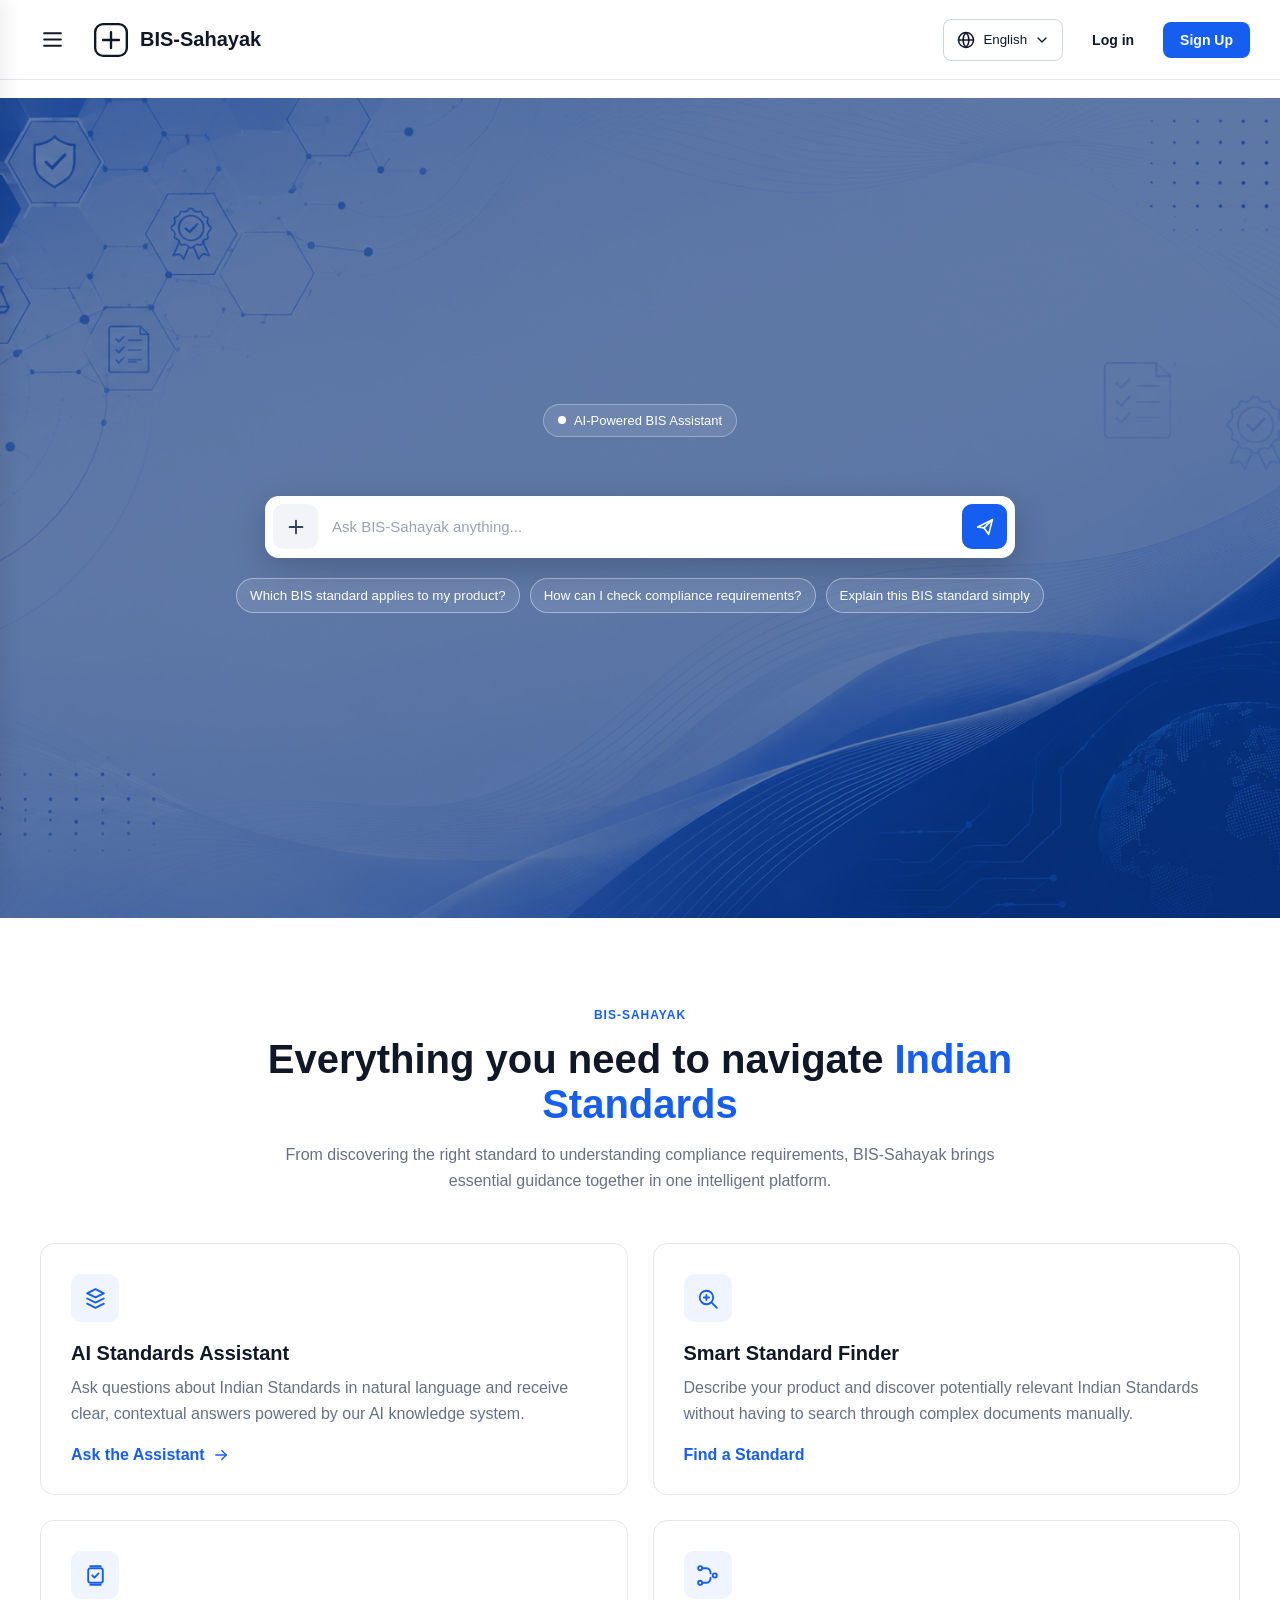
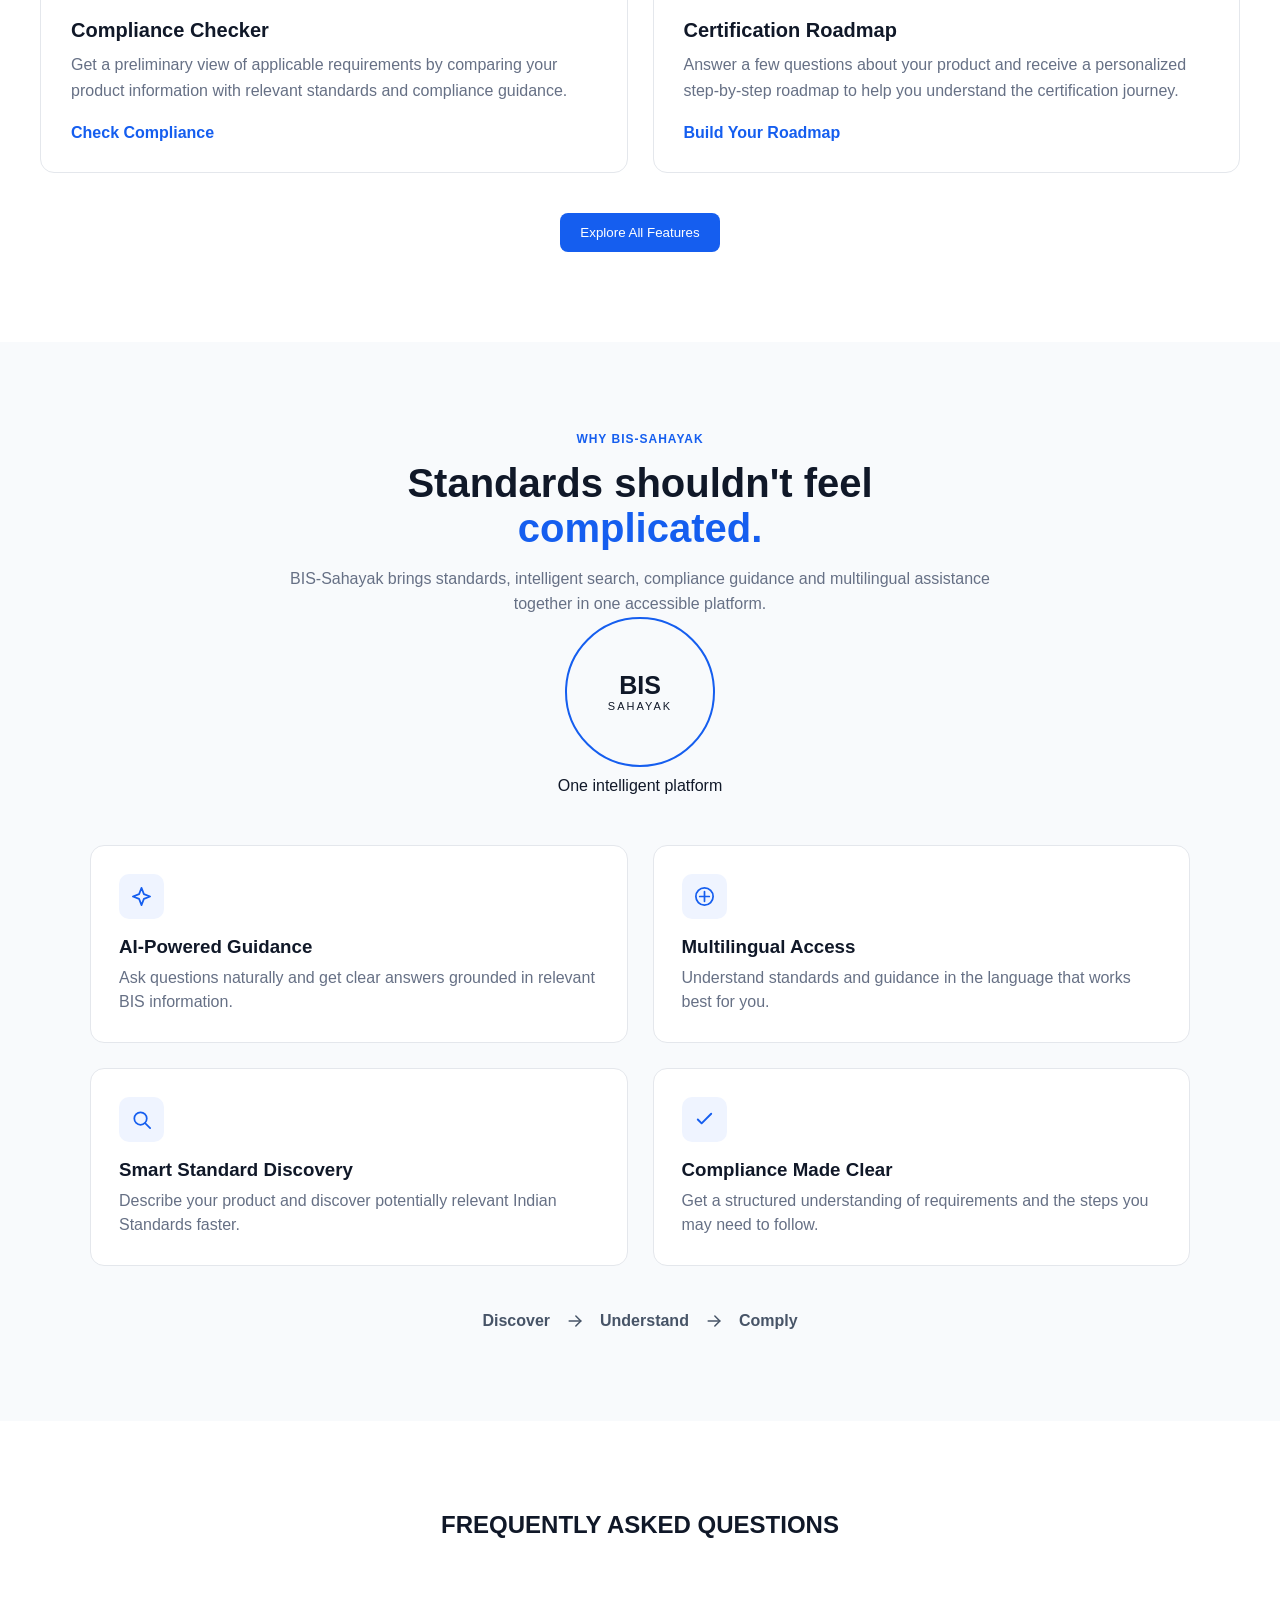
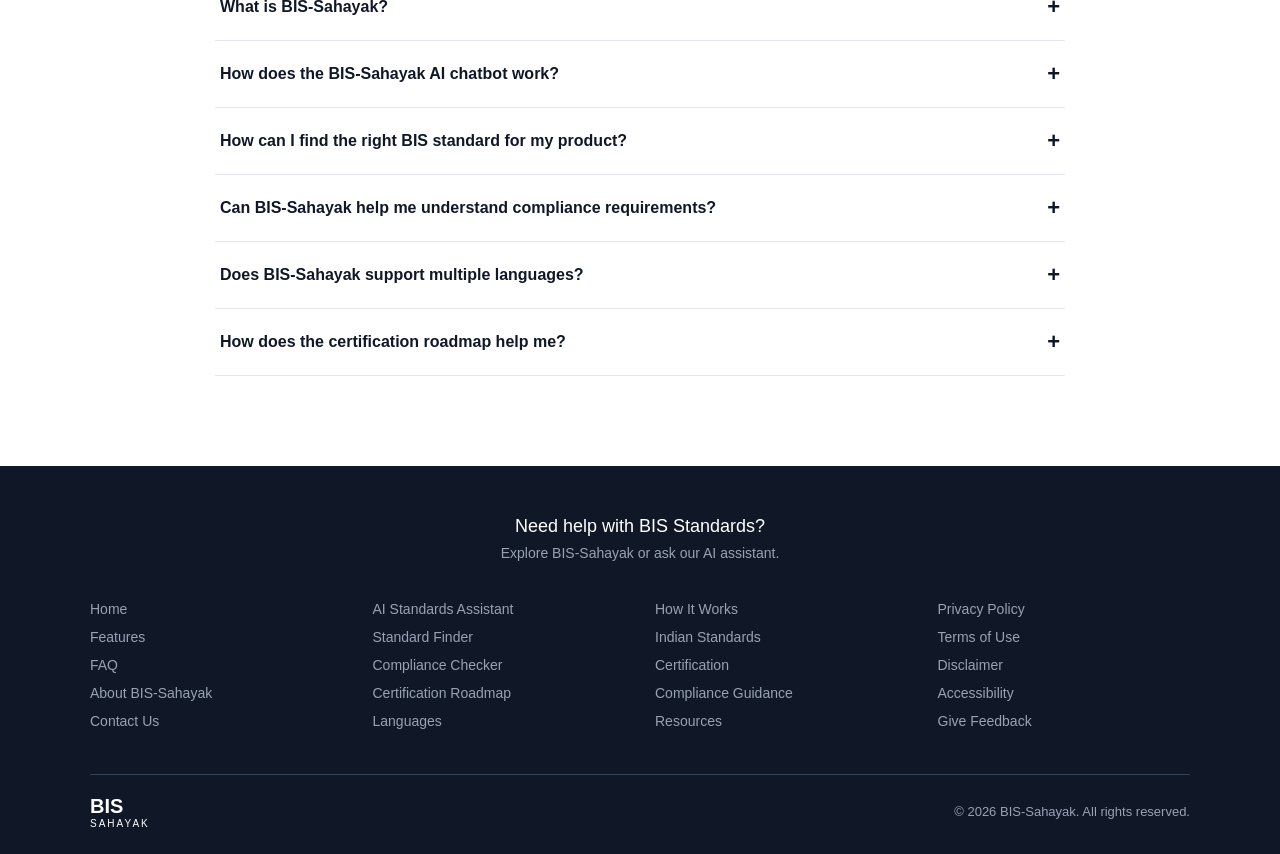
<file: index.html>
N<!DOCTYPE html>
<html lang="en">

<head>
    <meta charset="UTF-8">
    <meta name="viewport" content="width=device-width, initial-scale=1.0">

    <title>BIS-Sahayak</title>

    <link rel="stylesheet" href="style.css">
</head>

<body>

    <!-- =========================================================
         HEADER / NAVBAR
    ========================================================== -->

    <header class="nav">

        <!-- Hamburger -->
        <button class="hamburger" type="button" aria-label="Open menu" aria-controls="sidebar" aria-expanded="false">

            <svg viewBox="0 0 24 24" fill="none">

                <path d="M4 6H20" stroke="currentColor" stroke-width="2" stroke-linecap="round" />

                <path d="M4 12H20" stroke="currentColor" stroke-width="2" stroke-linecap="round" />

                <path d="M4 18H20" stroke="currentColor" stroke-width="2" stroke-linecap="round" />

            </svg>

        </button>


        <!-- Logo -->
        <a href="#hero" class="nav-logo" data-scroll="hero">

            <svg class="logo-icon" viewBox="0 0 48 48" fill="none" xmlns="http://www.w3.org/2000/svg">

                <rect x="4" y="4" width="40" height="40" rx="10" stroke="currentColor" stroke-width="3" />

                <path d="M14 24H34" stroke="currentColor" stroke-width="3" stroke-linecap="round" />

                <path d="M24 14V34" stroke="currentColor" stroke-width="3" stroke-linecap="round" />

            </svg>

            <span>BIS-Sahayak</span>

        </a>


        <!-- Right side -->
        <div class="nav-actions">

            <!-- Language -->
            <button class="language-btn" type="button">

                <svg viewBox="0 0 24 24" fill="none" xmlns="http://www.w3.org/2000/svg">

                    <circle cx="12" cy="12" r="9" stroke="currentColor" stroke-width="1.8" />

                    <path d="M3 12H21" stroke="currentColor" stroke-width="1.8" stroke-linecap="round" />

                    <path d="M12 3C14.5 5.5 15.5 8.5 15.5 12C15.5 15.5 14.5 18.5 12 21" stroke="currentColor"
                        stroke-width="1.8" />

                    <path d="M12 3C9.5 5.5 8.5 8.5 8.5 12C8.5 15.5 9.5 18.5 12 21" stroke="currentColor"
                        stroke-width="1.8" />

                </svg>

                <span class="language-text">English</span>

                <svg class="chevron" viewBox="0 0 24 24" fill="none" xmlns="http://www.w3.org/2000/svg">

                    <path d="M6 9L12 15L18 9" stroke="currentColor" stroke-width="2" stroke-linecap="round"
                        stroke-linejoin="round" />

                </svg>

            </button>


            <!-- Language menu -->
            <div class="language-menu" role="menu">

                <button class="language-option" data-language="English" type="button">
                    English
                </button>

                <button class="language-option" data-language="हिन्दी" type="button">
                    हिन्दी
                </button>

                <button class="language-option" data-language="বাংলা" type="button">
                    বাংলা
                </button>

            </div>


            <!-- Login -->
            <a href="login.html" class="login-btn">
                Log in
            </a>


            <!-- Sign Up -->
            <a href="signup.html" class="signup-btn">
                Sign Up
            </a>

        </div>

    </header>


    <!-- =========================================================
         SIDEBAR
    ========================================================== -->
    <aside class="left_border" id="sidebar" aria-label="Main navigation">

        <!-- Close button -->
        <button class="close-menu close-btn" type="button" aria-label="Close menu">

            <svg viewBox="0 0 24 24" fill="none">

                <path d="M6 6L18 18" stroke="currentColor" stroke-width="2" stroke-linecap="round" />

                <path d="M18 6L6 18" stroke="currentColor" stroke-width="2" stroke-linecap="round" />

            </svg>

        </button>


        <div class="sidebar-menu">

            <!-- HOME -->
            <a href="index.html#hero" class="menu-item active" data-scroll="hero">

                <svg viewBox="0 0 24 24" fill="none">

                    <path d="M3 10.5L12 3L21 10.5V20H14V14H10V20H3V10.5Z" stroke="currentColor" stroke-width="1.8"
                        stroke-linejoin="round" />

                </svg>

                <span>Home</span>

            </a>


            <!-- AI ASSISTANT -->
            <a href="index.html#hero" class="menu-item" data-scroll="hero">

                <svg viewBox="0 0 24 24" fill="none">

                    <path
                        d="M3 11C3 6.58 7.03 3 12 3C16.97 3 21 6.58 21 11C21 15.74 16.97 19.32 12 19.32C10.98 19.32 10 19.17 9.08 18.9L5 21L6.2 16.82C4.24 15.49 3 13.38 3 11Z"
                        stroke="currentColor" stroke-width="1.8" stroke-linecap="round" />

                </svg>

                <span>AI Assistant</span>

            </a>


            <div class="menu-heading">
                BIS SERVICES
            </div>


            <!-- STANDARD FINDER -->
            <a href="standard_finder.html" class="menu-item standard-finder-link">

                <svg viewBox="0 0 24 24" fill="none">

                    <circle cx="11" cy="11" r="7" stroke="currentColor" stroke-width="1.8" />

                    <path d="M16.5 16.5L21 21" stroke="currentColor" stroke-width="1.8" stroke-linecap="round" />

                </svg>

                <span>Standard Finder</span>

            </a>


            <!-- COMPLIANCE CHECKER -->
            <a href="compliance.html" class="menu-item compliance-link">

                <svg viewBox="0 0 24 24" fill="none">

                    <path d="M6 3H14L19 8V21H6V3Z" stroke="currentColor" stroke-width="1.8" stroke-linejoin="round" />

                    <path d="M14 3V8H19" stroke="currentColor" stroke-width="1.8" />

                    <path d="M9 13L11 15L15 11" stroke="currentColor" stroke-width="1.8" stroke-linecap="round"
                        stroke-linejoin="round" />

                </svg>

                <span>Compliance Checker</span>

            </a>


            <!-- CERTIFICATION ROADMAP -->
            <a href="roadmap.html" class="menu-item roadmap-link">

                <svg viewBox="0 0 24 24" fill="none">

                    <circle cx="5" cy="5" r="2" stroke="currentColor" stroke-width="1.8" />

                    <circle cx="19" cy="12" r="2" stroke="currentColor" stroke-width="1.8" />

                    <circle cx="5" cy="19" r="2" stroke="currentColor" stroke-width="1.8" />

                    <path d="M7 5H12L17 12" stroke="currentColor" stroke-width="1.8" />

                    <path d="M7 19H12L17 12" stroke="currentColor" stroke-width="1.8" />

                </svg>

                <span>Certification Roadmap</span>

            </a>


            <!-- BIS SERVICES -->
            <a href="index.html#features" class="menu-item" data-scroll="features">

                <svg viewBox="0 0 24 24" fill="none">

                    <path d="M4 20V9L12 4L20 9V20" stroke="currentColor" stroke-width="1.8" stroke-linejoin="round" />

                    <path d="M8 20V13H16V20" stroke="currentColor" stroke-width="1.8" />

                </svg>

                <span>BIS Services</span>

            </a>


            <div class="menu-heading">
                YOUR ACTIVITY
            </div>


            <!-- CHAT HISTORY -->
            <a href="index.html#why-bis" class="menu-item" data-scroll="why-bis">

                <svg viewBox="0 0 24 24" fill="none">

                    <path d="M4 5H20V17H8L4 21V5Z" stroke="currentColor" stroke-width="1.8" stroke-linejoin="round" />

                </svg>

                <span>Chat History</span>

            </a>


            <!-- MY REPORTS -->
            <a href="index.html#features" class="menu-item" data-scroll="features">

                <svg viewBox="0 0 24 24" fill="none">

                    <path d="M6 3H14L19 8V21H6V3Z" stroke="currentColor" stroke-width="1.8" stroke-linejoin="round" />

                    <path d="M14 3V8H19" stroke="currentColor" stroke-width="1.8" />

                </svg>

                <span>My Reports</span>

            </a>


            <!-- SAVED STANDARDS -->
            <a href="index.html#faq" class="menu-item" data-scroll="faq">

                <svg viewBox="0 0 24 24" fill="none">

                    <path
                        d="M12 3.5L14.6 8.8L20.5 9.7L16.25 13.8L17.25 19.6L12 16.8L6.75 19.6L7.75 13.8L3.5 9.7L9.4 8.8L12 3.5Z"
                        stroke="currentColor" stroke-width="1.8" stroke-linejoin="round" />

                </svg>

                <span>Saved Standards</span>

            </a>


            <div class="menu-heading">
                INFORMATION
            </div>


            <!-- ABOUT -->
            <a href="index.html" class="menu-item">

                <svg viewBox="0 0 24 24" fill="none">

                    <circle cx="12" cy="12" r="9" stroke="currentColor" stroke-width="1.8" />

                    <path d="M12 11V17" stroke="currentColor" stroke-width="1.8" stroke-linecap="round" />

                    <circle cx="12" cy="7.5" r="1" fill="currentColor" />

                </svg>

                <span>About BIS-Sahayak</span>

            </a>


            <!-- HOW IT WORKS -->
            <a href="index.html#features" class="menu-item">

                <svg viewBox="0 0 24 24" fill="none">

                    <circle cx="12" cy="12" r="9" stroke="currentColor" stroke-width="1.8" />

                    <path
                        d="M9.5 9C9.5 7.9 10.4 7 11.5 7H13C14.1 7 15 7.9 15 9C15 10.1 14.1 11 13 11H11.5C10.4 11 9.5 11.9 9.5 13C9.5 14.1 10.4 15 11.5 15H13C14.1 15 15 14.1 15 15"
                        stroke="currentColor" stroke-width="1.8" stroke-linecap="round" />

                    <path d="M12 6V18" stroke="currentColor" stroke-width="1.8" stroke-linecap="round" />

                </svg>

                <span>How It Works</span>

            </a>


            <!-- FAQ -->
            <a href="index.html#faq" class="menu-item" data-scroll="faq">

                <svg viewBox="0 0 24 24" fill="none">

                    <circle cx="12" cy="12" r="9" stroke="currentColor" stroke-width="1.8" />

                    <path
                        d="M9.5 9C9.5 7.6 10.6 6.5 12 6.5C13.4 6.5 14.5 7.6 14.5 9C14.5 10.2 13.8 10.8 12.8 11.4C11.8 12 11.5 12.6 11.5 14"
                        stroke="currentColor" stroke-width="1.8" stroke-linecap="round" />

                    <circle cx="11.5" cy="17" r="1" fill="currentColor" />

                </svg>

                <span>Help &amp; FAQ</span>

            </a>

        </div>

    </aside>

    <!-- =========================================================
         SIDEBAR OVERLAY
    ========================================================== -->

    <div class="sidebar-overlay" aria-hidden="true">
    </div>


    <main class="right_border">

        <!-- =====================================================
         HERO
    ====================================================== -->

        <section class="hero" id="hero">

            <div class="hero-overlay"></div>

            <div class="hero-content">

                <!-- AI ASSISTANT BADGE -->
                <div class="hero-badge">
                    <span class="badge-dot"></span>
                    AI-Powered BIS Assistant
                </div>


                <!-- =================================================
                 CHATBOT
            ================================================= -->

                <div class="chat-wrapper">

                    <!-- CHAT MESSAGES -->
                    <div class="chat-messages" aria-live="polite">
                    </div>


                    <!-- =================================================
                     CHAT BOX
                ================================================= -->

                    <div class="chat-box">

                        <!-- PLUS BUTTON -->

                        <button class="chat-action plus-btn" type="button" aria-label="Add attachment">

                            <svg viewBox="0 0 24 24" fill="none">

                                <path d="M12 5V19" stroke="currentColor" stroke-width="2" stroke-linecap="round" />

                                <path d="M5 12H19" stroke="currentColor" stroke-width="2" stroke-linecap="round" />

                            </svg>

                        </button>


                        <!-- MESSAGE INPUT -->

                        <input type="text" class="chat-input" placeholder="Ask BIS-Sahayak anything..."
                            autocomplete="off">


                        <!-- SEND BUTTON -->

                        <button class="send-btn" type="button" aria-label="Send">

                            <svg viewBox="0 0 24 24" fill="none">

                                <path d="M4 12L20 4L16 20L11 13L4 12Z" stroke="currentColor" stroke-width="1.8"
                                    stroke-linejoin="round" />

                                <path d="M11 13L20 4" stroke="currentColor" stroke-width="1.8" stroke-linecap="round" />

                            </svg>

                        </button>

                    </div>


                    <!-- =================================================
                     ATTACHMENT POPUP
                ================================================== -->

                    <div class="attachment-popup upload-popup">

                        <!-- IMAGE -->

                        <button class="popup-option" data-upload="image" type="button">

                            <svg viewBox="0 0 24 24" fill="none">

                                <rect x="3" y="5" width="18" height="14" rx="2" stroke="currentColor"
                                    stroke-width="1.8" />

                                <circle cx="8" cy="10" r="1.5" stroke="currentColor" stroke-width="1.8" />

                                <path d="M4 17L9 12L13 16L16 13L20 17" stroke="currentColor" stroke-width="1.8"
                                    stroke-linejoin="round" />

                            </svg>

                            <span>Upload Image</span>

                        </button>


                        <!-- DOCUMENT -->

                        <button class="popup-option" data-upload="document" type="button">

                            <svg viewBox="0 0 24 24" fill="none">

                                <path d="M6 3H14L19 8V21H6V3Z" stroke="currentColor" stroke-width="1.8"
                                    stroke-linejoin="round" />

                                <path d="M14 3V8H19" stroke="currentColor" stroke-width="1.8" />

                            </svg>

                            <span>Upload Document</span>

                        </button>


                        <!-- FILE -->

                        <button class="popup-option" data-upload="file" type="button">

                            <svg viewBox="0 0 24 24" fill="none">

                                <path d="M12 3V15" stroke="currentColor" stroke-width="1.8" stroke-linecap="round" />

                                <path d="M7 10L12 15L17 10" stroke="currentColor" stroke-width="1.8"
                                    stroke-linecap="round" stroke-linejoin="round" />

                                <path d="M5 21H19" stroke="currentColor" stroke-width="1.8" stroke-linecap="round" />

                            </svg>

                            <span>Upload File</span>

                        </button>

                    </div>


                    <!-- =================================================
                     HIDDEN FILE INPUTS
                ================================================== -->

                    <input class="file-input" id="imageUpload" type="file" accept="image/*" hidden>

                    <input class="file-input" id="documentUpload" type="file" accept=".pdf,.doc,.docx,.txt" hidden>

                    <input class="file-input" id="fileUpload" type="file" hidden>

                </div>


                <!-- =================================================
                 FOLLOW-UP QUESTIONS
            ================================================== -->

                <div class="follow-up">

                    <div class="question-list">

                        <button class="question-chip">
                            Which BIS standard applies to my product?
                        </button>

                        <button class="question-chip">
                            How can I check compliance requirements?
                        </button>

                        <button class="question-chip">
                            Explain this BIS standard simply
                        </button>

                    </div>

                </div>

            </div>

        </section>

    </main>


<!-- =====================================================
     FEATURES
====================================================== -->

<section class="features-section" id="features">

    <div class="features-container">

        <div class="features-heading">

            <span class="section-label">
                BIS-SAHAYAK
            </span>

            <h2>
                Everything you need to navigate
                <span>Indian Standards</span>
            </h2>

            <p>
                From discovering the right standard to understanding
                compliance requirements, BIS-Sahayak brings essential
                guidance together in one intelligent platform.
            </p>

        </div>


        <div class="features-grid">


            <!-- =================================================
                 CARD 1 - AI STANDARDS ASSISTANT
            ================================================== -->

            <a href="#hero"
               class="feature-card"
               data-scroll="hero">

                <div class="feature-icon">

                    <svg viewBox="0 0 24 24" fill="none">

                        <path
                            d="M12 3L4 7L12 11L20 7L12 3Z"
                            stroke="currentColor"
                            stroke-width="1.8"
                            stroke-linejoin="round" />

                        <path
                            d="M4 12L12 16L20 12"
                            stroke="currentColor"
                            stroke-width="1.8"
                            stroke-linecap="round"
                            stroke-linejoin="round" />

                        <path
                            d="M4 17L12 21L20 17"
                            stroke="currentColor"
                            stroke-width="1.8"
                            stroke-linecap="round"
                            stroke-linejoin="round" />

                    </svg>

                </div>

                <h3>
                    AI Standards Assistant
                </h3>

                <p>
                    Ask questions about Indian Standards in natural
                    language and receive clear, contextual answers
                    powered by our AI knowledge system.
                </p>

                <span class="feature-link">

                    Ask the Assistant

                    <svg viewBox="0 0 24 24" fill="none">

                        <path
                            d="M5 12H19"
                            stroke="currentColor"
                            stroke-width="1.8"
                            stroke-linecap="round" />

                        <path
                            d="M13 6L19 12L13 18"
                            stroke="currentColor"
                            stroke-width="1.8"
                            stroke-linecap="round"
                            stroke-linejoin="round" />

                    </svg>

                </span>

            </a>


            <!-- =================================================
                 CARD 2 - STANDARD FINDER
            ================================================== -->

            <a href="standard_finder.html"
               class="feature-card">

                <div class="feature-icon">

                    <svg viewBox="0 0 24 24" fill="none">

                        <circle
                            cx="11"
                            cy="11"
                            r="6.5"
                            stroke="currentColor"
                            stroke-width="1.8" />

                        <path
                            d="M16 16L21 21"
                            stroke="currentColor"
                            stroke-width="1.8"
                            stroke-linecap="round" />

                        <path
                            d="M8.5 11H13.5"
                            stroke="currentColor"
                            stroke-width="1.8"
                            stroke-linecap="round" />

                        <path
                            d="M11 8.5V13.5"
                            stroke="currentColor"
                            stroke-width="1.8"
                            stroke-linecap="round" />

                    </svg>

                </div>

                <h3>
                    Smart Standard Finder
                </h3>

                <p>
                    Describe your product and discover potentially
                    relevant Indian Standards without having to search
                    through complex documents manually.
                </p>

                <span class="feature-link">

                    Find a Standard

                </span>

            </a>


            <!-- =================================================
                 CARD 3 - COMPLIANCE CHECKER
            ================================================== -->

            <a href="compliance.html"
               class="feature-card">

                <div class="feature-icon">

                    <svg viewBox="0 0 24 24" fill="none">

                        <path
                            d="M7 3H17"
                            stroke="currentColor"
                            stroke-width="1.8"
                            stroke-linecap="round" />

                        <path
                            d="M7 21H17"
                            stroke="currentColor"
                            stroke-width="1.8"
                            stroke-linecap="round" />

                        <rect
                            x="5"
                            y="5"
                            width="14"
                            height="14"
                            rx="2"
                            stroke="currentColor"
                            stroke-width="1.8" />

                        <path
                            d="M9 12L11 14L15 10"
                            stroke="currentColor"
                            stroke-width="1.8"
                            stroke-linecap="round"
                            stroke-linejoin="round" />

                    </svg>

                </div>

                <h3>
                    Compliance Checker
                </h3>

                <p>
                    Get a preliminary view of applicable requirements
                    by comparing your product information with relevant
                    standards and compliance guidance.
                </p>

                <span class="feature-link">

                    Check Compliance

                </span>

            </a>


            <!-- =================================================
                 CARD 4 - CERTIFICATION ROADMAP
            ================================================== -->

            <a href="roadmap.html"
               class="feature-card">

                <div class="feature-icon">

                    <svg viewBox="0 0 24 24" fill="none">

                        <circle
                            cx="5"
                            cy="5"
                            r="2"
                            stroke="currentColor"
                            stroke-width="1.8" />

                        <circle
                            cx="19"
                            cy="12"
                            r="2"
                            stroke="currentColor"
                            stroke-width="1.8" />

                        <circle
                            cx="5"
                            cy="19"
                            r="2"
                            stroke="currentColor"
                            stroke-width="1.8" />

                        <path
                            d="M7 5H11C14 5 15 8 15 10"
                            stroke="currentColor"
                            stroke-width="1.8"
                            stroke-linecap="round" />

                        <path
                            d="M15 14C15 16 14 19 11 19H7"
                            stroke="currentColor"
                            stroke-width="1.8"
                            stroke-linecap="round" />

                    </svg>

                </div>

                <h3>
                    Certification Roadmap
                </h3>

                <p>
                    Answer a few questions about your product and receive
                    a personalized step-by-step roadmap to help you
                    understand the certification journey.
                </p>

                <span class="feature-link">

                    Build Your Roadmap

                </span>

            </a>

        </div>


        <button class="features-button" type="button">

            Explore All Features

        </button>

    </div>

</section>

    <!-- =====================================================
             WHY BIS-SAHAYAK
        ====================================================== -->

    <section class="why-section" id="why-bis">

        <div class="why-container">

            <div class="why-heading">

                <span class="why-label">
                    WHY BIS-SAHAYAK
                </span>

                <h2>
                    Standards shouldn't feel
                    <span>complicated.</span>
                </h2>

                <p>
                    BIS-Sahayak brings standards, intelligent search,
                    compliance guidance and multilingual assistance
                    together in one accessible platform.
                </p>

            </div>


            <div class="why-center">

                <div class="center-ring">

                    <div class="center-logo">

                        <span class="logo-bis">
                            BIS
                        </span>

                        <span class="logo-sahayak">
                            SAHAYAK
                        </span>

                    </div>

                </div>

                <span>
                    One intelligent platform
                </span>

            </div>


            <div class="why-features">

                <div class="why-card why-card-left-top">

                    <div class="why-card-icon">

                        <svg viewBox="0 0 24 24" fill="none">

                            <path d="M12 3L14.5 9.5L21 12L14.5 14.5L12 21L9.5 14.5L3 12L9.5 9.5L12 3Z"
                                stroke="currentColor" stroke-width="1.8" stroke-linejoin="round" />

                        </svg>

                    </div>

                    <h3>
                        AI-Powered Guidance
                    </h3>

                    <p>
                        Ask questions naturally and get clear answers
                        grounded in relevant BIS information.
                    </p>

                </div>


                <div class="why-card why-card-right-top">

                    <div class="why-card-icon">

                        <svg viewBox="0 0 24 24" fill="none">

                            <circle cx="12" cy="12" r="9" stroke="currentColor" stroke-width="1.8" />

                            <path d="M7 12H17" stroke="currentColor" stroke-width="1.8" stroke-linecap="round" />

                            <path d="M12 7V17" stroke="currentColor" stroke-width="1.8" stroke-linecap="round" />

                        </svg>

                    </div>

                    <h3>
                        Multilingual Access
                    </h3>

                    <p>
                        Understand standards and guidance in the language
                        that works best for you.
                    </p>

                </div>





                <div class="why-card why-card-left-bottom">

                    <div class="why-card-icon">

                        <svg viewBox="0 0 24 24" fill="none">

                            <circle cx="11" cy="11" r="6.5" stroke="currentColor" stroke-width="1.8" />

                            <path d="M16 16L21 21" stroke="currentColor" stroke-width="1.8" stroke-linecap="round" />

                        </svg>

                    </div>

                    <h3>
                        Smart Standard Discovery
                    </h3>

                    <p>
                        Describe your product and discover potentially
                        relevant Indian Standards faster.
                    </p>

                </div>


                <div class="why-card why-card-right-bottom">

                    <div class="why-card-icon">

                        <svg viewBox="0 0 24 24" fill="none">

                            <path d="M5 12L9 16L19 6" stroke="currentColor" stroke-width="2" stroke-linecap="round"
                                stroke-linejoin="round" />

                        </svg>

                    </div>

                    <h3>
                        Compliance Made Clear
                    </h3>

                    <p>
                        Get a structured understanding of requirements
                        and the steps you may need to follow.
                    </p>

                </div>

            </div>


            <div class="why-bottom">

                <span>Discover</span>

                <svg viewBox="0 0 24 24" fill="none">

                    <path d="M5 12H19" stroke="currentColor" stroke-width="1.8" stroke-linecap="round" />

                    <path d="M13 6L19 12L13 18" stroke="currentColor" stroke-width="1.8" stroke-linecap="round"
                        stroke-linejoin="round" />

                </svg>

                <span>Understand</span>

                <svg viewBox="0 0 24 24" fill="none">

                    <path d="M5 12H19" stroke="currentColor" stroke-width="1.8" stroke-linecap="round" />

                    <path d="M13 6L19 12L13 18" stroke="currentColor" stroke-width="1.8" stroke-linecap="round"
                        stroke-linejoin="round" />

                </svg>

                <span>Comply</span>

            </div>

        </div>

    </section>


    <!-- =====================================================
             FAQ
        ====================================================== -->

    <section class="faq" id="faq">

        <h2>
            FREQUENTLY ASKED QUESTIONS
        </h2>


        <div class="faqbox">

            <div class="faq-question">

                <span>
                    What is BIS-Sahayak?
                </span>

                <span class="faq-icon">
                    +
                </span>

            </div>

            <div class="faq-answer">

                BIS-Sahayak is an intelligent platform designed to help
                users discover, understand and navigate BIS standards,
                compliance requirements and certification information.

            </div>

        </div>


        <div class="faqbox">

            <div class="faq-question">

                <span>
                    How does the BIS-Sahayak AI chatbot work?
                </span>

                <span class="faq-icon">
                    +
                </span>

            </div>

            <div class="faq-answer">

                The assistant is designed to retrieve relevant BIS
                information from its knowledge base and present it
                in a clear, contextual way.

            </div>

        </div>


        <div class="faqbox">

            <div class="faq-question">

                <span>
                    How can I find the right BIS standard for my product?
                </span>

                <span class="faq-icon">
                    +
                </span>

            </div>

            <div class="faq-answer">

                Describe your product and intended use. The Standard Finder
                can guide you toward potentially relevant BIS standards.

            </div>

        </div>


        <div class="faqbox">

            <div class="faq-question">

                <span>
                    Can BIS-Sahayak help me understand compliance requirements?
                </span>

                <span class="faq-icon">
                    +
                </span>

            </div>

            <div class="faq-answer">

                Yes. The Compliance Checker is designed to organize
                applicable requirements and present the steps in
                a clearer format.

            </div>

        </div>


        <div class="faqbox">

            <div class="faq-question">

                <span>
                    Does BIS-Sahayak support multiple languages?
                </span>

                <span class="faq-icon">
                    +
                </span>

            </div>

            <div class="faq-answer">

                The interface is designed with multilingual access
                in mind, starting with English, Hindi and Bengali.

            </div>

        </div>


        <div class="faqbox">

            <div class="faq-question">

                <span>
                    How does the certification roadmap help me?
                </span>

                <span class="faq-icon">
                    +
                </span>

            </div>

            <div class="faq-answer">

                The roadmap asks relevant questions about your product
                and creates a structured view of the possible
                certification journey.

            </div>

        </div>

    </section>


    <!-- =====================================================
             FOOTER
        ====================================================== -->

    <footer>

        <div class="question">

            Need help with BIS Standards?

            <span>
                Explore BIS-Sahayak or ask our AI assistant.
            </span>

        </div>


        <div class="footer">

            <div class="footer-item">

                <a href="#hero">Home</a>
                <a href="#features">Features</a>
                <a href="#faq">FAQ</a>
                <a href="#about">About BIS-Sahayak</a>
                <a href="#contact">Contact Us</a>

            </div>


            <div class="footer-item">

                <a href="#assistant">
                    AI Standards Assistant
                </a>

                <a href="#standard-finder">
                    Standard Finder
                </a>

                <a href="#compliance">
                    Compliance Checker
                </a>

                <a href="#roadmap">
                    Certification Roadmap
                </a>

                <a href="#languages">
                    Languages
                </a>

            </div>


            <div class="footer-item">

                <a href="#how-it-works">
                    How It Works
                </a>

                <a href="#standards">
                    Indian Standards
                </a>

                <a href="#certification">
                    Certification
                </a>

                <a href="#compliance">
                    Compliance Guidance
                </a>

                <a href="#resources">
                    Resources
                </a>

            </div>


            <div class="footer-item">

                <a href="#privacy">
                    Privacy Policy
                </a>

                <a href="#terms">
                    Terms of Use
                </a>

                <a href="#disclaimer">
                    Disclaimer
                </a>

                <a href="#accessibility">
                    Accessibility
                </a>

                <a href="#feedback">
                    Give Feedback
                </a>

            </div>

        </div>


        <div class="footer-bottom">

            <div class="footer-logo">

                <strong>BIS</strong>

                <span>
                    SAHAYAK
                </span>

            </div>

            <p>
                © 2026 BIS-Sahayak. All rights reserved.
            </p>

        </div>

    </footer>

    </main>


    <!-- =========================================================
         JAVASCRIPT
    ========================================================== -->

    <script src="script.js"></script>

</body>

</html>
</file>
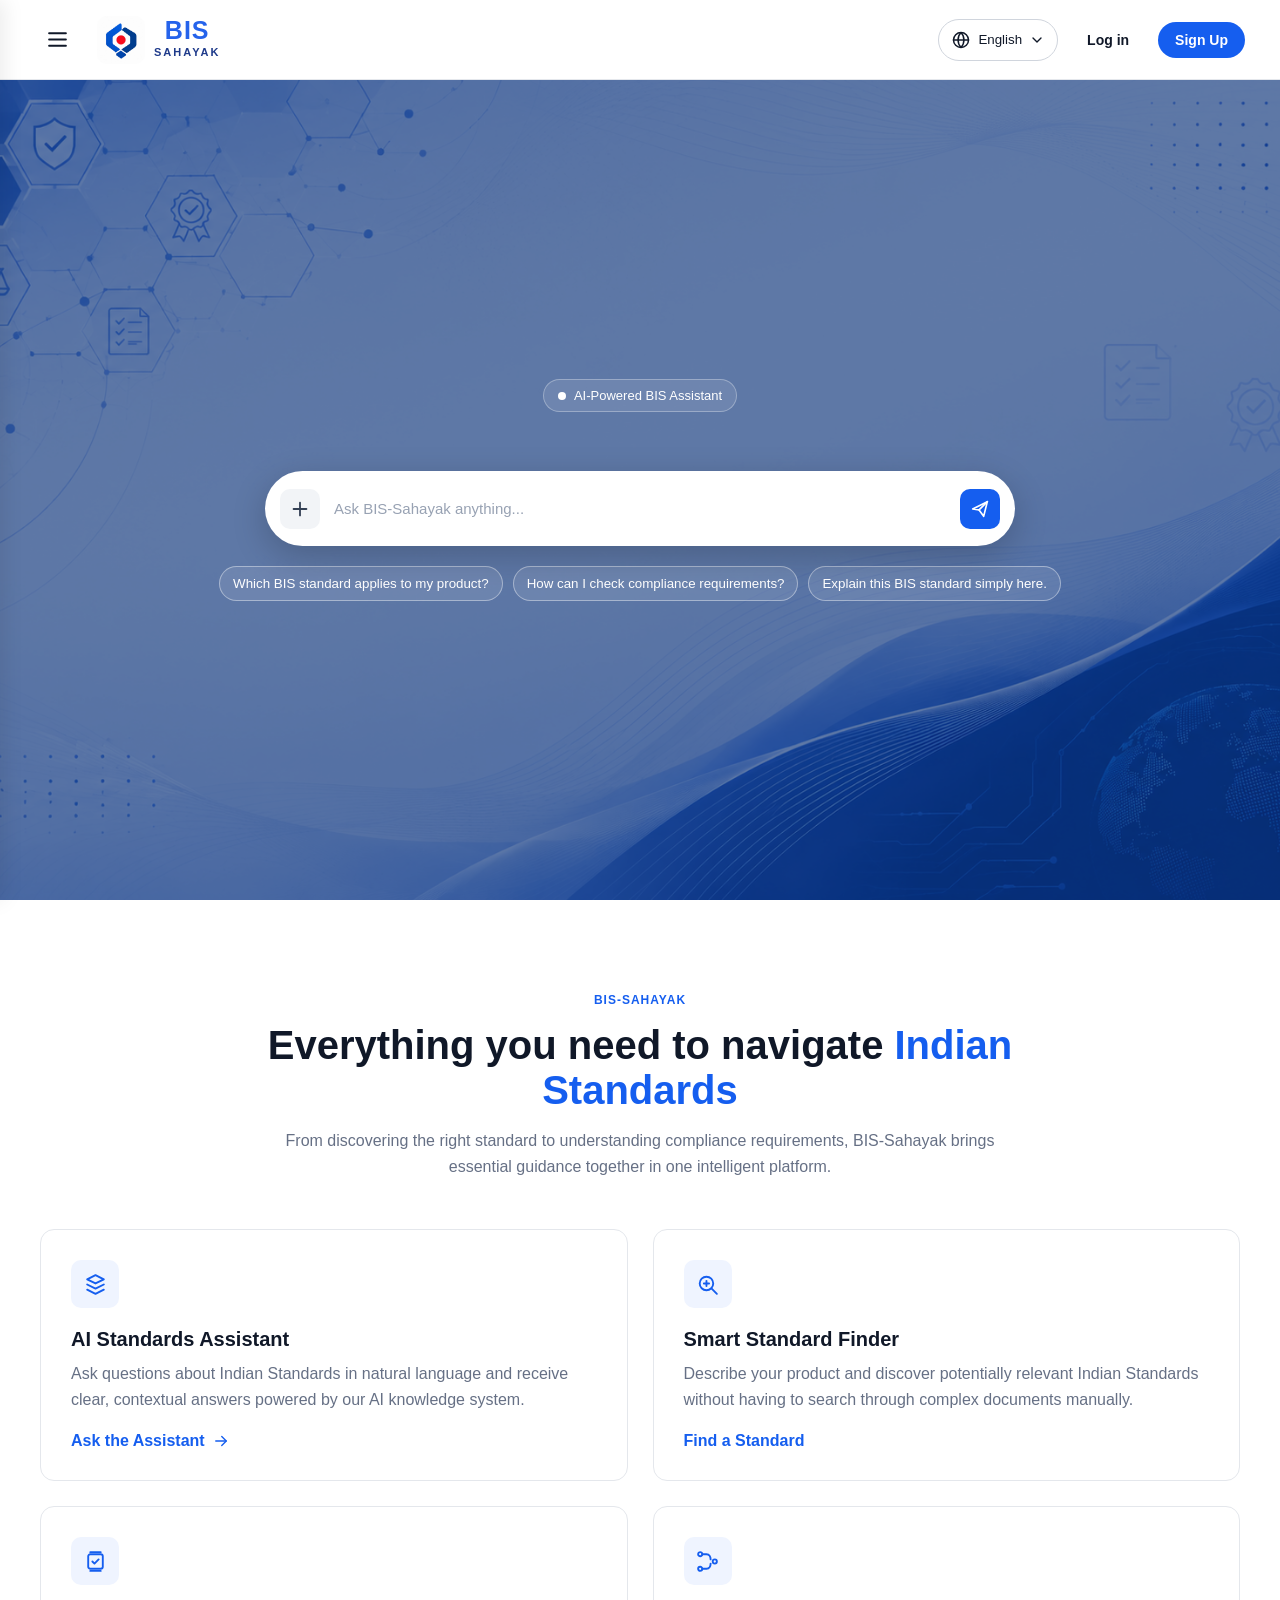
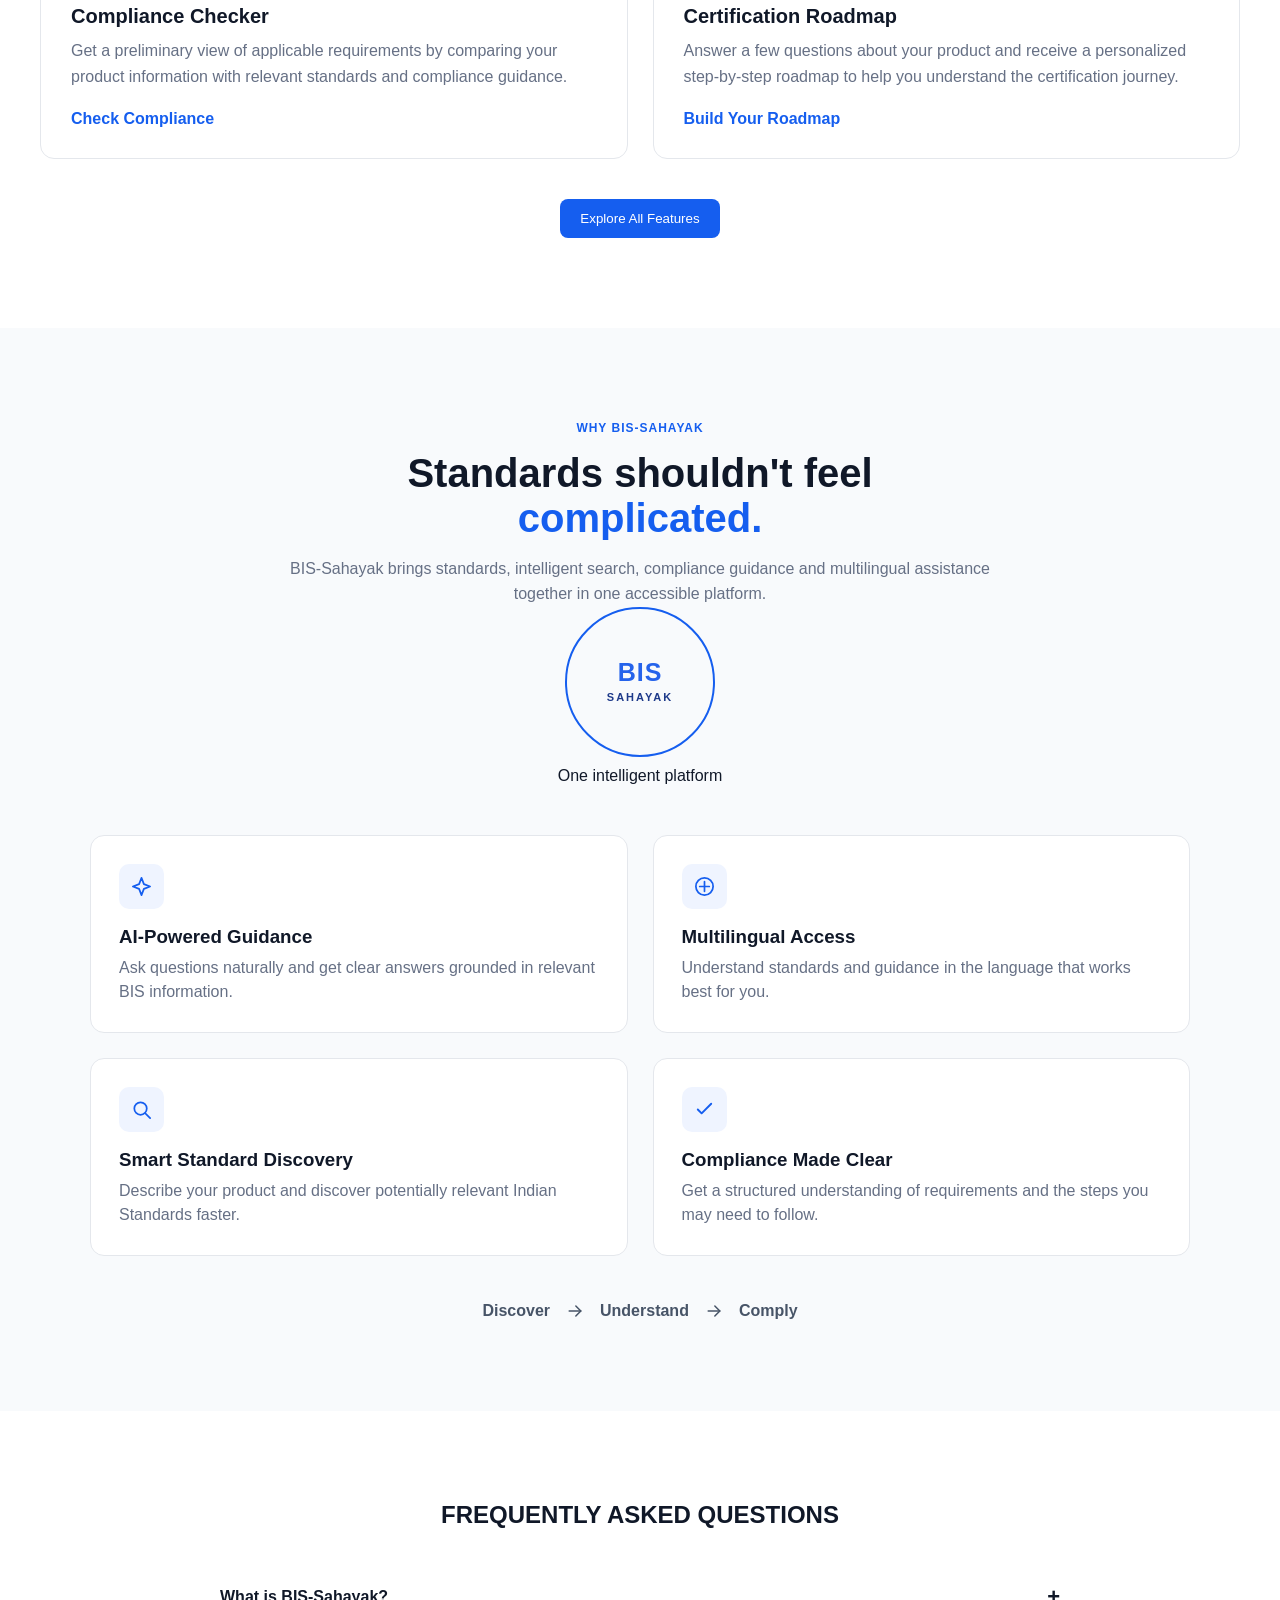
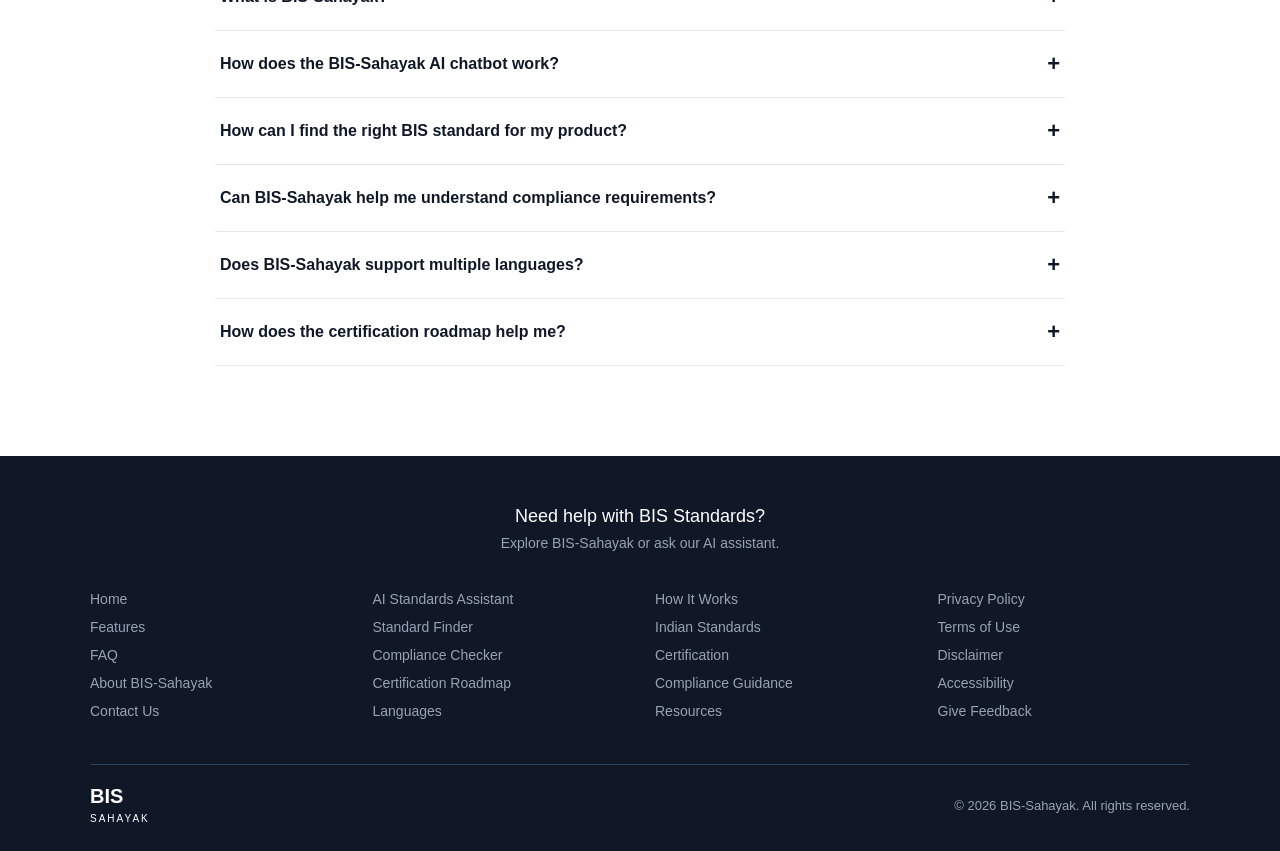
<file: Frontend/index.html>
<!DOCTYPE html>
<html lang="en">

<head>
    <meta charset="UTF-8">
    <meta name="viewport" content="width=device-width, initial-scale=1.0">

    <title>BIS-Sahayak</title>

    <link rel="stylesheet" href="style.css">
</head>

<body>

    <!-- =========================================================
         HEADER / NAVBAR
    ========================================================== -->

    <header class="nav">

        <!-- Hamburger -->
        <button class="hamburger" type="button" aria-label="Open menu" aria-controls="sidebar" aria-expanded="false">

            <svg viewBox="0 0 24 24" fill="none">

                <path d="M4 6H20" stroke="currentColor" stroke-width="2" stroke-linecap="round" />

                <path d="M4 12H20" stroke="currentColor" stroke-width="2" stroke-linecap="round" />

                <path d="M4 18H20" stroke="currentColor" stroke-width="2" stroke-linecap="round" />

            </svg>

        </button>


        <!-- Logo -->

        <img src="images/bis sahayak logo.jpeg" alt="BIS-Sahayak" class="logo-image">
     
        <a href="#hero" class="nav-logo" data-scroll="hero">

            

            <span class="logo-bis">BIS</span>
            <span class="logo-sahayak">SAHAYAK</span>

        </a>


        <!-- Right side -->
        <div class="nav-actions">

            <!-- Language -->
            <button class="language-btn" type="button">

                <svg viewBox="0 0 24 24" fill="none" xmlns="http://www.w3.org/2000/svg">

                    <circle cx="12" cy="12" r="9" stroke="currentColor" stroke-width="1.8" />

                    <path d="M3 12H21" stroke="currentColor" stroke-width="1.8" stroke-linecap="round" />

                    <path d="M12 3C14.5 5.5 15.5 8.5 15.5 12C15.5 15.5 14.5 18.5 12 21" stroke="currentColor"
                        stroke-width="1.8" />

                    <path d="M12 3C9.5 5.5 8.5 8.5 8.5 12C8.5 15.5 9.5 18.5 12 21" stroke="currentColor"
                        stroke-width="1.8" />

                </svg>

                <span class="language-text">English</span>

                <svg class="chevron" viewBox="0 0 24 24" fill="none" xmlns="http://www.w3.org/2000/svg">

                    <path d="M6 9L12 15L18 9" stroke="currentColor" stroke-width="2" stroke-linecap="round"
                        stroke-linejoin="round" />

                </svg>

            </button>


            <!-- Language menu -->
            <div class="language-menu" role="menu">

                <button class="language-option" data-language="English" type="button">
                    English
                </button>

                <button class="language-option" data-language="हिन्दी" type="button">
                    हिन्दी
                </button>

                <button class="language-option" data-language="বাংলা" type="button">
                    বাংলা
                </button>

            </div>


            <!-- Login -->
            <a href="login.html" class="login-btn">
                Log in
            </a>


            <!-- Sign Up -->
            <a href="signup.html" class="signup-btn">
                Sign Up
            </a>

        </div>

    </header>


    <!-- =========================================================
         SIDEBAR
    ========================================================== -->
    <aside class="left_border" id="sidebar" aria-label="Main navigation">

          <div class="sidebar-header">

            <a href="index.html" class="sidebar-logo">

                <span class="logo-mark">
                    BIS
                </span>

                <span class="logo-text">
                    SAHAYAK
                </span>

            </a>

            <!-- Close button -->
            <button class="close-menu close-btn" type="button" aria-label="Close menu">

                <svg viewBox="0 0 24 24" fill="none">

                    <path d="M6 6L18 18" stroke="currentColor" stroke-width="2" stroke-linecap="round" />

                    <path d="M18 6L6 18" stroke="currentColor" stroke-width="2" stroke-linecap="round" />

                </svg>

            </button>
        </div>



        <div class="sidebar-menu">

            <!-- HOME -->
            <a href="index.html#hero" class="menu-item active" data-scroll="hero">

                <svg viewBox="0 0 24 24" fill="none">

                    <path d="M3 10.5L12 3L21 10.5V20H14V14H10V20H3V10.5Z" stroke="currentColor" stroke-width="1.8"
                        stroke-linejoin="round" />

                </svg>

                <span>Home</span>

            </a>


            <!-- AI ASSISTANT -->
            <a href="index.html#hero" class="menu-item" data-scroll="hero">

                <svg viewBox="0 0 24 24" fill="none">

                    <path
                        d="M3 11C3 6.58 7.03 3 12 3C16.97 3 21 6.58 21 11C21 15.74 16.97 19.32 12 19.32C10.98 19.32 10 19.17 9.08 18.9L5 21L6.2 16.82C4.24 15.49 3 13.38 3 11Z"
                        stroke="currentColor" stroke-width="1.8" stroke-linecap="round" />

                </svg>

                <span>AI Assistant</span>

            </a>


            <div class="menu-heading">
                BIS SERVICES
            </div>


            <!-- STANDARD FINDER -->
            <a href="standard_finder.html" class="menu-item standard-finder-link">

                <svg viewBox="0 0 24 24" fill="none">

                    <circle cx="11" cy="11" r="7" stroke="currentColor" stroke-width="1.8" />

                    <path d="M16.5 16.5L21 21" stroke="currentColor" stroke-width="1.8" stroke-linecap="round" />

                </svg>

                <span>Standard Finder</span>

            </a>


            <!-- COMPLIANCE CHECKER -->
            <a href="compliance.html" class="menu-item compliance-link">

                <svg viewBox="0 0 24 24" fill="none">

                    <path d="M6 3H14L19 8V21H6V3Z" stroke="currentColor" stroke-width="1.8" stroke-linejoin="round" />

                    <path d="M14 3V8H19" stroke="currentColor" stroke-width="1.8" />

                    <path d="M9 13L11 15L15 11" stroke="currentColor" stroke-width="1.8" stroke-linecap="round"
                        stroke-linejoin="round" />

                </svg>

                <span>Compliance Checker</span>

            </a>


            <!-- CERTIFICATION ROADMAP -->
            <a href="roadmap.html" class="menu-item roadmap-link">

                <svg viewBox="0 0 24 24" fill="none">

                    <circle cx="5" cy="5" r="2" stroke="currentColor" stroke-width="1.8" />

                    <circle cx="19" cy="12" r="2" stroke="currentColor" stroke-width="1.8" />

                    <circle cx="5" cy="19" r="2" stroke="currentColor" stroke-width="1.8" />

                    <path d="M7 5H12L17 12" stroke="currentColor" stroke-width="1.8" />

                    <path d="M7 19H12L17 12" stroke="currentColor" stroke-width="1.8" />

                </svg>

                <span>Certification Roadmap</span>

            </a>


            <!-- LABORATORY -->
            <a href="laboratory.html" class="menu-item laboratory-link">

                <svg xmlns="http://www.w3.org/2000/svg" viewBox="0 0 24 24" width="24" height="24" color="currentColor"
                    fill="none" stroke="currentColor" stroke-width="1.5" stroke-linecap="round" stroke-linejoin="round">
                    <path d="M8 2H16"></path>
                    <path
                        d="M16.2187 13.0044L15.9921 13.6151C15.5219 14.65 14.1115 15.7439 11.7609 14.3182C10.2471 13.4001 8.93663 12.6631 7.9997 13.16L7.21891 13.5412">
                    </path>
                    <path
                        d="M14.5323 2V8.56602C14.5323 9.27829 14.5323 9.63442 14.6304 9.97222C14.7285 10.31 14.9197 10.612 15.3021 11.216L17.2861 14.35C19.4275 17.7326 20.4982 19.4238 19.7751 20.7119C19.0519 22 17.0317 22 12.9914 22H11.0086C6.96825 22 4.94807 22 4.22495 20.7119C3.50182 19.4238 4.57251 17.7326 6.71389 14.35L8.69792 11.216C9.08029 10.612 9.27148 10.31 9.36961 9.97222C9.46773 9.63442 9.46773 9.27829 9.46773 8.56602V2">
                    </path>
                    <path
                        d="M15.125 19H15M15.25 19C15.25 19.1381 15.1381 19.25 15 19.25C14.8619 19.25 14.75 19.1381 14.75 19C14.75 18.8619 14.8619 18.75 15 18.75C15.1381 18.75 15.25 18.8619 15.25 19Z">
                    </path>
                    <path
                        d="M10.125 17H10M10.25 17C10.25 17.1381 10.1381 17.25 10 17.25C9.86193 17.25 9.75 17.1381 9.75 17C9.75 16.8619 9.86193 16.75 10 16.75C10.1381 16.75 10.25 16.8619 10.25 17Z">
                    </path>
                </svg>

                <span>Laboratory</span>

            </a>


            <!-- BIS SERVICES -->
            <a href="index.html#features" class="menu-item" data-scroll="features">

                <svg viewBox="0 0 24 24" fill="none">

                    <path d="M4 20V9L12 4L20 9V20" stroke="currentColor" stroke-width="1.8" stroke-linejoin="round" />

                    <path d="M8 20V13H16V20" stroke="currentColor" stroke-width="1.8" />

                </svg>

                <span>BIS Services</span>

            </a>


            <div class="menu-heading">
                YOUR ACTIVITY
            </div>


            <!-- CHAT HISTORY -->
            <a href="index.html#why-bis" class="menu-item" data-scroll="why-bis">

                <svg viewBox="0 0 24 24" fill="none">

                    <path d="M4 5H20V17H8L4 21V5Z" stroke="currentColor" stroke-width="1.8" stroke-linejoin="round" />

                </svg>

                <span>Chat History</span>

            </a>


            <!-- MY REPORTS -->
            <a href="index.html#features" class="menu-item" data-scroll="features">

                <svg viewBox="0 0 24 24" fill="none">

                    <path d="M6 3H14L19 8V21H6V3Z" stroke="currentColor" stroke-width="1.8" stroke-linejoin="round" />

                    <path d="M14 3V8H19" stroke="currentColor" stroke-width="1.8" />

                </svg>

                <span>My Reports</span>

            </a>


            <!-- SAVED STANDARDS -->
            <a href="index.html#faq" class="menu-item" data-scroll="faq">

                <svg viewBox="0 0 24 24" fill="none">

                    <path
                        d="M12 3.5L14.6 8.8L20.5 9.7L16.25 13.8L17.25 19.6L12 16.8L6.75 19.6L7.75 13.8L3.5 9.7L9.4 8.8L12 3.5Z"
                        stroke="currentColor" stroke-width="1.8" stroke-linejoin="round" />

                </svg>

                <span>Saved Standards</span>

            </a>


            <div class="menu-heading">
                INFORMATION
            </div>


            <!-- ABOUT -->
            <a href="index.html" class="menu-item">

                <svg viewBox="0 0 24 24" fill="none">

                    <circle cx="12" cy="12" r="9" stroke="currentColor" stroke-width="1.8" />

                    <path d="M12 11V17" stroke="currentColor" stroke-width="1.8" stroke-linecap="round" />

                    <circle cx="12" cy="7.5" r="1" fill="currentColor" />

                </svg>

                <span>About BIS-Sahayak</span>

            </a>


            <!-- HOW IT WORKS -->
            <a href="index.html#features" class="menu-item">

                <svg viewBox="0 0 24 24" fill="none">

                    <circle cx="12" cy="12" r="9" stroke="currentColor" stroke-width="1.8" />

                    <path
                        d="M9.5 9C9.5 7.9 10.4 7 11.5 7H13C14.1 7 15 7.9 15 9C15 10.1 14.1 11 13 11H11.5C10.4 11 9.5 11.9 9.5 13C9.5 14.1 10.4 15 11.5 15H13C14.1 15 15 14.1 15 15"
                        stroke="currentColor" stroke-width="1.8" stroke-linecap="round" />

                    <path d="M12 6V18" stroke="currentColor" stroke-width="1.8" stroke-linecap="round" />

                </svg>

                <span>How It Works</span>

            </a>


            <!-- FAQ -->
            <a href="index.html#faq" class="menu-item" data-scroll="faq">

                <svg viewBox="0 0 24 24" fill="none">

                    <circle cx="12" cy="12" r="9" stroke="currentColor" stroke-width="1.8" />

                    <path
                        d="M9.5 9C9.5 7.6 10.6 6.5 12 6.5C13.4 6.5 14.5 7.6 14.5 9C14.5 10.2 13.8 10.8 12.8 11.4C11.8 12 11.5 12.6 11.5 14"
                        stroke="currentColor" stroke-width="1.8" stroke-linecap="round" />

                    <circle cx="11.5" cy="17" r="1" fill="currentColor" />

                </svg>

                <span>Help &amp; FAQ</span>

            </a>

        </div>

    </aside>

    <!-- =========================================================
         SIDEBAR OVERLAY
    ========================================================== -->

    <div class="sidebar-overlay" aria-hidden="true">
    </div>


    <main class="right_border">

        <!-- =====================================================
         HERO
    ====================================================== -->

        <section class="hero" id="hero">

            <div class="hero-overlay"></div>

            <div class="hero-content">

                <!-- AI ASSISTANT BADGE -->
                <div class="hero-badge">
                    <span class="badge-dot"></span>
                    AI-Powered BIS Assistant
                </div>


                <!-- =================================================
                 CHATBOT
            ================================================= -->

                <div class="chat-wrapper">

                    <!-- CHAT MESSAGES -->
                    <div class="chat-messages" aria-live="polite">
                    </div>


                    <!-- =================================================
                     CHAT BOX
                ================================================= -->

                    <div class="chat-box">

                        <!-- PLUS BUTTON -->

                        <button class="chat-action plus-btn" type="button" aria-label="Add attachment">

                            <svg viewBox="0 0 24 24" fill="none">

                                <path d="M12 5V19" stroke="currentColor" stroke-width="2" stroke-linecap="round" />

                                <path d="M5 12H19" stroke="currentColor" stroke-width="2" stroke-linecap="round" />

                            </svg>

                        </button>


                        <!-- MESSAGE INPUT -->

                        <input type="text" class="chat-input" placeholder="Ask BIS-Sahayak anything..."
                            autocomplete="off">


                        <!-- SEND BUTTON -->

                        <button class="send-btn" type="button" aria-label="Send">

                            <svg viewBox="0 0 24 24" fill="none">

                                <path d="M4 12L20 4L16 20L11 13L4 12Z" stroke="currentColor" stroke-width="1.8"
                                    stroke-linejoin="round" />

                                <path d="M11 13L20 4" stroke="currentColor" stroke-width="1.8" stroke-linecap="round" />

                            </svg>

                        </button>

                    </div>


                    <!-- =================================================
                     ATTACHMENT POPUP
                ================================================== -->

                    <div class="attachment-popup upload-popup">

                        <!-- IMAGE -->

                        <button class="popup-option" data-upload="image" type="button">

                            <svg viewBox="0 0 24 24" fill="none">

                                <rect x="3" y="5" width="18" height="14" rx="2" stroke="currentColor"
                                    stroke-width="1.8" />

                                <circle cx="8" cy="10" r="1.5" stroke="currentColor" stroke-width="1.8" />

                                <path d="M4 17L9 12L13 16L16 13L20 17" stroke="currentColor" stroke-width="1.8"
                                    stroke-linejoin="round" />

                            </svg>

                            <span>Upload Image</span>

                        </button>


                        <!-- DOCUMENT -->

                        <button class="popup-option" data-upload="document" type="button">

                            <svg viewBox="0 0 24 24" fill="none">

                                <path d="M6 3H14L19 8V21H6V3Z" stroke="currentColor" stroke-width="1.8"
                                    stroke-linejoin="round" />

                                <path d="M14 3V8H19" stroke="currentColor" stroke-width="1.8" />

                            </svg>

                            <span>Upload Document</span>

                        </button>


                        <!-- FILE -->

                        <button class="popup-option" data-upload="file" type="button">

                            <svg viewBox="0 0 24 24" fill="none">

                                <path d="M12 3V15" stroke="currentColor" stroke-width="1.8" stroke-linecap="round" />

                                <path d="M7 10L12 15L17 10" stroke="currentColor" stroke-width="1.8"
                                    stroke-linecap="round" stroke-linejoin="round" />

                                <path d="M5 21H19" stroke="currentColor" stroke-width="1.8" stroke-linecap="round" />

                            </svg>

                            <span>Upload File</span>

                        </button>

                    </div>


                    <!-- =================================================
                     HIDDEN FILE INPUTS
                ================================================== -->

                    <input class="file-input" id="imageUpload" type="file" accept="image/*" hidden>

                    <input class="file-input" id="documentUpload" type="file" accept=".pdf,.doc,.docx,.txt" hidden>

                    <input class="file-input" id="fileUpload" type="file" hidden>

                </div>


                <!-- =================================================
                 FOLLOW-UP QUESTIONS
            ================================================== -->

                <div class="follow-up">

                    <div class="question-list">

                        <button class="question-chip">
                            Which BIS standard applies to my product?
                        </button>

                        <button class="question-chip">
                            How can I check compliance requirements?
                        </button>

                        <button class="question-chip">
                            Explain this BIS standard simply here.
                        </button>

                    </div>

                </div>

            </div>

        </section>

    </main>


    <!-- =====================================================
     FEATURES
====================================================== -->

    <section class="features-section" id="features">

        <div class="features-container">

            <div class="features-heading">

                <span class="section-label">
                    BIS-SAHAYAK
                </span>

                <h2>
                    Everything you need to navigate
                    <span>Indian Standards</span>
                </h2>

                <p>
                    From discovering the right standard to understanding
                    compliance requirements, BIS-Sahayak brings essential
                    guidance together in one intelligent platform.
                </p>

            </div>


            <div class="features-grid">


                <!-- =================================================
                 CARD 1 - AI STANDARDS ASSISTANT
            ================================================== -->

                <a href="#hero" class="feature-card" data-scroll="hero">

                    <div class="feature-icon">

                        <svg viewBox="0 0 24 24" fill="none">

                            <path d="M12 3L4 7L12 11L20 7L12 3Z" stroke="currentColor" stroke-width="1.8"
                                stroke-linejoin="round" />

                            <path d="M4 12L12 16L20 12" stroke="currentColor" stroke-width="1.8" stroke-linecap="round"
                                stroke-linejoin="round" />

                            <path d="M4 17L12 21L20 17" stroke="currentColor" stroke-width="1.8" stroke-linecap="round"
                                stroke-linejoin="round" />

                        </svg>

                    </div>

                    <h3>
                        AI Standards Assistant
                    </h3>

                    <p>
                        Ask questions about Indian Standards in natural
                        language and receive clear, contextual answers
                        powered by our AI knowledge system.
                    </p>

                    <span class="feature-link">

                        Ask the Assistant

                        <svg viewBox="0 0 24 24" fill="none">

                            <path d="M5 12H19" stroke="currentColor" stroke-width="1.8" stroke-linecap="round" />

                            <path d="M13 6L19 12L13 18" stroke="currentColor" stroke-width="1.8" stroke-linecap="round"
                                stroke-linejoin="round" />

                        </svg>

                    </span>

                </a>


                <!-- =================================================
                 CARD 2 - STANDARD FINDER
            ================================================== -->

                <a href="standard_finder.html" class="feature-card">

                    <div class="feature-icon">

                        <svg viewBox="0 0 24 24" fill="none">

                            <circle cx="11" cy="11" r="6.5" stroke="currentColor" stroke-width="1.8" />

                            <path d="M16 16L21 21" stroke="currentColor" stroke-width="1.8" stroke-linecap="round" />

                            <path d="M8.5 11H13.5" stroke="currentColor" stroke-width="1.8" stroke-linecap="round" />

                            <path d="M11 8.5V13.5" stroke="currentColor" stroke-width="1.8" stroke-linecap="round" />

                        </svg>

                    </div>

                    <h3>
                        Smart Standard Finder
                    </h3>

                    <p>
                        Describe your product and discover potentially
                        relevant Indian Standards without having to search
                        through complex documents manually.
                    </p>

                    <span class="feature-link">

                        Find a Standard

                    </span>

                </a>


                <!-- =================================================
                 CARD 3 - COMPLIANCE CHECKER
            ================================================== -->

                <a href="compliance.html" class="feature-card">

                    <div class="feature-icon">

                        <svg viewBox="0 0 24 24" fill="none">

                            <path d="M7 3H17" stroke="currentColor" stroke-width="1.8" stroke-linecap="round" />

                            <path d="M7 21H17" stroke="currentColor" stroke-width="1.8" stroke-linecap="round" />

                            <rect x="5" y="5" width="14" height="14" rx="2" stroke="currentColor" stroke-width="1.8" />

                            <path d="M9 12L11 14L15 10" stroke="currentColor" stroke-width="1.8" stroke-linecap="round"
                                stroke-linejoin="round" />

                        </svg>

                    </div>

                    <h3>
                        Compliance Checker
                    </h3>

                    <p>
                        Get a preliminary view of applicable requirements
                        by comparing your product information with relevant
                        standards and compliance guidance.
                    </p>

                    <span class="feature-link">

                        Check Compliance

                    </span>

                </a>


                <!-- =================================================
                 CARD 4 - CERTIFICATION ROADMAP
            ================================================== -->

                <a href="roadmap.html" class="feature-card">

                    <div class="feature-icon">

                        <svg viewBox="0 0 24 24" fill="none">

                            <circle cx="5" cy="5" r="2" stroke="currentColor" stroke-width="1.8" />

                            <circle cx="19" cy="12" r="2" stroke="currentColor" stroke-width="1.8" />

                            <circle cx="5" cy="19" r="2" stroke="currentColor" stroke-width="1.8" />

                            <path d="M7 5H11C14 5 15 8 15 10" stroke="currentColor" stroke-width="1.8"
                                stroke-linecap="round" />

                            <path d="M15 14C15 16 14 19 11 19H7" stroke="currentColor" stroke-width="1.8"
                                stroke-linecap="round" />

                        </svg>

                    </div>

                    <h3>
                        Certification Roadmap
                    </h3>

                    <p>
                        Answer a few questions about your product and receive
                        a personalized step-by-step roadmap to help you
                        understand the certification journey.
                    </p>

                    <span class="feature-link">

                        Build Your Roadmap

                    </span>

                </a>

            </div>


            <button class="features-button" type="button">

                Explore All Features

            </button>

        </div>

    </section>

    <!-- =====================================================
             WHY BIS-SAHAYAK
        ====================================================== -->

    <section class="why-section" id="why-bis">

        <div class="why-container">

            <div class="why-heading">

                <span class="why-label">
                    WHY BIS-SAHAYAK
                </span>

                <h2>
                    Standards shouldn't feel
                    <span>complicated.</span>
                </h2>

                <p>
                    BIS-Sahayak brings standards, intelligent search,
                    compliance guidance and multilingual assistance
                    together in one accessible platform.
                </p>

            </div>


            <div class="why-center">

                <div class="center-ring">

                    <div class="center-logo">

                        <span class="logo-bis">
                            BIS
                        </span>

                        <span class="logo-sahayak">
                            SAHAYAK
                        </span>

                    </div>

                </div>

                <span>
                    One intelligent platform
                </span>

            </div>


            <div class="why-features">

                <div class="why-card why-card-left-top">

                    <div class="why-card-icon">

                        <svg viewBox="0 0 24 24" fill="none">

                            <path d="M12 3L14.5 9.5L21 12L14.5 14.5L12 21L9.5 14.5L3 12L9.5 9.5L12 3Z"
                                stroke="currentColor" stroke-width="1.8" stroke-linejoin="round" />

                        </svg>

                    </div>

                    <h3>
                        AI-Powered Guidance
                    </h3>

                    <p>
                        Ask questions naturally and get clear answers
                        grounded in relevant BIS information.
                    </p>

                </div>


                <div class="why-card why-card-right-top">

                    <div class="why-card-icon">

                        <svg viewBox="0 0 24 24" fill="none">

                            <circle cx="12" cy="12" r="9" stroke="currentColor" stroke-width="1.8" />

                            <path d="M7 12H17" stroke="currentColor" stroke-width="1.8" stroke-linecap="round" />

                            <path d="M12 7V17" stroke="currentColor" stroke-width="1.8" stroke-linecap="round" />

                        </svg>

                    </div>

                    <h3>
                        Multilingual Access
                    </h3>

                    <p>
                        Understand standards and guidance in the language
                        that works best for you.
                    </p>

                </div>





                <div class="why-card why-card-left-bottom">

                    <div class="why-card-icon">

                        <svg viewBox="0 0 24 24" fill="none">

                            <circle cx="11" cy="11" r="6.5" stroke="currentColor" stroke-width="1.8" />

                            <path d="M16 16L21 21" stroke="currentColor" stroke-width="1.8" stroke-linecap="round" />

                        </svg>

                    </div>

                    <h3>
                        Smart Standard Discovery
                    </h3>

                    <p>
                        Describe your product and discover potentially
                        relevant Indian Standards faster.
                    </p>

                </div>


                <div class="why-card why-card-right-bottom">

                    <div class="why-card-icon">

                        <svg viewBox="0 0 24 24" fill="none">

                            <path d="M5 12L9 16L19 6" stroke="currentColor" stroke-width="2" stroke-linecap="round"
                                stroke-linejoin="round" />

                        </svg>

                    </div>

                    <h3>
                        Compliance Made Clear
                    </h3>

                    <p>
                        Get a structured understanding of requirements
                        and the steps you may need to follow.
                    </p>

                </div>

            </div>


            <div class="why-bottom">

                <span>Discover</span>

                <svg viewBox="0 0 24 24" fill="none">

                    <path d="M5 12H19" stroke="currentColor" stroke-width="1.8" stroke-linecap="round" />

                    <path d="M13 6L19 12L13 18" stroke="currentColor" stroke-width="1.8" stroke-linecap="round"
                        stroke-linejoin="round" />

                </svg>

                <span>Understand</span>

                <svg viewBox="0 0 24 24" fill="none">

                    <path d="M5 12H19" stroke="currentColor" stroke-width="1.8" stroke-linecap="round" />

                    <path d="M13 6L19 12L13 18" stroke="currentColor" stroke-width="1.8" stroke-linecap="round"
                        stroke-linejoin="round" />

                </svg>

                <span>Comply</span>

            </div>

        </div>

    </section>


    <!-- =====================================================
             FAQ
        ====================================================== -->

    <section class="faq" id="faq">

        <h2>
            FREQUENTLY ASKED QUESTIONS
        </h2>


        <div class="faqbox">

            <div class="faq-question">

                <span>
                    What is BIS-Sahayak?
                </span>

                <span class="faq-icon">
                    +
                </span>

            </div>

            <div class="faq-answer">

                BIS-Sahayak is an intelligent platform designed to help
                users discover, understand and navigate BIS standards,
                compliance requirements and certification information.

            </div>

        </div>


        <div class="faqbox">

            <div class="faq-question">

                <span>
                    How does the BIS-Sahayak AI chatbot work?
                </span>

                <span class="faq-icon">
                    +
                </span>

            </div>

            <div class="faq-answer">

                The assistant is designed to retrieve relevant BIS
                information from its knowledge base and present it
                in a clear, contextual way.

            </div>

        </div>


        <div class="faqbox">

            <div class="faq-question">

                <span>
                    How can I find the right BIS standard for my product?
                </span>

                <span class="faq-icon">
                    +
                </span>

            </div>

            <div class="faq-answer">

                Describe your product and intended use. The Standard Finder
                can guide you toward potentially relevant BIS standards.

            </div>

        </div>


        <div class="faqbox">

            <div class="faq-question">

                <span>
                    Can BIS-Sahayak help me understand compliance requirements?
                </span>

                <span class="faq-icon">
                    +
                </span>

            </div>

            <div class="faq-answer">

                Yes. The Compliance Checker is designed to organize
                applicable requirements and present the steps in
                a clearer format.

            </div>

        </div>


        <div class="faqbox">

            <div class="faq-question">

                <span>
                    Does BIS-Sahayak support multiple languages?
                </span>

                <span class="faq-icon">
                    +
                </span>

            </div>

            <div class="faq-answer">

                The interface is designed with multilingual access
                in mind, starting with English, Hindi and Bengali.

            </div>

        </div>


        <div class="faqbox">

            <div class="faq-question">

                <span>
                    How does the certification roadmap help me?
                </span>

                <span class="faq-icon">
                    +
                </span>

            </div>

            <div class="faq-answer">

                The roadmap asks relevant questions about your product
                and creates a structured view of the possible
                certification journey.

            </div>

        </div>

    </section>


    <!-- =====================================================
             FOOTER
        ====================================================== -->

    <footer>

        <div class="question">

            Need help with BIS Standards?

            <span>
                Explore BIS-Sahayak or ask our AI assistant.
            </span>

        </div>


        <div class="footer">

            <div class="footer-item">

                <a href="#hero">Home</a>
                <a href="#features">Features</a>
                <a href="#faq">FAQ</a>
                <a href="#about">About BIS-Sahayak</a>
                <a href="#contact">Contact Us</a>

            </div>


            <div class="footer-item">

                <a href="#assistant">
                    AI Standards Assistant
                </a>

                <a href="#standard-finder">
                    Standard Finder
                </a>

                <a href="#compliance">
                    Compliance Checker
                </a>

                <a href="#roadmap">
                    Certification Roadmap
                </a>

                <a href="#languages">
                    Languages
                </a>

            </div>


            <div class="footer-item">

                <a href="#how-it-works">
                    How It Works
                </a>

                <a href="#standards">
                    Indian Standards
                </a>

                <a href="#certification">
                    Certification
                </a>

                <a href="#compliance">
                    Compliance Guidance
                </a>

                <a href="#resources">
                    Resources
                </a>

            </div>


            <div class="footer-item">

                <a href="#privacy">
                    Privacy Policy
                </a>

                <a href="#terms">
                    Terms of Use
                </a>

                <a href="#disclaimer">
                    Disclaimer
                </a>

                <a href="#accessibility">
                    Accessibility
                </a>

                <a href="#feedback">
                    Give Feedback
                </a>

            </div>

        </div>


        <div class="footer-bottom">

            <div class="footer-logo">

                <strong>BIS</strong>

                <span>
                    SAHAYAK
                </span>

            </div>

            <p>
                © 2026 BIS-Sahayak. All rights reserved.
            </p>

        </div>

    </footer>

    </main>


    <!-- =========================================================
         JAVASCRIPT
    ========================================================== -->
<script src="api.js"></script>
    <script src="script.js"></script>

</body>

</html>
</file>
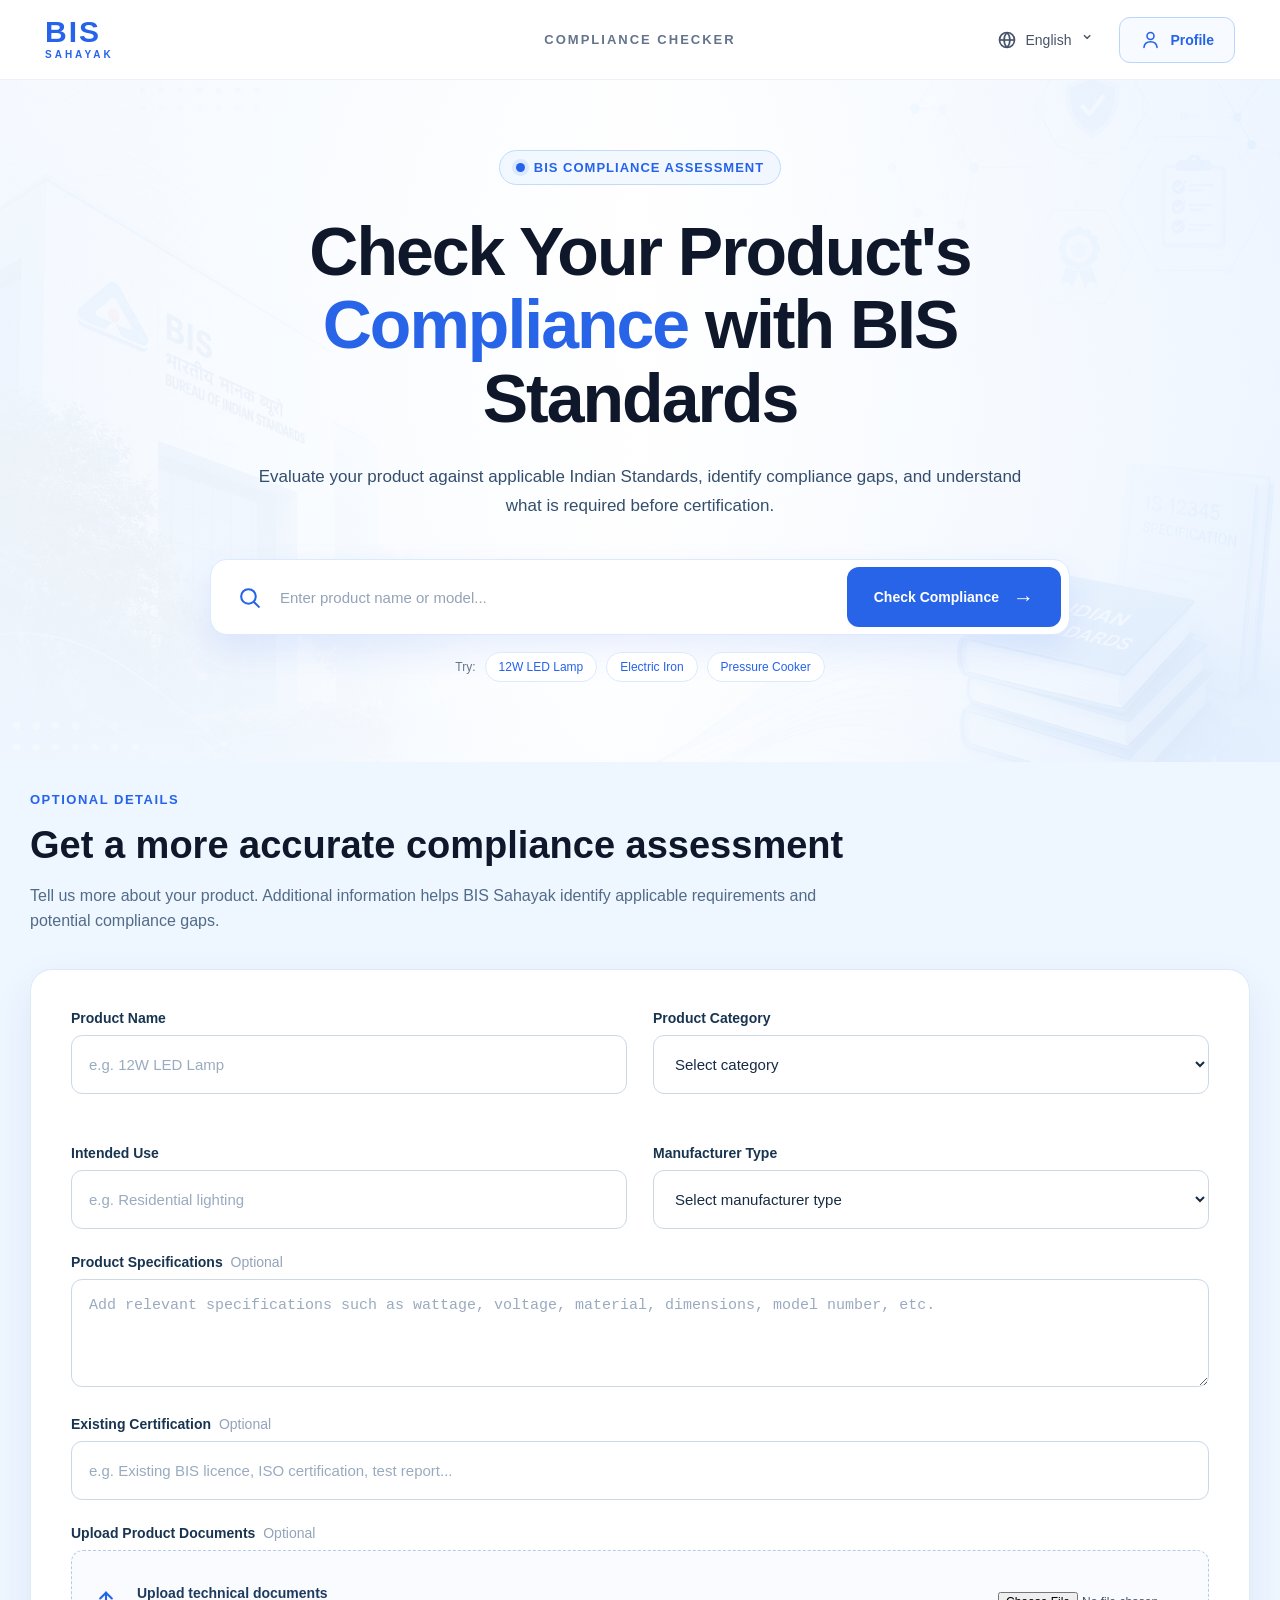
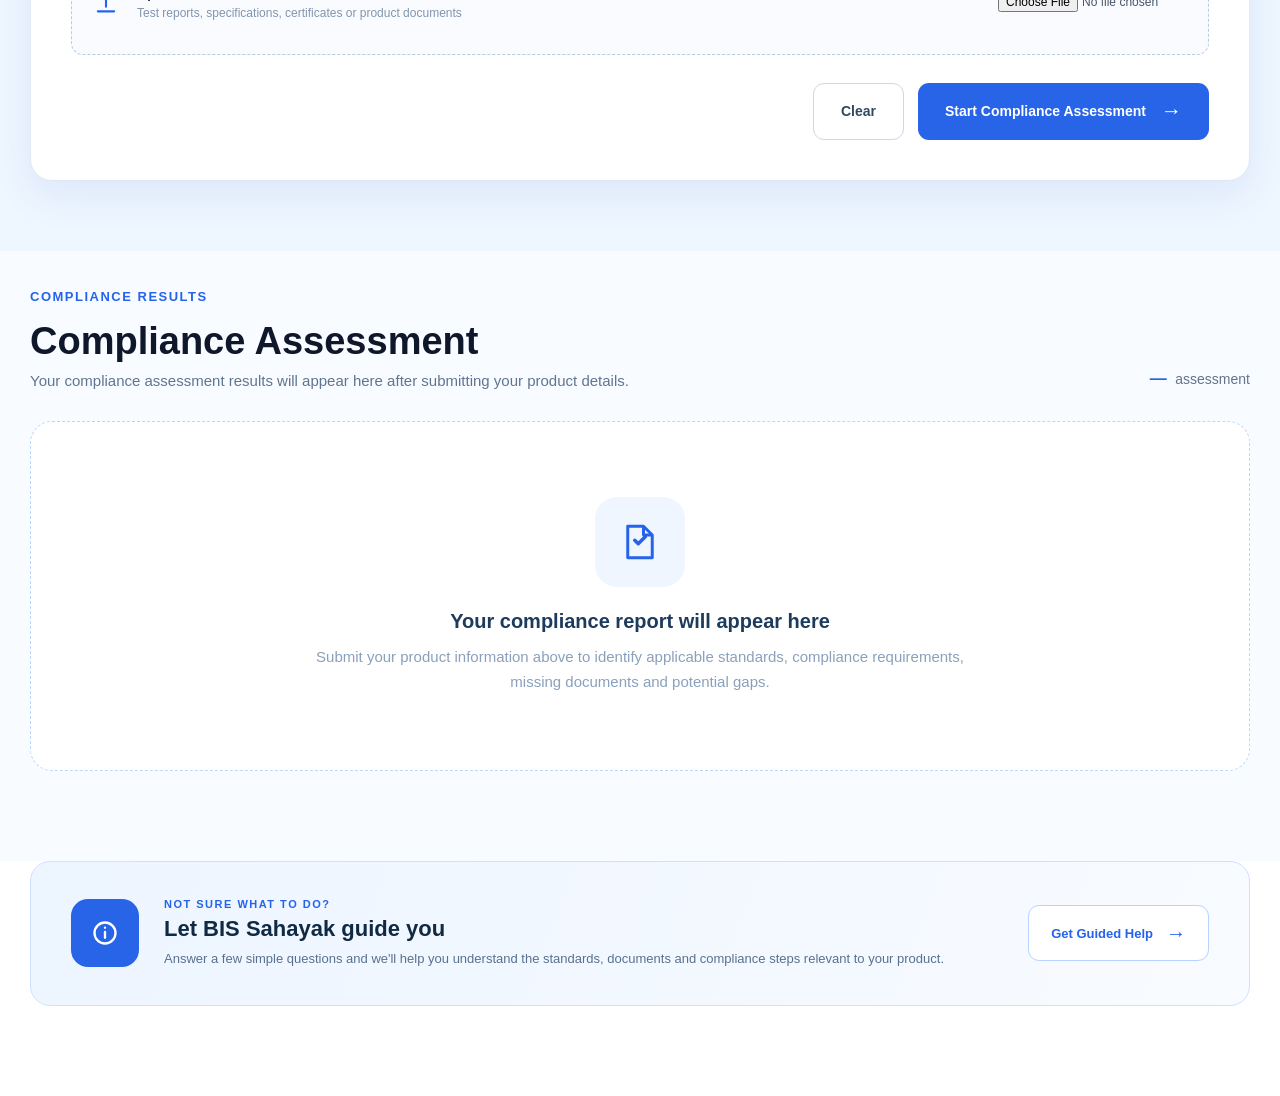
<file: compliance.html>
<!DOCTYPE html>
<html lang="en">

<head>
    <meta charset="UTF-8">
    <meta name="viewport" content="width=device-width, initial-scale=1.0">

    <title>Compliance Checker | BIS Sahayak</title>

    <link rel="stylesheet" href="compliance.css">
</head>

<body>

    <!--  HEADER  -->

    <header class="header">

        <!-- BIS Logo -->
        <div class="brand">
            <div class="bis-logo">BIS</div>
            <div class="sahayak">SAHAYAK</div>
        </div>


        <!-- Page Title -->
        <div class="header-title">
            COMPLIANCE CHECKER
        </div>


        <!-- Header Actions -->
        <div class="header-actions">

            <div class="language">
                <svg width="20" height="20" viewBox="0 0 24 24" fill="none" xmlns="http://www.w3.org/2000/svg">

                    <circle cx="12" cy="12" r="9" stroke="currentColor" stroke-width="2" />

                    <path d="M3 12H21" stroke="currentColor" stroke-width="2" />

                    <path d="M12 3C14.5 5.5 15.5 8.5 15.5 12C15.5 15.5 14.5 18.5 12 21" stroke="currentColor"
                        stroke-width="2" />

                    <path d="M12 3C9.5 5.5 8.5 8.5 8.5 12C8.5 15.5 9.5 18.5 12 21" stroke="currentColor"
                        stroke-width="2" />

                </svg>

                <span>English</span>

                <span class="arrow">⌄</span>

            </div>


            <!-- Profile -->
            <button class="profile-btn">

                <svg width="21" height="21" viewBox="0 0 24 24" fill="none" xmlns="http://www.w3.org/2000/svg">

                    <circle cx="12" cy="8" r="4" stroke="currentColor" stroke-width="1.8" />

                    <path d="M4.5 21C5 16.8 7.5 14.5 12 14.5C16.5 14.5 19 16.8 19.5 21" stroke="currentColor"
                        stroke-width="1.8" stroke-linecap="round" />

                </svg>

                <span>Profile</span>

            </button>

        </div>

    </header>


    <!--  HERO -->

    <section class="hero">

        <div class="hero-overlay"></div>

        <div class="hero-content">

            <div class="hero-badge">

                <span class="badge-dot"></span>

                BIS COMPLIANCE ASSESSMENT

            </div>


            <h1>
                Check Your Product's
                <span>Compliance</span>
                with BIS Standards
            </h1>


            <p>
                Evaluate your product against applicable Indian Standards,
                identify compliance gaps, and understand what is required
                before certification.
            </p>


            <!-- Main Search / Product Input -->

            <div class="compliance-search">

                <svg width="25" height="25" viewBox="0 0 24 24" fill="none" xmlns="http://www.w3.org/2000/svg">

                    <circle cx="11" cy="11" r="7" stroke="#2563EB" stroke-width="2" />

                    <path d="M16.5 16.5L21 21" stroke="#2563EB" stroke-width="2" stroke-linecap="round" />

                </svg>


                <input type="text" placeholder="Enter product name or model...">


                <button>
                    Check Compliance
                    <span>→</span>
                </button>

            </div>


            <div class="try-section">

                <span>Try:</span>

                <button>12W LED Lamp</button>
                <button>Electric Iron</button>
                <button>Pressure Cooker</button>

            </div>

        </div>

    </section>


    <!-- OPTIONAL DETAILS  -->

    <section class="details-section">

        <div class="section-container">

            <div class="section-label">
                OPTIONAL DETAILS
            </div>

            <h2>
                Get a more accurate compliance assessment
            </h2>

            <p class="section-description">
                Tell us more about your product. Additional information
                helps BIS Sahayak identify applicable requirements and
                potential compliance gaps.
            </p>


            <!-- Form Card -->

            <div class="details-card">

                <div class="form-grid">

                    <!-- Product Name -->

                    <div class="form-field">

                        <label>
                            Product Name
                        </label>

                        <input type="text" placeholder="e.g. 12W LED Lamp">

                    </div>


                    <!-- Product Category -->

                    <div class="form-field">

                        <label>
                            Product Category
                        </label>

                        <select>

                            <option>
                                Select category
                            </option>

                            <option>
                                Electrical & Electronics
                            </option>

                            <option>
                                Food Products
                            </option>

                            <option>
                                Building Materials
                            </option>

                            <option>
                                Medical Equipment
                            </option>

                            <option>
                                Chemicals
                            </option>

                            <option>
                                Other
                            </option>

                        </select>

                    </div>


                    <!-- Intended Use -->

                    <div class="form-field">

                        <label>
                            Intended Use
                        </label>

                        <input type="text" placeholder="e.g. Residential lighting">

                    </div>


                    <!-- Manufacturer -->

                    <div class="form-field">

                        <label>
                            Manufacturer Type
                        </label>

                        <select>

                            <option>
                                Select manufacturer type
                            </option>

                            <option>
                                Indian Manufacturer
                            </option>

                            <option>
                                Foreign Manufacturer
                            </option>

                            <option>
                                Importer
                            </option>

                        </select>

                    </div>

                </div>


                <!-- Specifications -->

                <div class="form-field specification-field">

                    <label>
                        Product Specifications
                        <span>Optional</span>
                    </label>

                    <textarea
                        placeholder="Add relevant specifications such as wattage, voltage, material, dimensions, model number, etc."></textarea>

                </div>


                <!-- Existing Certification -->

                <div class="form-field">

                    <label>
                        Existing Certification
                        <span>Optional</span>
                    </label>

                    <input type="text" placeholder="e.g. Existing BIS licence, ISO certification, test report...">

                </div>


                <!-- Document Upload -->

                <div class="upload-section">

                    <label>
                        Upload Product Documents
                        <span>Optional</span>
                    </label>


                    <div class="upload-box">

                        <svg width="28" height="28" viewBox="0 0 24 24" fill="none" xmlns="http://www.w3.org/2000/svg">

                            <path d="M12 16V4" stroke="#2563EB" stroke-width="1.8" stroke-linecap="round" />

                            <path d="M7 9L12 4L17 9" stroke="#2563EB" stroke-width="1.8" stroke-linecap="round"
                                stroke-linejoin="round" />

                            <path d="M5 20H19" stroke="#2563EB" stroke-width="1.8" stroke-linecap="round" />

                        </svg>


                        <div>

                            <strong>
                                Upload technical documents
                            </strong>

                            <p>
                                Test reports, specifications, certificates or product documents
                            </p>

                        </div>


                        <input type="file" accept=".pdf,.doc,.docx">

                    </div>

                </div>


                <!-- Buttons -->

                <div class="form-actions">

                    <button class="clear-btn">
                        Clear
                    </button>

                    <button type="button" class="assessment-btn" id="assessmentBtn">
                        Start Compliance Assessment
                        <span>→</span>
                    </button>

                </div>

            </div>

        </div>

    </section>


    <!-- RESULTS -->

    <section class="results-section">

        <div class="section-container">

            <div class="section-label">
                COMPLIANCE RESULTS
            </div>


            <div class="results-heading">

                <div>

                    <h2>
                        Compliance Assessment
                    </h2>

                    <p>
                        Your compliance assessment results will appear here
                        after submitting your product details.
                    </p>

                </div>


                <div class="result-count">
                    <strong>—</strong>
                    <span>assessment</span>
                </div>

            </div>


            <!-- Empty Result Card -->

            <div class="empty-results">

                <div class="empty-icon">

                    <svg width="42" height="42" viewBox="0 0 24 24" fill="none" xmlns="http://www.w3.org/2000/svg">

                        <path d="M9 11L11 13L15 9" stroke="#2563EB" stroke-width="2" stroke-linecap="round"
                            stroke-linejoin="round" />

                        <path d="M5 3H14L19 8V21H5V3Z" stroke="#2563EB" stroke-width="1.7" stroke-linejoin="round" />

                        <path d="M14 3V8H19" stroke="#2563EB" stroke-width="1.7" stroke-linejoin="round" />

                    </svg>

                </div>


                <h3>
                    Your compliance report will appear here
                </h3>

                <p>
                    Submit your product information above to identify
                    applicable standards, compliance requirements,
                    missing documents and potential gaps.
                </p>

            </div>

        </div>

    </section>


    <!--  GUIDANCE -->

    <section class="guidance-section">

        <div class="section-container">

            <div class="guidance-card">

                <div class="guidance-icon">

                    <svg width="28" height="28" viewBox="0 0 24 24" fill="none" xmlns="http://www.w3.org/2000/svg">

                        <circle cx="12" cy="12" r="9" stroke="white" stroke-width="2" />

                        <path d="M12 11V16" stroke="white" stroke-width="2" stroke-linecap="round" />

                        <circle cx="12" cy="7.5" r="1" fill="white" />

                    </svg>

                </div>


                <div class="guidance-text">

                    <div class="section-label">
                        NOT SURE WHAT TO DO?
                    </div>

                    <h3>
                        Let BIS Sahayak guide you
                    </h3>

                    <p>
                        Answer a few simple questions and we'll help you
                        understand the standards, documents and compliance
                        steps relevant to your product.
                    </p>

                </div>


                <button class="guided-btn">
                    Get Guided Help
                    <span>→</span>
                </button>

            </div>

        </div>

    </section>

    <script src="compliance.js"></script>


</body>

</html>
</file>
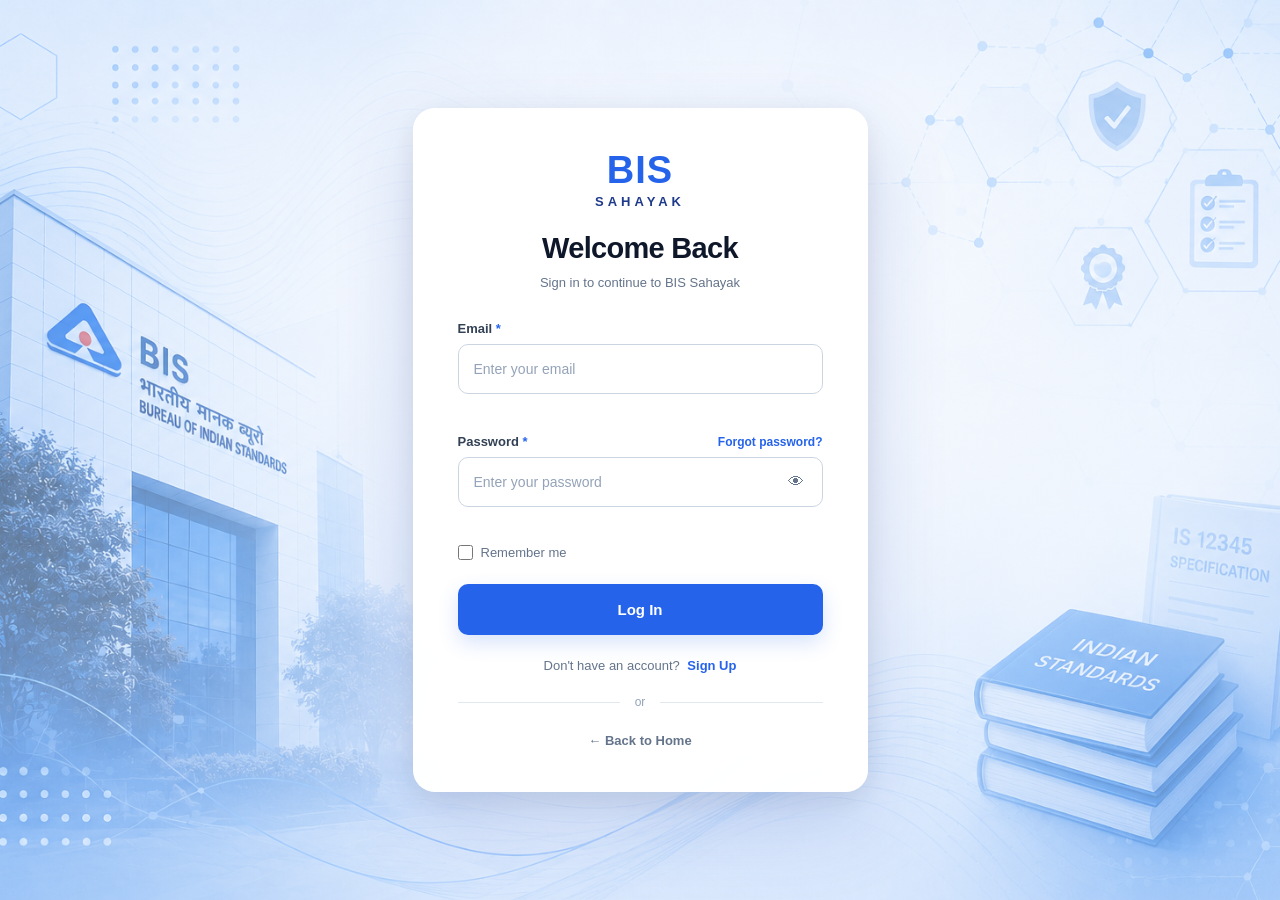
<file: login.html>
<!DOCTYPE html>
<html lang="en">

<head>
    <meta charset="UTF-8">
    <meta name="viewport" content="width=device-width, initial-scale=1.0">

    <title>Login | BIS Sahayak</title>

    <link rel="stylesheet" href="auth.css">
</head>

<body>

    <div class="auth-container">

        <div class="auth-box">

            <!-- BRAND -->
            <div class="brand">

                <div class="brand-bis">
                    BIS
                </div>

                <div class="brand-sahayak">
                    SAHAYAK
                </div>

            </div>


            <!-- HEADING -->

            <div class="auth-heading">

                <h1>Welcome Back</h1>

                <p>
                    Sign in to continue to BIS Sahayak
                </p>

            </div>


            <!-- LOGIN FORM -->

            <form id="loginForm">


                <!-- EMAIL -->

                <div class="input-group">

                    <label for="loginEmail">
                        Email <span>*</span>
                    </label>

                    <input type="email" id="loginEmail" placeholder="Enter your email" autocomplete="email" required>

                    <small id="loginEmailError" class="error">
                    </small>

                </div>


                <!-- PASSWORD -->

                <div class="input-group">

                    <div class="password-label">

                        <label for="loginPassword">
                            Password <span>*</span>
                        </label>

                        <a href="#" class="forgot-password">
                            Forgot password?
                        </a>

                    </div>


                    <div class="password-box">

                        <input type="password" id="loginPassword" placeholder="Enter your password"
                            autocomplete="current-password" required>

                        <button type="button" class="eye-btn" id="loginEye" aria-label="Show password">
                            👁
                        </button>

                    </div>


                    <small id="loginPasswordError" class="error">
                    </small>

                </div>


                <!-- REMEMBER -->

                <div class="remember-row">

                    <label class="remember">

                        <input type="checkbox" id="rememberMe">

                        <span>Remember me</span>

                    </label>

                </div>


                <!-- LOGIN BUTTON -->

                <button type="submit" class="main-btn">

                    Log In

                </button>

            </form>


            <!-- SIGN UP -->

            <p class="bottom-text">

                Don't have an account?

                <a href="signup.html">
                    Sign Up
                </a>

            </p>


            <!-- DIVIDER -->

            <div class="divider">

                <span>or</span>

            </div>


            <!-- HOME -->

            <p class="home-link">

                <a href="index.html">
                    ← Back to Home
                </a>

            </p>

        </div>

    </div>


    <script src="auth.js"></script>

</body>

</html>
</file>
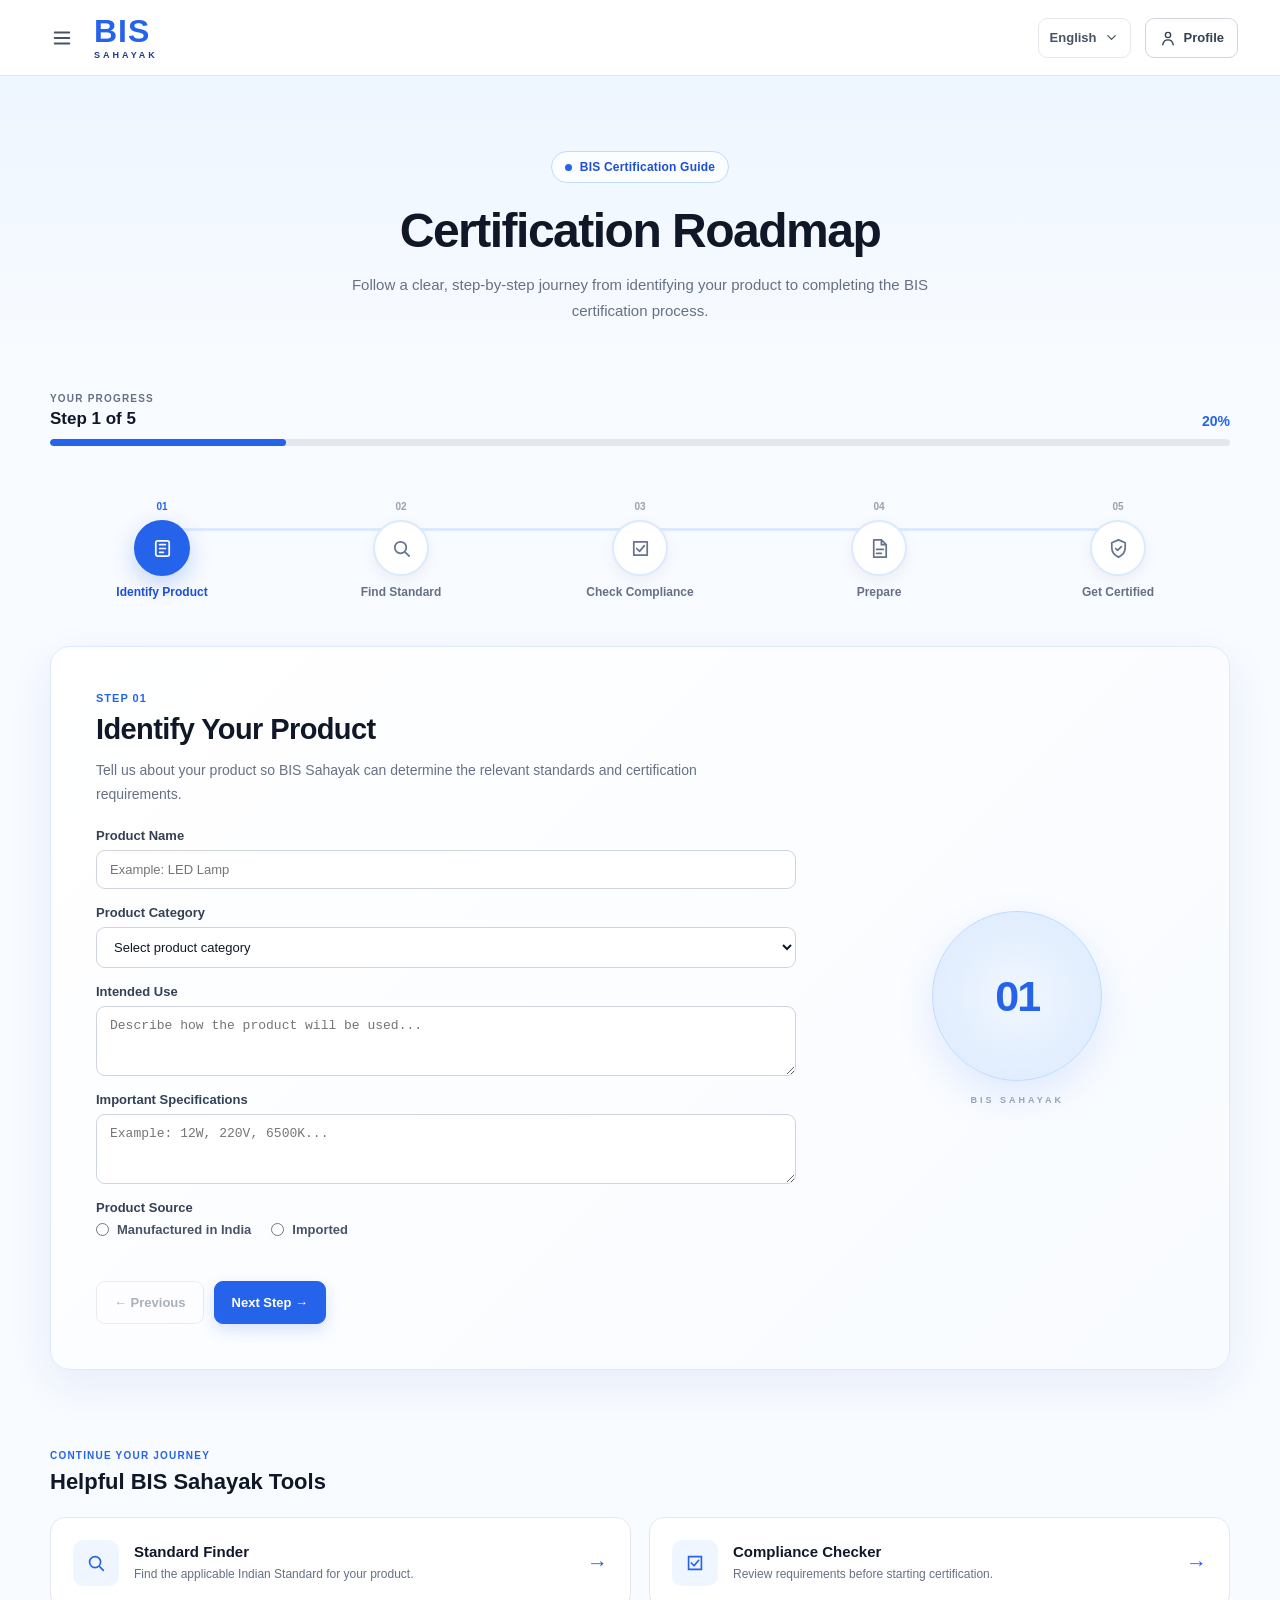
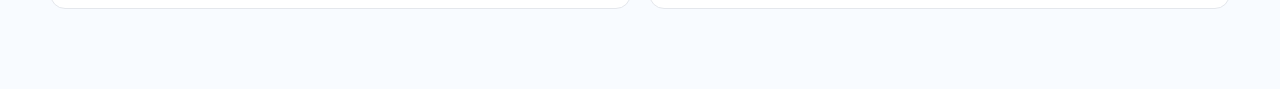
<file: roadmap.html>
<!DOCTYPE html>
<html lang="en">

<head>

    <meta charset="UTF-8">

    <meta name="viewport" content="width=device-width, initial-scale=1.0">

    <title>Certification Roadmap | BIS Sahayak</title>

    <link rel="stylesheet" href="roadmap.css">

</head>


<body>


    <!-- =====================================================
         PAGE
    ====================================================== -->

    <div class="page-container">


        <!-- =================================================
             SIDEBAR
        ================================================== -->

        <aside class="sidebar" id="sidebar">

            <div class="sidebar-header">

                <a href="index.html" class="sidebar-logo">

                    <span class="logo-mark">
                        BIS
                    </span>

                    <span class="logo-text">
                        SAHAYAK
                    </span>

                </a>


                <button class="close-menu" id="closeMenu" type="button" aria-label="Close menu">

                    <svg viewBox="0 0 24 24" fill="none">

                        <path d="M6 6L18 18" stroke="currentColor" stroke-width="2" stroke-linecap="round" />

                        <path d="M18 6L6 18" stroke="currentColor" stroke-width="2" stroke-linecap="round" />

                    </svg>

                </button>

            </div>


            <!-- SIDEBAR NAVIGATION -->

            <nav class="sidebar-nav">

                <a href="index.html">
                    Home
                </a>

                <a href="standard_finder.html">
                    Standard Finder
                </a>

                <a href="compliance.html">
                    Compliance Checker
                </a>

                <a href="roadmap.html" class="active">
                    Certification Roadmap
                </a>

            </nav>


            <!-- SIDEBAR FOOTER -->

            <div class="sidebar-footer">

                <a href="index.html">
                    ← Back to Home
                </a>

            </div>

        </aside>


        <!-- SIDEBAR OVERLAY -->

        <div class="sidebar-overlay" id="sidebarOverlay"></div>


        <!-- =================================================
             MAIN CONTENT
        ================================================== -->

        <main class="main-content">


            <!-- =================================================
                 NAVBAR
            ================================================== -->

            <header class="navbar">


                <div class="nav-left">

                    <button class="hamburger" id="hamburger" type="button" aria-label="Open menu">

                        <svg viewBox="0 0 24 24" fill="none">

                            <path d="M4 6H20" stroke="currentColor" stroke-width="2" stroke-linecap="round" />

                            <path d="M4 12H20" stroke="currentColor" stroke-width="2" stroke-linecap="round" />

                            <path d="M4 18H20" stroke="currentColor" stroke-width="2" stroke-linecap="round" />

                        </svg>

                    </button>


                    <a href="index.html" class="nav-logo">

                        <span class="nav-logo-mark">
                            BIS
                        </span>

                        <span class="nav-logo-text">
                            SAHAYAK
                        </span>

                    </a>

                </div>


                <div class="nav-actions">

                    <div class="language-wrapper">

                        <button class="language-btn" id="languageBtn" type="button">

                            <span>English</span>

                            <svg viewBox="0 0 24 24" fill="none">

                                <path d="M6 9L12 15L18 9" stroke="currentColor" stroke-width="2" stroke-linecap="round"
                                    stroke-linejoin="round" />

                            </svg>

                        </button>


                        <div class="language-menu" id="languageMenu">

                            <button type="button" data-language="English">
                                English
                            </button>

                            <button type="button" data-language="हिन्दी">
                                हिन्दी
                            </button>

                            <button type="button" data-language="বাংলা">
                                বাংলা
                            </button>

                        </div>

                    </div>


                    <a href="profile.html" class="profile-btn">

                        <svg viewBox="0 0 24 24" fill="none">

                            <circle cx="12" cy="8" r="3.5" stroke="currentColor" stroke-width="1.8" />

                            <path d="M5 21C5.8 16.8 8.1 14.5 12 14.5C15.9 14.5 18.2 16.8 19 21" stroke="currentColor"
                                stroke-width="1.8" stroke-linecap="round" />

                        </svg>

                        <span>Profile</span>

                    </a>

                </div>

            </header>


            <!-- =================================================
                 ROADMAP HERO
            ================================================== -->

            <section class="roadmap-hero">


                <div class="hero-badge">

                    <span class="badge-dot"></span>

                    BIS Certification Guide

                </div>


                <h1>
                    Certification Roadmap
                </h1>


                <p>
                    Follow a clear, step-by-step journey from
                    identifying your product to completing the
                    BIS certification process.
                </p>

            </section>


            <!-- =================================================
                 PROGRESS
            ================================================== -->

            <section class="roadmap-section">


                <div class="progress-header">

                    <div>

                        <span class="progress-label">
                            YOUR PROGRESS
                        </span>

                        <h2 id="progressTitle">
                            Step 1 of 5
                        </h2>

                    </div>


                    <span class="progress-percent" id="progressPercent">
                        20%
                    </span>

                </div>


                <div class="progress-bar">

                    <div class="progress-fill" id="progressFill"></div>

                </div>


                <!-- =================================================
                     ROADMAP STEPS
                ================================================== -->

                <div class="roadmap">

                    <div class="roadmap-line">

                        <div class="roadmap-line-fill" id="roadmapLineFill"></div>

                    </div>


                    <!-- STEP 1 -->

                    <button class="roadmap-step active" data-step="1" type="button">

                        <span class="step-number">
                            01
                        </span>

                        <span class="step-icon">

                            <svg viewBox="0 0 24 24" fill="none">

                                <rect x="5" y="4" width="14" height="16" rx="2" stroke="currentColor"
                                    stroke-width="1.8" />

                                <path d="M9 8H15" stroke="currentColor" stroke-width="1.8" stroke-linecap="round" />

                                <path d="M9 12H15" stroke="currentColor" stroke-width="1.8" stroke-linecap="round" />

                                <path d="M9 16H13" stroke="currentColor" stroke-width="1.8" stroke-linecap="round" />

                            </svg>

                        </span>

                        <span class="step-title">
                            Identify Product
                        </span>

                    </button>


                    <!-- STEP 2 -->

                    <button class="roadmap-step" data-step="2" type="button">

                        <span class="step-number">
                            02
                        </span>

                        <span class="step-icon">

                            <svg viewBox="0 0 24 24" fill="none">

                                <circle cx="11" cy="11" r="6" stroke="currentColor" stroke-width="1.8" />

                                <path d="M16 16L20 20" stroke="currentColor" stroke-width="1.8"
                                    stroke-linecap="round" />

                            </svg>

                        </span>

                        <span class="step-title">
                            Find Standard
                        </span>

                    </button>


                    <!-- STEP 3 -->

                    <button class="roadmap-step" data-step="3" type="button">

                        <span class="step-number">
                            03
                        </span>

                        <span class="step-icon">

                            <svg viewBox="0 0 24 24" fill="none">

                                <path d="M5 5H19V19H5V5Z" stroke="currentColor" stroke-width="1.8"
                                    stroke-linejoin="round" />

                                <path d="M8 12L11 15L16 9" stroke="currentColor" stroke-width="1.8"
                                    stroke-linecap="round" stroke-linejoin="round" />

                            </svg>

                        </span>

                        <span class="step-title">
                            Check Compliance
                        </span>

                    </button>


                    <!-- STEP 4 -->

                    <button class="roadmap-step" data-step="4" type="button">

                        <span class="step-number">
                            04
                        </span>

                        <span class="step-icon">

                            <svg viewBox="0 0 24 24" fill="none">

                                <path d="M6 3H14L19 8V21H6V3Z" stroke="currentColor" stroke-width="1.8"
                                    stroke-linejoin="round" />

                                <path d="M14 3V8H19" stroke="currentColor" stroke-width="1.8" />

                                <path d="M9 13H16" stroke="currentColor" stroke-width="1.8" stroke-linecap="round" />

                                <path d="M9 17H14" stroke="currentColor" stroke-width="1.8" stroke-linecap="round" />

                            </svg>

                        </span>

                        <span class="step-title">
                            Prepare
                        </span>

                    </button>


                    <!-- STEP 5 -->

                    <button class="roadmap-step" data-step="5" type="button">

                        <span class="step-number">
                            05
                        </span>

                        <span class="step-icon">

                            <svg viewBox="0 0 24 24" fill="none">

                                <path d="M12 3L19 6V11C19 15.5 16.2 19 12 21C7.8 19 5 15.5 5 11V6L12 3Z"
                                    stroke="currentColor" stroke-width="1.8" stroke-linejoin="round" />

                                <path d="M9 12L11 14L15 10" stroke="currentColor" stroke-width="1.8"
                                    stroke-linecap="round" stroke-linejoin="round" />

                            </svg>

                        </span>

                        <span class="step-title">
                            Get Certified
                        </span>

                    </button>

                </div>


                <!-- =================================================
                     STEP CONTENT
                ================================================== -->
                <div class="step-content-card">

                    <div class="step-content-left">

                        <span class="content-step" id="contentStep">
                            STEP 01
                        </span>

                        <h2 id="contentTitle">
                            Identify Your Product
                        </h2>

                        <p id="contentDescription">
                            Tell us about your product so BIS Sahayak can determine
                            the relevant standards and certification requirements.
                        </p>


                        <!-- ================================
             STEP 1 QUESTIONS
        ================================= -->

                        <div class="roadmap-form" id="roadmapForm">

                            <div class="form-group">

                                <label for="productName">
                                    Product Name
                                </label>

                                <input type="text" id="productName" placeholder="Example: LED Lamp">

                            </div>


                            <div class="form-group">

                                <label for="productCategory">
                                    Product Category
                                </label>

                                <select id="productCategory">

                                    <option value="">
                                        Select product category
                                    </option>

                                    <option value="Electrical">
                                        Electrical
                                    </option>

                                    <option value="Electronics">
                                        Electronics
                                    </option>

                                    <option value="Construction">
                                        Construction
                                    </option>

                                    <option value="Mechanical">
                                        Mechanical
                                    </option>

                                    <option value="Food">
                                        Food
                                    </option>

                                    <option value="Other">
                                        Other
                                    </option>

                                </select>

                            </div>


                            <div class="form-group">

                                <label for="intendedUse">
                                    Intended Use
                                </label>

                                <textarea id="intendedUse"
                                    placeholder="Describe how the product will be used..."></textarea>

                            </div>


                            <div class="form-group">

                                <label for="specifications">
                                    Important Specifications
                                </label>

                                <textarea id="specifications" placeholder="Example: 12W, 220V, 6500K..."></textarea>

                            </div>


                            <div class="form-group">

                                <label>
                                    Product Source
                                </label>

                                <div class="radio-group">

                                    <label>
                                        <input type="radio" name="productSource" value="Manufactured in India">
                                        Manufactured in India
                                    </label>


                                    <label>
                                        <input type="radio" name="productSource" value="Imported">
                                        Imported
                                    </label>

                                </div>

                            </div>

                        </div>


                        <!-- ================================
             STEP 2 QUESTIONS
        ================================= -->

                        <div class="roadmap-form" id="standardForm" style="display:none;">

                            <div class="form-group">

                                <label for="standardInput">
                                    Do you already know the applicable BIS Standard?
                                </label>

                                <select id="standardInput">

                                    <option value="">
                                        Select an option
                                    </option>

                                    <option value="yes">
                                        Yes
                                    </option>

                                    <option value="no">
                                        No
                                    </option>

                                </select>

                            </div>


                            <div class="form-group" id="standardNumberGroup" style="display:none;">

                                <label for="standardNumber">
                                    BIS Standard Number
                                </label>

                                <input type="text" id="standardNumber" placeholder="Example: IS 16102">

                            </div>

                        </div>


                        <!-- ================================
             STEP 3 QUESTIONS
        ================================= -->

                        <div class="roadmap-form" id="complianceForm" style="display:none;">

                            <div class="form-group">

                                <label>
                                    Does your product meet the applicable technical
                                    requirements?
                                </label>

                                <select id="technicalCompliance">

                                    <option value="">
                                        Select an option
                                    </option>

                                    <option value="yes">
                                        Yes
                                    </option>

                                    <option value="no">
                                        No
                                    </option>

                                    <option value="unknown">
                                        Not Sure
                                    </option>

                                </select>

                            </div>


                            <div class="form-group">

                                <label>
                                    Do you have the required test reports?
                                </label>

                                <select id="testReports">

                                    <option value="">
                                        Select an option
                                    </option>

                                    <option value="yes">
                                        Yes
                                    </option>

                                    <option value="no">
                                        No
                                    </option>

                                    <option value="unknown">
                                        Not Sure
                                    </option>

                                </select>

                            </div>

                        </div>


                        <!-- ================================
             STEP 4
        ================================= -->

                        <div class="roadmap-form" id="prepareForm" style="display:none;">

                            <div class="form-group">

                                <label>
                                    Preparation Checklist
                                </label>

                                <label class="checkbox-item">

                                    <input type="checkbox" value="Product specifications">

                                    Product specifications

                                </label>


                                <label class="checkbox-item">

                                    <input type="checkbox" value="Test reports">

                                    Test reports

                                </label>


                                <label class="checkbox-item">

                                    <input type="checkbox" value="Manufacturing documents">

                                    Manufacturing documents

                                </label>


                                <label class="checkbox-item">

                                    <input type="checkbox" value="Business documents">

                                    Business documents

                                </label>

                            </div>

                        </div>


                        <!-- ================================
             STEP 5 RESULT
        ================================= -->

                        <div class="roadmap-result" id="roadmapResult" style="display:none;">

                            <h3>
                                Your Certification Journey
                            </h3>

                            <p id="resultText">
                                Your roadmap is being prepared.
                            </p>

                        </div>


                        <!-- ACTION BUTTONS -->

                        <div class="content-actions">

                            <button class="secondary-btn" id="previousBtn" type="button">
                                ← Previous
                            </button>


                            <button class="primary-btn" id="nextBtn" type="button">
                                Next Step →
                            </button>

                        </div>

                    </div>


                    <!-- RIGHT SIDE VISUAL -->

                    <div class="step-visual">

                        <div class="visual-circle">

                            <span id="visualNumber">
                                01
                            </span>

                        </div>

                        <span class="visual-label">
                            BIS SAHAYAK
                        </span>

                    </div>

                </div>

                <!-- =================================================
     FINAL CERTIFICATION SUMMARY
================================================== -->

                <section class="final-summary" id="finalSummary">

                    <div class="summary-header">

                        <div class="summary-success-icon">

                            <svg viewBox="0 0 24 24" fill="none">
                                <path d="M5 12.5L9.5 17L19 7" stroke="currentColor" stroke-width="2"
                                    stroke-linecap="round" stroke-linejoin="round" />
                            </svg>

                        </div>

                        <span class="summary-label">
                            ASSESSMENT COMPLETE
                        </span>

                        <h2>
                            Your Certification Journey is Ready
                        </h2>

                        <p>
                            We have organized the information from your assessment
                            into a preliminary certification roadmap.
                        </p>

                    </div>


                    <!-- PRODUCT SUMMARY -->

                    <div class="summary-grid">

                        <div class="summary-box">

                            <span class="summary-box-label">
                                PRODUCT
                            </span>

                            <h3 id="summaryProduct">
                                LED Lamp
                            </h3>

                        </div>


                        <div class="summary-box">

                            <span class="summary-box-label">
                                CATEGORY
                            </span>

                            <h3 id="summaryCategory">
                                Electrical
                            </h3>

                        </div>


                        <div class="summary-box">

                            <span class="summary-box-label">
                                APPLICABLE STANDARD
                            </span>

                            <h3 id="summaryStandard">
                                To be determined
                            </h3>

                        </div>


                        <div class="summary-box">

                            <span class="summary-box-label">
                                PRELIMINARY STATUS
                            </span>

                            <h3 class="status-text">
                                Assessment Complete
                            </h3>

                        </div>

                    </div>


                    <!-- CERTIFICATION JOURNEY -->

                    <div class="journey-summary">

                        <div class="journey-heading">

                            <span>
                                YOUR CERTIFICATION JOURNEY
                            </span>

                            <h3>
                                Recommended Next Actions
                            </h3>

                        </div>


                        <div class="journey-items">


                            <div class="journey-item">

                                <div class="journey-check">
                                    ✓
                                </div>

                                <div>

                                    <h4>
                                        Product Identified
                                    </h4>

                                    <p>
                                        Product category, intended use and
                                        specifications have been recorded.
                                    </p>

                                </div>

                            </div>


                            <div class="journey-item">

                                <div class="journey-check">
                                    ✓
                                </div>

                                <div>

                                    <h4>
                                        Applicable Standard
                                    </h4>

                                    <p>
                                        Use Standard Finder to identify the
                                        potentially applicable Indian Standard.
                                    </p>

                                </div>

                            </div>


                            <div class="journey-item">

                                <div class="journey-check">
                                    ✓
                                </div>

                                <div>

                                    <h4>
                                        Compliance Review
                                    </h4>

                                    <p>
                                        Review applicable technical and
                                        compliance requirements.
                                    </p>

                                </div>

                            </div>


                            <div class="journey-item">

                                <div class="journey-check">
                                    ✓
                                </div>

                                <div>

                                    <h4>
                                        Prepare Documentation
                                    </h4>

                                    <p>
                                        Prepare the documents, testing information
                                        and other requirements identified during assessment.
                                    </p>

                                </div>

                            </div>


                            <div class="journey-item">

                                <div class="journey-check">
                                    ✓
                                </div>

                                <div>

                                    <h4>
                                        Proceed with Certification
                                    </h4>

                                    <p>
                                        Follow the applicable BIS certification
                                        process based on your product and requirements.
                                    </p>

                                </div>

                            </div>

                        </div>

                    </div>


                    <!-- IMPORTANT NOTE -->

                    <div class="summary-note">

                        <div class="note-icon">

                            <svg viewBox="0 0 24 24" fill="none">

                                <circle cx="12" cy="12" r="9" stroke="currentColor" stroke-width="1.8" />

                                <path d="M12 10V16" stroke="currentColor" stroke-width="1.8" stroke-linecap="round" />

                                <circle cx="12" cy="7" r="1" fill="currentColor" />

                            </svg>

                        </div>

                        <p>
                            This is a preliminary guidance result based on the
                            information provided during the assessment. It does not
                            constitute official BIS certification or approval.
                        </p>

                    </div>


                    <!-- SUMMARY ACTIONS -->

                    <div class="summary-actions">

                        <button class="secondary-btn" id="newAssessmentBtn" type="button">
                            Start New Assessment
                        </button>


                        <button class="primary-btn" id="summaryHomeBtn" type="button">
                            Back to Home →
                        </button>

                    </div>

                </section>

                <!-- =================================================
                     FEATURE LINKS
                ================================================== -->

                <div class="related-tools">


                    <div class="related-heading">

                        <span>
                            CONTINUE YOUR JOURNEY
                        </span>

                        <h2>
                            Helpful BIS Sahayak Tools
                        </h2>

                    </div>


                    <div class="tool-grid">


                        <a href="standard-finder.html" class="tool-card">

                            <div class="tool-icon">

                                <svg viewBox="0 0 24 24" fill="none">

                                    <circle cx="11" cy="11" r="6" stroke="currentColor" stroke-width="1.8" />

                                    <path d="M16 16L20 20" stroke="currentColor" stroke-width="1.8"
                                        stroke-linecap="round" />

                                </svg>

                            </div>


                            <div>

                                <h3>
                                    Standard Finder
                                </h3>

                                <p>
                                    Find the applicable Indian
                                    Standard for your product.
                                </p>

                            </div>


                            <span class="tool-arrow">
                                →
                            </span>

                        </a>


                        <a href="compliance-checker.html" class="tool-card">

                            <div class="tool-icon">

                                <svg viewBox="0 0 24 24" fill="none">

                                    <path d="M5 5H19V19H5V5Z" stroke="currentColor" stroke-width="1.8" />

                                    <path d="M8 12L11 15L16 9" stroke="currentColor" stroke-width="1.8"
                                        stroke-linecap="round" stroke-linejoin="round" />

                                </svg>

                            </div>


                            <div>

                                <h3>
                                    Compliance Checker
                                </h3>

                                <p>
                                    Review requirements before
                                    starting certification.
                                </p>

                            </div>


                            <span class="tool-arrow">
                                →
                            </span>

                        </a>

                    </div>

                </div>

            </section>

        </main>

    </div>


    <script src="roadmap.js"></script>

</body>

</html>
</file>
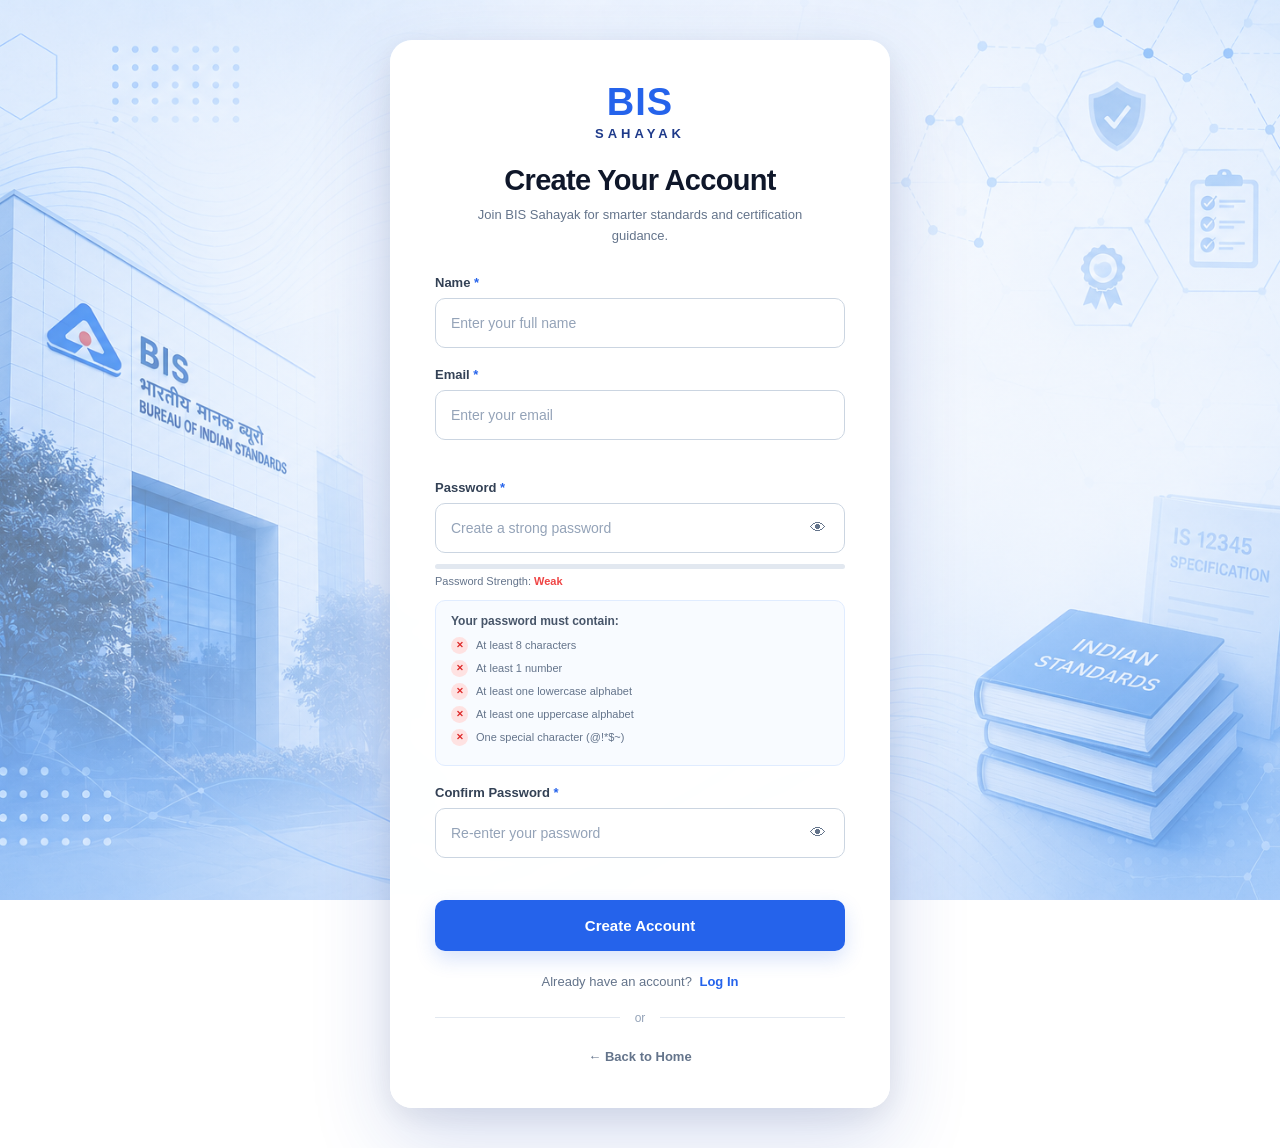
<file: signup.html>
<!DOCTYPE html>
<html lang="en">

<head>
    <meta charset="UTF-8">
    <meta name="viewport" content="width=device-width, initial-scale=1.0">

    <title>Create Account | BIS Sahayak</title>

    <link rel="stylesheet" href="auth.css">
</head>

<body>

    <div class="auth-container">

        <div class="auth-box signup-box">


            <!-- BRAND -->

            <div class="brand">

                <div class="brand-bis">
                    BIS
                </div>

                <div class="brand-sahayak">
                    SAHAYAK
                </div>

            </div>


            <!-- HEADING -->

            <div class="auth-heading">

                <h1>Create Your Account</h1>

                <p>
                    Join BIS Sahayak for smarter standards and
                    certification guidance.
                </p>

            </div>


            <!-- SIGNUP FORM -->

            <form id="signupForm">


                <!-- NAME -->

                <div class="input-group">

                    <label for="name">
                        Name <span>*</span>
                    </label>

                    <input type="text" id="name" placeholder="Enter your full name" autocomplete="name" required>

                </div>


                <!-- EMAIL -->

                <div class="input-group">

                    <label for="signupEmail">
                        Email <span>*</span>
                    </label>

                    <input type="email" id="signupEmail" placeholder="Enter your email" autocomplete="email" required>

                    <small id="signupEmailError" class="error">
                    </small>

                </div>


                <!-- PASSWORD -->

                <div class="input-group">

                    <label for="signupPassword">
                        Password <span>*</span>
                    </label>


                    <div class="password-box">

                        <input type="password" id="signupPassword" placeholder="Create a strong password"
                            autocomplete="new-password" required>

                        <button type="button" class="eye-btn" id="signupEye" aria-label="Show password">
                            👁
                        </button>

                    </div>


                    <!-- PASSWORD STRENGTH -->

                    <div class="strength-container">

                        <div class="strength-bar">
                            <div id="strengthBar"></div>
                        </div>

                        <p>
                            Password Strength:
                            <span id="strengthText">
                                Weak
                            </span>
                        </p>

                    </div>


                    <!-- PASSWORD REQUIREMENTS -->

                    <div class="requirements">

                        <p>
                            Your password must contain:
                        </p>


                        <div id="length" class="requirement">

                            <span>✕</span>

                            At least 8 characters

                        </div>


                        <div id="number" class="requirement">

                            <span>✕</span>

                            At least 1 number

                        </div>


                        <div id="lowercase" class="requirement">

                            <span>✕</span>

                            At least one lowercase alphabet

                        </div>


                        <div id="uppercase" class="requirement">

                            <span>✕</span>

                            At least one uppercase alphabet

                        </div>


                        <div id="special" class="requirement">

                            <span>✕</span>

                            One special character (@!*$~)

                        </div>

                    </div>

                </div>


                <!-- CONFIRM PASSWORD -->

                <div class="input-group">

                    <label for="confirmPassword">
                        Confirm Password <span>*</span>
                    </label>


                    <div class="password-box">

                        <input type="password" id="confirmPassword" placeholder="Re-enter your password"
                            autocomplete="new-password" required>

                        <button type="button" class="eye-btn" id="confirmEye" aria-label="Show password">
                            👁
                        </button>

                    </div>


                    <small id="confirmError" class="error">
                    </small>

                </div>


                <!-- CREATE ACCOUNT -->

                <button type="submit" class="main-btn">

                    Create Account

                </button>

            </form>


            <!-- LOGIN -->

            <p class="bottom-text">

                Already have an account?

                <a href="login.html">
                    Log In
                </a>

            </p>


            <!-- DIVIDER -->

            <div class="divider">

                <span>or</span>

            </div>


            <!-- HOME -->

            <p class="home-link">

                <a href="index.html">
                    ← Back to Home
                </a>

            </p>

        </div>

    </div>


    <script src="auth.js"></script>

</body>

</html>
</file>
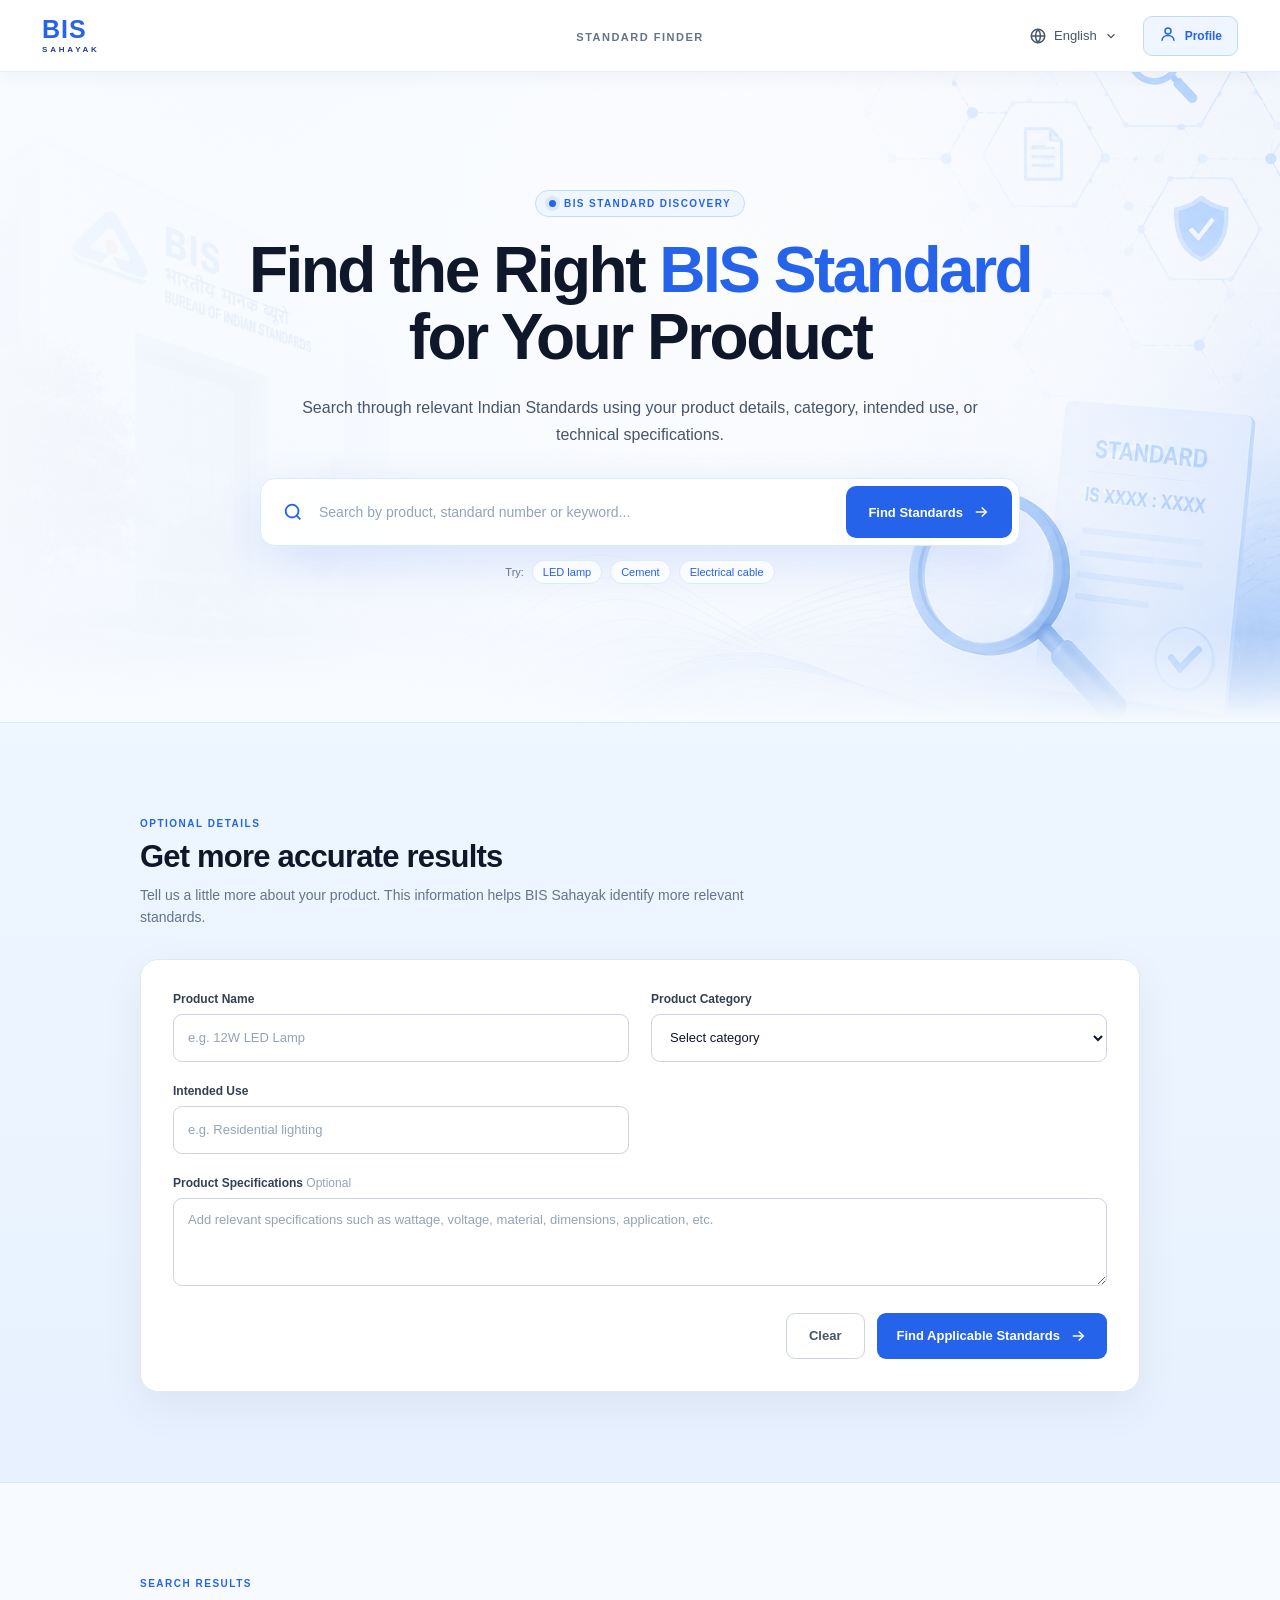
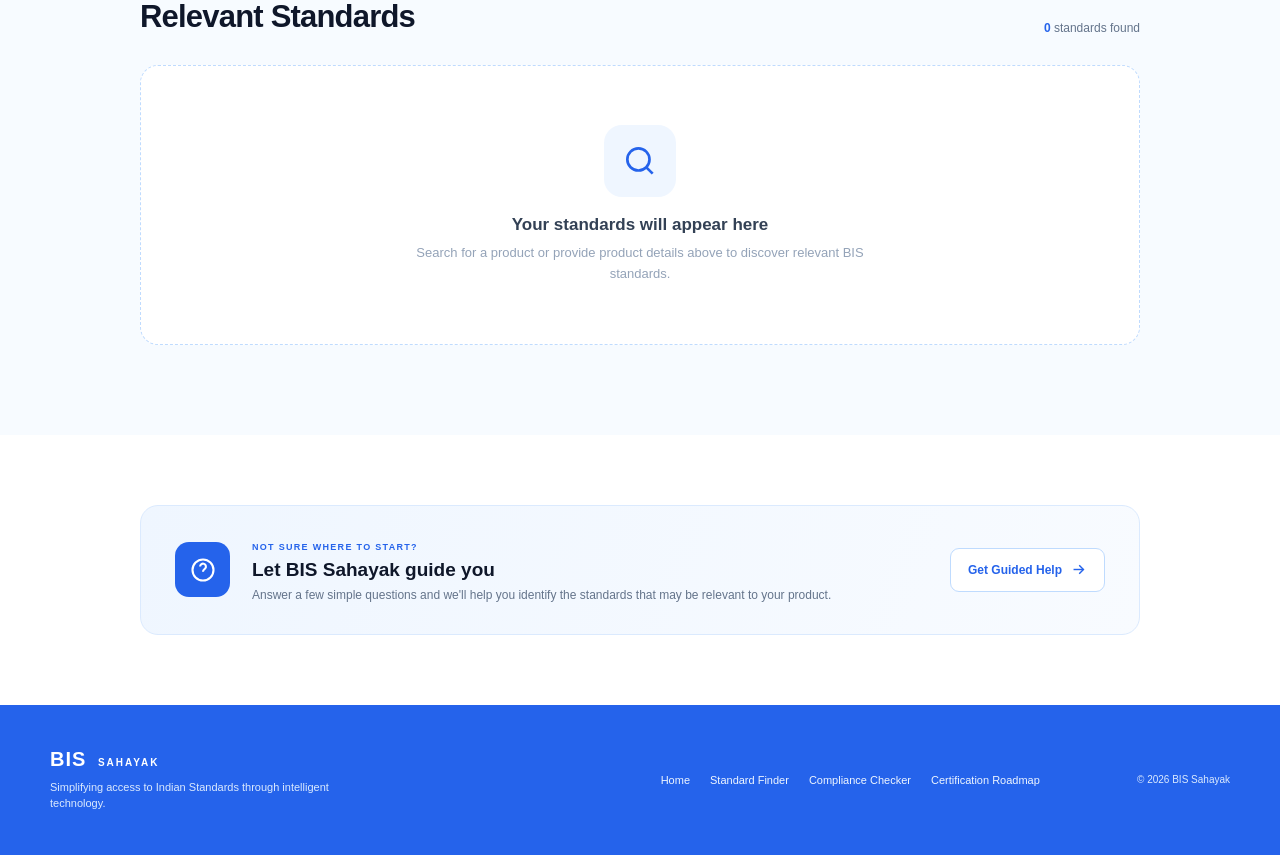
<file: standard_finder.html>
<!DOCTYPE html>
<html lang="en">

<head>
    <meta charset="UTF-8">
    <meta name="viewport" content="width=device-width, initial-scale=1.0">

    <title>Standard Finder | BIS Sahayak</title>

    <link rel="stylesheet" href="standard_finder.css">
</head>

<body>

    <!-- =========================================
         PAGE
    ========================================== -->

    <div class="standard-page">


        <!-- =====================================
             NAVBAR
        ====================================== -->

        <nav class="navbar">

            <div class="nav-left">

                <a href="../../index.html" class="logo">
                    <span class="logo-bis">BIS</span>
                    <span class="logo-sahayak">SAHAYAK</span>
                </a>

            </div>


            <div class="nav-center">

                <span class="page-label">
                    STANDARD FINDER
                </span>

            </div>


            <div class="nav-right">

                <button class="language-btn">
                    <svg width="18" height="18" viewBox="0 0 24 24" fill="none" stroke="currentColor" stroke-width="2">
                        <circle cx="12" cy="12" r="9"></circle>
                        <line x1="3" y1="12" x2="21" y2="12"></line>
                        <path d="M12 3a14 14 0 0 1 0 18"></path>
                        <path d="M12 3a14 14 0 0 0 0 18"></path>
                    </svg>

                    <span>English</span>

                    <svg width="14" height="14" viewBox="0 0 24 24" fill="none" stroke="currentColor" stroke-width="2">
                        <path d="m6 9 6 6 6-6"></path>
                    </svg>

                </button>

                <a href="#" class="profile-btn">

                    <span class="profile-icon">
                        <svg width="18" height="18" viewBox="0 0 24 24" fill="none" stroke="currentColor"
                            stroke-width="2">
                            <circle cx="12" cy="8" r="4"></circle>
                            <path d="M4 21c0-4.4 3.6-7 8-7s8 2.6 8 7"></path>
                        </svg>
                    </span>

                    <span>Profile</span>

                </a>

            </div>

        </nav>



        <!-- =====================================
             MAIN CONTENT
        ====================================== -->

        <main class="main-content">


            <!-- =================================
                 HERO
            ================================== -->

            <section class="finder-hero">

                <div class="hero-content">

                    <div class="eyebrow">

                        <span class="eyebrow-dot"></span>

                        BIS STANDARD DISCOVERY

                    </div>


                    <h1>
                        Find the Right
                        <span>BIS Standard</span>
                        for Your Product
                    </h1>


                    <p class="hero-description">

                        Search through relevant Indian Standards using
                        your product details, category, intended use,
                        or technical specifications.

                    </p>


                    <!-- SEARCH -->

                    <div class="search-wrapper">

                        <svg class="search-icon" width="22" height="22" viewBox="0 0 24 24" fill="none"
                            stroke="currentColor" stroke-width="2">
                            <circle cx="11" cy="11" r="7"></circle>
                            <path d="m20 20-4-4"></path>
                        </svg>


                        <input type="text" id="standardSearch"
                            placeholder="Search by product, standard number or keyword...">


                        <button class="search-btn">

                            Find Standards

                            <svg width="18" height="18" viewBox="0 0 24 24" fill="none" stroke="currentColor"
                                stroke-width="2">
                                <path d="M5 12h14"></path>
                                <path d="m13 6 6 6-6 6"></path>
                            </svg>

                        </button>

                    </div>


                    <div class="search-hint">

                        <span>Try:</span>

                        <button>LED lamp</button>
                        <button>Cement</button>
                        <button>Electrical cable</button>

                    </div>

                </div>

            </section>



            <!-- =================================
                 PRODUCT DETAILS
            ================================== -->

            <section class="details-section">

                <div class="section-heading">

                    <div>

                        <span class="section-tag">
                            OPTIONAL DETAILS
                        </span>

                        <h2>
                            Get more accurate results
                        </h2>

                        <p>
                            Tell us a little more about your product.
                            This information helps BIS Sahayak identify
                            more relevant standards.
                        </p>

                    </div>

                </div>


                <div class="details-card">


                    <!-- PRODUCT -->

                    <div class="form-group">

                        <label for="productName">
                            Product Name
                        </label>

                        <input type="text" id="productName" placeholder="e.g. 12W LED Lamp">

                    </div>


                    <!-- CATEGORY -->

                    <div class="form-group">

                        <label for="productCategory">
                            Product Category
                        </label>

                        <select id="productCategory">

                            <option value="">
                                Select category
                            </option>

                            <option>
                                Electrical Products
                            </option>

                            <option>
                                Electronics
                            </option>

                            <option>
                                Construction Materials
                            </option>

                            <option>
                                Food & Agriculture
                            </option>

                            <option>
                                Mechanical Products
                            </option>

                            <option>
                                Chemicals
                            </option>

                            <option>
                                Textiles
                            </option>

                            <option>
                                Other
                            </option>

                        </select>

                    </div>


                    <!-- INTENDED USE -->

                    <div class="form-group">

                        <label for="intendedUse">
                            Intended Use
                        </label>

                        <input type="text" id="intendedUse" placeholder="e.g. Residential lighting">

                    </div>


                    <!-- SPECIFICATION -->

                    <div class="form-group full-width">

                        <label for="specification">
                            Product Specifications
                            <span>Optional</span>
                        </label>

                        <textarea id="specification" rows="4"
                            placeholder="Add relevant specifications such as wattage, voltage, material, dimensions, application, etc."></textarea>

                    </div>


                    <div class="form-actions">

                        <button class="clear-btn">
                            Clear
                        </button>

                        <button class="find-btn">

                            Find Applicable Standards

                            <svg width="18" height="18" viewBox="0 0 24 24" fill="none" stroke="currentColor"
                                stroke-width="2">
                                <path d="M5 12h14"></path>
                                <path d="m13 6 6 6-6 6"></path>
                            </svg>

                        </button>

                    </div>

                </div>

            </section>



            <!-- =================================
                 RESULTS
            ================================== -->

            <section class="results-section">

                <div class="results-header">

                    <div>

                        <span class="section-tag">
                            SEARCH RESULTS
                        </span>

                        <h2>
                            Relevant Standards
                        </h2>

                    </div>


                    <div class="result-info">

                        <span class="result-count">
                            0
                        </span>

                        standards found

                    </div>

                </div>


                <!-- EMPTY STATE -->

                <div class="empty-state">

                    <div class="empty-icon">

                        <svg width="38" height="38" viewBox="0 0 24 24" fill="none" stroke="currentColor"
                            stroke-width="1.7">
                            <circle cx="11" cy="11" r="7"></circle>
                            <path d="m20 20-4-4"></path>
                        </svg>

                    </div>


                    <h3>
                        Your standards will appear here
                    </h3>

                    <p>
                        Search for a product or provide product
                        details above to discover relevant BIS standards.
                    </p>

                </div>


                <!--
                =================================
                FUTURE RESULT CARD
                =================================

                <div class="standard-card">

                    <div class="standard-top">

                        <span class="standard-number">
                            IS XXXX : XXXX
                        </span>

                        <span class="relevance high">
                            HIGH RELEVANCE
                        </span>

                    </div>

                    <h3>
                        Standard Name
                    </h3>

                    <p>
                        Description of the standard and why it
                        may apply to the searched product.
                    </p>

                    <div class="standard-meta">

                        <span>
                            Electrical Products
                        </span>

                        <span>
                            Indian Standard
                        </span>

                    </div>

                    <div class="standard-actions">

                        <button>
                            View Details
                        </button>

                        <button>
                            Ask BIS Sahayak
                        </button>

                    </div>

                </div>
                -->

            </section>



            <!-- =================================
                 HELP SECTION
            ================================== -->

            <section class="help-section">

                <div class="help-card">

                    <div class="help-icon">

                        <svg width="28" height="28" viewBox="0 0 24 24" fill="none" stroke="currentColor"
                            stroke-width="1.8">
                            <circle cx="12" cy="12" r="9"></circle>
                            <path d="M9.5 9a2.5 2.5 0 1 1 4.3 1.8c-.9.9-1.8 1.2-1.8 2.7"></path>
                            <path d="M12 17h.01"></path>
                        </svg>

                    </div>


                    <div class="help-content">

                        <span>
                            NOT SURE WHERE TO START?
                        </span>

                        <h3>
                            Let BIS Sahayak guide you
                        </h3>

                        <p>
                            Answer a few simple questions and we'll
                            help you identify the standards that may
                            be relevant to your product.
                        </p>

                    </div>


                    <button class="guide-btn">

                        Get Guided Help

                        <svg width="17" height="17" viewBox="0 0 24 24" fill="none" stroke="currentColor"
                            stroke-width="2">
                            <path d="M5 12h14"></path>
                            <path d="m13 6 6 6-6 6"></path>
                        </svg>

                    </button>

                </div>

            </section>

        </main>



        <!-- =====================================
             FOOTER
        ====================================== -->

        <footer class="footer">

            <div class="footer-brand">

                <div class="footer-logo">
                    BIS <span>SAHAYAK</span>
                </div>

                <p>
                    Simplifying access to Indian Standards
                    through intelligent technology.
                </p>

            </div>


            <div class="footer-links">

                <a href="../../index.html">
                    Home
                </a>

                <a href="#">
                    Standard Finder
                </a>

                <a href="#">
                    Compliance Checker
                </a>

                <a href="#">
                    Certification Roadmap
                </a>

            </div>


            <div class="footer-copy">

                © 2026 BIS Sahayak

            </div>

        </footer>

    </div>


    <script src="standard_finder.js"></script>

</body>

</html>
</file>
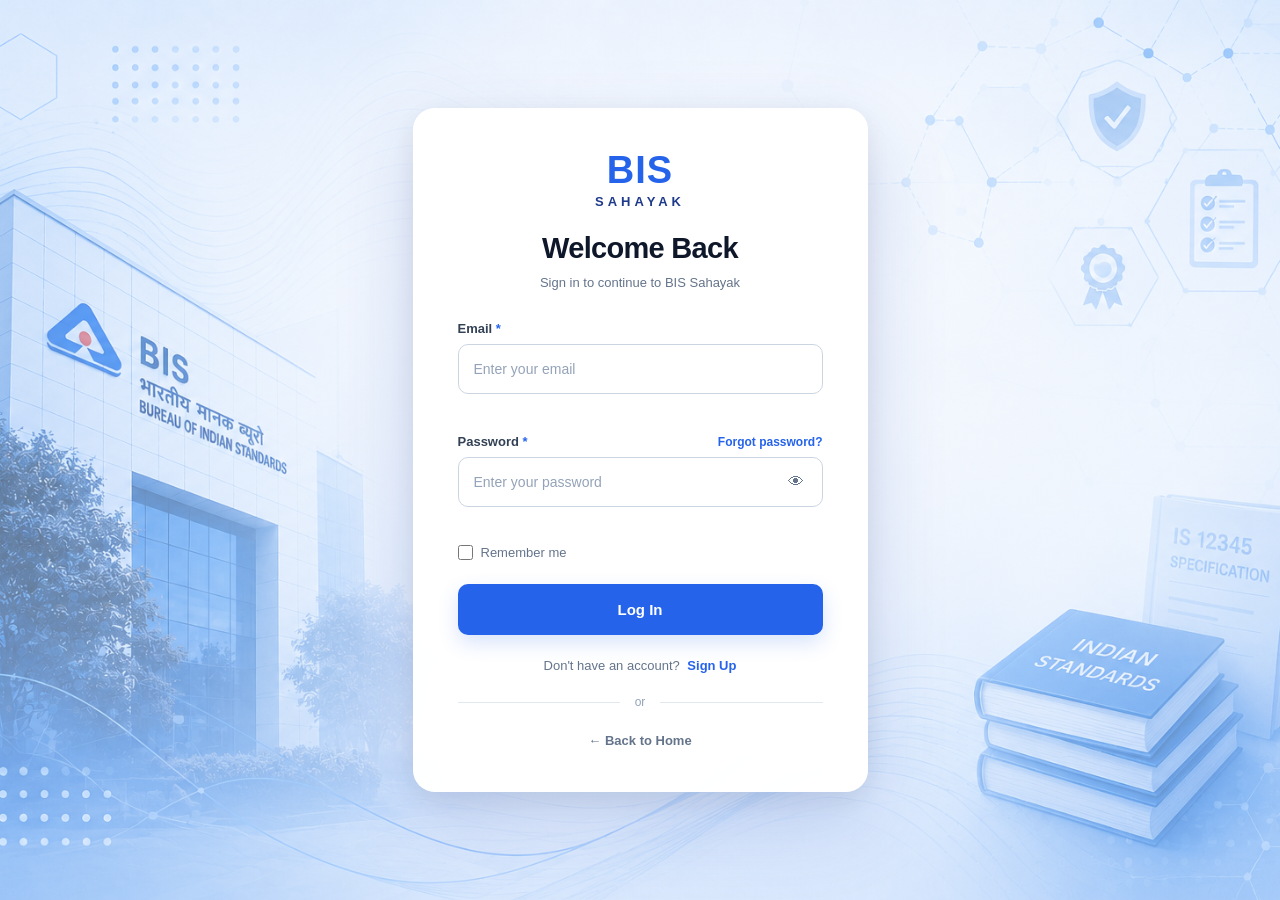
<file: Frontend/compliance.html>
<!DOCTYPE html>
<html lang="en">

<head>
    <meta charset="UTF-8">
    <meta name="viewport" content="width=device-width, initial-scale=1.0">

    <title>Compliance Checker | BIS Sahayak</title>

    <link rel="stylesheet" href="compliance.css">
</head>

<body>

    <!--  HEADER  -->

    <header class="header">

        <!-- BIS Logo -->
        <div class="brand">
            <div class="bis-logo">BIS</div>
            <div class="sahayak">SAHAYAK</div>
        </div>


        <!-- Page Title -->
        <div class="header-title">
            COMPLIANCE CHECKER
        </div>


        <!-- Header Actions -->
        <div class="header-actions">

            <div class="language">
                <svg width="20" height="20" viewBox="0 0 24 24" fill="none" xmlns="http://www.w3.org/2000/svg">

                    <circle cx="12" cy="12" r="9" stroke="currentColor" stroke-width="2" />

                    <path d="M3 12H21" stroke="currentColor" stroke-width="2" />

                    <path d="M12 3C14.5 5.5 15.5 8.5 15.5 12C15.5 15.5 14.5 18.5 12 21" stroke="currentColor"
                        stroke-width="2" />

                    <path d="M12 3C9.5 5.5 8.5 8.5 8.5 12C8.5 15.5 9.5 18.5 12 21" stroke="currentColor"
                        stroke-width="2" />

                </svg>

                <span>English</span>

                <span class="arrow">⌄</span>

            </div>


            <!-- Profile -->
            <button class="profile-btn">

                <svg width="21" height="21" viewBox="0 0 24 24" fill="none" xmlns="http://www.w3.org/2000/svg">

                    <circle cx="12" cy="8" r="4" stroke="currentColor" stroke-width="1.8" />

                    <path d="M4.5 21C5 16.8 7.5 14.5 12 14.5C16.5 14.5 19 16.8 19.5 21" stroke="currentColor"
                        stroke-width="1.8" stroke-linecap="round" />

                </svg>

                <span>Profile</span>

            </button>

        </div>

    </header>


    <!--  HERO -->

    <section class="hero">

        <div class="hero-overlay"></div>

        <div class="hero-content">

            <div class="hero-badge">

                <span class="badge-dot"></span>

                BIS COMPLIANCE ASSESSMENT

            </div>


            <h1>
                Check Your Product's
                <span>Compliance</span>
                with BIS Standards
            </h1>


            <p>
                Evaluate your product against applicable Indian Standards,
                identify compliance gaps, and understand what is required
                before certification.
            </p>


            <!-- Main Search / Product Input -->

            <div class="compliance-search">

                <svg width="25" height="25" viewBox="0 0 24 24" fill="none" xmlns="http://www.w3.org/2000/svg">

                    <circle cx="11" cy="11" r="7" stroke="#2563EB" stroke-width="2" />

                    <path d="M16.5 16.5L21 21" stroke="#2563EB" stroke-width="2" stroke-linecap="round" />

                </svg>


                <input type="text" placeholder="Enter product name or model...">


                <button>
                    Check Compliance
                    <span>→</span>
                </button>

            </div>


            <div class="try-section">

                <span>Try:</span>

                <button>12W LED Lamp</button>
                <button>Electric Iron</button>
                <button>Pressure Cooker</button>

            </div>

        </div>

    </section>


    <!-- OPTIONAL DETAILS  -->

    <section class="details-section">

        <div class="section-container">

            <div class="section-label">
                OPTIONAL DETAILS
            </div>

            <h2>
                Get a more accurate compliance assessment
            </h2>

            <p class="section-description">
                Tell us more about your product. Additional information
                helps BIS Sahayak identify applicable requirements and
                potential compliance gaps.
            </p>


            <!-- Form Card -->

            <div class="details-card">

                <div class="form-grid">

                    <!-- Product Name -->

                    <div class="form-field">

                        <label>
                            Product Name
                        </label>

                        <input type="text" placeholder="e.g. 12W LED Lamp">

                    </div>


                    <!-- Product Category -->

                    <div class="form-field">

                        <label>
                            Product Category
                        </label>

                        <select>

                            <option>
                                Select category
                            </option>

                            <option>
                                Electrical & Electronics
                            </option>

                            <option>
                                Food Products
                            </option>

                            <option>
                                Building Materials
                            </option>

                            <option>
                                Medical Equipment
                            </option>

                            <option>
                                Chemicals
                            </option>

                            <option>
                                Other
                            </option>

                        </select>

                    </div>


                    <!-- Intended Use -->

                    <div class="form-field">

                        <label>
                            Intended Use
                        </label>

                        <input type="text" placeholder="e.g. Residential lighting">

                    </div>


                    <!-- Manufacturer -->

                    <div class="form-field">

                        <label>
                            Manufacturer Type
                        </label>

                        <select>

                            <option>
                                Select manufacturer type
                            </option>

                            <option>
                                Indian Manufacturer
                            </option>

                            <option>
                                Foreign Manufacturer
                            </option>

                            <option>
                                Importer
                            </option>

                        </select>

                    </div>

                </div>


                <!-- Specifications -->

                <div class="form-field specification-field">

                    <label>
                        Product Specifications
                        <span>Optional</span>
                    </label>

                    <textarea
                        placeholder="Add relevant specifications such as wattage, voltage, material, dimensions, model number, etc."></textarea>

                </div>


                <!-- Existing Certification -->

                <div class="form-field">

                    <label>
                        Existing Certification
                        <span>Optional</span>
                    </label>

                    <input type="text" placeholder="e.g. Existing BIS licence, ISO certification, test report...">

                </div>


                <!-- Document Upload -->

                <div class="upload-section">

                    <label>
                        Upload Product Documents
                        <span>Optional</span>
                    </label>


                    <div class="upload-box">

                        <svg width="28" height="28" viewBox="0 0 24 24" fill="none" xmlns="http://www.w3.org/2000/svg">

                            <path d="M12 16V4" stroke="#2563EB" stroke-width="1.8" stroke-linecap="round" />

                            <path d="M7 9L12 4L17 9" stroke="#2563EB" stroke-width="1.8" stroke-linecap="round"
                                stroke-linejoin="round" />

                            <path d="M5 20H19" stroke="#2563EB" stroke-width="1.8" stroke-linecap="round" />

                        </svg>


                        <div>

                            <strong>
                                Upload technical documents
                            </strong>

                            <p>
                                Test reports, specifications, certificates or product documents
                            </p>

                        </div>


                        <input type="file" accept=".pdf,.doc,.docx">

                    </div>

                </div>


                <!-- Buttons -->

                <div class="form-actions">

                    <button class="clear-btn">
                        Clear
                    </button>

                    <button type="button" class="assessment-btn" id="assessmentBtn">
                        Start Compliance Assessment
                        <span>→</span>
                    </button>

                </div>

            </div>

        </div>

    </section>


    <!-- RESULTS -->

    <section class="results-section">

        <div class="section-container">

            <div class="section-label">
                COMPLIANCE RESULTS
            </div>


            <div class="results-heading">

                <div>

                    <h2>
                        Compliance Assessment
                    </h2>

                    <p>
                        Your compliance assessment results will appear here
                        after submitting your product details.
                    </p>

                </div>


                <div class="result-count">
                    <strong>—</strong>
                    <span>assessment</span>
                </div>

            </div>


            <!-- Empty Result Card -->

            <div class="empty-results">

                <div class="empty-icon">

                    <svg width="42" height="42" viewBox="0 0 24 24" fill="none" xmlns="http://www.w3.org/2000/svg">

                        <path d="M9 11L11 13L15 9" stroke="#2563EB" stroke-width="2" stroke-linecap="round"
                            stroke-linejoin="round" />

                        <path d="M5 3H14L19 8V21H5V3Z" stroke="#2563EB" stroke-width="1.7" stroke-linejoin="round" />

                        <path d="M14 3V8H19" stroke="#2563EB" stroke-width="1.7" stroke-linejoin="round" />

                    </svg>

                </div>


                <h3>
                    Your compliance report will appear here
                </h3>

                <p>
                    Submit your product information above to identify
                    applicable standards, compliance requirements,
                    missing documents and potential gaps.
                </p>

            </div>

        </div>

    </section>


    <!--  GUIDANCE -->

    <section class="guidance-section">

        <div class="section-container">

            <div class="guidance-card">

                <div class="guidance-icon">

                    <svg width="28" height="28" viewBox="0 0 24 24" fill="none" xmlns="http://www.w3.org/2000/svg">

                        <circle cx="12" cy="12" r="9" stroke="white" stroke-width="2" />

                        <path d="M12 11V16" stroke="white" stroke-width="2" stroke-linecap="round" />

                        <circle cx="12" cy="7.5" r="1" fill="white" />

                    </svg>

                </div>


                <div class="guidance-text">

                    <div class="section-label">
                        NOT SURE WHAT TO DO?
                    </div>

                    <h3>
                        Let BIS Sahayak guide you
                    </h3>

                    <p>
                        Answer a few simple questions and we'll help you
                        understand the standards, documents and compliance
                        steps relevant to your product.
                    </p>

                </div>


                <button class="guided-btn">
                    Get Guided Help
                    <span>→</span>
                </button>

            </div>

        </div>

    </section>
    <script src="api.js"></script>
    <script src="compliance.js"></script>


</body>

</html>
</file>
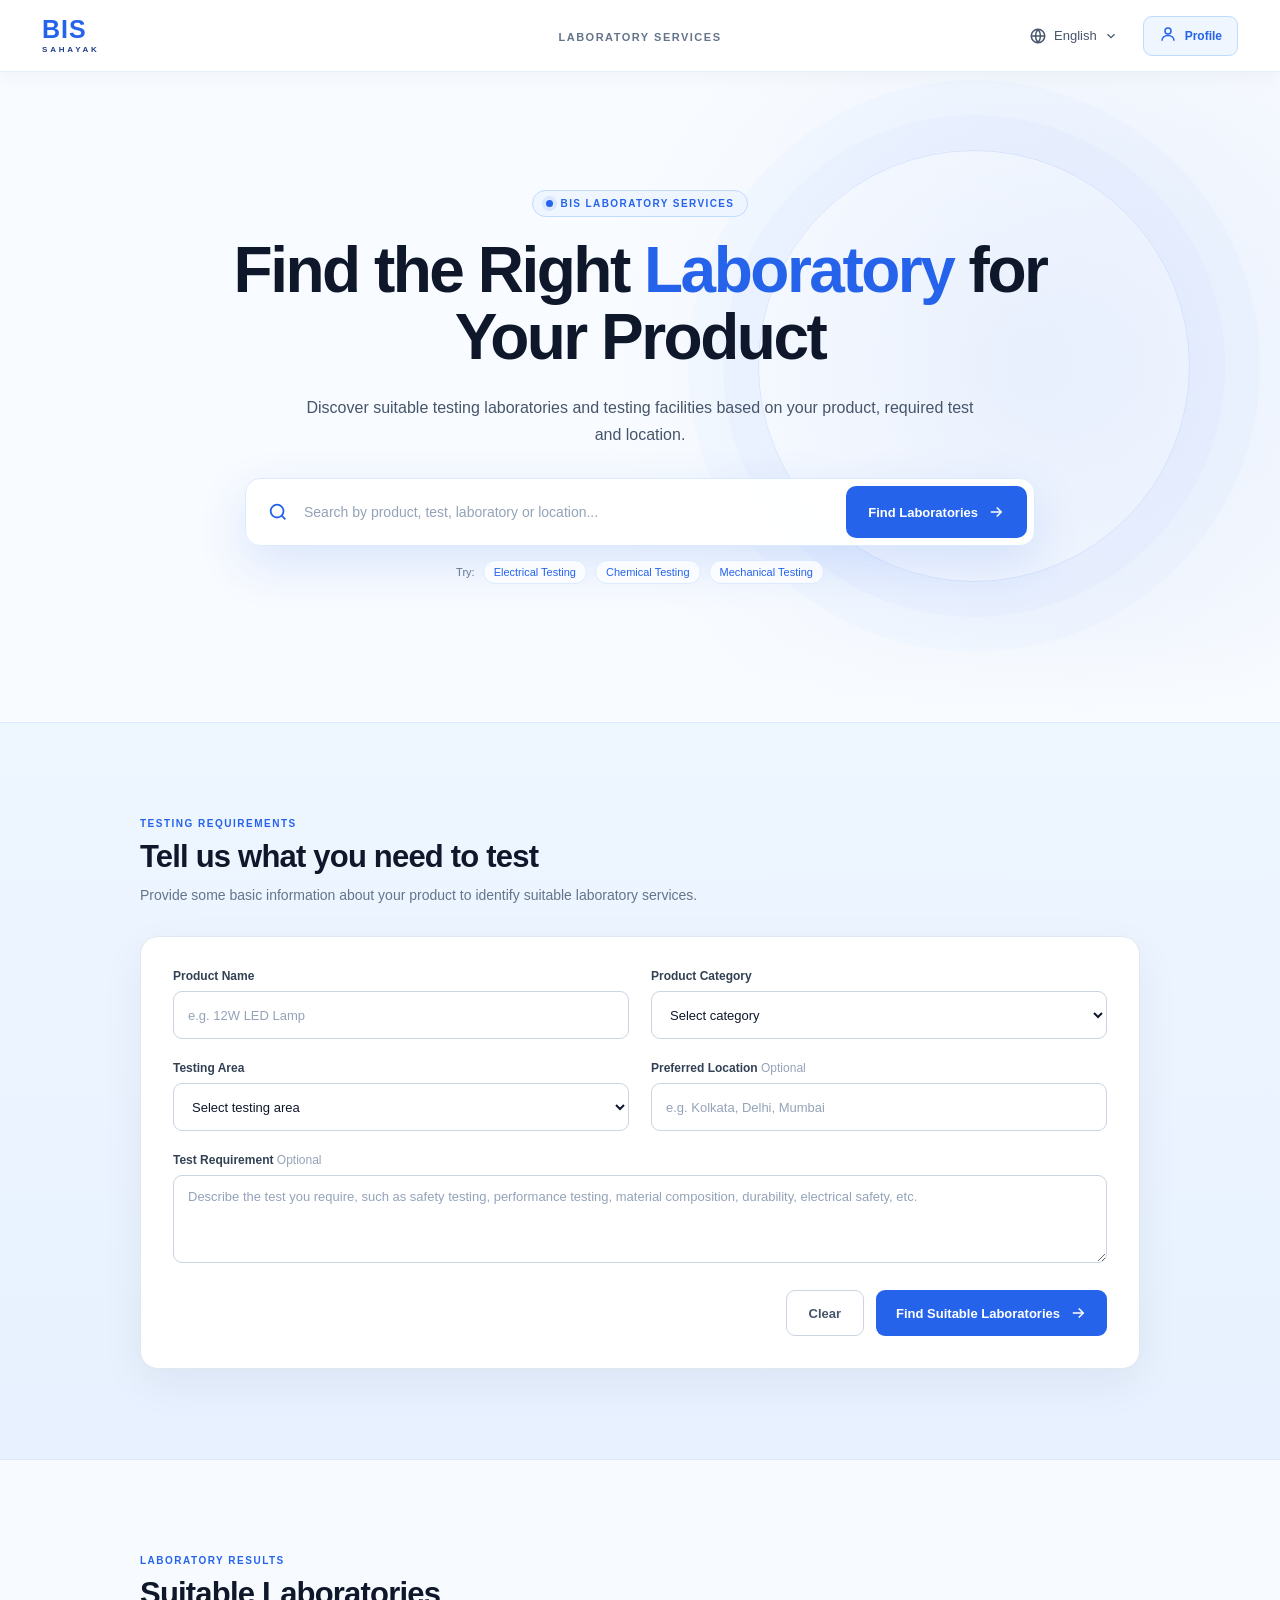
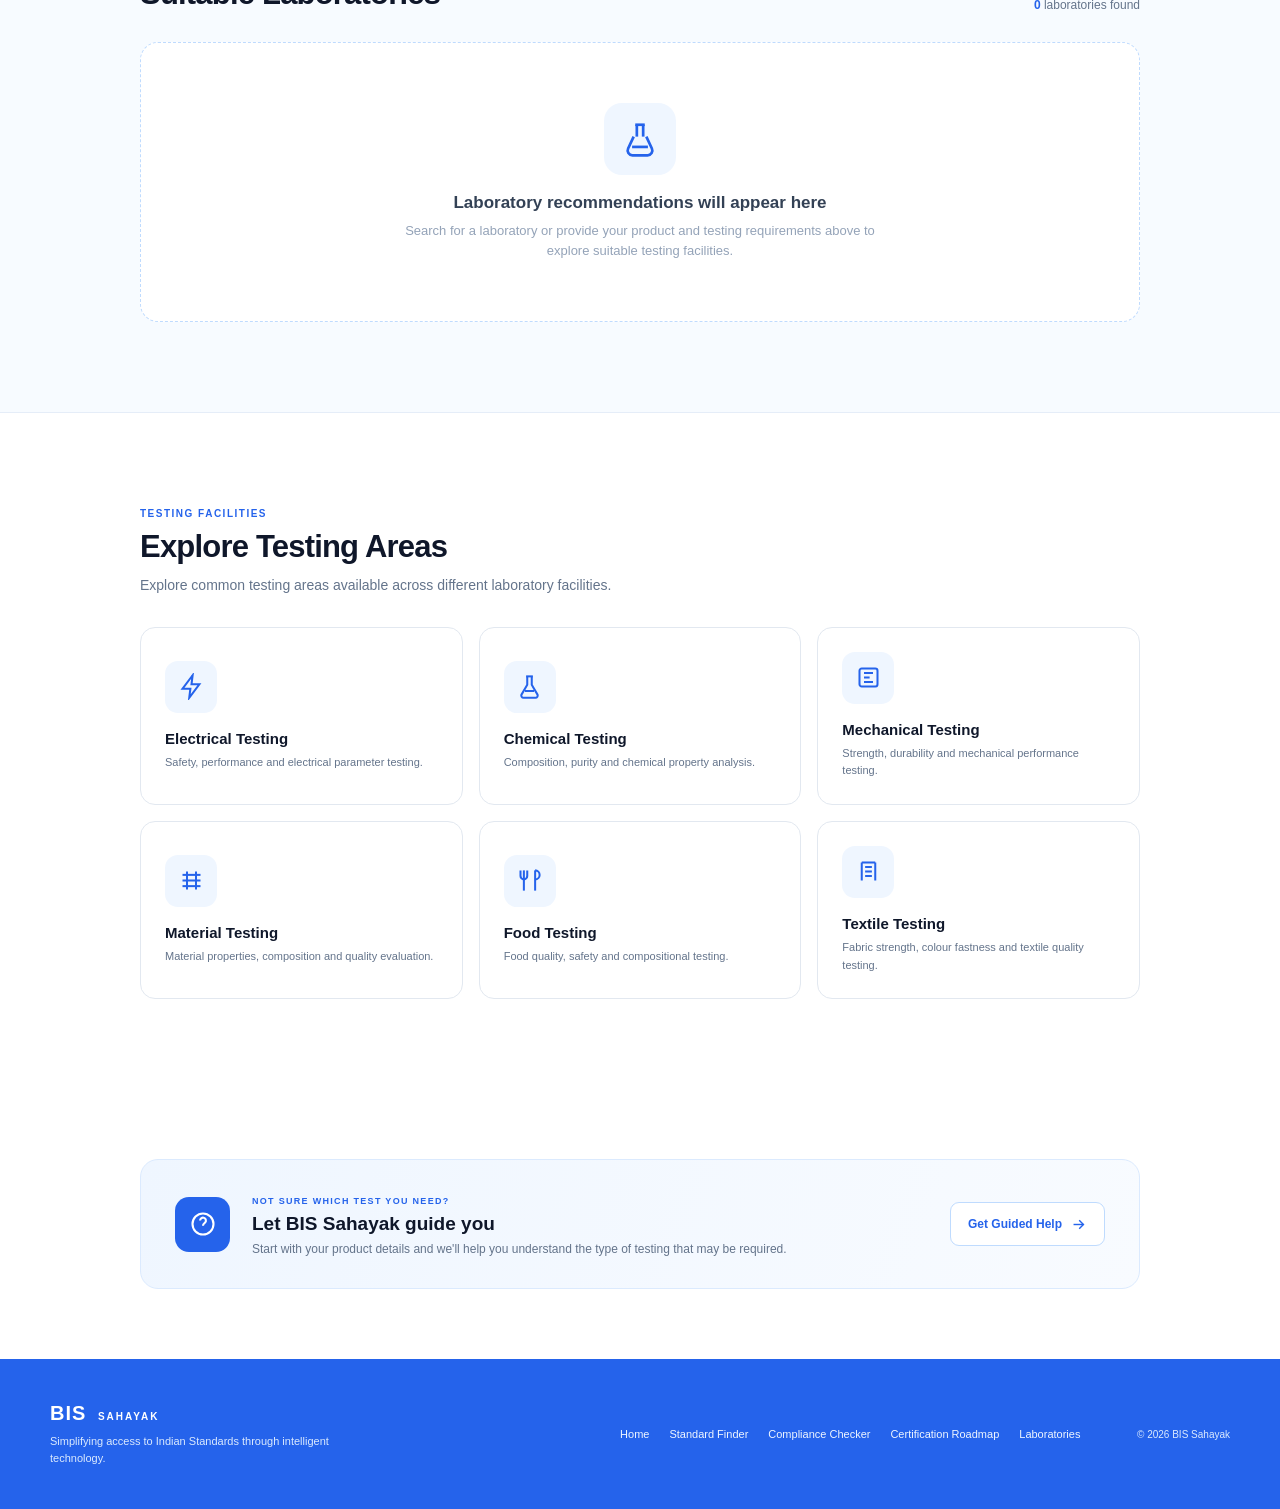
<file: Frontend/laboratory.html>
<!DOCTYPE html>
<html lang="en">

<head>
    <meta charset="UTF-8">
    <meta name="viewport" content="width=device-width, initial-scale=1.0">

    <title>Laboratory Services | BIS Sahayak</title>

    <link rel="stylesheet" href="laboratory.css">
</head>

<body>

    <!-- =========================================
         PAGE
    ========================================== -->

    <div class="laboratory-page">


        <!-- =====================================
             NAVBAR
        ====================================== -->

        <nav class="navbar">

            <div class="nav-left">

                <a href="../../index.html" class="logo">
                    <span class="logo-bis">BIS</span>
                    <span class="logo-sahayak">SAHAYAK</span>
                </a>

            </div>


            <div class="nav-center">

                <span class="page-label">
                    LABORATORY SERVICES
                </span>

            </div>


            <div class="nav-right">

                <button class="language-btn">

                    <svg width="18" height="18" viewBox="0 0 24 24"
                        fill="none" stroke="currentColor" stroke-width="2">

                        <circle cx="12" cy="12" r="9"></circle>

                        <line x1="3" y1="12" x2="21" y2="12"></line>

                        <path d="M12 3a14 14 0 0 1 0 18"></path>

                        <path d="M12 3a14 14 0 0 0 0 18"></path>

                    </svg>

                    <span>English</span>

                    <svg width="14" height="14" viewBox="0 0 24 24"
                        fill="none" stroke="currentColor" stroke-width="2">

                        <path d="m6 9 6 6 6-6"></path>

                    </svg>

                </button>


                <a href="#" class="profile-btn">

                    <span class="profile-icon">

                        <svg width="18" height="18" viewBox="0 0 24 24"
                            fill="none" stroke="currentColor" stroke-width="2">

                            <circle cx="12" cy="8" r="4"></circle>

                            <path d="M4 21c0-4.4 3.6-7 8-7s8 2.6 8 7"></path>

                        </svg>

                    </span>

                    <span>Profile</span>

                </a>

            </div>

        </nav>



        <!-- =====================================
             MAIN
        ====================================== -->

        <main class="main-content">


            <!-- =================================
                 HERO
            ================================== -->

            <section class="laboratory-hero">

                <div class="hero-content">

                    <div class="eyebrow">

                        <span class="eyebrow-dot"></span>

                        BIS LABORATORY SERVICES

                    </div>


                    <h1>

                        Find the Right
                        <span>Laboratory</span>
                        for Your Product

                    </h1>


                    <p class="hero-description">

                        Discover suitable testing laboratories and
                        testing facilities based on your product,
                        required test and location.

                    </p>


                    <!-- SEARCH -->

                    <div class="search-wrapper">

                        <svg class="search-icon"
                            width="22"
                            height="22"
                            viewBox="0 0 24 24"
                            fill="none"
                            stroke="currentColor"
                            stroke-width="2">

                            <circle cx="11" cy="11" r="7"></circle>

                            <path d="m20 20-4-4"></path>

                        </svg>


                        <input
                            type="text"
                            id="laboratorySearch"
                            placeholder="Search by product, test, laboratory or location..."
                        >


                        <button class="search-btn" id="searchButton">

                            Find Laboratories

                            <svg
                                width="18"
                                height="18"
                                viewBox="0 0 24 24"
                                fill="none"
                                stroke="currentColor"
                                stroke-width="2">

                                <path d="M5 12h14"></path>

                                <path d="m13 6 6 6-6 6"></path>

                            </svg>

                        </button>

                    </div>


                    <div class="search-hint">

                        <span>Try:</span>

                        <button data-search="Electrical Testing">
                            Electrical Testing
                        </button>

                        <button data-search="Chemical Testing">
                            Chemical Testing
                        </button>

                        <button data-search="Mechanical Testing">
                            Mechanical Testing
                        </button>

                    </div>

                </div>

            </section>



            <!-- =================================
                 TESTING DETAILS
            ================================== -->

            <section class="details-section">

                <div class="section-heading">

                    <div>

                        <span class="section-tag">
                            TESTING REQUIREMENTS
                        </span>

                        <h2>
                            Tell us what you need to test
                        </h2>

                        <p>
                            Provide some basic information about your
                            product to identify suitable laboratory
                            services.
                        </p>

                    </div>

                </div>


                <div class="details-card">


                    <!-- PRODUCT -->

                    <div class="form-group">

                        <label for="productName">
                            Product Name
                        </label>

                        <input
                            type="text"
                            id="productName"
                            placeholder="e.g. 12W LED Lamp"
                        >

                    </div>


                    <!-- CATEGORY -->

                    <div class="form-group">

                        <label for="productCategory">
                            Product Category
                        </label>

                        <select id="productCategory">

                            <option value="">
                                Select category
                            </option>

                            <option>
                                Electrical Products
                            </option>

                            <option>
                                Electronics
                            </option>

                            <option>
                                Construction Materials
                            </option>

                            <option>
                                Food & Agriculture
                            </option>

                            <option>
                                Chemicals
                            </option>

                            <option>
                                Mechanical Products
                            </option>

                            <option>
                                Textiles
                            </option>

                            <option>
                                Other
                            </option>

                        </select>

                    </div>


                    <!-- TESTING AREA -->

                    <div class="form-group">

                        <label for="testingArea">
                            Testing Area
                        </label>

                        <select id="testingArea">

                            <option value="">
                                Select testing area
                            </option>

                            <option>
                                Electrical Testing
                            </option>

                            <option>
                                Electronic Testing
                            </option>

                            <option>
                                Chemical Testing
                            </option>

                            <option>
                                Mechanical Testing
                            </option>

                            <option>
                                Material Testing
                            </option>

                            <option>
                                Environmental Testing
                            </option>

                            <option>
                                Food Testing
                            </option>

                            <option>
                                Textile Testing
                            </option>

                        </select>

                    </div>


                    <!-- LOCATION -->

                    <div class="form-group">

                        <label for="location">
                            Preferred Location
                            <span>Optional</span>
                        </label>

                        <input
                            type="text"
                            id="location"
                            placeholder="e.g. Kolkata, Delhi, Mumbai"
                        >

                    </div>


                    <!-- TEST DESCRIPTION -->

                    <div class="form-group full-width">

                        <label for="testRequirement">
                            Test Requirement
                            <span>Optional</span>
                        </label>

                        <textarea
                            id="testRequirement"
                            rows="4"
                            placeholder="Describe the test you require, such as safety testing, performance testing, material composition, durability, electrical safety, etc."
                        ></textarea>

                    </div>


                    <!-- ACTIONS -->

                    <div class="form-actions">

                        <button
                            class="clear-btn"
                            id="clearButton">

                            Clear

                        </button>


                        <button
                            class="find-btn"
                            id="findButton">

                            Find Suitable Laboratories

                            <svg
                                width="18"
                                height="18"
                                viewBox="0 0 24 24"
                                fill="none"
                                stroke="currentColor"
                                stroke-width="2">

                                <path d="M5 12h14"></path>

                                <path d="m13 6 6 6-6 6"></path>

                            </svg>

                        </button>

                    </div>

                </div>

            </section>



            <!-- =================================
                 RESULTS
            ================================== -->

            <section class="results-section">

                <div class="results-header">

                    <div>

                        <span class="section-tag">
                            LABORATORY RESULTS
                        </span>

                        <h2>
                            Suitable Laboratories
                        </h2>

                    </div>


                    <div class="result-info">

                        <span
                            class="result-count"
                            id="resultCount">

                            0

                        </span>

                        laboratories found

                    </div>

                </div>


                <!-- EMPTY STATE -->

                <div
                    class="empty-state"
                    id="emptyState">

                    <div class="empty-icon">

                        <svg
                            width="38"
                            height="38"
                            viewBox="0 0 24 24"
                            fill="none"
                            stroke="currentColor"
                            stroke-width="1.7">

                            <path d="M9 3h6"></path>

                            <path d="M10 3v7.5"></path>

                            <path d="M14 3v7.5"></path>

                            <path d="M8 10.5 4.5 18a3 3 0 0 0 2.7 4.3h9.6a3 3 0 0 0 2.7-4.3L16 10.5"></path>

                            <path d="M7 17h10"></path>

                        </svg>

                    </div>


                    <h3>
                        Laboratory recommendations will appear here
                    </h3>


                    <p>
                        Search for a laboratory or provide your
                        product and testing requirements above to
                        explore suitable testing facilities.
                    </p>

                </div>


                <!-- =================================
                     DEMO RESULTS
                ================================== -->

                <div
                    class="results-container"
                    id="resultsContainer">

                </div>

            </section>



            <!-- =================================
                 TESTING AREAS
            ================================== -->

            <section class="testing-section">

                <div class="section-heading">

                    <span class="section-tag">
                        TESTING FACILITIES
                    </span>

                    <h2>
                        Explore Testing Areas
                    </h2>

                    <p>
                        Explore common testing areas available
                        across different laboratory facilities.
                    </p>

                </div>


                <div class="testing-grid">


                    <button
                        class="testing-card"
                        data-search="Electrical Testing">

                        <div class="testing-icon">

                            <svg
                                width="27"
                                height="27"
                                viewBox="0 0 24 24"
                                fill="none"
                                stroke="currentColor"
                                stroke-width="1.8">

                                <path d="M13 2 4 14h7l-1 8 9-12h-7z"></path>

                            </svg>

                        </div>

                        <h3>
                            Electrical Testing
                        </h3>

                        <p>
                            Safety, performance and electrical
                            parameter testing.
                        </p>

                    </button>



                    <button
                        class="testing-card"
                        data-search="Chemical Testing">

                        <div class="testing-icon">

                            <svg
                                width="27"
                                height="27"
                                viewBox="0 0 24 24"
                                fill="none"
                                stroke="currentColor"
                                stroke-width="1.8">

                                <path d="M9 3h6"></path>

                                <path d="M10 3v7.5L5 19a2 2 0 0 0 1.8 3h10.4A2 2 0 0 0 19 19l-5-8.5V3"></path>

                                <path d="M8 16h8"></path>

                            </svg>

                        </div>

                        <h3>
                            Chemical Testing
                        </h3>

                        <p>
                            Composition, purity and chemical
                            property analysis.
                        </p>

                    </button>



                    <button
                        class="testing-card"
                        data-search="Mechanical Testing">

                        <div class="testing-icon">

                            <svg
                                width="27"
                                height="27"
                                viewBox="0 0 24 24"
                                fill="none"
                                stroke="currentColor"
                                stroke-width="1.8">

                                <rect x="4" y="4" width="16" height="16" rx="2"></rect>

                                <path d="M8 8h8"></path>

                                <path d="M8 12h5"></path>

                                <path d="M8 16h8"></path>

                            </svg>

                        </div>

                        <h3>
                            Mechanical Testing
                        </h3>

                        <p>
                            Strength, durability and mechanical
                            performance testing.
                        </p>

                    </button>



                    <button
                        class="testing-card"
                        data-search="Material Testing">

                        <div class="testing-icon">

                            <svg
                                width="27"
                                height="27"
                                viewBox="0 0 24 24"
                                fill="none"
                                stroke="currentColor"
                                stroke-width="1.8">

                                <path d="M4 7h16"></path>

                                <path d="M4 12h16"></path>

                                <path d="M4 17h16"></path>

                                <path d="M8 4v16"></path>

                                <path d="M16 4v16"></path>

                            </svg>

                        </div>

                        <h3>
                            Material Testing
                        </h3>

                        <p>
                            Material properties, composition and
                            quality evaluation.
                        </p>

                    </button>



                    <button
                        class="testing-card"
                        data-search="Food Testing">

                        <div class="testing-icon">

                            <svg
                                width="27"
                                height="27"
                                viewBox="0 0 24 24"
                                fill="none"
                                stroke="currentColor"
                                stroke-width="1.8">

                                <path d="M7 3v8"></path>

                                <path d="M4 3v5a3 3 0 0 0 6 0V3"></path>

                                <path d="M7 11v10"></path>

                                <path d="M17 3v18"></path>

                                <path d="M17 3a4 4 0 0 1 0 8"></path>

                            </svg>

                        </div>

                        <h3>
                            Food Testing
                        </h3>

                        <p>
                            Food quality, safety and compositional
                            testing.
                        </p>

                    </button>



                    <button
                        class="testing-card"
                        data-search="Textile Testing">

                        <div class="testing-icon">

                            <svg
                                width="27"
                                height="27"
                                viewBox="0 0 24 24"
                                fill="none"
                                stroke="currentColor"
                                stroke-width="1.8">

                                <path d="M6 4h12"></path>

                                <path d="M6 4v16"></path>

                                <path d="M18 4v16"></path>

                                <path d="M9 8h6"></path>

                                <path d="M9 12h6"></path>

                                <path d="M9 16h6"></path>

                            </svg>

                        </div>

                        <h3>
                            Textile Testing
                        </h3>

                        <p>
                            Fabric strength, colour fastness and
                            textile quality testing.
                        </p>

                    </button>

                </div>

            </section>



            <!-- =================================
                 HELP SECTION
            ================================== -->

            <section class="help-section">

                <div class="help-card">

                    <div class="help-icon">

                        <svg
                            width="28"
                            height="28"
                            viewBox="0 0 24 24"
                            fill="none"
                            stroke="currentColor"
                            stroke-width="1.8">

                            <circle cx="12" cy="12" r="9"></circle>

                            <path d="M9.5 9a2.5 2.5 0 1 1 4.3 1.8c-.9.9-1.8 1.2-1.8 2.7"></path>

                            <path d="M12 17h.01"></path>

                        </svg>

                    </div>


                    <div class="help-content">

                        <span>
                            NOT SURE WHICH TEST YOU NEED?
                        </span>

                        <h3>
                            Let BIS Sahayak guide you
                        </h3>

                        <p>
                            Start with your product details and
                            we'll help you understand the type of
                            testing that may be required.
                        </p>

                    </div>


                    <button
                        class="guide-btn"
                        id="guideButton">

                        Get Guided Help

                        <svg
                            width="17"
                            height="17"
                            viewBox="0 0 24 24"
                            fill="none"
                            stroke="currentColor"
                            stroke-width="2">

                            <path d="M5 12h14"></path>

                            <path d="m13 6 6 6-6 6"></path>

                        </svg>

                    </button>

                </div>

            </section>

        </main>



        <!-- =====================================
             FOOTER
        ====================================== -->

        <footer class="footer">

            <div class="footer-brand">

                <div class="footer-logo">

                    BIS <span>SAHAYAK</span>

                </div>

                <p>
                    Simplifying access to Indian Standards
                    through intelligent technology.
                </p>

            </div>


            <div class="footer-links">

                <a href="../../index.html">
                    Home
                </a>

                <a href="#">
                    Standard Finder
                </a>

                <a href="#">
                    Compliance Checker
                </a>

                <a href="#">
                    Certification Roadmap
                </a>

                <a href="#">
                    Laboratories
                </a>

            </div>


            <div class="footer-copy">

                © 2026 BIS Sahayak

            </div>

        </footer>

    </div>


    <script src="laboratory.js"></script>

</body>

</html>
</file>
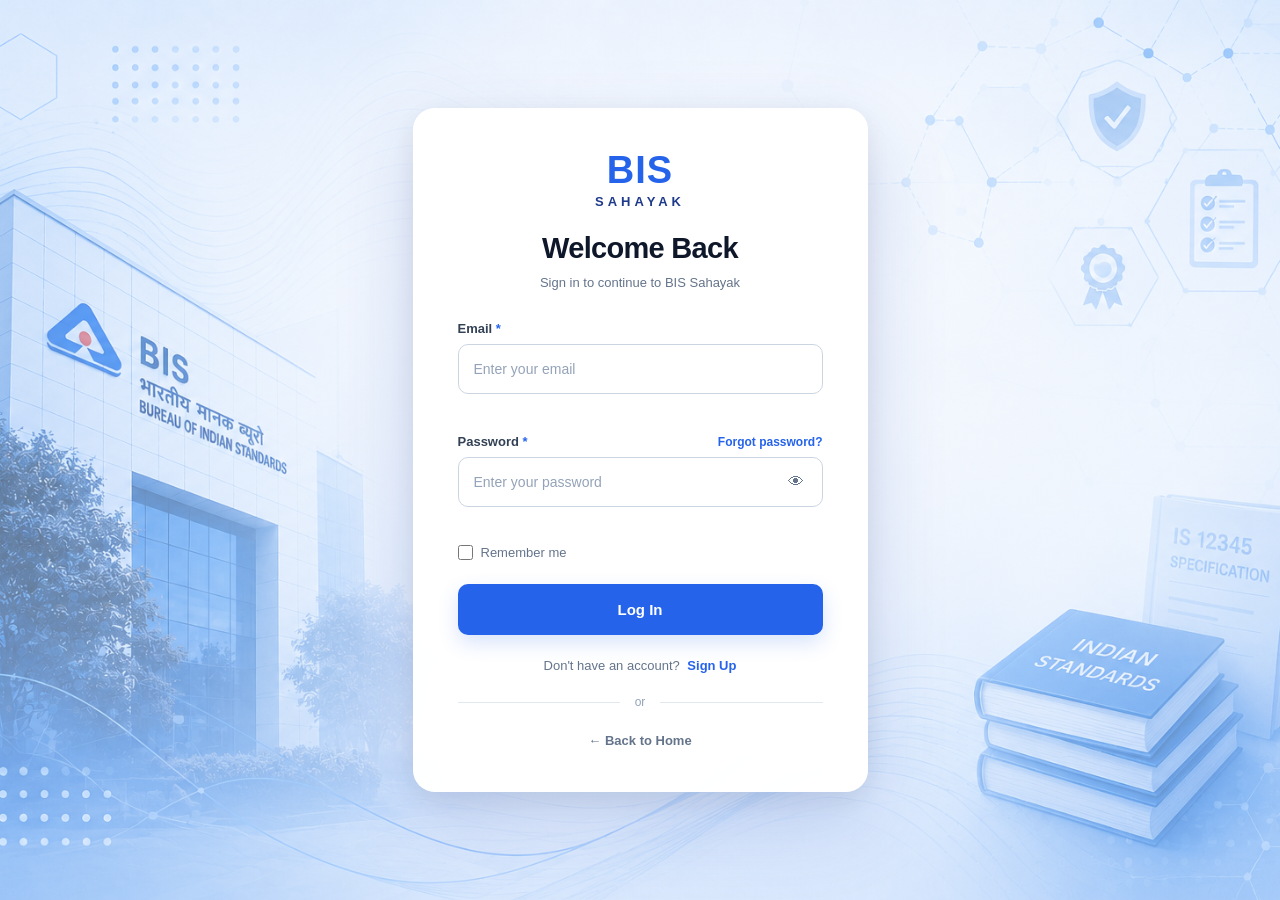
<file: Frontend/login.html>
<!DOCTYPE html>
<html lang="en">

<head>
    <meta charset="UTF-8">
    <meta name="viewport" content="width=device-width, initial-scale=1.0">

    <title>Login | BIS Sahayak</title>

    <link rel="stylesheet" href="auth.css">
</head>

<body>

    <div class="auth-container">

        <div class="auth-box">

            <!-- BRAND -->
            <div class="brand">

                <div class="brand-bis">
                    BIS
                </div>

                <div class="brand-sahayak">
                    SAHAYAK
                </div>

            </div>


            <!-- HEADING -->

            <div class="auth-heading">

                <h1>Welcome Back</h1>

                <p>
                    Sign in to continue to BIS Sahayak
                </p>

            </div>


            <!-- LOGIN FORM -->

            <form id="loginForm">


                <!-- EMAIL -->

                <div class="input-group">

                    <label for="loginEmail">
                        Email <span>*</span>
                    </label>

                    <input type="email" id="loginEmail" placeholder="Enter your email" autocomplete="email" required>

                    <small id="loginEmailError" class="error">
                    </small>

                </div>


                <!-- PASSWORD -->

                <div class="input-group">

                    <div class="password-label">

                        <label for="loginPassword">
                            Password <span>*</span>
                        </label>

                        <a href="#" class="forgot-password">
                            Forgot password?
                        </a>

                    </div>


                    <div class="password-box">

                        <input type="password" id="loginPassword" placeholder="Enter your password"
                            autocomplete="current-password" required>

                        <button type="button" class="eye-btn" id="loginEye" aria-label="Show password">
                            👁
                        </button>

                    </div>


                    <small id="loginPasswordError" class="error">
                    </small>

                </div>


                <!-- REMEMBER -->

                <div class="remember-row">

                    <label class="remember">

                        <input type="checkbox" id="rememberMe">

                        <span>Remember me</span>

                    </label>

                </div>


                <!-- LOGIN BUTTON -->

                <button type="submit" class="main-btn">

                    Log In

                </button>

            </form>


            <!-- SIGN UP -->

            <p class="bottom-text">

                Don't have an account?

                <a href="signup.html">
                    Sign Up
                </a>

            </p>


            <!-- DIVIDER -->

            <div class="divider">

                <span>or</span>

            </div>


            <!-- HOME -->

            <p class="home-link">

                <a href="index.html">
                    ← Back to Home
                </a>

            </p>

        </div>

    </div>

<script src="api.js"></script>
    <script src="auth.js"></script>

</body>

</html>
</file>
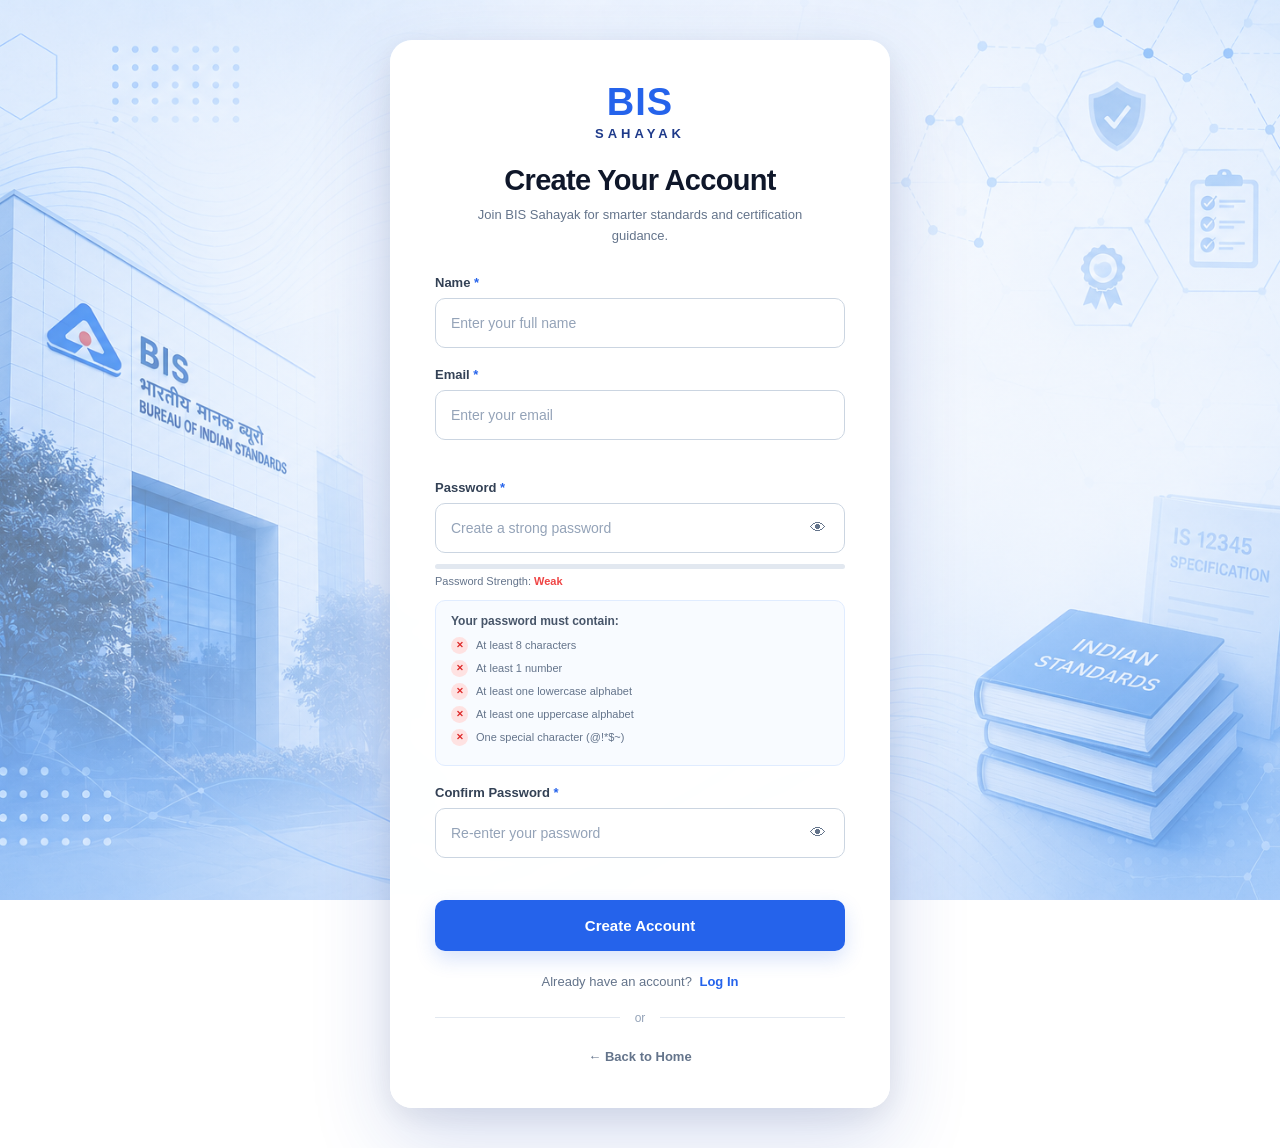
<file: Frontend/signup.html>
<!DOCTYPE html>
<html lang="en">

<head>
    <meta charset="UTF-8">
    <meta name="viewport" content="width=device-width, initial-scale=1.0">

    <title>Create Account | BIS Sahayak</title>

    <link rel="stylesheet" href="auth.css">
</head>

<body>

    <div class="auth-container">

        <div class="auth-box signup-box">


            <!-- BRAND -->

            <div class="brand">

                <div class="brand-bis">
                    BIS
                </div>

                <div class="brand-sahayak">
                    SAHAYAK
                </div>

            </div>


            <!-- HEADING -->

            <div class="auth-heading">

                <h1>Create Your Account</h1>

                <p>
                    Join BIS Sahayak for smarter standards and
                    certification guidance.
                </p>

            </div>


            <!-- SIGNUP FORM -->

            <form id="signupForm">


                <!-- NAME -->

                <div class="input-group">

                    <label for="name">
                        Name <span>*</span>
                    </label>

                    <input type="text" id="name" placeholder="Enter your full name" autocomplete="name" required>

                </div>


                <!-- EMAIL -->

                <div class="input-group">

                    <label for="signupEmail">
                        Email <span>*</span>
                    </label>

                    <input type="email" id="signupEmail" placeholder="Enter your email" autocomplete="email" required>

                    <small id="signupEmailError" class="error">
                    </small>

                </div>


                <!-- PASSWORD -->

                <div class="input-group">

                    <label for="signupPassword">
                        Password <span>*</span>
                    </label>


                    <div class="password-box">

                        <input type="password" id="signupPassword" placeholder="Create a strong password"
                            autocomplete="new-password" required>

                        <button type="button" class="eye-btn" id="signupEye" aria-label="Show password">
                            👁
                        </button>

                    </div>


                    <!-- PASSWORD STRENGTH -->

                    <div class="strength-container">

                        <div class="strength-bar">
                            <div id="strengthBar"></div>
                        </div>

                        <p>
                            Password Strength:
                            <span id="strengthText">
                                Weak
                            </span>
                        </p>

                    </div>


                    <!-- PASSWORD REQUIREMENTS -->

                    <div class="requirements">

                        <p>
                            Your password must contain:
                        </p>


                        <div id="length" class="requirement">

                            <span>✕</span>

                            At least 8 characters

                        </div>


                        <div id="number" class="requirement">

                            <span>✕</span>

                            At least 1 number

                        </div>


                        <div id="lowercase" class="requirement">

                            <span>✕</span>

                            At least one lowercase alphabet

                        </div>


                        <div id="uppercase" class="requirement">

                            <span>✕</span>

                            At least one uppercase alphabet

                        </div>


                        <div id="special" class="requirement">

                            <span>✕</span>

                            One special character (@!*$~)

                        </div>

                    </div>

                </div>


                <!-- CONFIRM PASSWORD -->

                <div class="input-group">

                    <label for="confirmPassword">
                        Confirm Password <span>*</span>
                    </label>


                    <div class="password-box">

                        <input type="password" id="confirmPassword" placeholder="Re-enter your password"
                            autocomplete="new-password" required>

                        <button type="button" class="eye-btn" id="confirmEye" aria-label="Show password">
                            👁
                        </button>

                    </div>


                    <small id="confirmError" class="error">
                    </small>

                </div>


                <!-- CREATE ACCOUNT -->

                <button type="submit" class="main-btn">

                    Create Account

                </button>

            </form>


            <!-- LOGIN -->

            <p class="bottom-text">

                Already have an account?

                <a href="login.html">
                    Log In
                </a>

            </p>


            <!-- DIVIDER -->

            <div class="divider">

                <span>or</span>

            </div>


            <!-- HOME -->

            <p class="home-link">

                <a href="index.html">
                    ← Back to Home
                </a>

            </p>

        </div>

    </div>

<script src="api.js"></script>
    <script src="auth.js"></script>

</body>

</html>
</file>
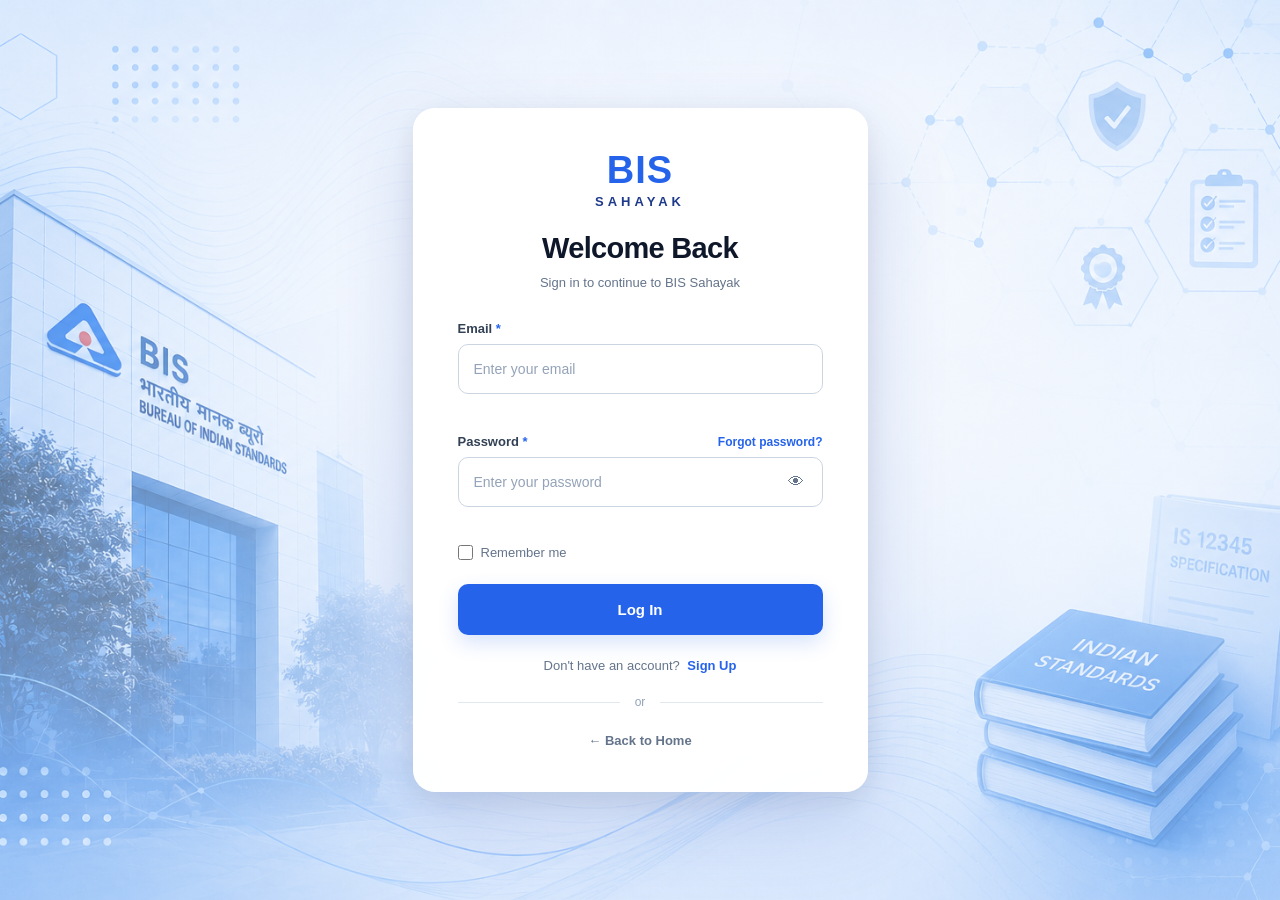
<file: Frontend/standard_finder.html>
<!DOCTYPE html>
<html lang="en">

<head>
    <meta charset="UTF-8">
    <meta name="viewport" content="width=device-width, initial-scale=1.0">

    <title>Standard Finder | BIS Sahayak</title>

    <link rel="stylesheet" href="standard_finder.css">
</head>

<body>

    <!-- =========================================
         PAGE
    ========================================== -->

    <div class="standard-page">


        <!-- =====================================
             NAVBAR
        ====================================== -->

        <nav class="navbar">

            <div class="nav-left">

                <a href="../../index.html" class="logo">
                    <span class="logo-bis">BIS</span>
                    <span class="logo-sahayak">SAHAYAK</span>
                </a>

            </div>


            <div class="nav-center">

                <span class="page-label">
                    STANDARD FINDER
                </span>

            </div>


            <div class="nav-right">

                <button class="language-btn">
                    <svg width="18" height="18" viewBox="0 0 24 24" fill="none" stroke="currentColor" stroke-width="2">
                        <circle cx="12" cy="12" r="9"></circle>
                        <line x1="3" y1="12" x2="21" y2="12"></line>
                        <path d="M12 3a14 14 0 0 1 0 18"></path>
                        <path d="M12 3a14 14 0 0 0 0 18"></path>
                    </svg>

                    <span>English</span>

                    <svg width="14" height="14" viewBox="0 0 24 24" fill="none" stroke="currentColor" stroke-width="2">
                        <path d="m6 9 6 6 6-6"></path>
                    </svg>

                </button>

                <a href="#" class="profile-btn">

                    <span class="profile-icon">
                        <svg width="18" height="18" viewBox="0 0 24 24" fill="none" stroke="currentColor"
                            stroke-width="2">
                            <circle cx="12" cy="8" r="4"></circle>
                            <path d="M4 21c0-4.4 3.6-7 8-7s8 2.6 8 7"></path>
                        </svg>
                    </span>

                    <span>Profile</span>

                </a>

            </div>

        </nav>



        <!-- =====================================
             MAIN CONTENT
        ====================================== -->

        <main class="main-content">


            <!-- =================================
                 HERO
            ================================== -->

            <section class="finder-hero">

                <div class="hero-content">

                    <div class="eyebrow">

                        <span class="eyebrow-dot"></span>

                        BIS STANDARD DISCOVERY

                    </div>


                    <h1>
                        Find the Right
                        <span>BIS Standard</span>
                        for Your Product
                    </h1>


                    <p class="hero-description">

                        Search through relevant Indian Standards using
                        your product details, category, intended use,
                        or technical specifications.

                    </p>


                    <!-- SEARCH -->

                    <div class="search-wrapper">

                        <svg class="search-icon" width="22" height="22" viewBox="0 0 24 24" fill="none"
                            stroke="currentColor" stroke-width="2">
                            <circle cx="11" cy="11" r="7"></circle>
                            <path d="m20 20-4-4"></path>
                        </svg>


                        <input type="text" id="standardSearch"
                            placeholder="Search by product, standard number or keyword...">


                        <button class="search-btn">

                            Find Standards

                            <svg width="18" height="18" viewBox="0 0 24 24" fill="none" stroke="currentColor"
                                stroke-width="2">
                                <path d="M5 12h14"></path>
                                <path d="m13 6 6 6-6 6"></path>
                            </svg>

                        </button>

                    </div>


                    <div class="search-hint">

                        <span>Try:</span>

                        <button>LED lamp</button>
                        <button>Cement</button>
                        <button>Electrical cable</button>

                    </div>

                </div>

            </section>



            <!-- =================================
                 PRODUCT DETAILS
            ================================== -->

            <section class="details-section">

                <div class="section-heading">

                    <div>

                        <span class="section-tag">
                            OPTIONAL DETAILS
                        </span>

                        <h2>
                            Get more accurate results
                        </h2>

                        <p>
                            Tell us a little more about your product.
                            This information helps BIS Sahayak identify
                            more relevant standards.
                        </p>

                    </div>

                </div>


                <div class="details-card">


                    <!-- PRODUCT -->

                    <div class="form-group">

                        <label for="productName">
                            Product Name
                        </label>

                        <input type="text" id="productName" placeholder="e.g. 12W LED Lamp">

                    </div>


                    <!-- CATEGORY -->

                    <div class="form-group">

                        <label for="productCategory">
                            Product Category
                        </label>

                        <select id="productCategory">

                            <option value="">
                                Select category
                            </option>

                            <option>
                                Electrical Products
                            </option>

                            <option>
                                Electronics
                            </option>

                            <option>
                                Construction Materials
                            </option>

                            <option>
                                Food & Agriculture
                            </option>

                            <option>
                                Mechanical Products
                            </option>

                            <option>
                                Chemicals
                            </option>

                            <option>
                                Textiles
                            </option>

                            <option>
                                Other
                            </option>

                        </select>

                    </div>


                    <!-- INTENDED USE -->

                    <div class="form-group">

                        <label for="intendedUse">
                            Intended Use
                        </label>

                        <input type="text" id="intendedUse" placeholder="e.g. Residential lighting">

                    </div>


                    <!-- SPECIFICATION -->

                    <div class="form-group full-width">

                        <label for="specification">
                            Product Specifications
                            <span>Optional</span>
                        </label>

                        <textarea id="specification" rows="4"
                            placeholder="Add relevant specifications such as wattage, voltage, material, dimensions, application, etc."></textarea>

                    </div>


                    <div class="form-actions">

                        <button class="clear-btn">
                            Clear
                        </button>

                        <button class="find-btn">

                            Find Applicable Standards

                            <svg width="18" height="18" viewBox="0 0 24 24" fill="none" stroke="currentColor"
                                stroke-width="2">
                                <path d="M5 12h14"></path>
                                <path d="m13 6 6 6-6 6"></path>
                            </svg>

                        </button>

                    </div>

                </div>

            </section>



            <!-- =================================
                 RESULTS
            ================================== -->

            <section class="results-section">

                <div class="results-header">

                    <div>

                        <span class="section-tag">
                            SEARCH RESULTS
                        </span>

                        <h2>
                            Relevant Standards
                        </h2>

                    </div>


                    <div class="result-info">

                        <span class="result-count">
                            0
                        </span>

                        standards found

                    </div>

                </div>


                <!-- EMPTY STATE -->

                <div class="empty-state">

                    <div class="empty-icon">

                        <svg width="38" height="38" viewBox="0 0 24 24" fill="none" stroke="currentColor"
                            stroke-width="1.7">
                            <circle cx="11" cy="11" r="7"></circle>
                            <path d="m20 20-4-4"></path>
                        </svg>

                    </div>


                    <h3>
                        Your standards will appear here
                    </h3>

                    <p>
                        Search for a product or provide product
                        details above to discover relevant BIS standards.
                    </p>

                </div>


                <!--
                =================================
                FUTURE RESULT CARD
                =================================

                <div class="standard-card">

                    <div class="standard-top">

                        <span class="standard-number">
                            IS XXXX : XXXX
                        </span>

                        <span class="relevance high">
                            HIGH RELEVANCE
                        </span>

                    </div>

                    <h3>
                        Standard Name
                    </h3>

                    <p>
                        Description of the standard and why it
                        may apply to the searched product.
                    </p>

                    <div class="standard-meta">

                        <span>
                            Electrical Products
                        </span>

                        <span>
                            Indian Standard
                        </span>

                    </div>

                    <div class="standard-actions">

                        <button>
                            View Details
                        </button>

                        <button>
                            Ask BIS Sahayak
                        </button>

                    </div>

                </div>
                -->

            </section>



            <!-- =================================
                 HELP SECTION
            ================================== -->

            <section class="help-section">

                <div class="help-card">

                    <div class="help-icon">

                        <svg width="28" height="28" viewBox="0 0 24 24" fill="none" stroke="currentColor"
                            stroke-width="1.8">
                            <circle cx="12" cy="12" r="9"></circle>
                            <path d="M9.5 9a2.5 2.5 0 1 1 4.3 1.8c-.9.9-1.8 1.2-1.8 2.7"></path>
                            <path d="M12 17h.01"></path>
                        </svg>

                    </div>


                    <div class="help-content">

                        <span>
                            NOT SURE WHERE TO START?
                        </span>

                        <h3>
                            Let BIS Sahayak guide you
                        </h3>

                        <p>
                            Answer a few simple questions and we'll
                            help you identify the standards that may
                            be relevant to your product.
                        </p>

                    </div>


                    <button class="guide-btn">

                        Get Guided Help

                        <svg width="17" height="17" viewBox="0 0 24 24" fill="none" stroke="currentColor"
                            stroke-width="2">
                            <path d="M5 12h14"></path>
                            <path d="m13 6 6 6-6 6"></path>
                        </svg>

                    </button>

                </div>

            </section>

        </main>



        <!-- =====================================
             FOOTER
        ====================================== -->

        <footer class="footer">

            <div class="footer-brand">

                <div class="footer-logo">
                    BIS <span>SAHAYAK</span>
                </div>

                <p>
                    Simplifying access to Indian Standards
                    through intelligent technology.
                </p>

            </div>


            <div class="footer-links">

                <a href="../../index.html">
                    Home
                </a>

                <a href="#">
                    Standard Finder
                </a>

                <a href="#">
                    Compliance Checker
                </a>

                <a href="#">
                    Certification Roadmap
                </a>

            </div>


            <div class="footer-copy">

                © 2026 BIS Sahayak

            </div>

        </footer>

    </div>
    <script src="api.js"></script>
    <script src="standard_finder.js"></script>

</body>

</html>
</file>
<file: style.css>
/* ============================================================
   RESET
============================================================ */

* {
    margin: 0;
    padding: 0;
    box-sizing: border-box;
}

html {
    scroll-behavior: smooth;
}

body {
    font-family: Arial, Helvetica, sans-serif;
    color: #101828;
    background: #ffffff;
}


/* ============================================================
   NAVBAR
============================================================ */

.nav {
    height: 80px;
    width: 100%;
    background: #ffffff;
    display: flex;
    align-items: center;
    padding: 0 30px;
    position: fixed;
    top: 0;
    left: 0;
    z-index: 1000;
    border-bottom: 1px solid #e4e7ec;
}


/* ============================================================
   HAMBURGER
============================================================ */

.hamburger {
    width: 44px;
    height: 44px;
    border: none;
    background: transparent;
    cursor: pointer;

    display: flex;
    align-items: center;
    justify-content: center;

    margin-right: 18px;
    color: #101828;
}

.hamburger svg {
    width: 25px;
    height: 25px;
}

.hamburger:hover {
    background: #f2f4f7;
    border-radius: 8px;
}


/* ============================================================
   LOGO
============================================================ */

.nav-logo {
    display: flex;
    align-items: center;
    gap: 10px;

    text-decoration: none;
    color: #101828;

    font-size: 20px;
    font-weight: 700;
}

.logo-icon {
    width: 38px;
    height: 38px;
}


/* ============================================================
   NAV ACTIONS
============================================================ */

.nav-actions {
    margin-left: auto;

    display: flex;
    align-items: center;
    gap: 12px;

    position: relative;
}


/* ============================================================
   LANGUAGE
============================================================ */

.language-btn {
    height: 42px;
    padding: 0 12px;

    border: 1px solid #d0d5dd;
    border-radius: 8px;

    background: #ffffff;
    color: #101828;

    display: flex;
    align-items: center;
    gap: 7px;

    cursor: pointer;
}

.language-btn svg {
    width: 20px;
    height: 20px;
}

.language-btn .chevron {
    width: 16px;
    height: 16px;
}

.language-menu {
    position: absolute;

    top: 50px;
    right: 120px;

    width: 130px;

    background: #ffffff;
    border: 1px solid #e4e7ec;
    border-radius: 8px;

    box-shadow: 0 8px 25px rgba(0, 0, 0, 0.12);

    padding: 6px;

    display: none;

    z-index: 1100;
}

.language-menu.open {
    display: block;
}

.language-option {
    width: 100%;

    border: none;
    background: transparent;

    padding: 9px 10px;

    text-align: left;

    border-radius: 6px;

    cursor: pointer;
}

.language-option:hover {
    background: #f2f4f7;
}


/* ============================================================
   LOGIN / SIGNUP
============================================================ */

.login-btn,
.signup-btn {
    text-decoration: none;

    padding: 10px 17px;

    border-radius: 8px;

    font-size: 14px;
    font-weight: 600;
}

.login-btn {
    color: #101828;
}

.login-btn:hover {
    background: #f2f4f7;
}

.signup-btn {
    background: #155eef;
    color: #ffffff;
}

.signup-btn:hover {
    background: #004eeb;
}


/* ============================================================
   SIDEBAR
============================================================ */

.left_border {
    position: fixed;

    top: 0;
    left: 0;

    width: 300px;
    height: 100vh;

    background: #ffffff;

    border-right: 1px solid #e4e7ec;

    z-index: 2000;

    /* IMPORTANT */
    transform: translateX(-100%);

    transition: transform 0.3s ease;

    overflow-y: auto;

    box-shadow: 4px 0 20px rgba(0, 0, 0, 0.08);
}


/* ============================================================
   SIDEBAR OPEN
============================================================ */

.left_border.sidebar-open {
    transform: translateX(0);
}


/* ============================================================
   CLOSE BUTTON
============================================================ */

.close-menu {
    position: absolute;

    top: 18px;
    right: 18px;

    width: 40px;
    height: 40px;

    border: none;
    background: transparent;

    color: #101828;

    cursor: pointer;

    display: flex;
    align-items: center;
    justify-content: center;

    border-radius: 8px;

    z-index: 2100;
}

.close-menu svg {
    width: 25px;
    height: 25px;
}

.close-menu:hover {
    background: #f2f4f7;
}


/* ============================================================
   SIDEBAR MENU
============================================================ */

.sidebar-menu {
    padding: 75px 15px 25px;
}

.menu-heading {
    font-size: 11px;
    font-weight: 700;

    color: #98a2b3;

    letter-spacing: 0.8px;

    padding: 20px 14px 8px;
}


/* ============================================================
   SIDEBAR MENU ITEMS
============================================================ */

.menu-item {
    width: 100%;

    display: flex;
    align-items: center;

    gap: 13px;

    padding: 12px 14px;

    margin-bottom: 4px;

    border-radius: 8px;

    text-decoration: none;

    color: #344054;

    font-size: 14px;
    font-weight: 500;

    transition: 0.2s ease;
}

.menu-item svg {
    width: 21px;
    height: 21px;

    flex-shrink: 0;
}

.menu-item:hover {
    background: #f2f4f7;
    color: #155eef;
}

.menu-item.active {
    background: #eff4ff;
    color: #155eef;
}


/* ============================================================
   SIDEBAR OVERLAY
============================================================ */

.sidebar-overlay {
    position: fixed;

    top: 0;
    left: 0;

    width: 100%;
    height: 100vh;

    background: rgba(16, 24, 40, 0.45);

    z-index: 1500;

    opacity: 0;
    visibility: hidden;

    transition:
        opacity 0.3s ease,
        visibility 0.3s ease;
}


/* ============================================================
   OVERLAY OPEN
============================================================ */

.sidebar-overlay.overlay-open {
    opacity: 1;
    visibility: visible;
}


/* ============================================================
   PAGE CONTENT
============================================================ */

.right_border {
    width: 100%;
    padding-top: 80px;
}


/* ============================================================
   HERO
============================================================ */

.hero {
    min-height: calc(100vh - 80px);

    position: relative;

    display: flex;
    align-items: center;
    justify-content: center;

    text-align: center;

    padding: 80px 20px;

    background-image: url("images/bis-hero.png");
    background-size: cover;
    background-position: center;
}

.hero-overlay {
    position: absolute;

    inset: 0;

    background: rgba(10, 50, 120, 0.65);
}

.hero-content {
    position: relative;
    z-index: 2;

    width: 100%;
    max-width: 950px;

    color: #ffffff;
}


/* ============================================================
   HERO BADGE
============================================================ */

.hero-badge {
    display: inline-flex;
    align-items: center;
    gap: 8px;

    padding: 8px 14px;

    border: 1px solid rgba(255, 255, 255, 0.3);

    border-radius: 30px;

    background: rgba(255, 255, 255, 0.1);

    font-size: 13px;
}

.badge-dot {
    width: 8px;
    height: 8px;

    border-radius: 50%;

    background: #ffffff;
}

/* ============================================================
   CHAT
============================================================ */

.chat-wrapper {

    position: relative;

    width: 100%;

    max-width: 750px;

    margin: 35px auto 0;

    display: flex;

    flex-direction: column;

    gap: 14px;
}


/* ============================================================
   CHAT MESSAGES
============================================================ */

.chat-messages {

    width: 100%;

    max-height: 360px;

    overflow-y: auto;

    display: flex;

    flex-direction: column;

    gap: 12px;

    padding: 5px 8px;

    scroll-behavior: smooth;
}


/* Hide scrollbar but keep scrolling */

.chat-messages::-webkit-scrollbar {

    width: 5px;
}


.chat-messages::-webkit-scrollbar-thumb {

    background: rgba(255, 255, 255, 0.35);

    border-radius: 10px;
}


/* ============================================================
   COMMON MESSAGE
============================================================ */

.chat-message {

    max-width: 75%;

    padding: 11px 15px;

    border-radius: 14px;

    font-size: 14px;

    line-height: 1.5;

    word-wrap: break-word;

    animation: chatMessageAppear 0.25s ease;
}


/* ============================================================
   USER MESSAGE
============================================================ */

.user-message {

    align-self: flex-end;

    background: #2563eb;

    color: #ffffff;

    border-bottom-right-radius: 5px;

    text-align: left;

    box-shadow:
        0 5px 15px rgba(0, 0, 0, 0.15);
}


/* ============================================================
   BOT MESSAGE
============================================================ */

.bot-message {

    align-self: flex-start;

    background: #ffffff;

    color: #101828;

    border-bottom-left-radius: 5px;

    text-align: left;

    box-shadow:
        0 5px 18px rgba(0, 0, 0, 0.15);
}


/* ============================================================
   TYPING INDICATOR
============================================================ */

.typing-indicator {

    align-self: flex-start;

    padding: 10px 15px;

    border-radius: 14px;

    border-bottom-left-radius: 5px;

    background: rgba(255, 255, 255, 0.95);

    color: #667085;

    font-size: 13px;

    box-shadow:
        0 5px 18px rgba(0, 0, 0, 0.12);

    animation: chatMessageAppear 0.25s ease;
}


/* ============================================================
   CHAT BOX
============================================================ */

.chat-box {

    width: 100%;

    min-height: 62px;

    background: #ffffff;

    border-radius: 14px;

    display: flex;

    align-items: center;

    padding: 8px;

    box-shadow:
        0 10px 35px rgba(0, 0, 0, 0.2);
}


/* ============================================================
   CHAT BUTTONS
============================================================ */

.chat-action,
.send-btn {

    width: 45px;

    height: 45px;

    flex-shrink: 0;

    border: none;

    border-radius: 10px;

    display: flex;

    align-items: center;

    justify-content: center;

    cursor: pointer;
}


.chat-action svg,
.send-btn svg {

    width: 22px;

    height: 22px;
}


/* ============================================================
   PLUS BUTTON
============================================================ */

.plus-btn {

    background: #f2f4f7;

    color: #344054;
}


.plus-btn:hover {

    background: #e4e7ec;

}


/* ============================================================
   SEND BUTTON
============================================================ */

.send-btn {

    background: #155eef;

    color: #ffffff;
}


.send-btn:hover {

    background: #004eeb;

}


/* ============================================================
   CHAT INPUT
============================================================ */

.chat-input {

    flex: 1;

    min-width: 0;

    height: 45px;

    border: none;

    outline: none;

    padding: 0 14px;

    font-size: 15px;

    color: #101828;

    background: transparent;
}


.chat-input::placeholder {

    color: #98a2b3;
}


/* ============================================================
   MESSAGE ANIMATION
============================================================ */

@keyframes chatMessageAppear {

    from {

        opacity: 0;

        transform: translateY(8px);
    }

    to {

        opacity: 1;

        transform: translateY(0);
    }
}


/* ============================================================
   ATTACHMENT POPUP
============================================================ */

/*
   IMPORTANT:
   Popup is hidden by default.
*/

.attachment-popup {

    position: absolute;

    left: 0;

    bottom: 75px;

    display: none;

    align-items: center;

    justify-content: center;

    gap: 8px;

    padding: 8px;

    background: #ffffff;

    border-radius: 12px;

    box-shadow:
        0 10px 30px rgba(0, 0, 0, 0.18);

    z-index: 1000;
}


/*
   JavaScript adds this class when
   the + button is clicked.
*/

.attachment-popup.show {

    display: flex;
}


/* ============================================================
   POPUP OPTIONS
============================================================ */

.popup-option {

    min-width: 105px;

    min-height: 105px;

    padding: 10px;

    border: 1px solid #e5e7eb;

    border-radius: 10px;

    background: #ffffff;

    color: #101828;

    display: flex;

    flex-direction: column;

    align-items: center;

    justify-content: center;

    gap: 7px;

    cursor: pointer;

    transition:
        background 0.2s ease,
        border-color 0.2s ease,
        transform 0.2s ease;
}


.popup-option:hover {

    background: #f8fafc;

    border-color: #2563eb;

    transform: translateY(-2px);
}


.popup-option svg {

    width: 48px;

    height: 48px;

    color: #101828;
}


.popup-option span {

    font-size: 13px;

    white-space: nowrap;
}


/* ============================================================
   FOLLOW-UP QUESTIONS
============================================================ */

.follow-up {

    margin-top: 20px;
}


.question-list {

    display: flex;

    justify-content: center;

    gap: 10px;

    flex-wrap: wrap;
}


.question-chip {

    padding: 9px 13px;

    border: 1px solid rgba(255, 255, 255, 0.4);

    background: rgba(255, 255, 255, 0.1);

    color: #ffffff;

    border-radius: 20px;

    cursor: pointer;

    transition:
        background 0.2s ease,
        transform 0.2s ease;
}


.question-chip:hover {

    background: rgba(255, 255, 255, 0.2);

    transform: translateY(-1px);
}


/* ============================================================
   MOBILE
============================================================ */

@media (max-width: 600px) {

    .chat-wrapper {

        max-width: 95%;

        margin-top: 25px;
    }


    .attachment-popup {

        left: 0;

        right: 0;

        width: fit-content;

        max-width: 100%;

        margin: auto;

        flex-wrap: wrap;
    }


    .popup-option {

        min-width: 85px;

        min-height: 90px;
    }


    .popup-option svg {

        width: 38px;

        height: 38px;
    }


    .popup-option span {

        font-size: 11px;
    }


    .question-chip {

        font-size: 12px;
    }

}


/* ============================================================
   FEATURES
============================================================ */

.features-section {
    padding: 90px 25px;

    background: #ffffff;
}

.features-container {
    max-width: 1200px;

    margin: auto;
}

.features-heading {
    text-align: center;

    max-width: 750px;

    margin: auto;
}

.section-label,
.why-label {
    font-size: 12px;

    font-weight: 700;

    letter-spacing: 1px;

    color: #155eef;
}

.features-heading h2,
.why-heading h2 {
    font-size: 40px;

    margin: 15px 0;
}

.features-heading h2 span,
.why-heading h2 span {
    color: #155eef;
}

.features-heading p,
.why-heading p {
    color: #667085;

    line-height: 1.6;
}

.features-grid {
    display: grid;

    grid-template-columns: repeat(2, 1fr);

    gap: 25px;

    margin-top: 50px;
}


/* ============================================================
   FEATURE CARD
============================================================ */

.feature-card {
    display: block;

    padding: 30px;

    border: 1px solid #e4e7ec;

    border-radius: 14px;

    background: #ffffff;

    color: inherit;

    text-decoration: none;

    cursor: pointer;

    transition: 0.25s ease;
}

.feature-card:hover {
    transform: translateY(-4px);

    box-shadow: 0 10px 30px rgba(0, 0, 0, 0.08);

    text-decoration: none;
}


/* ============================================================
   FEATURE ICON
============================================================ */

.feature-icon {
    width: 48px;
    height: 48px;

    border-radius: 10px;

    background: #eff4ff;

    color: #155eef;

    display: flex;
    align-items: center;
    justify-content: center;
}

.feature-icon svg {
    width: 25px;
    height: 25px;
}


/* ============================================================
   FEATURE CONTENT
============================================================ */

.feature-card h3 {
    margin-top: 20px;

    font-size: 20px;
}

.feature-card p {
    margin-top: 10px;

    color: #667085;

    line-height: 1.6;
}


/* ============================================================
   FEATURE LINK
============================================================ */

.feature-link {
    display: inline-flex;

    align-items: center;

    gap: 7px;

    margin-top: 20px;

    color: #155eef;

    text-decoration: none;

    font-weight: 600;
}

.feature-link svg {
    width: 18px;
}


/* ============================================================
   EXPLORE BUTTON
============================================================ */

.features-button {
    display: block;

    margin: 40px auto 0;

    padding: 12px 20px;

    border: none;

    border-radius: 8px;

    background: #155eef;

    color: #ffffff;

    cursor: pointer;
}

/* ============================================================
   WHY SECTION
============================================================ */

.why-section {
    padding: 90px 25px;

    background: #f8fafc;
}

.why-container {
    max-width: 1100px;

    margin: auto;
}

.why-heading {
    text-align: center;

    max-width: 700px;

    margin: auto;
}

.why-features {
    display: grid;

    grid-template-columns: 1fr 1fr;

    gap: 25px;

    margin-top: 50px;
}

.why-card {
    padding: 28px;

    background: #ffffff;

    border: 1px solid #e4e7ec;

    border-radius: 14px;
}

.why-card-icon {
    width: 45px;
    height: 45px;

    display: flex;
    align-items: center;
    justify-content: center;

    background: #eff4ff;

    color: #155eef;

    border-radius: 10px;
}

.why-card-icon svg {
    width: 23px;
    height: 23px;
}

.why-card h3 {
    margin-top: 17px;
}

.why-card p {
    margin-top: 8px;

    color: #667085;

    line-height: 1.5;
}

.why-center {
    grid-column: 1 / -1;

    display: flex;

    align-items: center;
    justify-content: center;

    flex-direction: column;

    gap: 10px;

    order: 3;
}

.center-ring {
    width: 150px;
    height: 150px;

    border: 2px solid #155eef;

    border-radius: 50%;

    display: flex;
    align-items: center;
    justify-content: center;
}

.center-logo {
    text-align: center;
}

.logo-bis {
    display: block;

    font-size: 25px;
    font-weight: 800;
}

.logo-sahayak {
    font-size: 11px;
    letter-spacing: 2px;
}

.why-bottom {
    display: flex;

    align-items: center;
    justify-content: center;

    gap: 15px;

    margin-top: 45px;

    color: #475467;

    font-weight: 600;
}

.why-bottom svg {
    width: 20px;
}


/* ============================================================
   FAQ
============================================================ */

.faq {
    max-width: 900px;

    margin: auto;

    padding: 90px 25px;
}

.faq h2 {
    text-align: center;

    margin-bottom: 35px;
}

.faqbox {
    border-bottom: 1px solid #e4e7ec;
  
}


.faq-question {
    padding: 20px 5px;

    display: flex;

    justify-content: space-between;

    align-items: center;

    cursor: pointer;

    font-weight: 600;

    border-radius: 8px;

    transition:
        background 0.3s ease,
        color 0.3s ease,
        padding-left 0.3s ease,
        padding-right 0.3s ease;
}


/* ============================================================
   FAQ HOVER
============================================================ */

.faq-question:hover {
    background: #2563eb;

    color: #ffffff;

    padding-left: 15px;
    padding-right: 15px;
}


/* FAQ icon also becomes white */

.faq-question:hover .faq-icon {
    color: #ffffff;
}
.faq-icon {
    font-size: 22px;

    transition: transform 0.2s ease;
}

.faq-answer {
    max-height: 0;

    overflow: hidden;

    color: #667085;

    line-height: 1.6;

    transition: max-height 0.3s ease;

    padding: 0 5px;
}

.faqbox.active .faq-answer {
    max-height: 200px;

    padding-bottom: 20px;
}

.faqbox.active .faq-icon {
    transform: rotate(45deg);
}


/* ============================================================
   FOOTER
============================================================ */

footer {
    background: #101828;

    color: #ffffff;

    padding: 50px 30px 25px;
}

.question {
    text-align: center;

    margin-bottom: 40px;

    font-size: 18px;
}

.question span {
    display: block;

    margin-top: 8px;

    color: #98a2b3;

    font-size: 14px;
}

.footer {
    max-width: 1100px;

    margin: auto;

    display: grid;

    grid-template-columns: repeat(4, 1fr);

    gap: 30px;
}

.footer-item {
    display: flex;

    flex-direction: column;

    gap: 12px;
}

.footer-item a {
    color: #98a2b3;

    text-decoration: none;

    font-size: 14px;
}

.footer-item a:hover {
    color: #ffffff;
}

.footer-bottom {
    max-width: 1100px;

    margin: 45px auto 0;

    padding-top: 20px;

    border-top: 1px solid #344054;

    display: flex;

    align-items: center;

    justify-content: space-between;
}

.footer-logo strong {
    display: block;

    font-size: 20px;
}

.footer-logo span {
    font-size: 10px;

    letter-spacing: 2px;
}

.footer-bottom p {
    color: #98a2b3;

    font-size: 13px;
}


/* ============================================================
   RESPONSIVE
============================================================ */

@media (max-width: 768px) {

    .nav {
        padding: 0 15px;
    }

    .nav-logo span {
        display: none;
    }

    .language-text {
        display: none;
    }

    .login-btn {
        display: none;
    }

    .features-grid {
        grid-template-columns: 1fr;
    }

    .why-features {
        grid-template-columns: 1fr;
    }

    .why-center {
        grid-column: auto;
        order: 0;
    }

    .footer {
        grid-template-columns: 1fr 1fr;
    }

    .footer-bottom {
        flex-direction: column;

        gap: 15px;

        text-align: center;
    }

    .chat-messages {
    max-height: 300px;
}

.chat-message {
    max-width: 85%;
    font-size: 13px;
}

.chat-wrapper {
    margin-top: 25px;
}
}

@media (max-width: 480px) {

    .left_border {
        width: 280px;
    }

    .hero h1 {
        font-size: 38px;
    }

    .hero-description {
        font-size: 15px;
    }

    .footer {
        grid-template-columns: 1fr;
    }

    .why-bottom {
        flex-wrap: wrap;
    }
}
</file>
<file: Frontend/style.css>
/* ============================================================
   RESET
============================================================ */

* {
    margin: 0;
    padding: 0;
    box-sizing: border-box;
}

html {
    scroll-behavior: smooth;
}

body {
    font-family: Arial, Helvetica, sans-serif;
    color: #101828;
    background: #ffffff;
}


/* ============================================================
   NAVBAR
============================================================ */

.nav {
    height: 80px;
    width: 100%;
    background: #ffffff;
    display: flex;
    align-items: center;
    padding: 0 35px;
    position: fixed;
    top: 0;
    left: 0;
    z-index: 1000;
    border-bottom: 1px solid #e4e7ec;
}


/* ============================================================
   HAMBURGER
============================================================ */

.hamburger {
    width: 44px;
    height: 44px;
    border: none;
    background: transparent;
    cursor: pointer;

    display: flex;
    align-items: center;
    justify-content: center;

    margin-right: 18px;
    color: #101828;
}

.hamburger svg {
    width: 25px;
    height: 25px;
}

.hamburger:hover {
    background: #f2f4f7;
    border-radius: 8px;
}


/* ============================================================
   LOGO
============================================================ */

.nav-logo {
    display: flex;
    align-items: center;
    justify-content: center;
    gap: 10px;

    text-decoration: none;
    flex-direction: column;
      line-height: 0.5;
    color: #101828;

    font-size: 20px;
    font-weight: 700;
    padding: 1px;
    margin: 8px;
}

.logo-image {
    width: 48px;
    height: 48px;
    object-fit: contain;
    border-radius: 10px;
}


.logo-bis {
    color: #2563eb;

    font-size: 25px;

    font-weight: 850;

    letter-spacing: 1px;
}


.logo-sahayak {
    margin-top: 4px;

    color: #1e3a8a;

    font-size: 8px;

    font-weight: 800;

    letter-spacing: 2.8px;
}


/* ============================================================
   NAV ACTIONS
============================================================ */

.nav-actions {
    margin-left: auto;

    display: flex;
    align-items: center;
    gap: 12px;

    position: relative;
}


/* ============================================================
   LANGUAGE
============================================================ */

.language-btn {
    height: 42px;
    padding: 0 12px;

    border: 1px solid #d0d5dd;
    border-radius: 25px;

    background: #ffffff;
    color: #101828;

    display: flex;
    align-items: center;
    gap: 7px;

    cursor: pointer;
}

.language-btn:hover{
    color: #155eef;
     border: 1px solid #155eef;
}

.language-btn svg {
    width: 20px;
    height: 20px;
}

.language-btn .chevron {
    width: 16px;
    height: 16px;
}

.language-menu {
    position: absolute;

    top: 50px;
    right: 120px;

    width: 130px;

    background: #ffffff;
    border: 1px solid #e4e7ec;
    border-radius: 8px;

    box-shadow: 0 8px 25px rgba(0, 0, 0, 0.12);

    padding: 6px;

    display: none;

    z-index: 1100;
}

.language-menu.open {
    display: block;
}

.language-option {
    width: 100%;

    border: none;
    background: transparent;

    padding: 9px 10px;

    text-align: left;

    border-radius: 6px;

    cursor: pointer;
}

.language-option:hover {
    background: #84b1f3;
}


/* ============================================================
   LOGIN / SIGNUP
============================================================ */

.login-btn,
.signup-btn {
    text-decoration: none;

    padding: 10px 17px;

    border-radius: 25px;

    font-size: 14px;
    font-weight: 600;
}

.login-btn {
    color: #101828;
}

.login-btn:hover {
    background: #f2f4f7;
    color: #155eef;
}

.signup-btn {
    background: #155eef;
    color: #ffffff;
}

.signup-btn:hover {
    background: #08348d;
    
}


/* ============================================================
   SIDEBAR
============================================================ */

.left_border {
    position: fixed;

    top: 0;
    left: 0;

    width: 300px;
    height: 100vh;

    background: #ffffff;

    border-right: 1px solid #e4e7ec;

    z-index: 2000;

    /* IMPORTANT */
    transform: translateX(-100%);

    transition: transform 0.3s ease;

    overflow-y: auto;

    box-shadow: 4px 0 20px rgba(0, 0, 0, 0.08);
}




/* ============================================================
   SIDEBAR OPEN
============================================================ */

.left_border.sidebar-open {
    transform: translateX(0);
}


.sidebar-header {
    display: flex;

    align-items: center;

    justify-content: space-between;

    padding-bottom: 28px;

    border-bottom: 1px solid #eef2f6;

    padding-top: 18px; 
      padding-left: 10px;
     

}

.sidebar-logo {
        display: flex;
    flex-direction: column;
    align-items: flex-start;
    justify-content: center;

    text-decoration: none;
    line-height: 1;
}




.logo-mark {
        display: block;

    color: #2563eb;

    font-size: 25px;
    font-weight: 850;

    letter-spacing: 1px;
}


.logo-text {
   display: block;

    margin-top: 5px;

    color: #1e3a8a;

    font-size: 8px;
    font-weight: 800;

    letter-spacing: 2.8px;
}


/* ============================================================
   CLOSE BUTTON
============================================================ */

.close-menu {
    position: absolute;

    top: 18px;
    right: 18px;

    width: 40px;
    height: 40px;

    border: none;
    background: transparent;

    color: #101828;

    cursor: pointer;

    display: flex;
    align-items: center;
    justify-content: center;

    border-radius: 8px;

    z-index: 2100;
}

.close-menu svg {
    width: 25px;
    height: 25px;
}

.close-menu:hover {
    background: #f2f4f7;
}


/* ============================================================
   SIDEBAR MENU
============================================================ */

.sidebar-menu {
    padding: 20px 15px 25px;
}

.menu-heading {
    font-size: 11px;
    font-weight: 700;

    color: #98a2b3;

    letter-spacing: 0.8px;

    padding: 20px 14px 8px;
}


/* ============================================================
   SIDEBAR MENU ITEMS
============================================================ */

.menu-item {
    width: 100%;

    display: flex;
    align-items: center;

    gap: 13px;

    padding: 12px 14px;

    margin-bottom: 4px;

    border-radius: 8px;

    text-decoration: none;

    color: #344054;

    font-size: 14px;
    font-weight: 500;

    transition: 0.2s ease;
}

.menu-item svg {
    width: 21px;
    height: 21px;

    flex-shrink: 0;
}

.menu-item:hover {
    background: #f2f4f7;
    color: #155eef;
}

.menu-item.active {
    background: #eff4ff;
    color: #155eef;
}


/* ============================================================
   SIDEBAR OVERLAY
============================================================ */

.sidebar-overlay {
    position: fixed;

    top: 0;
    left: 0;

    width: 100%;
    height: 100vh;

    background: rgba(16, 24, 40, 0.45);

    z-index: 1500;

    opacity: 0;
    visibility: hidden;

    transition:
        opacity 0.3s ease,
        visibility 0.3s ease;
}


/* ============================================================
   OVERLAY OPEN
============================================================ */

.sidebar-overlay.overlay-open {
    opacity: 1;
    visibility: visible;
}


/* ============================================================
   PAGE CONTENT
============================================================ */

.right_border {
    width: 100%;
    padding-top: 80px;
}


/* ============================================================
   HERO
============================================================ */

.hero {
    min-height: calc(100vh - 80px);

    position: relative;

    display: flex;
    align-items: center;
    justify-content: center;

    text-align: center;

    padding: 80px 20px;

    background-image: url("images/bis-hero.png");
    background-size: cover;
    background-position: center;
}

.hero-overlay {
    position: absolute;

    inset: 0;

    background: rgba(10, 50, 120, 0.65);
}

.hero-content {
    position: relative;
    z-index: 2;

    width: 100%;
    max-width: 950px;

    color: #ffffff;
}


/* ============================================================
   HERO BADGE
============================================================ */

.hero-badge {
    display: inline-flex;
    align-items: center;
    gap: 8px;

    padding: 8px 14px;

    border: 1px solid rgba(255, 255, 255, 0.3);

    border-radius: 30px;

    background: rgba(255, 255, 255, 0.1);

    font-size: 13px;
}

.badge-dot {
    width: 8px;
    height: 8px;

    border-radius: 50%;

    background: #ffffff;
}

/* ============================================================
   CHAT
============================================================ */

.chat-wrapper {

    position: relative;

    width: 100%;

    max-width: 750px;

    margin: 35px auto 0;

    display: flex;

    flex-direction: column;

    gap: 14px;
}


/* ============================================================
   CHAT MESSAGES
============================================================ */

.chat-messages {

    width: 100%;

    max-height: 360px;

    overflow-y: auto;

    display: flex;

    flex-direction: column;

    gap: 12px;

    padding: 5px 8px;

    scroll-behavior: smooth;
}


/* Hide scrollbar but keep scrolling */

.chat-messages::-webkit-scrollbar {

    width: 5px;
}


.chat-messages::-webkit-scrollbar-thumb {

    background: rgba(255, 255, 255, 0.35);

    border-radius: 10px;
}


/* ============================================================
   COMMON MESSAGE
============================================================ */

.chat-message {

    max-width: 75%;

    padding: 11px 15px;

    border-radius: 14px;

    font-size: 14px;

    line-height: 1.5;

    word-wrap: break-word;

    animation: chatMessageAppear 0.25s ease;
}


/* ============================================================
   USER MESSAGE
============================================================ */

.user-message {

    align-self: flex-end;

    background: #2563eb;

    color: #ffffff;

    border-bottom-right-radius: 5px;

    text-align: left;

    box-shadow:
        0 5px 15px rgba(0, 0, 0, 0.15);
}


/* ============================================================
   BOT MESSAGE
============================================================ */

.bot-message {

    align-self: flex-start;

    background: #ffffff;

    color: #101828;

    border-bottom-left-radius: 5px;

    text-align: left;

    box-shadow:
        0 5px 18px rgba(0, 0, 0, 0.15);
}


/* ============================================================
   TYPING INDICATOR
============================================================ */

.typing-indicator {

    align-self: flex-start;

    padding: 10px 15px;

    border-radius: 14px;

    border-bottom-left-radius: 5px;

    background: rgba(255, 255, 255, 0.95);

    color: #667085;

    font-size: 13px;

    box-shadow:
        0 5px 18px rgba(0, 0, 0, 0.12);

    animation: chatMessageAppear 0.25s ease;
}


/* ============================================================
   CHAT BOX
============================================================ */

.chat-box {

    width: 100%;

    min-height: 62px;

    background: #ffffff;

    border-radius: 40px;

    display: flex;

    align-items: center;

    padding: 15px;

    box-shadow:
        0 10px 35px rgba(0, 0, 0, 0.2);
}


/* ============================================================
   CHAT BUTTONS
============================================================ */

.chat-action,
.send-btn {

    width: 40px;

    height: 40px;

    flex-shrink: 0;

    border: none;

    border-radius: 10px;

    display: flex;

    align-items: center;

    justify-content: center;

    cursor: pointer;
}


.chat-action svg,
.send-btn svg {

    width: 22px;

    height: 22px;
}


/* ============================================================
   PLUS BUTTON
============================================================ */

.plus-btn {

    background: #f2f4f7;

    color: #344054;
}


.plus-btn:hover {

    background: #e4e7ec;

}


/* ============================================================
   SEND BUTTON
============================================================ */

.send-btn {

    background: #155eef;

    color: #ffffff;
}


.send-btn:hover {

    background: #004eeb;

}


/* ============================================================
   CHAT INPUT
============================================================ */

.chat-input {

    flex: 1;

    min-width: 0;

    height: 45px;

    border: none;

    outline: none;

    padding: 0 14px;

    font-size: 15px;

    color: #101828;

    background: transparent;
}


.chat-input::placeholder {

    color: #98a2b3;
}


/* ============================================================
   MESSAGE ANIMATION
============================================================ */

@keyframes chatMessageAppear {

    from {

        opacity: 0;

        transform: translateY(8px);
    }

    to {

        opacity: 1;

        transform: translateY(0);
    }
}


/* ============================================================
   ATTACHMENT POPUP
============================================================ */

/*
   IMPORTANT:
   Popup is hidden by default.
*/

.attachment-popup {

    position: absolute;

    left: 0;

    bottom: 75px;

    display: none;

    align-items: center;

    justify-content: center;

    gap: 8px;

    padding: 8px;

    background: #ffffff;

    border-radius: 12px;

    box-shadow:
        0 10px 30px rgba(0, 0, 0, 0.18);

    z-index: 1000;
}


/*
   JavaScript adds this class when
   the + button is clicked.
*/

.attachment-popup.show {

    display: flex;
}


/* ============================================================
   POPUP OPTIONS
============================================================ */

.popup-option {

    min-width: 105px;

    min-height: 105px;

    padding: 10px;

    border: 1px solid #e5e7eb;

    border-radius: 10px;

    background: #ffffff;

    color: #101828;

    display: flex;

    flex-direction: column;

    align-items: center;

    justify-content: center;

    gap: 7px;

    cursor: pointer;

    transition:
        background 0.2s ease,
        border-color 0.2s ease,
        transform 0.2s ease;
}


.popup-option:hover {

    background: #f8fafc;

    border-color: #2563eb;

    transform: translateY(-2px);
}


.popup-option svg {

    width: 48px;

    height: 48px;

    color: #101828;
}


.popup-option span {

    font-size: 13px;

    white-space: nowrap;
}


/* ============================================================
   FOLLOW-UP QUESTIONS
============================================================ */

.follow-up {

    margin-top: 20px;
}


.question-list {

    display: flex;

    justify-content: center;

    gap: 10px;

    flex-wrap: wrap;
}


.question-chip {

    padding: 9px 13px;

    border: 1px solid rgba(255, 255, 255, 0.4);

    background: rgba(255, 255, 255, 0.1);

    color: #ffffff;

    border-radius: 20px;

    cursor: pointer;

    transition:
        background 0.2s ease,
        transform 0.2s ease;
}


.question-chip:hover {

    background: rgba(255, 255, 255, 0.2);

    transform: translateY(-1px);
}


/* ============================================================
   MOBILE
============================================================ */

@media (max-width: 600px) {

    .chat-wrapper {

        max-width: 95%;

        margin-top: 25px;
    }


    .attachment-popup {

        left: 0;

        right: 0;

        width: fit-content;

        max-width: 100%;

        margin: auto;

        flex-wrap: wrap;
    }


    .popup-option {

        min-width: 85px;

        min-height: 90px;
    }


    .popup-option svg {

        width: 38px;

        height: 38px;
    }


    .popup-option span {

        font-size: 11px;
    }


    .question-chip {

        font-size: 12px;
    }

}


/* ============================================================
   FEATURES
============================================================ */

.features-section {
    padding: 90px 25px;

    background: #ffffff;
}

.features-container {
    max-width: 1200px;

    margin: auto;
}

.features-heading {
    text-align: center;

    max-width: 750px;

    margin: auto;
}

.section-label,
.why-label {
    font-size: 12px;

    font-weight: 700;

    letter-spacing: 1px;

    color: #155eef;
}

.features-heading h2,
.why-heading h2 {
    font-size: 40px;

    margin: 15px 0;
}

.features-heading h2 span,
.why-heading h2 span {
    color: #155eef;
}

.features-heading p,
.why-heading p {
    color: #667085;

    line-height: 1.6;
}

.features-grid {
    display: grid;

    grid-template-columns: repeat(2, 1fr);

    gap: 25px;

    margin-top: 50px;
}


/* ============================================================
   FEATURE CARD
============================================================ */

.feature-card {
    display: block;

    padding: 30px;

    border: 1px solid #e4e7ec;

    border-radius: 14px;

    background: #ffffff;

    color: inherit;

    text-decoration: none;

    cursor: pointer;

    transition: 0.25s ease;
}

.feature-card:hover {
    transform: translateY(-4px);

    box-shadow: 0 10px 30px rgba(0, 0, 0, 0.08);

    text-decoration: none;
}


/* ============================================================
   FEATURE ICON
============================================================ */

.feature-icon {
    width: 48px;
    height: 48px;

    border-radius: 10px;

    background: #eff4ff;

    color: #155eef;

    display: flex;
    align-items: center;
    justify-content: center;
}

.feature-icon svg {
    width: 25px;
    height: 25px;
}


/* ============================================================
   FEATURE CONTENT
============================================================ */

.feature-card h3 {
    margin-top: 20px;

    font-size: 20px;
}

.feature-card p {
    margin-top: 10px;

    color: #667085;

    line-height: 1.6;
}


/* ============================================================
   FEATURE LINK
============================================================ */

.feature-link {
    display: inline-flex;

    align-items: center;

    gap: 7px;

    margin-top: 20px;

    color: #155eef;

    text-decoration: none;

    font-weight: 600;
}

.feature-link svg {
    width: 18px;
}


/* ============================================================
   EXPLORE BUTTON
============================================================ */

.features-button {
    display: block;

    margin: 40px auto 0;

    padding: 12px 20px;

    border: none;

    border-radius: 8px;

    background: #155eef;

    color: #ffffff;

    cursor: pointer;
}

/* ============================================================
   WHY SECTION
============================================================ */

.why-section {
    padding: 90px 25px;

    background: #f8fafc;
}

.why-container {
    max-width: 1100px;

    margin: auto;
}

.why-heading {
    text-align: center;

    max-width: 700px;

    margin: auto;
}

.why-features {
    display: grid;

    grid-template-columns: 1fr 1fr;

    gap: 25px;

    margin-top: 50px;
}

.why-card {
    padding: 28px;

    background: #ffffff;

    border: 1px solid #e4e7ec;

    border-radius: 14px;
}

.why-card-icon {
    width: 45px;
    height: 45px;

    display: flex;
    align-items: center;
    justify-content: center;

    background: #eff4ff;

    color: #155eef;

    border-radius: 10px;
}

.why-card-icon svg {
    width: 23px;
    height: 23px;
}

.why-card h3 {
    margin-top: 17px;
}

.why-card p {
    margin-top: 8px;

    color: #667085;

    line-height: 1.5;
}

.why-center {
    grid-column: 1 / -1;

    display: flex;

    align-items: center;
    justify-content: center;

    flex-direction: column;

    gap: 10px;

    order: 3;
}

.center-ring {
    width: 150px;
    height: 150px;

    border: 2px solid #155eef;

    border-radius: 50%;

    display: flex;
    align-items: center;
    justify-content: center;
}

.center-logo {
    text-align: center;
}

.logo-bis {
    display: block;

    font-size: 25px;
    font-weight: 800;
}

.logo-sahayak {
    font-size: 11px;
    letter-spacing: 2px;
}

.why-bottom {
    display: flex;

    align-items: center;
    justify-content: center;

    gap: 15px;

    margin-top: 45px;

    color: #475467;

    font-weight: 600;
}

.why-bottom svg {
    width: 20px;
}


/* ============================================================
   FAQ
============================================================ */

.faq {
    max-width: 900px;

    margin: auto;

    padding: 90px 25px;
}

.faq h2 {
    text-align: center;

    margin-bottom: 35px;
}

.faqbox {
    border-bottom: 1px solid #e4e7ec;
  
}


.faq-question {
    padding: 20px 5px;

    display: flex;

    justify-content: space-between;

    align-items: center;

    cursor: pointer;

    font-weight: 600;

    border-radius: 8px;

    transition:
        background 0.3s ease,
        color 0.3s ease,
        padding-left 0.3s ease,
        padding-right 0.3s ease;
}


/* ============================================================
   FAQ HOVER
============================================================ */

.faq-question:hover {
    background: #2563eb;

    color: #ffffff;

    padding-left: 15px;
    padding-right: 15px;
}


/* FAQ icon also becomes white */

.faq-question:hover .faq-icon {
    color: #ffffff;
}
.faq-icon {
    font-size: 22px;

    transition: transform 0.2s ease;
}

.faq-answer {
    max-height: 0;

    overflow: hidden;

    color: #667085;

    line-height: 1.6;

    transition: max-height 0.3s ease;

    padding: 0 5px;
}

.faqbox.active .faq-answer {
    max-height: 200px;

    padding-bottom: 20px;
}

.faqbox.active .faq-icon {
    transform: rotate(45deg);
}


/* ============================================================
   FOOTER
============================================================ */

footer {
    background: #101828;

    color: #ffffff;

    padding: 50px 30px 25px;
}

.question {
    text-align: center;

    margin-bottom: 40px;

    font-size: 18px;
}

.question span {
    display: block;

    margin-top: 8px;

    color: #98a2b3;

    font-size: 14px;
}

.footer {
    max-width: 1100px;

    margin: auto;

    display: grid;

    grid-template-columns: repeat(4, 1fr);

    gap: 30px;
}

.footer-item {
    display: flex;

    flex-direction: column;

    gap: 12px;
}

.footer-item a {
    color: #98a2b3;

    text-decoration: none;

    font-size: 14px;
}

.footer-item a:hover {
    color: #ffffff;
}

.footer-bottom {
    max-width: 1100px;

    margin: 45px auto 0;

    padding-top: 20px;

    border-top: 1px solid #344054;

    display: flex;

    align-items: center;

    justify-content: space-between;
}

.footer-logo strong {
    display: block;

    font-size: 20px;
}

.footer-logo span {
    font-size: 10px;

    letter-spacing: 2px;
}

.footer-bottom p {
    color: #98a2b3;

    font-size: 13px;
}


/* ============================================================
   RESPONSIVE
============================================================ */

@media (max-width: 768px) {

    .nav {
        padding: 0 15px;
    }

    .nav-logo span {
        display: none;
    }

    .language-text {
        display: none;
    }

    .login-btn {
        display: none;
    }

    .features-grid {
        grid-template-columns: 1fr;
    }

    .why-features {
        grid-template-columns: 1fr;
    }

    .why-center {
        grid-column: auto;
        order: 0;
    }

    .footer {
        grid-template-columns: 1fr 1fr;
    }

    .footer-bottom {
        flex-direction: column;

        gap: 15px;

        text-align: center;
    }

    .chat-messages {
    max-height: 300px;
}

.chat-message {
    max-width: 85%;
    font-size: 13px;
}

.chat-wrapper {
    margin-top: 25px;
}
}

@media (max-width: 480px) {

    .left_border {
        width: 280px;
    }

    .hero h1 {
        font-size: 38px;
    }

    .hero-description {
        font-size: 15px;
    }

    .footer {
        grid-template-columns: 1fr;
    }

    .why-bottom {
        flex-wrap: wrap;
    }
}
</file>
<file: compliance.css>
* {
    margin: 0;
    padding: 0;
    box-sizing: border-box;
}

body {
    font-family: Arial, Helvetica, sans-serif;
    color: #101828;
    background: #ffffff;
}


/* 
   HEADER
 */

.header {

    height: 80px;

    display: flex;

    align-items: center;

    justify-content: space-between;

    padding: 0 45px;

    background: #ffffff;

    border-bottom: 1px solid #edf1f7;

    position: relative;

    z-index: 10;
}


/* BIS BRAND */

.brand {

    width: 180px;

    display: flex;

    flex-direction: column;

    justify-content: center;
}

.bis-logo {

    font-size: 30px;

    font-weight: 800;

    line-height: 25px;

    letter-spacing: 2px;

    color: #2563eb;
}

.sahayak {

    margin-top: 5px;

    font-size: 10px;

    font-weight: 700;

    letter-spacing: 3px;

    color: #2563eb;
}


/* CENTER TITLE */

.header-title {

    position: absolute;

    left: 50%;

    transform: translateX(-50%);

    font-size: 13px;

    font-weight: 700;

    letter-spacing: 2px;

    color: #64748b;
}


/* HEADER ACTIONS */

.header-actions {

    display: flex;

    align-items: center;

    gap: 25px;
}


/* LANGUAGE */

.language {

    display: flex;

    align-items: center;

    gap: 9px;

    color: #475467;

    font-size: 14px;

    cursor: pointer;
}

.language svg {

    color: #475467;
}

.language .arrow {

    font-size: 17px;

    margin-bottom:12px ;
}


/* PROFILE */

.profile-btn {

    height: 46px;

    padding: 0 20px;

    display: flex;

    align-items: center;

    gap: 9px;

    border: 1px solid #b9d5ff;

    border-radius: 11px;

    background: #f7faff;

    color: #2563eb;

    font-size: 14px;

    font-weight: 600;

    cursor: pointer;

    transition: 0.2s;
}

.profile-btn:hover {

    background: #eef5ff;

    border-color: #2563eb;
}


/* 
   HERO
 */

.hero {

    min-height: 660px;

    position: relative;

    display: flex;

    align-items: center;

    justify-content: center;

    overflow: hidden;

    background-image: url("images/auth-background.png");

    background-size: cover;

    background-position: center;

    background-color: #f3f8ff;
}


/* Light blue overlay */

.hero-overlay {

    position: absolute;

    inset: 0;

    background:
        linear-gradient(
            90deg,
            rgba(246, 250, 255, 0.96),
            rgba(255, 255, 255, 0.90),
            rgba(239, 246, 255, 0.90)
        );
}


/* HERO CONTENT */

.hero-content {

    width: 900px;

    position: relative;

    z-index: 2;

    text-align: center;

    padding: 70px 20px 80px;
}


/* BADGE */

.hero-badge {

    display: inline-flex;

    align-items: center;

    gap: 9px;

    padding: 9px 16px;

    border: 1px solid #bfdbfe;

    border-radius: 25px;

    background: rgba(239, 246, 255, 0.75);

    color: #2563eb;

    font-size: 13px;

    font-weight: 700;

    letter-spacing: 1px;

    margin-bottom: 30px;
}

.badge-dot {

    width: 9px;

    height: 9px;

    background: #2563eb;

    border-radius: 50%;

    box-shadow: 0 0 0 4px #dbeafe;
}


/* HERO HEADING */

.hero h1 {

    max-width: 820px;

    margin: auto;

    font-size: 68px;

    line-height: 1.08;

    letter-spacing: -2px;

    font-weight: 800;

    color: #0f172a;

    margin-bottom: 28px;
}

.hero h1 span {

    color: #2864e8;
}


/* HERO DESCRIPTION */

.hero-content > p {

    max-width: 800px;

    margin: auto;

    font-size: 17px;

    line-height: 1.7;

    color: #344e6d;

    margin-bottom: 38px;
}


/* 
   SEARCH BAR
*/

.compliance-search {

    width: 875px;

    max-width: 100%;

    height: 76px;

    margin: auto;

    display: flex;

    align-items: center;

    gap: 18px;

    padding: 8px;

    background: #ffffff;

    border: 1px solid #dbeafe;

    border-radius: 17px;

    box-shadow:
        0 15px 35px rgba(37, 99, 235, 0.10);
}

.compliance-search svg {

    margin-left: 18px;

    flex-shrink: 0;
}

.compliance-search input {

    flex: 1;

    border: none;

    outline: none;

    height: 100%;

    font-size: 15px;

    color: #1e293b;

    background: transparent;
}

.compliance-search input::placeholder {

    color: #94a3b8;
}


/* SEARCH BUTTON */

.compliance-search button {

    height: 60px;

    padding: 0 27px;

    border: none;

    border-radius: 12px;

    background: #2864e8;

    color: #ffffff;

    font-size: 14px;

    font-weight: 700;

    cursor: pointer;

    display: flex;

    align-items: center;

    gap: 14px;

    white-space: nowrap;

    transition: 0.2s;
}

.compliance-search button:hover {

    background: #1d4ed8;
}

.compliance-search button span {

    font-size: 21px;

    line-height: 1;
}


/* TRY BUTTONS */

.try-section {

    display: flex;

    justify-content: center;

    align-items: center;

    gap: 9px;

    margin-top: 17px;

    font-size: 12px;

    color: #64748b;
}

.try-section button {

    border: 1px solid #dbeafe;

    background: #ffffff;

    color: #2563eb;

    padding: 7px 13px;

    border-radius: 20px;

    font-size: 12px;

    cursor: pointer;
}


/* 
   COMMON SECTION
 */

.section-container {

    width: 100%;

    max-width: 1260px;

    margin: auto;

    padding-left: 20px;

    padding-right: 20px;
}


/*
   OPTIONAL DETAILS
 */

.details-section {

    background: #eef6ff;

    padding: 30px 0 70px;
}

.section-label {

    color: #2563eb;

    font-size: 13px;

    font-weight: 700;

    letter-spacing: 1.5px;

    margin-bottom: 16px;
}

.details-section h2 {

    font-size: 38px;

    line-height: 1.2;

    color: #0f172a;

    margin-bottom: 14px;
}

.section-description {

    max-width: 850px;

    color: #526b88;

    font-size: 16px;

    line-height: 1.6;

    margin-bottom: 35px;
}


/* 
   DETAILS CARD
 */

.details-card {

    background: #ffffff;

    border: 1px solid #dfe8f5;

    border-radius: 22px;

    padding: 40px;

    box-shadow:
        0 15px 40px rgba(30, 64, 175, 0.08);
}


/* FORM GRID */

.form-grid {

    display: grid;

    grid-template-columns: 1fr 1fr;

    gap: 26px;
}


/* FORM FIELD */

.form-field {

    width: 100%;

    margin-bottom: 25px;
}

.form-field label,
.upload-section > label {

    display: block;

    font-size: 14px;

    font-weight: 700;

    color: #183451;

    margin-bottom: 9px;
}

.form-field label span,
.upload-section > label span {

    color: #94a3b8;

    font-weight: 400;

    margin-left: 4px;
}


/* INPUTS */

.form-field input,
.form-field select,
.form-field textarea {

    width: 100%;

    border: 1px solid #cbd8e8;

    border-radius: 11px;

    background: #ffffff;

    padding: 17px;

    font-size: 15px;

    color: #172b44;

    outline: none;

    transition: 0.2s;
}

.form-field input,
.form-field select {

    height: 59px;
}

.form-field textarea {

    min-height: 108px;

    resize: vertical;
}

.form-field input::placeholder,
.form-field textarea::placeholder {

    color: #9aabc0;
}

.form-field input:focus,
.form-field select:focus,
.form-field textarea:focus {

    border-color: #3b82f6;

    box-shadow:
        0 0 0 3px rgba(37, 99, 235, 0.08);
}


/* SPECIFICATIONS */

.specification-field {

    margin-top: 0;
}


/* 
   UPLOAD
 */

.upload-section {

    margin-top: 3px;

    margin-bottom: 28px;
}

.upload-box {

    min-height: 105px;

    border: 1.5px dashed #b7cbe5;

    border-radius: 12px;

    background: #f9fbff;

    display: flex;

    align-items: center;

    gap: 17px;

    padding: 20px;

    position: relative;

    transition: 0.2s;
}

.upload-box:hover {

    border-color: #2563eb;

    background: #f4f8ff;
}

.upload-box strong {

    display: block;

    font-size: 14px;

    color: #1e3a5f;

    margin-bottom: 5px;
}

.upload-box p {

    color: #8295ad;

    font-size: 12px;
}

.upload-box input {

    margin-left: auto;

    font-size: 12px;

    color: #475467;

    max-width: 190px;
}


/* 
   FORM ACTIONS
 */

.form-actions {

    display: flex;

    justify-content: flex-end;

    align-items: center;

    gap: 14px;

    margin-top: 10px;
}


/* CLEAR */

.clear-btn {

    height: 57px;

    padding: 0 27px;

    border: 1px solid #cbd8e8;

    background: #ffffff;

    color: #304862;

    border-radius: 11px;

    font-size: 14px;

    font-weight: 600;

    cursor: pointer;
}

.clear-btn:hover {

    background: #f8fafc;
}


/* ASSESSMENT */

.assessment-btn {

    height: 57px;

    padding: 0 27px;

    border: none;

    border-radius: 11px;

    background: #2864e8;

    color: #ffffff;

    font-size: 14px;

    font-weight: 700;

    cursor: pointer;

    display: flex;

    align-items: center;

    gap: 15px;
}

.assessment-btn:hover {

    background: #1d4ed8;
}

.assessment-btn span {

    font-size: 21px;
}


/* 
   RESULTS
*/

.results-section {

    background: #f8fbff;

    padding: 38px 0 90px;
}

.results-heading {

    display: flex;

    align-items: flex-end;

    justify-content: space-between;

    margin-bottom: 32px;
}

.results-heading h2 {

    font-size: 38px;

    color: #0f172a;

    margin-bottom: 9px;
}

.results-heading p {

    color: #60758f;

    font-size: 15px;
}


/* RESULT COUNT */

.result-count {

    text-align: right;

    color: #64748b;
}

.result-count strong {

    color: #2563eb;

    font-size: 17px;
}

.result-count span {

    font-size: 14px;

    margin-left: 4px;
}


/* EMPTY RESULTS */

.empty-results {

    min-height: 350px;

    border: 1.5px dashed #bcd7ff;

    border-radius: 22px;

    background: #ffffff;

    display: flex;

    flex-direction: column;

    align-items: center;

    justify-content: center;

    text-align: center;

    padding: 40px;
}

.empty-icon {

    width: 90px;

    height: 90px;

    border-radius: 22px;

    background: #eff6ff;

    display: flex;

    align-items: center;

    justify-content: center;

    margin-bottom: 23px;
}

.empty-results h3 {

    font-size: 20px;

    color: #1d3b5d;

    margin-bottom: 11px;
}

.empty-results p {

    max-width: 650px;

    color: #8aa0bb;

    font-size: 15px;

    line-height: 1.7;
}


/* 
   GUIDANCE
*/

.guidance-section {

    background: #ffffff;

    padding: 0 0 90px;
}

.guidance-card {

    min-height: 145px;

    border: 1px solid #cfe1ff;

    border-radius: 20px;

    background:
        linear-gradient(
            110deg,
            #edf5ff,
            #f8fbff
        );

    display: flex;

    align-items: center;

    padding: 28px 40px;

    gap: 25px;
}


/* GUIDANCE ICON */

.guidance-icon {

    width: 68px;

    height: 68px;

    flex-shrink: 0;

    border-radius: 17px;

    background: #2864e8;

    display: flex;

    align-items: center;

    justify-content: center;
}


/* GUIDANCE TEXT */

.guidance-text {

    flex: 1;
}

.guidance-text .section-label {

    margin-bottom: 6px;

    font-size: 11px;
}

.guidance-text h3 {

    font-size: 22px;

    color: #102a43;

    margin-bottom: 7px;
}

.guidance-text p {

    color: #58718e;

    font-size: 13px;

    line-height: 1.5;
}


/* GUIDED BUTTON */

.guided-btn {

    height: 56px;

    padding: 0 22px;

    border: 1px solid #b8d3ff;

    background: #ffffff;

    border-radius: 11px;

    color: #2563eb;

    font-size: 13px;

    font-weight: 700;

    cursor: pointer;

    display: flex;

    align-items: center;

    gap: 13px;

    white-space: nowrap;
}

.guided-btn:hover {

    background: #eff6ff;
}

.guided-btn span {

    font-size: 20px;
}


/* 
   RESPONSIVE
*/

@media (max-width: 1000px) {

    .header {

        padding: 0 25px;
    }

    .hero h1 {

        font-size: 54px;
    }

    .compliance-search {

        width: 90%;
    }

    .section-container {

        padding-left: 25px;

        padding-right: 25px;
    }
}


@media (max-width: 768px) {

    .header {

        height: 70px;
    }

    .header-title {

        display: none;
    }

    .language {

        display: none;
    }

    .profile-btn span {

        display: none;
    }

    .profile-btn {

        width: 45px;

        padding: 0;

        justify-content: center;
    }


    /* HERO */

    .hero {

        min-height: 590px;
    }

    .hero-content {

        padding: 50px 15px;
    }

    .hero h1 {

        font-size: 42px;

        letter-spacing: -1px;
    }

    .hero-content > p {

        font-size: 15px;
    }

    .compliance-search {

        height: auto;

        padding: 7px;

        flex-wrap: wrap;
    }

    .compliance-search input {

        height: 55px;

        min-width: 150px;
    }

    .compliance-search button {

        width: 100%;

        justify-content: center;
    }

    .try-section {

        flex-wrap: wrap;
    }


    /* FORM */

    .details-section h2,
    .results-heading h2 {

        font-size: 30px;
    }

    .form-grid {

        grid-template-columns: 1fr;

        gap: 0;
    }

    .details-card {

        padding: 25px;
    }

    .upload-box {

        flex-wrap: wrap;
    }

    .upload-box input {

        width: 100%;

        margin-left: 0;
    }

    .form-actions {

        flex-direction: column-reverse;

        align-items: stretch;
    }

    .clear-btn,
    .assessment-btn {

        width: 100%;

        justify-content: center;
    }


    /* RESULTS */

    .results-heading {

        align-items: flex-start;

        flex-direction: column;

        gap: 15px;
    }

    .result-count {

        text-align: left;
    }


    /* GUIDANCE */

    .guidance-card {

        flex-direction: column;

        align-items: flex-start;

        padding: 25px;
    }

    .guided-btn {

        width: 100%;

        justify-content: center;
    }
}


@media (max-width: 480px) {

    .header {

        padding: 0 18px;
    }

    .brand {

        width: auto;
    }

    .hero h1 {

        font-size: 35px;
    }

    .hero-badge {

        font-size: 10px;
    }

    .details-card {

        padding: 20px;
    }

    .empty-results {

        padding: 25px;

        min-height: 300px;
    }
}


/*
   DYNAMIC COMPLIANCE RESULT
 */

.result-report {
    width: 100%;
    text-align: left;
}

.report-top {
    display: flex;
    justify-content: space-between;
    align-items: center;
    gap: 20px;
    margin-bottom: 30px;
}

.result-label {
    display: block;
    font-size: 11px;
    font-weight: 700;
    color: #64748b;
    letter-spacing: 1.2px;
    margin-bottom: 6px;
}

.report-top h3 {
    font-size: 27px;
    color: #0f172a;
}

.status-badge {
    padding: 9px 15px;
    border-radius: 20px;
    background: #dcfce7;
    color: #15803d;
    font-size: 12px;
    font-weight: 700;
}

.compliance-score {
    display: flex;
    align-items: center;
    gap: 25px;
    padding: 25px;
    margin-bottom: 25px;
    border-radius: 16px;
    background: #eff6ff;
}

.score-circle {
    width: 105px;
    height: 105px;
    flex-shrink: 0;
    border-radius: 50%;
    border: 7px solid #2563eb;
    background: #ffffff;
    display: flex;
    flex-direction: column;
    justify-content: center;
    align-items: center;
}

.score-circle strong {
    font-size: 22px;
    color: #2563eb;
}

.score-circle span {
    font-size: 11px;
    color: #64748b;
}

.score-info h4 {
    margin-bottom: 8px;
    color: #102a43;
    font-size: 18px;
}

.score-info p {
    color: #60758f;
    font-size: 14px;
    line-height: 1.6;
}

.result-grid {
    display: grid;
    grid-template-columns: 1fr 1fr;
    gap: 18px;
    margin-bottom: 25px;
}

.result-card {
    padding: 20px;
    border: 1px solid #dfe8f5;
    border-radius: 12px;
    background: #ffffff;
}

.result-card span {
    display: block;
    font-size: 10px;
    font-weight: 700;
    color: #64748b;
    margin-bottom: 8px;
    letter-spacing: 1px;
}

.result-card strong {
    font-size: 14px;
    color: #183451;
}

.requirements h4,
.missing-documents h4 {
    color: #183451;
    margin-bottom: 10px;
}

.requirements ul,
.missing-documents ul {
    padding-left: 20px;
    color: #60758f;
    font-size: 14px;
    line-height: 1.8;
}

.missing-documents {
    margin-top: 22px;
}

.report-actions {
    display: flex;
    justify-content: flex-end;
    gap: 12px;
    margin-top: 30px;
}

.primary-result-btn,
.secondary-result-btn {
    height: 48px;
    padding: 0 20px;
    border-radius: 10px;
    font-size: 13px;
    font-weight: 700;
    cursor: pointer;
}

.primary-result-btn {
    border: none;
    background: #2864e8;
    color: #ffffff;
}

.primary-result-btn:hover {
    background: #1d4ed8;
}

.secondary-result-btn {
    border: 1px solid #cbd8e8;
    background: #ffffff;
    color: #304862;
}

.secondary-result-btn:hover {
    background: #f8fafc;
}


/* 
   NOTIFICATIONS */

.compliance-notification {
    position: fixed;
    right: 25px;
    bottom: 25px;
    z-index: 9999;

    padding: 14px 20px;

    border-radius: 10px;

    background: #2563eb;
    color: #ffffff;

    font-size: 13px;
    font-weight: 600;

    box-shadow: 0 12px 30px rgba(15, 23, 42, 0.18);

    transform: translateY(30px);
    opacity: 0;

    transition: 0.3s ease;
}

.compliance-notification.show {
    transform: translateY(0);
    opacity: 1;
}

.compliance-notification.success {
    background: #15803d;
}

.compliance-notification.warning {
    background: #d97706;
}

.compliance-notification.info {
    background: #2563eb;
}


/* 
   MOBILE RESULT
 */

@media (max-width: 768px) {

    .report-top {
        flex-direction: column;
        align-items: flex-start;
    }

    .compliance-score {
        flex-direction: column;
        align-items: flex-start;
    }

    .result-grid {
        grid-template-columns: 1fr;
    }

    .report-actions {
        flex-direction: column;
    }

    .primary-result-btn,
    .secondary-result-btn {
        width: 100%;
    }

}
</file>
<file: auth.css>
/* 
   RESET
 */

* {
    margin: 0;
    padding: 0;

    box-sizing: border-box;
}


html,
body {
    width: 100%;
    min-height: 100%;
}


body {

    min-height: 100vh;

    font-family:
        Inter,
        Arial,
        Helvetica,
        sans-serif;

    color: #0f172a;

    overflow-x: hidden;
}


/* 
   AUTH BACKGROUND
 */

.auth-container {

    min-height: 100vh;

    width: 100%;

    display: flex;

    align-items: center;

    justify-content: center;

    padding: 40px 20px;

    position: relative;

    background-image:

        linear-gradient(90deg,
            rgba(239, 246, 255, 0.35),
            rgba(239, 246, 255, 0.10)),

        url("images/auth-background.png");

    background-size: cover;

    background-position: center;

    background-repeat: no-repeat;
}


/* 
   LOGIN CARD */

.auth-box {

    width: 100%;

    max-width: 455px;

    padding: 42px 44px;

    background: rgba(255, 255, 255, 0.97);

    border: 1px solid rgba(255, 255, 255, 0.9);

    border-radius: 22px;

    box-shadow:

        0 30px 80px rgba(30, 64, 175, 0.18),

        0 8px 30px rgba(15, 23, 42, 0.08);

    backdrop-filter: blur(4px);

    -webkit-backdrop-filter: blur(4px);
}


/* 
   BRAND
 */

.brand {

    display: flex;

    flex-direction: column;

    align-items: center;

    justify-content: center;

    margin-bottom: 25px;

    line-height: 1;
}


.brand-bis {

    color: #2563eb;

    font-size: 38px;

    font-weight: 850;

    letter-spacing: 1px;
}


.brand-sahayak {

    margin-top: 6px;

    color: #1e3a8a;

    font-size: 13px;

    font-weight: 800;

    letter-spacing: 4px;
}


/* 
   HEADING
*/

.auth-heading {

    text-align: center;

    margin-bottom: 30px;
}


.auth-heading h1 {

    color: #0f172a;

    font-size: 30px;

    font-weight: 800;

    letter-spacing: -0.7px;

    margin-bottom: 8px;
}


.auth-heading p {

    color: #64748b;

    font-size: 14px;

    line-height: 1.5;
}


/* 
   INPUT GROUP */

.input-group {

    margin-bottom: 20px;
}


.input-group label {

    display: block;

    margin-bottom: 8px;

    color: #334155;

    font-size: 13px;

    font-weight: 700;
}


.input-group label span {

    color: #2563eb;
}


/* 
   EMAIL / PASSWORD INPUT
 */

.input-group input[type="email"],
.input-group input[type="password"] {

    width: 100%;

    height: 52px;

    padding: 0 15px;

    border: 1px solid #cbd5e1;

    border-radius: 10px;

    outline: none;

    background: #ffffff;

    color: #0f172a;

    font-size: 14px;

    transition:
        border-color 0.25s ease,
        box-shadow 0.25s ease;
}


.input-group input::placeholder {

    color: #94a3b8;
}


.input-group input[type="email"]:focus,
.input-group input[type="password"]:focus {

    border-color: #2563eb;

    box-shadow:

        0 0 0 3px rgba(37, 99, 235, 0.11);
}


/* 
   PASSWORD LABEL
 */

.password-label {

    display: flex;

    align-items: center;

    justify-content: space-between;
}


.password-label label {

    margin-bottom: 8px;
}


.forgot-password {

    margin-bottom: 8px;

    color: #2563eb;

    font-size: 12px;

    font-weight: 600;

    text-decoration: none;
}


.forgot-password:hover {

    text-decoration: underline;
}


/* 
   PASSWORD BOX
*/

.password-box {

    position: relative;

    width: 100%;
}


.password-box input {

    padding-right: 55px !important;
}


/* 
   EYE BUTTON
*/

.eye-btn {

    position: absolute;

    top: 50%;

    right: 8px;

    transform: translateY(-50%);

    width: 38px;

    height: 38px;

    display: flex;

    align-items: center;

    justify-content: center;

    border: none;

    border-radius: 8px;

    background: transparent;

    color: #64748b;

    font-size: 16px;

    cursor: pointer;

    transition:
        background 0.2s ease,
        color 0.2s ease;
}


.eye-btn:hover {

    background: #eff6ff;

    color: #2563eb;
}


/* 
   ERROR
 */

.error {

    display: block;

    min-height: 17px;

    margin-top: 5px;

    color: #dc2626;

    font-size: 11px;
}


/* 
   REMEMBER ME
*/

.remember-row {

    margin-top: -2px;

    margin-bottom: 22px;
}


.remember {

    display: flex;

    align-items: center;

    gap: 8px;

    color: #64748b;

    font-size: 13px;

    cursor: pointer;
}


.remember input {

    width: 15px;

    height: 15px;

    accent-color: #2563eb;

    cursor: pointer;
}


/* 
   LOGIN BUTTON
 */

.main-btn {

    width: 100%;

    height: 52px;

    border: none;

    border-radius: 10px;

    background: #2563eb;

    color: #ffffff;

    font-size: 15px;

    font-weight: 750;

    cursor: pointer;

    box-shadow:
        0 8px 20px rgba(37, 99, 235, 0.18);

    transition:
        background 0.25s ease,
        transform 0.2s ease,
        box-shadow 0.25s ease;
}


.main-btn:hover {

    background: #1d4ed8;

    transform: translateY(-2px);

    box-shadow:
        0 12px 26px rgba(37, 99, 235, 0.25);
}


.main-btn:active {

    transform: translateY(0);
}


/* 
   SIGN UP TEXT */

.bottom-text {

    margin-top: 24px;

    text-align: center;

    color: #64748b;

    font-size: 13px;
}


.bottom-text a {

    margin-left: 4px;

    color: #2563eb;

    font-weight: 700;

    text-decoration: none;
}


.bottom-text a:hover {

    text-decoration: underline;
}


/* 
   DIVIDER */

.divider {

    display: flex;

    align-items: center;

    gap: 15px;

    margin: 24px 0;
}


.divider::before,
.divider::after {

    content: "";

    height: 1px;

    flex: 1;

    background: #e2e8f0;
}


.divider span {

    color: #94a3b8;

    font-size: 12px;

    font-weight: 500;
}


/* 
   HOME LINK
 */

.home-link {

    text-align: center;
}


.home-link a {

    color: #64748b;

    font-size: 13px;

    font-weight: 600;

    text-decoration: none;

    transition: color 0.2s ease;
}


.home-link a:hover {

    color: #2563eb;
}


/* 
   TABLET
 */

@media (max-width: 700px) {

    .auth-container {

        padding: 30px 18px;

        background-position: center;
    }


    .auth-box {

        max-width: 430px;

        padding: 36px 30px;
    }
}


/*
   MOBILE
 */

@media (max-width: 480px) {

    .auth-container {

        padding: 20px 14px;

        background-position: center;
    }


    .auth-box {

        padding: 32px 22px;

        border-radius: 18px;
    }


    .brand-bis {

        font-size: 34px;
    }


    .auth-heading h1 {

        font-size: 27px;
    }


    .auth-heading p {

        font-size: 13px;
    }


    .input-group input[type="email"],
    .input-group input[type="password"] {

        height: 50px;
    }
}






/* 
   RESET
*/

* {
    margin: 0;
    padding: 0;
    box-sizing: border-box;
}


html,
body {
    width: 100%;
    min-height: 100%;
}


body {
    min-height: 100vh;

    font-family:
        Inter,
        Arial,
        Helvetica,
        sans-serif;

    color: #0f172a;

    overflow-x: hidden;
}


/* 
   AUTH BACKGROUND
 */

.auth-container {

    min-height: 100vh;

    width: 100%;

    display: flex;

    align-items: center;

    justify-content: center;

    padding: 40px 20px;

    position: relative;

    background-image:
        linear-gradient(rgba(239, 246, 255, 0.30),
            rgba(219, 234, 254, 0.40)),
        url("images/auth-background.png");

    background-size: cover;

    background-position: center;

    background-repeat: no-repeat;

    background-attachment: fixed;
}


/* 
   AUTH CARD*/

.auth-box {

    width: 100%;

    max-width: 455px;

    padding: 42px 44px;

    background: rgba(255, 255, 255, 0.98);

    border: 1px solid rgba(255, 255, 255, 0.95);

    border-radius: 22px;

    box-shadow:
        0 30px 80px rgba(30, 64, 175, 0.18),
        0 8px 30px rgba(15, 23, 42, 0.08);
}


/* Signup needs slightly more width */

.signup-box {
    max-width: 500px;
}


/* 
   BRAND*/

.brand {

    display: flex;

    flex-direction: column;

    align-items: center;

    justify-content: center;

    margin-bottom: 24px;

    line-height: 1;
}


.brand-bis {

    color: #2563eb;

    font-size: 38px;

    font-weight: 850;

    letter-spacing: 1px;
}


.brand-sahayak {

    margin-top: 6px;

    color: #1e3a8a;

    font-size: 13px;

    font-weight: 800;

    letter-spacing: 4px;
}


/* 
   HEADING
 */

.auth-heading {

    text-align: center;

    margin-bottom: 28px;
}


.auth-heading h1 {

    color: #0f172a;

    font-size: 29px;

    font-weight: 800;

    letter-spacing: -0.7px;

    margin-bottom: 8px;
}


.auth-heading p {

    color: #64748b;

    font-size: 13px;

    line-height: 1.6;

    max-width: 360px;

    margin: auto;
}


/* 
   INPUT GROUP
 */

.input-group {

    margin-bottom: 19px;
}


.input-group label {

    display: block;

    margin-bottom: 8px;

    color: #334155;

    font-size: 13px;

    font-weight: 700;
}


.input-group label span {

    color: #2563eb;
}


/* 
   INPUTS */

.input-group input[type="text"],
.input-group input[type="email"],
.input-group input[type="password"] {

    width: 100%;

    height: 50px;

    padding: 0 15px;

    border: 1px solid #cbd5e1;

    border-radius: 10px;

    outline: none;

    background: #ffffff;

    color: #0f172a;

    font-size: 14px;

    transition:
        border-color 0.25s ease,
        box-shadow 0.25s ease;
}


.input-group input::placeholder {

    color: #94a3b8;
}


.input-group input[type="text"]:focus,
.input-group input[type="email"]:focus,
.input-group input[type="password"]:focus {

    border-color: #2563eb;

    box-shadow:
        0 0 0 3px rgba(37, 99, 235, 0.11);
}


/* 
   PASSWORD BOX
*/

.password-box {

    position: relative;

    width: 100%;
}


.password-box input {

    padding-right: 55px !important;
}


/*
   EYE BUTTON*/

.eye-btn {

    position: absolute;

    top: 50%;

    right: 8px;

    transform: translateY(-50%);

    width: 38px;

    height: 38px;

    display: flex;

    align-items: center;

    justify-content: center;

    border: none;

    border-radius: 8px;

    background: transparent;

    color: #64748b;

    font-size: 16px;

    cursor: pointer;

    transition:
        background 0.2s ease,
        color 0.2s ease;
}


.eye-btn:hover {

    background: #eff6ff;

    color: #2563eb;
}


/* 
   PASSWORD STRENGTH*/

.strength-container {

    margin-top: 11px;
}


.strength-bar {

    width: 100%;

    height: 5px;

    overflow: hidden;

    border-radius: 10px;

    background: #e2e8f0;
}


#strengthBar {

    width: 0%;

    height: 100%;

    border-radius: 10px;

    background: #ef4444;

    transition:
        width 0.3s ease,
        background 0.3s ease;
}


.strength-container p {

    margin-top: 6px;

    color: #64748b;

    font-size: 11px;
}


#strengthText {

    color: #ef4444;

    font-weight: 700;
}


/* 
   REQUIREMENTS
*/

.requirements {

    margin-top: 13px;

    padding: 13px 15px;

    border-radius: 10px;

    background: #f8fbff;

    border: 1px solid #e0ecff;
}


.requirements>p {

    margin-bottom: 9px;

    color: #475569;

    font-size: 12px;

    font-weight: 700;
}


.requirement {

    display: flex;

    align-items: center;

    gap: 8px;

    margin: 6px 0;

    color: #64748b;

    font-size: 11px;
}


.requirement span {

    display: flex;

    align-items: center;

    justify-content: center;

    width: 17px;

    height: 17px;

    border-radius: 50%;

    background: #fee2e2;

    color: #dc2626;

    font-size: 9px;

    font-weight: 700;
}


/* 
   ERROR
 */

.error {

    display: block;

    min-height: 16px;

    margin-top: 5px;

    color: #dc2626;

    font-size: 11px;
}


/* 
   MAIN BUTTON
*/

.main-btn {

    width: 100%;

    height: 51px;

    margin-top: 2px;

    border: none;

    border-radius: 10px;

    background: #2563eb;

    color: #ffffff;

    font-size: 15px;

    font-weight: 750;

    cursor: pointer;

    box-shadow:
        0 8px 20px rgba(37, 99, 235, 0.18);

    transition:
        background 0.25s ease,
        transform 0.2s ease,
        box-shadow 0.25s ease;
}


.main-btn:hover {

    background: #1d4ed8;

    transform: translateY(-2px);

    box-shadow:
        0 12px 26px rgba(37, 99, 235, 0.25);
}


.main-btn:active {

    transform: translateY(0);
}


/* 
   BOTTOM TEXT */

.bottom-text {

    margin-top: 23px;

    text-align: center;

    color: #64748b;

    font-size: 13px;
}


.bottom-text a {

    margin-left: 4px;

    color: #2563eb;

    font-weight: 700;

    text-decoration: none;
}


.bottom-text a:hover {

    text-decoration: underline;
}


/*
   DIVIDER
*/

.divider {

    display: flex;

    align-items: center;

    gap: 15px;

    margin: 22px 0;
}


.divider::before,
.divider::after {

    content: "";

    height: 1px;

    flex: 1;

    background: #e2e8f0;
}


.divider span {

    color: #94a3b8;

    font-size: 12px;
}


/*
   HOME LINK
*/

.home-link {

    text-align: center;
}


.home-link a {

    color: #64748b;

    font-size: 13px;

    font-weight: 600;

    text-decoration: none;

    transition: color 0.2s ease;
}


.home-link a:hover {

    color: #2563eb;
}


/*
   TABLET
 */

@media (max-width: 700px) {

    .auth-container {

        padding: 30px 18px;

        background-position: center;
    }

    .auth-box,
    .signup-box {

        max-width: 440px;

        padding: 36px 30px;
    }
}


/* 
   MOBILE
 */

@media (max-width: 480px) {

    .auth-container {

        padding: 20px 14px;

        background-attachment: scroll;
    }

    .auth-box,
    .signup-box {

        padding: 30px 21px;

        border-radius: 18px;
    }

    .brand-bis {

        font-size: 34px;
    }

    .auth-heading h1 {

        font-size: 26px;
    }

    .auth-heading p {

        font-size: 12px;
    }

    .requirements {

        padding: 12px;
    }
}

.requirement.valid {
    color: #16a34a;
}

.requirement.valid span {
    background: #dcfce7;
    color: #16a34a;
}
</file>
<file: roadmap.css>
/* ============================================================
   RESET
============================================================ */

* {
    margin: 0;
    padding: 0;
    box-sizing: border-box;
}


html {
    scroll-behavior: smooth;
}


body {
    min-height: 100vh;

    font-family:
        Inter,
        Arial,
        Helvetica,
        sans-serif;

    color: #101828;

    background: #f8fbff;

    overflow-x: hidden;
}


button,
input {
    font: inherit;
}


button {
    cursor: pointer;
}


a {
    color: inherit;
    text-decoration: none;
}


/* ============================================================
   PAGE
============================================================ */

.page-container {
    min-height: 100vh;
}


/* ============================================================
   SIDEBAR
============================================================ */

.sidebar {
    position: fixed;

    top: 0;
    left: 0;

    width: 280px;
    height: 100vh;

    padding: 28px 20px;

    background: #ffffff;

    border-right: 1px solid #e4e7ec;

    transform: translateX(-100%);

    transition: transform 0.3s ease;

    z-index: 2000;

    display: flex;

    flex-direction: column;
}


.sidebar.sidebar-open {
    transform: translateX(0);
}


.sidebar-header {
    display: flex;

    align-items: center;

    justify-content: space-between;

    padding-bottom: 28px;

    border-bottom: 1px solid #eef2f6;
}


.sidebar-logo {
        display: flex;
    flex-direction: column;
    align-items: flex-start;
    justify-content: center;

    text-decoration: none;
    line-height: 1;
}


.logo-mark {
        display: block;

    color: #2563eb;

    font-size: 25px;
    font-weight: 850;

    letter-spacing: 1px;
}


.logo-text {
   display: block;

    margin-top: 5px;

    color: #1e3a8a;

    font-size: 8px;
    font-weight: 800;

    letter-spacing: 2.8px;
}


.close-menu,
.hamburger {
    width: 40px;
    height: 40px;

    display: flex;

    align-items: center;
    justify-content: center;

    border: none;

    border-radius: 9px;

    background: transparent;

    color: #475467;

    transition:
        background 0.25s ease,
        color 0.25s ease;
}


.close-menu svg,
.hamburger svg {
    width: 22px;
    height: 22px;
}


.close-menu:hover,
.hamburger:hover {
    background: #eff6ff;

    color: #2563eb;
}


/* ============================================================
   SIDEBAR NAV
============================================================ */

.sidebar-nav {
    display: flex;

    flex-direction: column;

    gap: 5px;

    padding-top: 28px;
}


.sidebar-nav a {
    padding: 13px 14px;

    border-radius: 9px;

    color: #475467;

    font-size: 14px;

    font-weight: 600;

    transition:
        background 0.25s ease,
        color 0.25s ease,
        transform 0.2s ease;
}


.sidebar-nav a:hover {
    background: #eff6ff;

    color: #2563eb;

    transform: translateX(3px);
}


.sidebar-nav a.active {
    background: #eff6ff;

    color: #2563eb;
}


.sidebar-footer {
    margin-top: auto;

    padding-top: 20px;

    border-top: 1px solid #eef2f6;
}


.sidebar-footer a {
    color: #667085;

    font-size: 13px;

    font-weight: 600;

    transition: color 0.2s ease;
}


.sidebar-footer a:hover {
    color: #2563eb;
}


/* ============================================================
   SIDEBAR OVERLAY
============================================================ */

.sidebar-overlay {
    position: fixed;

    inset: 0;

    background: rgba(15, 23, 42, 0.28);

    opacity: 0;

    visibility: hidden;

    transition:
        opacity 0.3s ease,
        visibility 0.3s ease;

    z-index: 1500;
}


.sidebar-overlay.show {
    opacity: 1;

    visibility: visible;
}


/* ============================================================
   MAIN CONTENT
============================================================ */

.main-content {
    width: 100%;

    min-height: 100vh;
}


/* ============================================================
   NAVBAR
============================================================ */

.navbar {
    height: 76px;

    width: 100%;

    padding: 0 42px;

    display: flex;

    align-items: center;

    justify-content: space-between;

    background: rgba(255, 255, 255, 0.96);

    border-bottom: 1px solid #e4e7ec;

    position: sticky;

    top: 0;

    z-index: 1000;

    backdrop-filter: blur(12px);

    -webkit-backdrop-filter: blur(12px);
}


.nav-left {
    display: flex;

    align-items: center;

    gap: 12px;
}


.nav-logo {
     display: flex;
    flex-direction: column;
    align-items: flex-start;
    justify-content: center;

    text-decoration: none;

    line-height: 1;
}


.nav-logo-mark {
    color: #2563eb;

    font-size: 32px;

    font-weight: 850;

    letter-spacing: 1px;
}


.nav-logo-text {
      margin-top: 4px;

    color: #1e3a8a;

    font-size: 9px;

    font-weight: 800;

    letter-spacing: 3px;

}


/* ============================================================
   NAV ACTIONS
============================================================ */

.nav-actions {
    display: flex;

    align-items: center;

    gap: 14px;
}


.language-wrapper {
    position: relative;
}


.language-btn {
    min-height: 40px;

    padding: 0 11px;

    display: flex;

    align-items: center;

    gap: 7px;

    border: 1px solid #e4e7ec;

    border-radius: 9px;

    background: #ffffff;

    color: #475467;

    font-size: 13px;

    font-weight: 600;

    transition:
        border-color 0.2s ease,
        background 0.2s ease;
}


.language-btn svg {
    width: 15px;
    height: 15px;
}


.language-btn:hover {
    border-color: #bfdbfe;

    background: #eff6ff;
}


.language-menu {
    position: absolute;

    top: calc(100% + 8px);

    right: 0;

    min-width: 120px;

    padding: 6px;

    background: #ffffff;

    border: 1px solid #e4e7ec;

    border-radius: 10px;

    box-shadow:
        0 15px 35px rgba(16, 24, 40, 0.12);

    opacity: 0;

    visibility: hidden;

    transform: translateY(-5px);

    transition:
        opacity 0.2s ease,
        visibility 0.2s ease,
        transform 0.2s ease;

    z-index: 1200;
}


.language-menu.show {
    opacity: 1;

    visibility: visible;

    transform: translateY(0);
}


.language-menu button {
    width: 100%;

    padding: 9px 10px;

    border: none;

    border-radius: 7px;

    background: transparent;

    color: #475467;

    text-align: left;

    font-size: 13px;
}


.language-menu button:hover {
    background: #eff6ff;

    color: #2563eb;
}


.profile-btn {
    min-height: 40px;

    padding: 0 13px;

    display: flex;

    align-items: center;

    gap: 7px;

    border: 1px solid #d0d5dd;

    border-radius: 9px;

    color: #344054;

    background: #ffffff;

    font-size: 13px;

    font-weight: 700;

    transition:
        background 0.2s ease,
        border-color 0.2s ease,
        color 0.2s ease;
}


.profile-btn svg {
    width: 18px;
    height: 18px;
}


.profile-btn:hover {
    background: #eff6ff;

    border-color: #bfdbfe;

    color: #2563eb;
}


/* ============================================================
   ROADMAP HERO
============================================================ */

.roadmap-hero {
    width: 100%;

    padding: 75px 25px 50px;

    text-align: center;

    background:
        linear-gradient(
            180deg,
            #eef6ff 0%,
            #f8fbff 100%
        );
}


.hero-badge {
    display: inline-flex;

    align-items: center;

    gap: 8px;

    padding: 8px 13px;

    margin-bottom: 20px;

    border: 1px solid #bfdbfe;

    border-radius: 30px;

    background: rgba(255, 255, 255, 0.8);

    color: #1d4ed8;

    font-size: 12px;

    font-weight: 700;

    letter-spacing: 0.2px;
}


.badge-dot {
    width: 7px;
    height: 7px;

    border-radius: 50%;

    background: #2563eb;
}


.roadmap-hero h1 {
    margin-bottom: 14px;

    color: #101828;

    font-size: clamp(32px, 5vw, 48px);

    font-weight: 800;

    letter-spacing: -1.5px;
}


.roadmap-hero p {
    max-width: 650px;

    margin: auto;

    color: #667085;

    font-size: 15px;

    line-height: 1.7;
}


/* ============================================================
   ROADMAP SECTION
============================================================ */

.roadmap-section {
    width: min(1180px, calc(100% - 40px));

    margin: 0 auto;

    padding: 20px 0 80px;
}


/* ============================================================
   PROGRESS
============================================================ */

.progress-header {
    display: flex;

    align-items: flex-end;

    justify-content: space-between;

    margin-bottom: 10px;
}


.progress-label {
    display: block;

    margin-bottom: 5px;

    color: #667085;

    font-size: 10px;

    font-weight: 800;

    letter-spacing: 1.2px;
}


.progress-header h2 {
    color: #101828;

    font-size: 17px;

    font-weight: 750;
}


.progress-percent {
    color: #2563eb;

    font-size: 14px;

    font-weight: 800;
}


.progress-bar {
    width: 100%;

    height: 7px;

    overflow: hidden;

    border-radius: 10px;

    background: #e5e7eb;

    margin-bottom: 55px;
}


.progress-fill {
    width: 20%;

    height: 100%;

    border-radius: inherit;

    background: #2563eb;

    transition: width 0.45s ease;
}


/* ============================================================
   ROADMAP
============================================================ */

.roadmap {
    position: relative;

    display: grid;

    grid-template-columns:
        repeat(5, 1fr);

    gap: 15px;

    margin-bottom: 45px;
}


.roadmap-line {
    position: absolute;

    top: 27px;

    left: 10%;

    width: 80%;

    height: 3px;

    background: #dbeafe;

    z-index: 0;
}


.roadmap-line-fill {
    width: 0%;

    height: 100%;

    background: #2563eb;

    transition: width 0.45s ease;
}


.roadmap-step {
    position: relative;

    z-index: 1;

    display: flex;

    flex-direction: column;

    align-items: center;

    gap: 8px;

    border: none;

    background: transparent;

    color: #667085;

    transition:
        color 0.25s ease,
        transform 0.25s ease;
}


.roadmap-step:hover {
    color: #2563eb;

    transform: translateY(-2px);
}


.step-number {
    font-size: 10px;

    font-weight: 800;

    color: #98a2b3;
}


.step-icon {
    width: 56px;
    height: 56px;

    display: flex;

    align-items: center;
    justify-content: center;

    border: 2px solid #dbeafe;

    border-radius: 50%;

    background: #ffffff;

    color: #64748b;

    box-shadow:
        0 5px 15px rgba(16, 24, 40, 0.06);

    transition:
        background 0.3s ease,
        border-color 0.3s ease,
        color 0.3s ease,
        box-shadow 0.3s ease,
        transform 0.3s ease;
}


.step-icon svg {
    width: 23px;
    height: 23px;
}


.roadmap-step.active .step-icon,
.roadmap-step.completed .step-icon {
    border-color: #2563eb;

    background: #2563eb;

    color: #ffffff;

    box-shadow:
        0 8px 22px rgba(37, 99, 235, 0.25);
}


.roadmap-step.active .step-number,
.roadmap-step.completed .step-number {
    color: #2563eb;
}


.step-title {
    max-width: 130px;

    text-align: center;

    font-size: 12px;

    line-height: 1.4;

    font-weight: 700;
}


.roadmap-step.active .step-title {
    color: #1d4ed8;
}


/* ============================================================
   STEP CONTENT
============================================================ */

.step-content-card {
    min-height: 355px;

    display: grid;

    grid-template-columns: 1.5fr 0.7fr;

    gap: 40px;

    padding: 45px;

    border: 1px solid #dbeafe;

    border-radius: 20px;

    background:
        linear-gradient(
            135deg,
            #ffffff 0%,
            #f8fbff 100%
        );

    box-shadow:
        0 15px 45px rgba(30, 64, 175, 0.08);

    overflow: hidden;
}


.step-content-left {
    display: flex;

    flex-direction: column;

    align-items: flex-start;
}


.content-step {
    display: inline-block;

    margin-bottom: 9px;

    color: #2563eb;

    font-size: 11px;

    font-weight: 800;

    letter-spacing: 1px;
}


.step-content-left h2 {
    margin-bottom: 13px;

    color: #101828;

    font-size: 29px;

    font-weight: 800;

    letter-spacing: -0.6px;
}


.step-content-left > p {
    max-width: 650px;

    color: #667085;

    font-size: 14px;

    line-height: 1.7;
}


/* ============================================================
   CONTENT LIST
============================================================ */

.content-list {
    display: flex;

    flex-direction: column;

    gap: 10px;

    margin-top: 22px;
}


.content-list-item {
    display: flex;

    align-items: center;

    gap: 9px;

    color: #475467;

    font-size: 13px;

    font-weight: 600;
}


.content-list-item span {
    width: 20px;
    height: 20px;

    display: flex;

    align-items: center;
    justify-content: center;

    flex-shrink: 0;

    border-radius: 50%;

    background: #dbeafe;

    color: #2563eb;

    font-size: 11px;

    font-weight: 800;
}


/* ============================================================
   CONTENT ACTIONS
============================================================ */

.content-actions {
    display: flex;

    align-items: center;

    gap: 10px;

    margin-top: auto;

    padding-top: 28px;
}


.primary-btn,
.secondary-btn {
    min-height: 43px;

    padding: 0 17px;

    border-radius: 9px;

    font-size: 13px;

    font-weight: 700;

    transition:
        background 0.25s ease,
        border-color 0.25s ease,
        color 0.25s ease,
        transform 0.2s ease,
        box-shadow 0.25s ease;
}


.primary-btn {
    border: 1px solid #2563eb;

    background: #2563eb;

    color: #ffffff;

    box-shadow:
        0 6px 16px rgba(37, 99, 235, 0.18);
}


.primary-btn:hover {
    background: #1d4ed8;

    transform: translateY(-2px);

    box-shadow:
        0 9px 22px rgba(37, 99, 235, 0.25);
}


.secondary-btn {
    border: 1px solid #d0d5dd;

    background: #ffffff;

    color: #475467;
}


.secondary-btn:hover {
    border-color: #bfdbfe;

    background: #eff6ff;

    color: #2563eb;
}


.secondary-btn:disabled {
    opacity: 0.45;

    cursor: not-allowed;

    transform: none;
}


/* ============================================================
   VISUAL
============================================================ */

.step-visual {
    display: flex;

    align-items: center;

    justify-content: center;

    flex-direction: column;
}


.visual-circle {
    width: 170px;
    height: 170px;

    display: flex;

    align-items: center;
    justify-content: center;

    border: 1px solid #bfdbfe;

    border-radius: 50%;

    background:
        radial-gradient(
            circle,
            #eff6ff 0%,
            #dbeafe 100%
        );

    box-shadow:
        0 15px 40px rgba(37, 99, 235, 0.12);
}


.visual-circle span {
    color: #2563eb;

    font-size: 43px;

    font-weight: 850;

    letter-spacing: -2px;
}


.visual-label {
    margin-top: 14px;

    color: #94a3b8;

    font-size: 9px;

    font-weight: 800;

    letter-spacing: 3px;
}


/* ============================================================
   RELATED TOOLS
============================================================ */

.related-tools {
    padding-top: 75px;
}


.related-heading {
    margin-bottom: 22px;
}


.related-heading > span {
    color: #2563eb;

    font-size: 10px;

    font-weight: 800;

    letter-spacing: 1.2px;
}


.related-heading h2 {
    margin-top: 6px;

    color: #101828;

    font-size: 22px;

    font-weight: 800;
}


.tool-grid {
    display: grid;

    grid-template-columns:
        repeat(2, 1fr);

    gap: 18px;
}


.tool-card {
    display: flex;

    align-items: center;

    gap: 15px;

    padding: 22px;

    border: 1px solid #e4e7ec;

    border-radius: 15px;

    background: #ffffff;

    transition:
        border-color 0.3s ease,
        background 0.3s ease,
        transform 0.25s ease,
        box-shadow 0.3s ease;
}


.tool-card:hover {
    border-color: #93c5fd;

    background: #eff6ff;

    transform: translateY(-3px);

    box-shadow:
        0 10px 28px rgba(37, 99, 235, 0.10);
}


.tool-icon {
    width: 46px;
    height: 46px;

    display: flex;

    align-items: center;
    justify-content: center;

    flex-shrink: 0;

    border-radius: 10px;

    background: #eff6ff;

    color: #2563eb;
}


.tool-icon svg {
    width: 22px;
    height: 22px;
}


.tool-card h3 {
    margin-bottom: 5px;

    color: #101828;

    font-size: 15px;

    font-weight: 750;
}


.tool-card p {
    color: #667085;

    font-size: 12px;

    line-height: 1.5;
}


.tool-arrow {
    margin-left: auto;

    color: #2563eb;

    font-size: 21px;

    transition: transform 0.2s ease;
}


.tool-card:hover .tool-arrow {
    transform: translateX(4px);
}


/* ============================================================
   TABLET
============================================================ */

@media (max-width: 850px) {

    .navbar {
        padding: 0 25px;
    }


    .roadmap-section {
        width: min(100% - 30px, 720px);
    }


    .roadmap {
        grid-template-columns:
            repeat(5, minmax(95px, 1fr));

        overflow-x: auto;

        padding-bottom: 10px;
    }


    .roadmap-line {
        width: 78%;

        left: 11%;
    }


    .step-content-card {
        grid-template-columns: 1fr;

        padding: 35px;
    }


    .step-visual {
        display: none;
    }

}


/* ============================================================
   MOBILE
============================================================ */

@media (max-width: 600px) {

    .navbar {
        height: 68px;

        padding: 0 16px;
    }


    .nav-logo-mark {
        font-size: 21px;
    }


    .nav-logo-text {
        font-size: 8px;

        letter-spacing: 2px;
    }


    .nav-actions {
        gap: 7px;
    }


    .language-btn {
        padding: 0 8px;
    }


    .profile-btn {
        padding: 0 9px;
    }


    .profile-btn span {
        display: none;
    }


    .roadmap-hero {
        padding:
            55px 18px
            40px;
    }


    .roadmap-hero h1 {
        font-size: 32px;
    }


    .roadmap-hero p {
        font-size: 13px;
    }


    .roadmap-section {
        width: calc(100% - 28px);

        padding-bottom: 55px;
    }


    .progress-bar {
        margin-bottom: 35px;
    }


    .roadmap {
        display: flex;

        flex-direction: column;

        gap: 10px;

        overflow: visible;

        padding-left: 10px;
    }


    .roadmap-line {
        top: 0;

        left: 36px;

        width: 3px;

        height: 100%;
    }


    .roadmap-line-fill {
        width: 100%;

        height: 0%;

        transition: height 0.45s ease;
    }


    .roadmap-step {
        min-height: 58px;

        display: grid;

        grid-template-columns:
            45px 1fr;

        grid-template-rows:
            auto auto;

        column-gap: 12px;

        text-align: left;
    }


    .step-number {
        grid-column: 2;

        grid-row: 1;

        align-self: end;

        text-align: left;
    }


    .step-icon {
        grid-column: 1;

        grid-row: 1 / 3;

        width: 50px;
        height: 50px;
    }


    .step-title {
        grid-column: 2;

        grid-row: 2;

        max-width: none;

        text-align: left;

        padding-bottom: 10px;
    }


    .step-content-card {
        margin-top: 25px;

        padding: 28px 22px;

        border-radius: 16px;
    }


    .step-content-left h2 {
        font-size: 24px;
    }


    .step-content-left > p {
        font-size: 13px;
    }


    .content-actions {
        width: 100%;
    }


    .primary-btn,
    .secondary-btn {
        flex: 1;
    }


    .related-tools {
        padding-top: 50px;
    }


    .tool-grid {
        grid-template-columns: 1fr;
    }

}


/* ============================================================
   SMALL MOBILE
============================================================ */

@media (max-width: 400px) {

    .language-btn span {
        display: none;
    }


    .language-btn {
        width: 40px;

        justify-content: center;
    }


    .roadmap-hero h1 {
        font-size: 29px;
    }


    .content-actions {
        flex-direction: column;
    }


    .primary-btn,
    .secondary-btn {
        width: 100%;
    }

}

/* ============================================================
   ROADMAP QUESTION FORM
============================================================ */

.roadmap-form {
    width: 100%;
    max-width: 700px;
    margin-top: 22px;
}


.form-group {
    display: flex;
    flex-direction: column;
    gap: 7px;
    margin-bottom: 16px;
}


.form-group > label {
    color: #344054;
    font-size: 13px;
    font-weight: 700;
}


.form-group input[type="text"],
.form-group select,
.form-group textarea {
    width: 100%;
    padding: 11px 13px;
    border: 1px solid #d0d5dd;
    border-radius: 9px;
    background: #ffffff;
    color: #101828;
    font-size: 13px;
    outline: none;
    transition:
        border-color 0.2s ease,
        box-shadow 0.2s ease;
}


.form-group input[type="text"]:focus,
.form-group select:focus,
.form-group textarea:focus {
    border-color: #2563eb;
    box-shadow: 0 0 0 3px rgba(37, 99, 235, 0.10);
}


.form-group textarea {
    min-height: 70px;
    resize: vertical;
}


.radio-group {
    display: flex;
    gap: 20px;
    flex-wrap: wrap;
}


.radio-group label,
.checkbox-item {
    display: flex;
    align-items: center;
    gap: 8px;
    color: #475467;
    font-size: 13px;
    font-weight: 600;
}


.radio-group input,
.checkbox-item input {
    accent-color: #2563eb;
}


.checkbox-item {
    margin-top: 11px;
}


.roadmap-result {
    margin-top: 22px;
    padding: 18px;
    border: 1px solid #bfdbfe;
    border-radius: 12px;
    background: #eff6ff;
}


.roadmap-result h3 {
    margin-bottom: 7px;
    color: #1d4ed8;
    font-size: 16px;
}


.roadmap-result p {
    color: #475467;
    font-size: 13px;
    line-height: 1.6;
}


/* ============================================================
   FINAL CERTIFICATION SUMMARY
============================================================ */

.final-summary {

    display: none;

    margin-top: 45px;
    padding: 45px;

    border: 1px solid #dbeafe;
    border-radius: 20px;

    background:
        linear-gradient(
            135deg,
            #ffffff 0%,
            #f8fbff 100%
        );

    box-shadow:
        0 15px 45px rgba(30, 64, 175, 0.08);

    animation: summaryAppear 0.45s ease;

}


.final-summary.show {

    display: block;

}


@keyframes summaryAppear {

    from {

        opacity: 0;
        transform: translateY(15px);

    }

    to {

        opacity: 1;
        transform: translateY(0);

    }

}


/* ============================================================
   SUMMARY HEADER
============================================================ */

.summary-header {

    text-align: center;
    max-width: 700px;
    margin: 0 auto 35px;

}


.summary-success-icon {

    width: 62px;
    height: 62px;

    margin: 0 auto 15px;

    display: flex;
    align-items: center;
    justify-content: center;

    border-radius: 50%;

    background: #eff6ff;
    border: 1px solid #bfdbfe;

    color: #2563eb;

}


.summary-success-icon svg {

    width: 30px;
    height: 30px;

}


.summary-label {

    display: block;

    margin-bottom: 8px;

    color: #2563eb;

    font-size: 10px;
    font-weight: 800;

    letter-spacing: 1.2px;

}


.summary-header h2 {

    margin-bottom: 10px;

    color: #101828;

    font-size: 30px;
    font-weight: 800;

    letter-spacing: -0.7px;

}


.summary-header p {

    color: #667085;

    font-size: 14px;
    line-height: 1.7;

}


/* ============================================================
   SUMMARY GRID
============================================================ */

.summary-grid {

    display: grid;

    grid-template-columns:
        repeat(4, 1fr);

    gap: 14px;

    margin-bottom: 30px;

}


.summary-box {

    padding: 20px;

    border: 1px solid #e4e7ec;
    border-radius: 12px;

    background: #ffffff;

}


.summary-box-label {

    display: block;

    margin-bottom: 8px;

    color: #98a2b3;

    font-size: 9px;
    font-weight: 800;

    letter-spacing: 1px;

}


.summary-box h3 {

    color: #101828;

    font-size: 14px;
    font-weight: 750;

}


.summary-box .status-text {

    color: #2563eb;

}


/* ============================================================
   JOURNEY SUMMARY
============================================================ */

.journey-summary {

    padding: 28px;

    border: 1px solid #dbeafe;
    border-radius: 15px;

    background: #f8fbff;

}


.journey-heading {

    margin-bottom: 22px;

}


.journey-heading > span {

    color: #2563eb;

    font-size: 10px;
    font-weight: 800;

    letter-spacing: 1.1px;

}


.journey-heading h3 {

    margin-top: 6px;

    color: #101828;

    font-size: 20px;
    font-weight: 800;

}


/* ============================================================
   JOURNEY ITEMS
============================================================ */

.journey-items {

    display: flex;

    flex-direction: column;

    gap: 15px;

}


.journey-item {

    display: flex;

    align-items: flex-start;

    gap: 13px;

    padding: 15px;

    border: 1px solid #e4e7ec;

    border-radius: 11px;

    background: #ffffff;

}


.journey-check {

    width: 25px;
    height: 25px;

    flex-shrink: 0;

    display: flex;
    align-items: center;
    justify-content: center;

    border-radius: 50%;

    background: #dbeafe;

    color: #2563eb;

    font-size: 12px;
    font-weight: 800;

}


.journey-item h4 {

    margin-bottom: 4px;

    color: #101828;

    font-size: 14px;
    font-weight: 750;

}


.journey-item p {

    color: #667085;

    font-size: 12px;

    line-height: 1.55;

}


/* ============================================================
   SUMMARY NOTE
============================================================ */

.summary-note {

    display: flex;

    align-items: flex-start;

    gap: 12px;

    margin-top: 20px;

    padding: 16px;

    border: 1px solid #bfdbfe;
    border-radius: 10px;

    background: #eff6ff;

}


.note-icon {

    width: 22px;
    height: 22px;

    flex-shrink: 0;

    color: #2563eb;

}


.note-icon svg {

    width: 22px;
    height: 22px;

}


.summary-note p {

    color: #475467;

    font-size: 12px;

    line-height: 1.6;

}


/* ============================================================
   SUMMARY ACTIONS
============================================================ */

.summary-actions {

    display: flex;

    justify-content: center;

    gap: 10px;

    margin-top: 25px;

}

@media (max-width: 850px) {

    .summary-grid {

        grid-template-columns:
            repeat(2, 1fr);

    }

}


@media (max-width: 600px) {

    .final-summary {

        padding: 28px 20px;

    }


    .summary-header h2 {

        font-size: 24px;

    }


    .summary-grid {

        grid-template-columns: 1fr;

    }


    .journey-summary {

        padding: 20px;

    }


    .summary-actions {

        flex-direction: column;

    }


    .summary-actions button {

        width: 100%;

    }

}
</file>
<file: standard_finder.css>
/* =========================================
   RESET
========================================= */

* {
    margin: 0;
    padding: 0;
    box-sizing: border-box;
}


html {
    scroll-behavior: smooth;
}


body {
    font-family:
        Inter,
        Arial,
        Helvetica,
        sans-serif;

    color: #0f172a;

    background: #f8fbff;

    overflow-x: hidden;
}


button,
input,
select,
textarea {
    font-family: inherit;
}


/* =========================================
   PAGE
========================================= */

.standard-page {
    min-height: 100vh;
}


/* =========================================
   NAVBAR
========================================= */

.navbar {
    height: 72px;

    width: 100%;

    position: sticky;

    top: 0;

    z-index: 100;

    display: flex;

    align-items: center;

    justify-content: space-between;

    padding: 0 42px;

    background: #ffffff;

    border-bottom: 1px solid #e5edf8;

    box-shadow:
        0 4px 20px rgba(15, 23, 42, 0.04);
}


/* LOGO */

.logo {
    display: flex;

    flex-direction: column;

    text-decoration: none;

    line-height: 1;
}


.logo-bis {
    color: #2563eb;

    font-size: 25px;

    font-weight: 850;

    letter-spacing: 1px;
}


.logo-sahayak {
    margin-top: 4px;

    color: #1e3a8a;

    font-size: 8px;

    font-weight: 800;

    letter-spacing: 2.8px;
}


/* NAV CENTER */

.nav-center {
    position: absolute;

    left: 50%;

    transform: translateX(-50%);
}


.page-label {
    color: #64748b;

    font-size: 11px;

    font-weight: 750;

    letter-spacing: 1.5px;
}


/* NAV RIGHT */

.nav-right {
    display: flex;

    align-items: center;

    gap: 14px;
}


.language-btn {
    display: flex;

    align-items: center;

    gap: 7px;

    padding: 9px 11px;

    border: none;

    background: transparent;

    color: #475569;

    font-size: 13px;

    cursor: pointer;
}


.language-btn:hover {
    color: #2563eb;
}

.profile-btn {
    height: 40px;

    display: flex;
    align-items: center;
    gap: 8px;

    padding: 0 15px;

    border: 1px solid #bfdbfe;
    border-radius: 9px;

    background: #eff6ff;

    color: #2563eb;

    text-decoration: none;

    font-size: 12px;
    font-weight: 750;

    transition: all 0.25s ease;
}

.profile-btn:hover {
    background: #2563eb;
    color: #ffffff;
    border-color: #2563eb;

    transform: translateY(-1px);
}


/* =========================================
   MAIN
========================================= */

.main-content {
    width: 100%;
}


/* =========================================
   HERO
========================================= */

.finder-hero {

    min-height: 650px;

    display: flex;

    align-items: center;

    justify-content: center;

    padding: 80px 30px 100px;

    position: relative;

    background-image:

        linear-gradient(
            90deg,
            rgba(248, 251, 255, 0.98) 0%,
            rgba(248, 251, 255, 0.90) 30%,
            rgba(248, 251, 255, 0.48) 62%,
            rgba(248, 251, 255, 0.20) 100%
        ),

        url("../images/standard.png");

    background-size: cover;

    /*
       Lower-right portion of your image
       is intentionally emphasized.
    */

    background-position: 70% 76%;

    background-repeat: no-repeat;
}


.finder-hero::after {
    content: "";

    position: absolute;

    bottom: 0;

    left: 0;

    width: 100%;

    height: 90px;

    background:
        linear-gradient(
            transparent,
            #f8fbff
        );

    pointer-events: none;
}


/* HERO CONTENT */

.hero-content {

    width: 100%;

    max-width: 940px;

    position: relative;

    z-index: 2;

    text-align: center;
}


/* EYEBROW */

.eyebrow {

    display: inline-flex;

    align-items: center;

    gap: 8px;

    padding: 7px 13px;

    margin-bottom: 20px;

    border: 1px solid #bfdbfe;

    border-radius: 100px;

    background: rgba(239, 246, 255, 0.86);

    color: #2563eb;

    font-size: 10px;

    font-weight: 800;

    letter-spacing: 1.4px;
}


.eyebrow-dot {

    width: 7px;

    height: 7px;

    border-radius: 50%;

    background: #2563eb;

    box-shadow:
        0 0 0 4px rgba(37, 99, 235, 0.10);
}


/* HERO HEADING */

.hero-content h1 {

    max-width: 850px;

    margin: auto;

    color: #0f172a;

    font-size: clamp(42px, 5vw, 68px);

    line-height: 1.05;

    font-weight: 850;

    letter-spacing: -2.5px;
}


.hero-content h1 span {

    color: #2563eb;
}


/* HERO DESCRIPTION */

.hero-description {

    max-width: 680px;

    margin: 23px auto 30px;

    color: #475569;

    font-size: 16px;

    line-height: 1.7;
}


/* =========================================
   SEARCH
========================================= */

.search-wrapper {

    width: 100%;

    max-width: 760px;

    min-height: 66px;

    margin: auto;

    display: flex;

    align-items: center;

    padding: 7px 7px 7px 21px;

    border: 1px solid #dbeafe;

    border-radius: 15px;

    background: rgba(255, 255, 255, 0.96);

    box-shadow:
        0 18px 50px rgba(37, 99, 235, 0.14);

    transition: 0.25s ease;
}


.search-wrapper:focus-within {

    border-color: #93c5fd;

    box-shadow:
        0 18px 55px rgba(37, 99, 235, 0.19),
        0 0 0 4px rgba(37, 99, 235, 0.07);
}


.search-icon {

    flex-shrink: 0;

    color: #2563eb;
}


.search-wrapper input {

    flex: 1;

    min-width: 0;

    height: 50px;

    padding: 0 15px;

    border: none;

    outline: none;

    background: transparent;

    color: #0f172a;

    font-size: 14px;
}


.search-wrapper input::placeholder {

    color: #94a3b8;
}


/* SEARCH BUTTON */

.search-btn {

    height: 52px;

    display: flex;

    align-items: center;

    gap: 9px;

    padding: 0 22px;

    border: none;

    border-radius: 10px;

    background: #2563eb;

    color: #ffffff;

    font-size: 13px;

    font-weight: 750;

    cursor: pointer;

    transition: 0.25s ease;
}


.search-btn:hover {

    background: #1d4ed8;

    transform: translateY(-1px);

    box-shadow:
        0 8px 20px rgba(37, 99, 235, 0.20);
}


/* SEARCH HINT */

.search-hint {

    display: flex;

    align-items: center;

    justify-content: center;

    gap: 8px;

    margin-top: 14px;

    color: #64748b;

    font-size: 11px;
}


.search-hint button {

    padding: 5px 10px;

    border: 1px solid #dbeafe;

    border-radius: 100px;

    background: rgba(255, 255, 255, 0.75);

    color: #2563eb;

    font-size: 11px;

    cursor: pointer;

    transition: 0.2s ease;
}


.search-hint button:hover {

    background: #eff6ff;

    border-color: #93c5fd;
}


/* =========================================
   DETAILS SECTION
========================================= */

.details-section {
    padding: 90px 30px;

    background:
        linear-gradient(
            180deg,
            #eef6ff 0%,
            #e7f1ff 100%
        );

    border-top: 1px solid #dbeafe;
    border-bottom: 1px solid #dbeafe;
}


.section-heading {

    width: 100%;

    max-width: 1000px;

    margin: auto auto 30px;
}


.section-tag {

    color: #2563eb;

    font-size: 10px;

    font-weight: 800;

    letter-spacing: 1.5px;
}


.section-heading h2,
.results-header h2 {

    margin-top: 8px;

    color: #0f172a;

    font-size: 31px;

    font-weight: 800;

    letter-spacing: -0.8px;
}


.section-heading p {

    max-width: 650px;

    margin-top: 9px;

    color: #64748b;

    font-size: 14px;

    line-height: 1.6;
}


/* =========================================
   DETAILS CARD
========================================= */

.details-card {

    width: 100%;

    max-width: 1000px;

    margin: auto;

    padding: 32px;

    display: grid;

    grid-template-columns: 1fr 1fr;

    gap: 22px;

    border: 1px solid #e2e8f0;

    border-radius: 18px;

    background: #ffffff;

    box-shadow:
        0 15px 45px rgba(15, 23, 42, 0.06);
}


/* FORM */

.form-group {

    display: flex;

    flex-direction: column;
}


.form-group label {

    margin-bottom: 8px;

    color: #334155;

    font-size: 12px;

    font-weight: 750;
}


.form-group label span {

    color: #94a3b8;

    font-weight: 500;
}


.form-group input,
.form-group select,
.form-group textarea {

    width: 100%;

    padding: 0 14px;

    border: 1px solid #cbd5e1;

    border-radius: 9px;

    outline: none;

    background: #ffffff;

    color: #0f172a;

    font-size: 13px;

    transition: 0.2s ease;
}


.form-group input,
.form-group select {

    height: 48px;
}


.form-group textarea {

    padding-top: 13px;

    padding-bottom: 13px;

    resize: vertical;
}


.form-group input::placeholder,
.form-group textarea::placeholder {

    color: #94a3b8;
}


.form-group input:focus,
.form-group select:focus,
.form-group textarea:focus {

    border-color: #2563eb;

    box-shadow:
        0 0 0 3px rgba(37, 99, 235, 0.09);
}


.full-width {

    grid-column: 1 / -1;
}


/* FORM BUTTONS */

.form-actions {

    grid-column: 1 / -1;

    display: flex;

    justify-content: flex-end;

    gap: 12px;

    padding-top: 5px;
}


.clear-btn {

    height: 46px;

    padding: 0 22px;

    border: 1px solid #cbd5e1;

    border-radius: 9px;

    background: #ffffff;

    color: #475569;

    font-size: 13px;

    font-weight: 650;

    cursor: pointer;
}


.clear-btn:hover {

    background: #f8fafc;
}


.find-btn {

    height: 46px;

    display: flex;

    align-items: center;

    gap: 9px;

    padding: 0 20px;

    border: none;

    border-radius: 9px;

    background: #2563eb;

    color: #ffffff;

    font-size: 13px;

    font-weight: 700;

    cursor: pointer;

    transition: 0.25s ease;
}


.find-btn:hover {

    background: #1d4ed8;

    transform: translateY(-1px);
}


/* =========================================
   RESULTS
========================================= */
.results-section {
    padding: 90px 30px;

    background: #f7fbff;
}


.results-header {

    max-width: 1000px;

    margin: auto auto 30px;

    display: flex;

    align-items: flex-end;

    justify-content: space-between;
}


.result-info {

    color: #64748b;

    font-size: 12px;
}


.result-count {

    color: #2563eb;

    font-weight: 800;
}


/* =========================================
   EMPTY STATE
========================================= */

.empty-state {

    max-width: 1000px;

    min-height: 280px;

    margin: auto;

    display: flex;

    flex-direction: column;

    align-items: center;

    justify-content: center;

    padding: 40px;

    border: 1px dashed #bfdbfe;

    border-radius: 18px;

    background: #ffffff;

    text-align: center;
}


.empty-icon {

    width: 72px;

    height: 72px;

    margin-bottom: 18px;

    display: flex;

    align-items: center;

    justify-content: center;

    border-radius: 18px;

    background: #eff6ff;

    color: #2563eb;
}


.empty-state h3 {

    color: #334155;

    font-size: 17px;

    font-weight: 750;
}


.empty-state p {

    max-width: 480px;

    margin-top: 8px;

    color: #94a3b8;

    font-size: 13px;

    line-height: 1.6;
}


/* =========================================
   FUTURE STANDARD CARD
========================================= */

.standard-card {

    max-width: 1000px;

    margin: 18px auto;

    padding: 27px;

    border: 1px solid #e2e8f0;

    border-radius: 16px;

    background: #ffffff;

    box-shadow:
        0 10px 30px rgba(15, 23, 42, 0.05);
}


.standard-top {

    display: flex;

    align-items: center;

    justify-content: space-between;
}


.standard-number {

    color: #1e3a8a;

    font-size: 13px;

    font-weight: 800;
}


.relevance {

    padding: 5px 9px;

    border-radius: 100px;

    font-size: 9px;

    font-weight: 800;
}


.relevance.high {

    background: #dcfce7;

    color: #15803d;
}


.standard-card h3 {

    margin-top: 18px;

    color: #0f172a;

    font-size: 20px;
}


.standard-card p {

    margin-top: 8px;

    color: #64748b;

    font-size: 13px;

    line-height: 1.6;
}


.standard-meta {

    display: flex;

    gap: 10px;

    margin-top: 18px;
}


.standard-meta span {

    padding: 6px 10px;

    border-radius: 6px;

    background: #f1f5f9;

    color: #64748b;

    font-size: 10px;
}


.standard-actions {

    display: flex;

    gap: 10px;

    margin-top: 22px;
}


/*
   HELP SECTION
 */

.help-section {
    padding: 70px 30px;

    background: #ffffff;
}


.help-card {

    max-width: 1000px;

    margin: auto;

    padding: 30px 34px;

    display: flex;

    align-items: center;

    gap: 22px;

    border-radius: 18px;

    background:
        linear-gradient(
            110deg,
            #eff6ff,
            #f8fbff
        );

    border: 1px solid #dbeafe;
}


.help-icon {

    width: 55px;

    height: 55px;

    flex-shrink: 0;

    display: flex;

    align-items: center;

    justify-content: center;

    border-radius: 14px;

    background: #2563eb;

    color: #ffffff;
}


.help-content {

    flex: 1;
}


.help-content span {

    color: #2563eb;

    font-size: 9px;

    font-weight: 800;

    letter-spacing: 1.3px;
}


.help-content h3 {

    margin-top: 5px;

    color: #0f172a;

    font-size: 19px;
}


.help-content p {

    max-width: 650px;

    margin-top: 5px;

    color: #64748b;

    font-size: 12px;

    line-height: 1.5;
}


.guide-btn {

    flex-shrink: 0;

    height: 44px;

    display: flex;

    align-items: center;

    gap: 8px;

    padding: 0 17px;

    border: 1px solid #bfdbfe;

    border-radius: 9px;

    background: #ffffff;

    color: #2563eb;

    font-size: 12px;

    font-weight: 750;

    cursor: pointer;

    transition: 0.25s ease;
}


.guide-btn:hover {

    background: #2563eb;

    color: #ffffff;

    border-color: #2563eb;
}


/* 
   FOOTER
*/

.footer {

    min-height: 150px;

    padding: 35px 50px;

    display: grid;

    grid-template-columns: 1fr 1fr auto;

    align-items: center;

    gap: 30px;

    background: #2563eb;

    color: #ffffff;
}


.footer-logo {

    font-size: 20px;

    font-weight: 850;

    letter-spacing: 1px;
}


.footer-logo span {

    margin-left: 5px;

    font-size: 10px;

    letter-spacing: 2px;
}


.footer-brand p {

    max-width: 330px;

    margin-top: 8px;

    color: #dbeafe;

    font-size: 11px;

    line-height: 1.5;
}


.footer-links {

    display: flex;

    flex-wrap: wrap;

    justify-content: center;

    gap: 20px;
}


.footer-links a {

    color: #eff6ff;

    font-size: 11px;

    text-decoration: none;

    transition: 0.2s ease;
}


.footer-links a:hover {

    color: #ffffff;

    text-decoration: underline;
}


.footer-copy {

    color: #dbeafe;

    font-size: 10px;

    white-space: nowrap;
}




/* =========================================
   JAVASCRIPT MESSAGE
========================================= */

.finder-message {
    position: fixed;

    top: 90px;

    left: 50%;

    transform: translate(-50%, -15px);

    z-index: 1000;

    padding: 13px 20px;

    border: 1px solid #bfdbfe;

    border-radius: 10px;

    background: #ffffff;

    color: #1e3a8a;

    font-size: 13px;

    font-weight: 650;

    box-shadow:
        0 12px 35px rgba(15, 23, 42, 0.12);

    opacity: 0;

    transition: all 0.3s ease;

    pointer-events: none;
}


.finder-message.show {

    opacity: 1;

    transform: translate(-50%, 0);
}


/* 
   TABLET*/

@media (max-width: 850px) {

    .navbar {

        padding: 0 22px;
    }


    .nav-center {

        display: none;
    }


    .finder-hero {

        background-position: 72% 75%;
    }


    .details-card {

        grid-template-columns: 1fr;
    }


    .full-width {

        grid-column: auto;
    }


    .form-actions {

        grid-column: auto;
    }


    .footer {

        grid-template-columns: 1fr;

        text-align: center;
    }


    .footer-brand p {

        margin-left: auto;

        margin-right: auto;
    }


    .footer-links {

        justify-content: center;
    }


    .footer-copy {

        white-space: normal;
    }
}


/* 
   MOBILE
*/

@media (max-width: 600px) {

    .navbar {

        height: 64px;

        padding: 0 15px;
    }


    .language-btn span {

        display: none;
    }


    .login-btn {

        padding: 0 13px;
    }


    .finder-hero {

        min-height: 680px;

        padding: 65px 18px 80px;

        background-position: 76% 76%;
    }


    .hero-content h1 {

        font-size: 40px;

        letter-spacing: -1.5px;
    }


    .hero-description {

        font-size: 14px;
    }


    .search-wrapper {

        flex-direction: column;

        align-items: stretch;

        padding: 8px;

        gap: 5px;
    }


    .search-wrapper input {

        height: 48px;
    }


    .search-icon {

        display: none;
    }


    .search-btn {

        justify-content: center;

        width: 100%;
    }


    .search-hint {

        flex-wrap: wrap;
    }


    .details-section,
    .results-section {

        padding: 65px 18px;
    }


    .section-heading h2,
    .results-header h2 {

        font-size: 27px;
    }


    .details-card {

        padding: 22px;

        border-radius: 14px;
    }


    .form-actions {

        flex-direction: column-reverse;
    }


    .clear-btn,
    .find-btn {

        width: 100%;

        justify-content: center;
    }


    .results-header {

        align-items: flex-start;

        flex-direction: column;

        gap: 10px;
    }


    .empty-state {

        padding: 30px 20px;
    }


    .help-section {

        padding: 50px 18px;
    }


    .help-card {

        align-items: flex-start;

        flex-direction: column;

        padding: 25px;
    }


    .guide-btn {

        width: 100%;

        justify-content: center;
    }


    .footer {

        padding: 35px 20px;
    }
}
</file>
<file: Frontend/compliance.css>
* {
    margin: 0;
    padding: 0;
    box-sizing: border-box;
}

body {
    font-family: Arial, Helvetica, sans-serif;
    color: #101828;
    background: #ffffff;
}


/* 
   HEADER
 */

.header {

    height: 80px;

    display: flex;

    align-items: center;

    justify-content: space-between;

    padding: 0 45px;

    background: #ffffff;

    border-bottom: 1px solid #edf1f7;

    position: relative;

    z-index: 10;
}


/* BIS BRAND */

.brand {

    width: 180px;

    display: flex;

    flex-direction: column;

    justify-content: center;
}

.bis-logo {

    font-size: 30px;

    font-weight: 800;

    line-height: 25px;

    letter-spacing: 2px;

    color: #2563eb;
}

.sahayak {

    margin-top: 5px;

    font-size: 10px;

    font-weight: 700;

    letter-spacing: 3px;

    color: #2563eb;
}


/* CENTER TITLE */

.header-title {

    position: absolute;

    left: 50%;

    transform: translateX(-50%);

    font-size: 13px;

    font-weight: 700;

    letter-spacing: 2px;

    color: #64748b;
}


/* HEADER ACTIONS */

.header-actions {

    display: flex;

    align-items: center;

    gap: 25px;
}


/* LANGUAGE */

.language {

    display: flex;

    align-items: center;

    gap: 9px;

    color: #475467;

    font-size: 14px;

    cursor: pointer;
}

.language svg {

    color: #475467;
}

.language .arrow {

    font-size: 17px;

    margin-bottom:12px ;
}


/* PROFILE */

.profile-btn {

    height: 46px;

    padding: 0 20px;

    display: flex;

    align-items: center;

    gap: 9px;

    border: 1px solid #b9d5ff;

    border-radius: 11px;

    background: #f7faff;

    color: #2563eb;

    font-size: 14px;

    font-weight: 600;

    cursor: pointer;

    transition: 0.2s;
}

.profile-btn:hover {

    background: #eef5ff;

    border-color: #2563eb;
}


/* 
   HERO
 */

.hero {

    min-height: 660px;

    position: relative;

    display: flex;

    align-items: center;

    justify-content: center;

    overflow: hidden;

    background-image: url("images/auth-background.png");

    background-size: cover;

    background-position: center;

    background-color: #f3f8ff;
}


/* Light blue overlay */

.hero-overlay {

    position: absolute;

    inset: 0;

    background:
        linear-gradient(
            90deg,
            rgba(246, 250, 255, 0.96),
            rgba(255, 255, 255, 0.90),
            rgba(239, 246, 255, 0.90)
        );
}


/* HERO CONTENT */

.hero-content {

    width: 900px;

    position: relative;

    z-index: 2;

    text-align: center;

    padding: 70px 20px 80px;
}


/* BADGE */

.hero-badge {

    display: inline-flex;

    align-items: center;

    gap: 9px;

    padding: 9px 16px;

    border: 1px solid #bfdbfe;

    border-radius: 25px;

    background: rgba(239, 246, 255, 0.75);

    color: #2563eb;

    font-size: 13px;

    font-weight: 700;

    letter-spacing: 1px;

    margin-bottom: 30px;
}

.badge-dot {

    width: 9px;

    height: 9px;

    background: #2563eb;

    border-radius: 50%;

    box-shadow: 0 0 0 4px #dbeafe;
}


/* HERO HEADING */

.hero h1 {

    max-width: 820px;

    margin: auto;

    font-size: 68px;

    line-height: 1.08;

    letter-spacing: -2px;

    font-weight: 800;

    color: #0f172a;

    margin-bottom: 28px;
}

.hero h1 span {

    color: #2864e8;
}


/* HERO DESCRIPTION */

.hero-content > p {

    max-width: 800px;

    margin: auto;

    font-size: 17px;

    line-height: 1.7;

    color: #344e6d;

    margin-bottom: 38px;
}


/* 
   SEARCH BAR
*/

.compliance-search {

    width: 875px;

    max-width: 100%;

    height: 76px;

    margin: auto;

    display: flex;

    align-items: center;

    gap: 18px;

    padding: 8px;

    background: #ffffff;

    border: 1px solid #dbeafe;

    border-radius: 17px;

    box-shadow:
        0 15px 35px rgba(37, 99, 235, 0.10);
}

.compliance-search svg {

    margin-left: 18px;

    flex-shrink: 0;
}

.compliance-search input {

    flex: 1;

    border: none;

    outline: none;

    height: 100%;

    font-size: 15px;

    color: #1e293b;

    background: transparent;
}

.compliance-search input::placeholder {

    color: #94a3b8;
}


/* SEARCH BUTTON */

.compliance-search button {

    height: 60px;

    padding: 0 27px;

    border: none;

    border-radius: 12px;

    background: #2864e8;

    color: #ffffff;

    font-size: 14px;

    font-weight: 700;

    cursor: pointer;

    display: flex;

    align-items: center;

    gap: 14px;

    white-space: nowrap;

    transition: 0.2s;
}

.compliance-search button:hover {

    background: #1d4ed8;
}

.compliance-search button span {

    font-size: 21px;

    line-height: 1;
}


/* TRY BUTTONS */

.try-section {

    display: flex;

    justify-content: center;

    align-items: center;

    gap: 9px;

    margin-top: 17px;

    font-size: 12px;

    color: #64748b;
}

.try-section button {

    border: 1px solid #dbeafe;

    background: #ffffff;

    color: #2563eb;

    padding: 7px 13px;

    border-radius: 20px;

    font-size: 12px;

    cursor: pointer;
}


/* 
   COMMON SECTION
 */

.section-container {

    width: 100%;

    max-width: 1260px;

    margin: auto;

    padding-left: 20px;

    padding-right: 20px;
}


/*
   OPTIONAL DETAILS
 */

.details-section {

    background: #eef6ff;

    padding: 30px 0 70px;
}

.section-label {

    color: #2563eb;

    font-size: 13px;

    font-weight: 700;

    letter-spacing: 1.5px;

    margin-bottom: 16px;
}

.details-section h2 {

    font-size: 38px;

    line-height: 1.2;

    color: #0f172a;

    margin-bottom: 14px;
}

.section-description {

    max-width: 850px;

    color: #526b88;

    font-size: 16px;

    line-height: 1.6;

    margin-bottom: 35px;
}


/* 
   DETAILS CARD
 */

.details-card {

    background: #ffffff;

    border: 1px solid #dfe8f5;

    border-radius: 22px;

    padding: 40px;

    box-shadow:
        0 15px 40px rgba(30, 64, 175, 0.08);
}


/* FORM GRID */

.form-grid {

    display: grid;

    grid-template-columns: 1fr 1fr;

    gap: 26px;
}


/* FORM FIELD */

.form-field {

    width: 100%;

    margin-bottom: 25px;
}

.form-field label,
.upload-section > label {

    display: block;

    font-size: 14px;

    font-weight: 700;

    color: #183451;

    margin-bottom: 9px;
}

.form-field label span,
.upload-section > label span {

    color: #94a3b8;

    font-weight: 400;

    margin-left: 4px;
}


/* INPUTS */

.form-field input,
.form-field select,
.form-field textarea {

    width: 100%;

    border: 1px solid #cbd8e8;

    border-radius: 11px;

    background: #ffffff;

    padding: 17px;

    font-size: 15px;

    color: #172b44;

    outline: none;

    transition: 0.2s;
}

.form-field input,
.form-field select {

    height: 59px;
}

.form-field textarea {

    min-height: 108px;

    resize: vertical;
}

.form-field input::placeholder,
.form-field textarea::placeholder {

    color: #9aabc0;
}

.form-field input:focus,
.form-field select:focus,
.form-field textarea:focus {

    border-color: #3b82f6;

    box-shadow:
        0 0 0 3px rgba(37, 99, 235, 0.08);
}


/* SPECIFICATIONS */

.specification-field {

    margin-top: 0;
}


/* 
   UPLOAD
 */

.upload-section {

    margin-top: 3px;

    margin-bottom: 28px;
}

.upload-box {

    min-height: 105px;

    border: 1.5px dashed #b7cbe5;

    border-radius: 12px;

    background: #f9fbff;

    display: flex;

    align-items: center;

    gap: 17px;

    padding: 20px;

    position: relative;

    transition: 0.2s;
}

.upload-box:hover {

    border-color: #2563eb;

    background: #f4f8ff;
}

.upload-box strong {

    display: block;

    font-size: 14px;

    color: #1e3a5f;

    margin-bottom: 5px;
}

.upload-box p {

    color: #8295ad;

    font-size: 12px;
}

.upload-box input {

    margin-left: auto;

    font-size: 12px;

    color: #475467;

    max-width: 190px;
}


/* 
   FORM ACTIONS
 */

.form-actions {

    display: flex;

    justify-content: flex-end;

    align-items: center;

    gap: 14px;

    margin-top: 10px;
}


/* CLEAR */

.clear-btn {

    height: 57px;

    padding: 0 27px;

    border: 1px solid #cbd8e8;

    background: #ffffff;

    color: #304862;

    border-radius: 11px;

    font-size: 14px;

    font-weight: 600;

    cursor: pointer;
}

.clear-btn:hover {

    background: #f8fafc;
}


/* ASSESSMENT */

.assessment-btn {

    height: 57px;

    padding: 0 27px;

    border: none;

    border-radius: 11px;

    background: #2864e8;

    color: #ffffff;

    font-size: 14px;

    font-weight: 700;

    cursor: pointer;

    display: flex;

    align-items: center;

    gap: 15px;
}

.assessment-btn:hover {

    background: #1d4ed8;
}

.assessment-btn span {

    font-size: 21px;
}


/* 
   RESULTS
*/

.results-section {

    background: #f8fbff;

    padding: 38px 0 90px;
}

.results-heading {

    display: flex;

    align-items: flex-end;

    justify-content: space-between;

    margin-bottom: 32px;
}

.results-heading h2 {

    font-size: 38px;

    color: #0f172a;

    margin-bottom: 9px;
}

.results-heading p {

    color: #60758f;

    font-size: 15px;
}


/* RESULT COUNT */

.result-count {

    text-align: right;

    color: #64748b;
}

.result-count strong {

    color: #2563eb;

    font-size: 17px;
}

.result-count span {

    font-size: 14px;

    margin-left: 4px;
}


/* EMPTY RESULTS */

.empty-results {

    min-height: 350px;

    border: 1.5px dashed #bcd7ff;

    border-radius: 22px;

    background: #ffffff;

    display: flex;

    flex-direction: column;

    align-items: center;

    justify-content: center;

    text-align: center;

    padding: 40px;
}

.empty-icon {

    width: 90px;

    height: 90px;

    border-radius: 22px;

    background: #eff6ff;

    display: flex;

    align-items: center;

    justify-content: center;

    margin-bottom: 23px;
}

.empty-results h3 {

    font-size: 20px;

    color: #1d3b5d;

    margin-bottom: 11px;
}

.empty-results p {

    max-width: 650px;

    color: #8aa0bb;

    font-size: 15px;

    line-height: 1.7;
}


/* 
   GUIDANCE
*/

.guidance-section {

    background: #ffffff;

    padding: 0 0 90px;
}

.guidance-card {

    min-height: 145px;

    border: 1px solid #cfe1ff;

    border-radius: 20px;

    background:
        linear-gradient(
            110deg,
            #edf5ff,
            #f8fbff
        );

    display: flex;

    align-items: center;

    padding: 28px 40px;

    gap: 25px;
}


/* GUIDANCE ICON */

.guidance-icon {

    width: 68px;

    height: 68px;

    flex-shrink: 0;

    border-radius: 17px;

    background: #2864e8;

    display: flex;

    align-items: center;

    justify-content: center;
}


/* GUIDANCE TEXT */

.guidance-text {

    flex: 1;
}

.guidance-text .section-label {

    margin-bottom: 6px;

    font-size: 11px;
}

.guidance-text h3 {

    font-size: 22px;

    color: #102a43;

    margin-bottom: 7px;
}

.guidance-text p {

    color: #58718e;

    font-size: 13px;

    line-height: 1.5;
}


/* GUIDED BUTTON */

.guided-btn {

    height: 56px;

    padding: 0 22px;

    border: 1px solid #b8d3ff;

    background: #ffffff;

    border-radius: 11px;

    color: #2563eb;

    font-size: 13px;

    font-weight: 700;

    cursor: pointer;

    display: flex;

    align-items: center;

    gap: 13px;

    white-space: nowrap;
}

.guided-btn:hover {

    background: #eff6ff;
}

.guided-btn span {

    font-size: 20px;
}


/* 
   RESPONSIVE
*/

@media (max-width: 1000px) {

    .header {

        padding: 0 25px;
    }

    .hero h1 {

        font-size: 54px;
    }

    .compliance-search {

        width: 90%;
    }

    .section-container {

        padding-left: 25px;

        padding-right: 25px;
    }
}


@media (max-width: 768px) {

    .header {

        height: 70px;
    }

    .header-title {

        display: none;
    }

    .language {

        display: none;
    }

    .profile-btn span {

        display: none;
    }

    .profile-btn {

        width: 45px;

        padding: 0;

        justify-content: center;
    }


    /* HERO */

    .hero {

        min-height: 590px;
    }

    .hero-content {

        padding: 50px 15px;
    }

    .hero h1 {

        font-size: 42px;

        letter-spacing: -1px;
    }

    .hero-content > p {

        font-size: 15px;
    }

    .compliance-search {

        height: auto;

        padding: 7px;

        flex-wrap: wrap;
    }

    .compliance-search input {

        height: 55px;

        min-width: 150px;
    }

    .compliance-search button {

        width: 100%;

        justify-content: center;
    }

    .try-section {

        flex-wrap: wrap;
    }


    /* FORM */

    .details-section h2,
    .results-heading h2 {

        font-size: 30px;
    }

    .form-grid {

        grid-template-columns: 1fr;

        gap: 0;
    }

    .details-card {

        padding: 25px;
    }

    .upload-box {

        flex-wrap: wrap;
    }

    .upload-box input {

        width: 100%;

        margin-left: 0;
    }

    .form-actions {

        flex-direction: column-reverse;

        align-items: stretch;
    }

    .clear-btn,
    .assessment-btn {

        width: 100%;

        justify-content: center;
    }


    /* RESULTS */

    .results-heading {

        align-items: flex-start;

        flex-direction: column;

        gap: 15px;
    }

    .result-count {

        text-align: left;
    }


    /* GUIDANCE */

    .guidance-card {

        flex-direction: column;

        align-items: flex-start;

        padding: 25px;
    }

    .guided-btn {

        width: 100%;

        justify-content: center;
    }
}


@media (max-width: 480px) {

    .header {

        padding: 0 18px;
    }

    .brand {

        width: auto;
    }

    .hero h1 {

        font-size: 35px;
    }

    .hero-badge {

        font-size: 10px;
    }

    .details-card {

        padding: 20px;
    }

    .empty-results {

        padding: 25px;

        min-height: 300px;
    }
}


/*
   DYNAMIC COMPLIANCE RESULT
 */

.result-report {
    width: 100%;
    text-align: left;
}

.report-top {
    display: flex;
    justify-content: space-between;
    align-items: center;
    gap: 20px;
    margin-bottom: 30px;
}

.result-label {
    display: block;
    font-size: 11px;
    font-weight: 700;
    color: #64748b;
    letter-spacing: 1.2px;
    margin-bottom: 6px;
}

.report-top h3 {
    font-size: 27px;
    color: #0f172a;
}

.status-badge {
    padding: 9px 15px;
    border-radius: 20px;
    background: #dcfce7;
    color: #15803d;
    font-size: 12px;
    font-weight: 700;
}

.compliance-score {
    display: flex;
    align-items: center;
    gap: 25px;
    padding: 25px;
    margin-bottom: 25px;
    border-radius: 16px;
    background: #eff6ff;
}

.score-circle {
    width: 105px;
    height: 105px;
    flex-shrink: 0;
    border-radius: 50%;
    border: 7px solid #2563eb;
    background: #ffffff;
    display: flex;
    flex-direction: column;
    justify-content: center;
    align-items: center;
}

.score-circle strong {
    font-size: 22px;
    color: #2563eb;
}

.score-circle span {
    font-size: 11px;
    color: #64748b;
}

.score-info h4 {
    margin-bottom: 8px;
    color: #102a43;
    font-size: 18px;
}

.score-info p {
    color: #60758f;
    font-size: 14px;
    line-height: 1.6;
}

.result-grid {
    display: grid;
    grid-template-columns: 1fr 1fr;
    gap: 18px;
    margin-bottom: 25px;
}

.result-card {
    padding: 20px;
    border: 1px solid #dfe8f5;
    border-radius: 12px;
    background: #ffffff;
}

.result-card span {
    display: block;
    font-size: 10px;
    font-weight: 700;
    color: #64748b;
    margin-bottom: 8px;
    letter-spacing: 1px;
}

.result-card strong {
    font-size: 14px;
    color: #183451;
}

.requirements h4,
.missing-documents h4 {
    color: #183451;
    margin-bottom: 10px;
}

.requirements ul,
.missing-documents ul {
    padding-left: 20px;
    color: #60758f;
    font-size: 14px;
    line-height: 1.8;
}

.missing-documents {
    margin-top: 22px;
}

.report-actions {
    display: flex;
    justify-content: flex-end;
    gap: 12px;
    margin-top: 30px;
}

.primary-result-btn,
.secondary-result-btn {
    height: 48px;
    padding: 0 20px;
    border-radius: 10px;
    font-size: 13px;
    font-weight: 700;
    cursor: pointer;
}

.primary-result-btn {
    border: none;
    background: #2864e8;
    color: #ffffff;
}

.primary-result-btn:hover {
    background: #1d4ed8;
}

.secondary-result-btn {
    border: 1px solid #cbd8e8;
    background: #ffffff;
    color: #304862;
}

.secondary-result-btn:hover {
    background: #f8fafc;
}


/* 
   NOTIFICATIONS */

.compliance-notification {
    position: fixed;
    right: 25px;
    bottom: 25px;
    z-index: 9999;

    padding: 14px 20px;

    border-radius: 10px;

    background: #2563eb;
    color: #ffffff;

    font-size: 13px;
    font-weight: 600;

    box-shadow: 0 12px 30px rgba(15, 23, 42, 0.18);

    transform: translateY(30px);
    opacity: 0;

    transition: 0.3s ease;
}

.compliance-notification.show {
    transform: translateY(0);
    opacity: 1;
}

.compliance-notification.success {
    background: #15803d;
}

.compliance-notification.warning {
    background: #d97706;
}

.compliance-notification.info {
    background: #2563eb;
}


/* 
   MOBILE RESULT
 */

@media (max-width: 768px) {

    .report-top {
        flex-direction: column;
        align-items: flex-start;
    }

    .compliance-score {
        flex-direction: column;
        align-items: flex-start;
    }

    .result-grid {
        grid-template-columns: 1fr;
    }

    .report-actions {
        flex-direction: column;
    }

    .primary-result-btn,
    .secondary-result-btn {
        width: 100%;
    }

}
</file>
<file: Frontend/laboratory.css>
/* =========================================
   RESET
========================================= */

* {
    margin: 0;
    padding: 0;
    box-sizing: border-box;
}


html {
    scroll-behavior: smooth;
}


body {
    font-family:
        Inter,
        Arial,
        Helvetica,
        sans-serif;

    color: #0f172a;

    background: #f8fbff;

    overflow-x: hidden;
}


button,
input,
select,
textarea {
    font-family: inherit;
}


/* =========================================
   PAGE
========================================= */

.laboratory-page {
    min-height: 100vh;
}


/* =========================================
   NAVBAR
========================================= */

.navbar {
    height: 72px;

    width: 100%;

    position: sticky;

    top: 0;

    z-index: 100;

    display: flex;

    align-items: center;

    justify-content: space-between;

    padding: 0 42px;

    background: #ffffff;

    border-bottom: 1px solid #e5edf8;

    box-shadow:
        0 4px 20px rgba(15, 23, 42, 0.04);
}


/* LOGO */

.logo {
    display: flex;

    flex-direction: column;

    text-decoration: none;

    line-height: 1;
}


.logo-bis {
    color: #2563eb;

    font-size: 25px;

    font-weight: 850;

    letter-spacing: 1px;
}


.logo-sahayak {
    margin-top: 4px;

    color: #1e3a8a;

    font-size: 8px;

    font-weight: 800;

    letter-spacing: 2.8px;
}


/* NAV CENTER */

.nav-center {
    position: absolute;

    left: 50%;

    transform: translateX(-50%);
}


.page-label {
    color: #64748b;

    font-size: 11px;

    font-weight: 750;

    letter-spacing: 1.5px;
}


/* NAV RIGHT */

.nav-right {
    display: flex;

    align-items: center;

    gap: 14px;
}


.language-btn {
    display: flex;

    align-items: center;

    gap: 7px;

    padding: 9px 11px;

    border: none;

    background: transparent;

    color: #475569;

    font-size: 13px;

    cursor: pointer;
}


.language-btn:hover {
    color: #2563eb;
}


.profile-btn {
    height: 40px;

    display: flex;

    align-items: center;

    gap: 8px;

    padding: 0 15px;

    border: 1px solid #bfdbfe;

    border-radius: 9px;

    background: #eff6ff;

    color: #2563eb;

    text-decoration: none;

    font-size: 12px;

    font-weight: 750;

    transition: all 0.25s ease;
}


.profile-btn:hover {
    background: #2563eb;

    color: #ffffff;

    border-color: #2563eb;

    transform: translateY(-1px);
}


/* =========================================
   MAIN
========================================= */

.main-content {
    width: 100%;
}


/* =========================================
   HERO
========================================= */

.laboratory-hero {

    min-height: 650px;

    display: flex;

    align-items: center;

    justify-content: center;

    padding: 80px 30px 100px;

    position: relative;

    background:

        linear-gradient(
            90deg,
            rgba(248, 251, 255, 0.99) 0%,
            rgba(248, 251, 255, 0.94) 30%,
            rgba(248, 251, 255, 0.60) 65%,
            rgba(248, 251, 255, 0.28) 100%
        ),

        radial-gradient(
            circle at 80% 45%,
            rgba(37, 99, 235, 0.14),
            transparent 40%
        );

    overflow: hidden;
}


.laboratory-hero::before {

    content: "";

    position: absolute;

    width: 430px;

    height: 430px;

    right: 7%;

    top: 12%;

    border-radius: 50%;

    border: 1px solid rgba(37, 99, 235, 0.12);

    box-shadow:

        0 0 0 35px rgba(37, 99, 235, 0.025),

        0 0 0 70px rgba(37, 99, 235, 0.018);
}


.laboratory-hero::after {

    content: "";

    position: absolute;

    bottom: 0;

    left: 0;

    width: 100%;

    height: 90px;

    background:
        linear-gradient(
            transparent,
            #f8fbff
        );

    pointer-events: none;
}


/* =========================================
   HERO CONTENT
========================================= */

.hero-content {

    width: 100%;

    max-width: 940px;

    position: relative;

    z-index: 2;

    text-align: center;
}


/* EYEBROW */

.eyebrow {

    display: inline-flex;

    align-items: center;

    gap: 8px;

    padding: 7px 13px;

    margin-bottom: 20px;

    border: 1px solid #bfdbfe;

    border-radius: 100px;

    background: rgba(239, 246, 255, 0.90);

    color: #2563eb;

    font-size: 10px;

    font-weight: 800;

    letter-spacing: 1.4px;
}


.eyebrow-dot {

    width: 7px;

    height: 7px;

    border-radius: 50%;

    background: #2563eb;

    box-shadow:
        0 0 0 4px rgba(37, 99, 235, 0.10);
}


/* HEADING */

.hero-content h1 {

    max-width: 850px;

    margin: auto;

    color: #0f172a;

    font-size: clamp(42px, 5vw, 68px);

    line-height: 1.05;

    font-weight: 850;

    letter-spacing: -2.5px;
}


.hero-content h1 span {
    color: #2563eb;
}


/* DESCRIPTION */

.hero-description {

    max-width: 680px;

    margin: 23px auto 30px;

    color: #475569;

    font-size: 16px;

    line-height: 1.7;
}


/* =========================================
   SEARCH
========================================= */

.search-wrapper {

    width: 100%;

    max-width: 790px;

    min-height: 66px;

    margin: auto;

    display: flex;

    align-items: center;

    padding: 7px 7px 7px 21px;

    border: 1px solid #dbeafe;

    border-radius: 15px;

    background: rgba(255, 255, 255, 0.97);

    box-shadow:
        0 18px 50px rgba(37, 99, 235, 0.14);

    transition: 0.25s ease;
}


.search-wrapper:focus-within {

    border-color: #93c5fd;

    box-shadow:
        0 18px 55px rgba(37, 99, 235, 0.19),
        0 0 0 4px rgba(37, 99, 235, 0.07);
}


.search-icon {

    flex-shrink: 0;

    color: #2563eb;
}


.search-wrapper input {

    flex: 1;

    min-width: 0;

    height: 50px;

    padding: 0 15px;

    border: none;

    outline: none;

    background: transparent;

    color: #0f172a;

    font-size: 14px;
}


.search-wrapper input::placeholder {
    color: #94a3b8;
}


/* SEARCH BUTTON */

.search-btn {

    height: 52px;

    display: flex;

    align-items: center;

    gap: 9px;

    padding: 0 22px;

    border: none;

    border-radius: 10px;

    background: #2563eb;

    color: #ffffff;

    font-size: 13px;

    font-weight: 750;

    cursor: pointer;

    transition: 0.25s ease;
}


.search-btn:hover {

    background: #1d4ed8;

    transform: translateY(-1px);

    box-shadow:
        0 8px 20px rgba(37, 99, 235, 0.20);
}


/* HINT */

.search-hint {

    display: flex;

    align-items: center;

    justify-content: center;

    gap: 8px;

    margin-top: 14px;

    color: #64748b;

    font-size: 11px;
}


.search-hint button {

    padding: 5px 10px;

    border: 1px solid #dbeafe;

    border-radius: 100px;

    background: rgba(255, 255, 255, 0.75);

    color: #2563eb;

    font-size: 11px;

    cursor: pointer;

    transition: 0.2s ease;
}


.search-hint button:hover {

    background: #eff6ff;

    border-color: #93c5fd;
}


/* =========================================
   DETAILS SECTION
========================================= */

.details-section {

    padding: 90px 30px;

    background:
        linear-gradient(
            180deg,
            #eef6ff 0%,
            #e7f1ff 100%
        );

    border-top: 1px solid #dbeafe;

    border-bottom: 1px solid #dbeafe;
}


.section-heading {

    width: 100%;

    max-width: 1000px;

    margin: auto auto 30px;
}


.section-tag {

    color: #2563eb;

    font-size: 10px;

    font-weight: 800;

    letter-spacing: 1.5px;
}


.section-heading h2,
.results-header h2 {

    margin-top: 8px;

    color: #0f172a;

    font-size: 31px;

    font-weight: 800;

    letter-spacing: -0.8px;
}


.section-heading p {

    max-width: 650px;

    margin-top: 9px;

    color: #64748b;

    font-size: 14px;

    line-height: 1.6;
}


/* =========================================
   DETAILS CARD
========================================= */

.details-card {

    width: 100%;

    max-width: 1000px;

    margin: auto;

    padding: 32px;

    display: grid;

    grid-template-columns: 1fr 1fr;

    gap: 22px;

    border: 1px solid #e2e8f0;

    border-radius: 18px;

    background: #ffffff;

    box-shadow:
        0 15px 45px rgba(15, 23, 42, 0.06);
}


/* FORM */

.form-group {

    display: flex;

    flex-direction: column;
}


.form-group label {

    margin-bottom: 8px;

    color: #334155;

    font-size: 12px;

    font-weight: 750;
}


.form-group label span {

    color: #94a3b8;

    font-weight: 500;
}


.form-group input,
.form-group select,
.form-group textarea {

    width: 100%;

    padding: 0 14px;

    border: 1px solid #cbd5e1;

    border-radius: 9px;

    outline: none;

    background: #ffffff;

    color: #0f172a;

    font-size: 13px;

    transition: 0.2s ease;
}


.form-group input,
.form-group select {
    height: 48px;
}


.form-group textarea {

    padding-top: 13px;

    padding-bottom: 13px;

    resize: vertical;
}


.form-group input::placeholder,
.form-group textarea::placeholder {

    color: #94a3b8;
}


.form-group input:focus,
.form-group select:focus,
.form-group textarea:focus {

    border-color: #2563eb;

    box-shadow:
        0 0 0 3px rgba(37, 99, 235, 0.09);
}


.full-width {
    grid-column: 1 / -1;
}


/* FORM ACTIONS */

.form-actions {

    grid-column: 1 / -1;

    display: flex;

    justify-content: flex-end;

    gap: 12px;

    padding-top: 5px;
}


.clear-btn {

    height: 46px;

    padding: 0 22px;

    border: 1px solid #cbd5e1;

    border-radius: 9px;

    background: #ffffff;

    color: #475569;

    font-size: 13px;

    font-weight: 650;

    cursor: pointer;
}


.clear-btn:hover {
    background: #f8fafc;
}


.find-btn {

    height: 46px;

    display: flex;

    align-items: center;

    gap: 9px;

    padding: 0 20px;

    border: none;

    border-radius: 9px;

    background: #2563eb;

    color: #ffffff;

    font-size: 13px;

    font-weight: 700;

    cursor: pointer;

    transition: 0.25s ease;
}


.find-btn:hover {

    background: #1d4ed8;

    transform: translateY(-1px);
}


/* =========================================
   RESULTS
========================================= */

.results-section {

    padding: 90px 30px;

    background: #f7fbff;
}


.results-header {

    max-width: 1000px;

    margin: auto auto 30px;

    display: flex;

    align-items: flex-end;

    justify-content: space-between;
}


.result-info {

    color: #64748b;

    font-size: 12px;
}


.result-count {

    color: #2563eb;

    font-weight: 800;
}


/* EMPTY */

.empty-state {

    max-width: 1000px;

    min-height: 280px;

    margin: auto;

    display: flex;

    flex-direction: column;

    align-items: center;

    justify-content: center;

    padding: 40px;

    border: 1px dashed #bfdbfe;

    border-radius: 18px;

    background: #ffffff;

    text-align: center;
}


.empty-icon {

    width: 72px;

    height: 72px;

    margin-bottom: 18px;

    display: flex;

    align-items: center;

    justify-content: center;

    border-radius: 18px;

    background: #eff6ff;

    color: #2563eb;
}


.empty-state h3 {

    color: #334155;

    font-size: 17px;

    font-weight: 750;
}


.empty-state p {

    max-width: 500px;

    margin-top: 8px;

    color: #94a3b8;

    font-size: 13px;

    line-height: 1.6;
}


/* =========================================
   LABORATORY CARDS
========================================= */

.results-container {

    max-width: 1000px;

    margin: auto;
}


.laboratory-card {

    margin-bottom: 18px;

    padding: 27px;

    border: 1px solid #e2e8f0;

    border-radius: 16px;

    background: #ffffff;

    box-shadow:
        0 10px 30px rgba(15, 23, 42, 0.05);

    transition: 0.25s ease;
}


.laboratory-card:hover {

    border-color: #bfdbfe;

    transform: translateY(-2px);

    box-shadow:
        0 15px 35px rgba(37, 99, 235, 0.08);
}


.lab-top {

    display: flex;

    align-items: center;

    justify-content: space-between;

    gap: 20px;
}


.lab-name {

    color: #0f172a;

    font-size: 19px;

    font-weight: 800;
}


.lab-status {

    padding: 5px 10px;

    border-radius: 100px;

    background: #dcfce7;

    color: #15803d;

    font-size: 9px;

    font-weight: 800;

    letter-spacing: 0.5px;

    white-space: nowrap;
}


.lab-location {

    display: flex;

    align-items: center;

    gap: 7px;

    margin-top: 9px;

    color: #64748b;

    font-size: 12px;
}


.lab-description {

    margin-top: 14px;

    color: #64748b;

    font-size: 13px;

    line-height: 1.6;
}


.lab-tags {

    display: flex;

    flex-wrap: wrap;

    gap: 8px;

    margin-top: 17px;
}


.lab-tags span {

    padding: 6px 9px;

    border-radius: 6px;

    background: #f1f5f9;

    color: #475569;

    font-size: 10px;
}


.lab-actions {

    display: flex;

    gap: 10px;

    margin-top: 21px;
}


.lab-actions button {

    height: 40px;

    padding: 0 15px;

    border-radius: 8px;

    font-size: 11px;

    font-weight: 700;

    cursor: pointer;

    transition: 0.2s ease;
}


.view-btn {

    border: 1px solid #bfdbfe;

    background: #eff6ff;

    color: #2563eb;
}


.view-btn:hover {

    background: #2563eb;

    color: #ffffff;
}


.contact-btn {

    border: 1px solid #e2e8f0;

    background: #ffffff;

    color: #475569;
}


.contact-btn:hover {

    background: #f8fafc;
}


/* =========================================
   TESTING AREAS
========================================= */

.testing-section {

    padding: 90px 30px;

    background: #ffffff;

    border-top: 1px solid #e5edf8;
}


.testing-section > .section-heading {

    margin-bottom: 30px;
}


.testing-grid {

    max-width: 1000px;

    margin: auto;

    display: grid;

    grid-template-columns: repeat(3, 1fr);

    gap: 16px;
}


.testing-card {

    padding: 24px;

    border: 1px solid #e2e8f0;

    border-radius: 15px;

    background: #ffffff;

    text-align: left;

    cursor: pointer;

    transition: 0.25s ease;
}


.testing-card:hover {

    border-color: #93c5fd;

    background: #f8fbff;

    transform: translateY(-3px);

    box-shadow:
        0 12px 30px rgba(37, 99, 235, 0.08);
}


.testing-icon {

    width: 52px;

    height: 52px;

    display: flex;

    align-items: center;

    justify-content: center;

    margin-bottom: 17px;

    border-radius: 13px;

    background: #eff6ff;

    color: #2563eb;
}


.testing-card h3 {

    color: #0f172a;

    font-size: 15px;

    font-weight: 750;
}


.testing-card p {

    margin-top: 7px;

    color: #64748b;

    font-size: 11px;

    line-height: 1.6;
}


/* =========================================
   HELP
========================================= */

.help-section {

    padding: 70px 30px;

    background: #ffffff;
}


.help-card {

    max-width: 1000px;

    margin: auto;

    padding: 30px 34px;

    display: flex;

    align-items: center;

    gap: 22px;

    border-radius: 18px;

    background:
        linear-gradient(
            110deg,
            #eff6ff,
            #f8fbff
        );

    border: 1px solid #dbeafe;
}


.help-icon {

    width: 55px;

    height: 55px;

    flex-shrink: 0;

    display: flex;

    align-items: center;

    justify-content: center;

    border-radius: 14px;

    background: #2563eb;

    color: #ffffff;
}


.help-content {

    flex: 1;
}


.help-content span {

    color: #2563eb;

    font-size: 9px;

    font-weight: 800;

    letter-spacing: 1.3px;
}


.help-content h3 {

    margin-top: 5px;

    color: #0f172a;

    font-size: 19px;
}


.help-content p {

    max-width: 650px;

    margin-top: 5px;

    color: #64748b;

    font-size: 12px;

    line-height: 1.5;
}


.guide-btn {

    flex-shrink: 0;

    height: 44px;

    display: flex;

    align-items: center;

    gap: 8px;

    padding: 0 17px;

    border: 1px solid #bfdbfe;

    border-radius: 9px;

    background: #ffffff;

    color: #2563eb;

    font-size: 12px;

    font-weight: 750;

    cursor: pointer;

    transition: 0.25s ease;
}


.guide-btn:hover {

    background: #2563eb;

    color: #ffffff;

    border-color: #2563eb;
}


/* =========================================
   FOOTER
========================================= */

.footer {

    min-height: 150px;

    padding: 35px 50px;

    display: grid;

    grid-template-columns: 1fr 1fr auto;

    align-items: center;

    gap: 30px;

    background: #2563eb;

    color: #ffffff;
}


.footer-logo {

    font-size: 20px;

    font-weight: 850;

    letter-spacing: 1px;
}


.footer-logo span {

    margin-left: 5px;

    font-size: 10px;

    letter-spacing: 2px;
}


.footer-brand p {

    max-width: 330px;

    margin-top: 8px;

    color: #dbeafe;

    font-size: 11px;

    line-height: 1.5;
}


.footer-links {

    display: flex;

    flex-wrap: wrap;

    justify-content: center;

    gap: 20px;
}


.footer-links a {

    color: #eff6ff;

    font-size: 11px;

    text-decoration: none;

    transition: 0.2s ease;
}


.footer-links a:hover {

    color: #ffffff;

    text-decoration: underline;
}


.footer-copy {

    color: #dbeafe;

    font-size: 10px;

    white-space: nowrap;
}


/* =========================================
   MESSAGE
========================================= */

.laboratory-message {

    position: fixed;

    top: 90px;

    left: 50%;

    transform: translate(-50%, -15px);

    z-index: 1000;

    padding: 13px 20px;

    border: 1px solid #bfdbfe;

    border-radius: 10px;

    background: #ffffff;

    color: #1e3a8a;

    font-size: 13px;

    font-weight: 650;

    box-shadow:
        0 12px 35px rgba(15, 23, 42, 0.12);

    opacity: 0;

    transition: all 0.3s ease;

    pointer-events: none;
}


.laboratory-message.show {

    opacity: 1;

    transform: translate(-50%, 0);
}


/* =========================================
   TABLET
========================================= */

@media (max-width: 850px) {

    .navbar {
        padding: 0 22px;
    }


    .nav-center {
        display: none;
    }


    .details-card {
        grid-template-columns: 1fr;
    }


    .full-width {
        grid-column: auto;
    }


    .form-actions {
        grid-column: auto;
    }


    .testing-grid {
        grid-template-columns: 1fr 1fr;
    }


    .footer {
        grid-template-columns: 1fr;

        text-align: center;
    }


    .footer-brand p {
        margin-left: auto;
        margin-right: auto;
    }


    .footer-links {
        justify-content: center;
    }


    .footer-copy {
        white-space: normal;
    }
}


/* =========================================
   MOBILE
========================================= */

@media (max-width: 600px) {

    .navbar {

        height: 64px;

        padding: 0 15px;
    }


    .language-btn span {
        display: none;
    }


    .laboratory-hero {

        min-height: 680px;

        padding: 65px 18px 80px;
    }


    .hero-content h1 {

        font-size: 40px;

        letter-spacing: -1.5px;
    }


    .hero-description {

        font-size: 14px;
    }


    .search-wrapper {

        flex-direction: column;

        align-items: stretch;

        padding: 8px;

        gap: 5px;
    }


    .search-wrapper input {

        height: 48px;
    }


    .search-icon {
        display: none;
    }


    .search-btn {

        justify-content: center;

        width: 100%;
    }


    .search-hint {

        flex-wrap: wrap;
    }


    .details-section,
    .results-section,
    .testing-section {

        padding: 65px 18px;
    }


    .section-heading h2,
    .results-header h2 {

        font-size: 27px;
    }


    .details-card {

        padding: 22px;

        border-radius: 14px;
    }


    .form-actions {

        flex-direction: column-reverse;
    }


    .clear-btn,
    .find-btn {

        width: 100%;

        justify-content: center;
    }


    .results-header {

        align-items: flex-start;

        flex-direction: column;

        gap: 10px;
    }


    .empty-state {

        padding: 30px 20px;
    }


    .lab-top {

        align-items: flex-start;

        flex-direction: column;

        gap: 10px;
    }


    .lab-actions {

        flex-direction: column;
    }


    .lab-actions button {

        width: 100%;
    }


    .testing-grid {

        grid-template-columns: 1fr;
    }


    .help-section {

        padding: 50px 18px;
    }


    .help-card {

        align-items: flex-start;

        flex-direction: column;

        padding: 25px;
    }


    .guide-btn {

        width: 100%;

        justify-content: center;
    }


    .footer {

        padding: 35px 20px;
    }
}
</file>
<file: Frontend/auth.css>
/* 
   RESET
 */

* {
    margin: 0;
    padding: 0;

    box-sizing: border-box;
}


html,
body {
    width: 100%;
    min-height: 100%;
}


body {

    min-height: 100vh;

    font-family:
        Inter,
        Arial,
        Helvetica,
        sans-serif;

    color: #0f172a;

    overflow-x: hidden;
}


/* 
   AUTH BACKGROUND
 */

.auth-container {

    min-height: 100vh;

    width: 100%;

    display: flex;

    align-items: center;

    justify-content: center;

    padding: 40px 20px;

    position: relative;

    background-image:

        linear-gradient(90deg,
            rgba(239, 246, 255, 0.35),
            rgba(239, 246, 255, 0.10)),

        url("images/auth-background.png");

    background-size: cover;

    background-position: center;

    background-repeat: no-repeat;
}


/* 
   LOGIN CARD */

.auth-box {

    width: 100%;

    max-width: 455px;

    padding: 42px 44px;

    background: rgba(255, 255, 255, 0.97);

    border: 1px solid rgba(255, 255, 255, 0.9);

    border-radius: 22px;

    box-shadow:

        0 30px 80px rgba(30, 64, 175, 0.18),

        0 8px 30px rgba(15, 23, 42, 0.08);

    backdrop-filter: blur(4px);

    -webkit-backdrop-filter: blur(4px);
}


/* 
   BRAND
 */

.brand {

    display: flex;

    flex-direction: column;

    align-items: center;

    justify-content: center;

    margin-bottom: 25px;

    line-height: 1;
}


.brand-bis {

    color: #2563eb;

    font-size: 38px;

    font-weight: 850;

    letter-spacing: 1px;
}


.brand-sahayak {

    margin-top: 6px;

    color: #1e3a8a;

    font-size: 13px;

    font-weight: 800;

    letter-spacing: 4px;
}


/* 
   HEADING
*/

.auth-heading {

    text-align: center;

    margin-bottom: 30px;
}


.auth-heading h1 {

    color: #0f172a;

    font-size: 30px;

    font-weight: 800;

    letter-spacing: -0.7px;

    margin-bottom: 8px;
}


.auth-heading p {

    color: #64748b;

    font-size: 14px;

    line-height: 1.5;
}


/* 
   INPUT GROUP */

.input-group {

    margin-bottom: 20px;
}


.input-group label {

    display: block;

    margin-bottom: 8px;

    color: #334155;

    font-size: 13px;

    font-weight: 700;
}


.input-group label span {

    color: #2563eb;
}


/* 
   EMAIL / PASSWORD INPUT
 */

.input-group input[type="email"],
.input-group input[type="password"] {

    width: 100%;

    height: 52px;

    padding: 0 15px;

    border: 1px solid #cbd5e1;

    border-radius: 10px;

    outline: none;

    background: #ffffff;

    color: #0f172a;

    font-size: 14px;

    transition:
        border-color 0.25s ease,
        box-shadow 0.25s ease;
}


.input-group input::placeholder {

    color: #94a3b8;
}


.input-group input[type="email"]:focus,
.input-group input[type="password"]:focus {

    border-color: #2563eb;

    box-shadow:

        0 0 0 3px rgba(37, 99, 235, 0.11);
}


/* 
   PASSWORD LABEL
 */

.password-label {

    display: flex;

    align-items: center;

    justify-content: space-between;
}


.password-label label {

    margin-bottom: 8px;
}


.forgot-password {

    margin-bottom: 8px;

    color: #2563eb;

    font-size: 12px;

    font-weight: 600;

    text-decoration: none;
}


.forgot-password:hover {

    text-decoration: underline;
}


/* 
   PASSWORD BOX
*/

.password-box {

    position: relative;

    width: 100%;
}


.password-box input {

    padding-right: 55px !important;
}


/* 
   EYE BUTTON
*/

.eye-btn {

    position: absolute;

    top: 50%;

    right: 8px;

    transform: translateY(-50%);

    width: 38px;

    height: 38px;

    display: flex;

    align-items: center;

    justify-content: center;

    border: none;

    border-radius: 8px;

    background: transparent;

    color: #64748b;

    font-size: 16px;

    cursor: pointer;

    transition:
        background 0.2s ease,
        color 0.2s ease;
}


.eye-btn:hover {

    background: #eff6ff;

    color: #2563eb;
}


/* 
   ERROR
 */

.error {

    display: block;

    min-height: 17px;

    margin-top: 5px;

    color: #dc2626;

    font-size: 11px;
}


/* 
   REMEMBER ME
*/

.remember-row {

    margin-top: -2px;

    margin-bottom: 22px;
}


.remember {

    display: flex;

    align-items: center;

    gap: 8px;

    color: #64748b;

    font-size: 13px;

    cursor: pointer;
}


.remember input {

    width: 15px;

    height: 15px;

    accent-color: #2563eb;

    cursor: pointer;
}


/* 
   LOGIN BUTTON
 */

.main-btn {

    width: 100%;

    height: 52px;

    border: none;

    border-radius: 10px;

    background: #2563eb;

    color: #ffffff;

    font-size: 15px;

    font-weight: 750;

    cursor: pointer;

    box-shadow:
        0 8px 20px rgba(37, 99, 235, 0.18);

    transition:
        background 0.25s ease,
        transform 0.2s ease,
        box-shadow 0.25s ease;
}


.main-btn:hover {

    background: #1d4ed8;

    transform: translateY(-2px);

    box-shadow:
        0 12px 26px rgba(37, 99, 235, 0.25);
}


.main-btn:active {

    transform: translateY(0);
}


/* 
   SIGN UP TEXT */

.bottom-text {

    margin-top: 24px;

    text-align: center;

    color: #64748b;

    font-size: 13px;
}


.bottom-text a {

    margin-left: 4px;

    color: #2563eb;

    font-weight: 700;

    text-decoration: none;
}


.bottom-text a:hover {

    text-decoration: underline;
}


/* 
   DIVIDER */

.divider {

    display: flex;

    align-items: center;

    gap: 15px;

    margin: 24px 0;
}


.divider::before,
.divider::after {

    content: "";

    height: 1px;

    flex: 1;

    background: #e2e8f0;
}


.divider span {

    color: #94a3b8;

    font-size: 12px;

    font-weight: 500;
}


/* 
   HOME LINK
 */

.home-link {

    text-align: center;
}


.home-link a {

    color: #64748b;

    font-size: 13px;

    font-weight: 600;

    text-decoration: none;

    transition: color 0.2s ease;
}


.home-link a:hover {

    color: #2563eb;
}


/* 
   TABLET
 */

@media (max-width: 700px) {

    .auth-container {

        padding: 30px 18px;

        background-position: center;
    }


    .auth-box {

        max-width: 430px;

        padding: 36px 30px;
    }
}


/*
   MOBILE
 */

@media (max-width: 480px) {

    .auth-container {

        padding: 20px 14px;

        background-position: center;
    }


    .auth-box {

        padding: 32px 22px;

        border-radius: 18px;
    }


    .brand-bis {

        font-size: 34px;
    }


    .auth-heading h1 {

        font-size: 27px;
    }


    .auth-heading p {

        font-size: 13px;
    }


    .input-group input[type="email"],
    .input-group input[type="password"] {

        height: 50px;
    }
}






/* 
   RESET
*/

* {
    margin: 0;
    padding: 0;
    box-sizing: border-box;
}


html,
body {
    width: 100%;
    min-height: 100%;
}


body {
    min-height: 100vh;

    font-family:
        Inter,
        Arial,
        Helvetica,
        sans-serif;

    color: #0f172a;

    overflow-x: hidden;
}


/* 
   AUTH BACKGROUND
 */

.auth-container {

    min-height: 100vh;

    width: 100%;

    display: flex;

    align-items: center;

    justify-content: center;

    padding: 40px 20px;

    position: relative;

    background-image:
        linear-gradient(rgba(239, 246, 255, 0.30),
            rgba(219, 234, 254, 0.40)),
        url("images/auth-background.png");

    background-size: cover;

    background-position: center;

    background-repeat: no-repeat;

    background-attachment: fixed;
}


/* 
   AUTH CARD*/

.auth-box {

    width: 100%;

    max-width: 455px;

    padding: 42px 44px;

    background: rgba(255, 255, 255, 0.98);

    border: 1px solid rgba(255, 255, 255, 0.95);

    border-radius: 22px;

    box-shadow:
        0 30px 80px rgba(30, 64, 175, 0.18),
        0 8px 30px rgba(15, 23, 42, 0.08);
}


/* Signup needs slightly more width */

.signup-box {
    max-width: 500px;
}


/* 
   BRAND*/

.brand {

    display: flex;

    flex-direction: column;

    align-items: center;

    justify-content: center;

    margin-bottom: 24px;

    line-height: 1;
}


.brand-bis {

    color: #2563eb;

    font-size: 38px;

    font-weight: 850;

    letter-spacing: 1px;
}


.brand-sahayak {

    margin-top: 6px;

    color: #1e3a8a;

    font-size: 13px;

    font-weight: 800;

    letter-spacing: 4px;
}


/* 
   HEADING
 */

.auth-heading {

    text-align: center;

    margin-bottom: 28px;
}


.auth-heading h1 {

    color: #0f172a;

    font-size: 29px;

    font-weight: 800;

    letter-spacing: -0.7px;

    margin-bottom: 8px;
}


.auth-heading p {

    color: #64748b;

    font-size: 13px;

    line-height: 1.6;

    max-width: 360px;

    margin: auto;
}


/* 
   INPUT GROUP
 */

.input-group {

    margin-bottom: 19px;
}


.input-group label {

    display: block;

    margin-bottom: 8px;

    color: #334155;

    font-size: 13px;

    font-weight: 700;
}


.input-group label span {

    color: #2563eb;
}


/* 
   INPUTS */

.input-group input[type="text"],
.input-group input[type="email"],
.input-group input[type="password"] {

    width: 100%;

    height: 50px;

    padding: 0 15px;

    border: 1px solid #cbd5e1;

    border-radius: 10px;

    outline: none;

    background: #ffffff;

    color: #0f172a;

    font-size: 14px;

    transition:
        border-color 0.25s ease,
        box-shadow 0.25s ease;
}


.input-group input::placeholder {

    color: #94a3b8;
}


.input-group input[type="text"]:focus,
.input-group input[type="email"]:focus,
.input-group input[type="password"]:focus {

    border-color: #2563eb;

    box-shadow:
        0 0 0 3px rgba(37, 99, 235, 0.11);
}


/* 
   PASSWORD BOX
*/

.password-box {

    position: relative;

    width: 100%;
}


.password-box input {

    padding-right: 55px !important;
}


/*
   EYE BUTTON*/

.eye-btn {

    position: absolute;

    top: 50%;

    right: 8px;

    transform: translateY(-50%);

    width: 38px;

    height: 38px;

    display: flex;

    align-items: center;

    justify-content: center;

    border: none;

    border-radius: 8px;

    background: transparent;

    color: #64748b;

    font-size: 16px;

    cursor: pointer;

    transition:
        background 0.2s ease,
        color 0.2s ease;
}


.eye-btn:hover {

    background: #eff6ff;

    color: #2563eb;
}


/* 
   PASSWORD STRENGTH*/

.strength-container {

    margin-top: 11px;
}


.strength-bar {

    width: 100%;

    height: 5px;

    overflow: hidden;

    border-radius: 10px;

    background: #e2e8f0;
}


#strengthBar {

    width: 0%;

    height: 100%;

    border-radius: 10px;

    background: #ef4444;

    transition:
        width 0.3s ease,
        background 0.3s ease;
}


.strength-container p {

    margin-top: 6px;

    color: #64748b;

    font-size: 11px;
}


#strengthText {

    color: #ef4444;

    font-weight: 700;
}


/* 
   REQUIREMENTS
*/

.requirements {

    margin-top: 13px;

    padding: 13px 15px;

    border-radius: 10px;

    background: #f8fbff;

    border: 1px solid #e0ecff;
}


.requirements>p {

    margin-bottom: 9px;

    color: #475569;

    font-size: 12px;

    font-weight: 700;
}


.requirement {

    display: flex;

    align-items: center;

    gap: 8px;

    margin: 6px 0;

    color: #64748b;

    font-size: 11px;
}


.requirement span {

    display: flex;

    align-items: center;

    justify-content: center;

    width: 17px;

    height: 17px;

    border-radius: 50%;

    background: #fee2e2;

    color: #dc2626;

    font-size: 9px;

    font-weight: 700;
}


/* 
   ERROR
 */

.error {

    display: block;

    min-height: 16px;

    margin-top: 5px;

    color: #dc2626;

    font-size: 11px;
}


/* 
   MAIN BUTTON
*/

.main-btn {

    width: 100%;

    height: 51px;

    margin-top: 2px;

    border: none;

    border-radius: 10px;

    background: #2563eb;

    color: #ffffff;

    font-size: 15px;

    font-weight: 750;

    cursor: pointer;

    box-shadow:
        0 8px 20px rgba(37, 99, 235, 0.18);

    transition:
        background 0.25s ease,
        transform 0.2s ease,
        box-shadow 0.25s ease;
}


.main-btn:hover {

    background: #1d4ed8;

    transform: translateY(-2px);

    box-shadow:
        0 12px 26px rgba(37, 99, 235, 0.25);
}


.main-btn:active {

    transform: translateY(0);
}


/* 
   BOTTOM TEXT */

.bottom-text {

    margin-top: 23px;

    text-align: center;

    color: #64748b;

    font-size: 13px;
}


.bottom-text a {

    margin-left: 4px;

    color: #2563eb;

    font-weight: 700;

    text-decoration: none;
}


.bottom-text a:hover {

    text-decoration: underline;
}


/*
   DIVIDER
*/

.divider {

    display: flex;

    align-items: center;

    gap: 15px;

    margin: 22px 0;
}


.divider::before,
.divider::after {

    content: "";

    height: 1px;

    flex: 1;

    background: #e2e8f0;
}


.divider span {

    color: #94a3b8;

    font-size: 12px;
}


/*
   HOME LINK
*/

.home-link {

    text-align: center;
}


.home-link a {

    color: #64748b;

    font-size: 13px;

    font-weight: 600;

    text-decoration: none;

    transition: color 0.2s ease;
}


.home-link a:hover {

    color: #2563eb;
}


/*
   TABLET
 */

@media (max-width: 700px) {

    .auth-container {

        padding: 30px 18px;

        background-position: center;
    }

    .auth-box,
    .signup-box {

        max-width: 440px;

        padding: 36px 30px;
    }
}


/* 
   MOBILE
 */

@media (max-width: 480px) {

    .auth-container {

        padding: 20px 14px;

        background-attachment: scroll;
    }

    .auth-box,
    .signup-box {

        padding: 30px 21px;

        border-radius: 18px;
    }

    .brand-bis {

        font-size: 34px;
    }

    .auth-heading h1 {

        font-size: 26px;
    }

    .auth-heading p {

        font-size: 12px;
    }

    .requirements {

        padding: 12px;
    }
}

.requirement.valid {
    color: #16a34a;
}

.requirement.valid span {
    background: #dcfce7;
    color: #16a34a;
}
</file>
<file: Frontend/standard_finder.css>
/* =========================================
   RESET
========================================= */

* {
    margin: 0;
    padding: 0;
    box-sizing: border-box;
}


html {
    scroll-behavior: smooth;
}


body {
    font-family:
        Inter,
        Arial,
        Helvetica,
        sans-serif;

    color: #0f172a;

    background: #f8fbff;

    overflow-x: hidden;
}


button,
input,
select,
textarea {
    font-family: inherit;
}


/* =========================================
   PAGE
========================================= */

.standard-page {
    min-height: 100vh;
}


/* =========================================
   NAVBAR
========================================= */

.navbar {
    height: 72px;

    width: 100%;

    position: sticky;

    top: 0;

    z-index: 100;

    display: flex;

    align-items: center;

    justify-content: space-between;

    padding: 0 42px;

    background: #ffffff;

    border-bottom: 1px solid #e5edf8;

    box-shadow:
        0 4px 20px rgba(15, 23, 42, 0.04);
}


/* LOGO */

.logo {
    display: flex;

    flex-direction: column;

    text-decoration: none;

    line-height: 1;
}


.logo-bis {
    color: #2563eb;

    font-size: 25px;

    font-weight: 850;

    letter-spacing: 1px;
}


.logo-sahayak {
    margin-top: 4px;

    color: #1e3a8a;

    font-size: 8px;

    font-weight: 800;

    letter-spacing: 2.8px;
}


/* NAV CENTER */

.nav-center {
    position: absolute;

    left: 50%;

    transform: translateX(-50%);
}


.page-label {
    color: #64748b;

    font-size: 11px;

    font-weight: 750;

    letter-spacing: 1.5px;
}


/* NAV RIGHT */

.nav-right {
    display: flex;

    align-items: center;

    gap: 14px;
}


.language-btn {
    display: flex;

    align-items: center;

    gap: 7px;

    padding: 9px 11px;

    border: none;

    background: transparent;

    color: #475569;

    font-size: 13px;

    cursor: pointer;
}


.language-btn:hover {
    color: #2563eb;
}

.profile-btn {
    height: 40px;

    display: flex;
    align-items: center;
    gap: 8px;

    padding: 0 15px;

    border: 1px solid #bfdbfe;
    border-radius: 9px;

    background: #eff6ff;

    color: #2563eb;

    text-decoration: none;

    font-size: 12px;
    font-weight: 750;

    transition: all 0.25s ease;
}

.profile-btn:hover {
    background: #2563eb;
    color: #ffffff;
    border-color: #2563eb;

    transform: translateY(-1px);
}


/* =========================================
   MAIN
========================================= */

.main-content {
    width: 100%;
}


/* =========================================
   HERO
========================================= */

.finder-hero {

    min-height: 650px;

    display: flex;

    align-items: center;

    justify-content: center;

    padding: 80px 30px 100px;

    position: relative;

    background-image:

        linear-gradient(
            90deg,
            rgba(248, 251, 255, 0.98) 0%,
            rgba(248, 251, 255, 0.90) 30%,
            rgba(248, 251, 255, 0.48) 62%,
            rgba(248, 251, 255, 0.20) 100%
        ),

        url("../images/standard.png");

    background-size: cover;

    /*
       Lower-right portion of your image
       is intentionally emphasized.
    */

    background-position: 70% 76%;

    background-repeat: no-repeat;
}


.finder-hero::after {
    content: "";

    position: absolute;

    bottom: 0;

    left: 0;

    width: 100%;

    height: 90px;

    background:
        linear-gradient(
            transparent,
            #f8fbff
        );

    pointer-events: none;
}


/* HERO CONTENT */

.hero-content {

    width: 100%;

    max-width: 940px;

    position: relative;

    z-index: 2;

    text-align: center;
}


/* EYEBROW */

.eyebrow {

    display: inline-flex;

    align-items: center;

    gap: 8px;

    padding: 7px 13px;

    margin-bottom: 20px;

    border: 1px solid #bfdbfe;

    border-radius: 100px;

    background: rgba(239, 246, 255, 0.86);

    color: #2563eb;

    font-size: 10px;

    font-weight: 800;

    letter-spacing: 1.4px;
}


.eyebrow-dot {

    width: 7px;

    height: 7px;

    border-radius: 50%;

    background: #2563eb;

    box-shadow:
        0 0 0 4px rgba(37, 99, 235, 0.10);
}


/* HERO HEADING */

.hero-content h1 {

    max-width: 850px;

    margin: auto;

    color: #0f172a;

    font-size: clamp(42px, 5vw, 68px);

    line-height: 1.05;

    font-weight: 850;

    letter-spacing: -2.5px;
}


.hero-content h1 span {

    color: #2563eb;
}


/* HERO DESCRIPTION */

.hero-description {

    max-width: 680px;

    margin: 23px auto 30px;

    color: #475569;

    font-size: 16px;

    line-height: 1.7;
}


/* =========================================
   SEARCH
========================================= */

.search-wrapper {

    width: 100%;

    max-width: 760px;

    min-height: 66px;

    margin: auto;

    display: flex;

    align-items: center;

    padding: 7px 7px 7px 21px;

    border: 1px solid #dbeafe;

    border-radius: 15px;

    background: rgba(255, 255, 255, 0.96);

    box-shadow:
        0 18px 50px rgba(37, 99, 235, 0.14);

    transition: 0.25s ease;
}


.search-wrapper:focus-within {

    border-color: #93c5fd;

    box-shadow:
        0 18px 55px rgba(37, 99, 235, 0.19),
        0 0 0 4px rgba(37, 99, 235, 0.07);
}


.search-icon {

    flex-shrink: 0;

    color: #2563eb;
}


.search-wrapper input {

    flex: 1;

    min-width: 0;

    height: 50px;

    padding: 0 15px;

    border: none;

    outline: none;

    background: transparent;

    color: #0f172a;

    font-size: 14px;
}


.search-wrapper input::placeholder {

    color: #94a3b8;
}


/* SEARCH BUTTON */

.search-btn {

    height: 52px;

    display: flex;

    align-items: center;

    gap: 9px;

    padding: 0 22px;

    border: none;

    border-radius: 10px;

    background: #2563eb;

    color: #ffffff;

    font-size: 13px;

    font-weight: 750;

    cursor: pointer;

    transition: 0.25s ease;
}


.search-btn:hover {

    background: #1d4ed8;

    transform: translateY(-1px);

    box-shadow:
        0 8px 20px rgba(37, 99, 235, 0.20);
}


/* SEARCH HINT */

.search-hint {

    display: flex;

    align-items: center;

    justify-content: center;

    gap: 8px;

    margin-top: 14px;

    color: #64748b;

    font-size: 11px;
}


.search-hint button {

    padding: 5px 10px;

    border: 1px solid #dbeafe;

    border-radius: 100px;

    background: rgba(255, 255, 255, 0.75);

    color: #2563eb;

    font-size: 11px;

    cursor: pointer;

    transition: 0.2s ease;
}


.search-hint button:hover {

    background: #eff6ff;

    border-color: #93c5fd;
}


/* =========================================
   DETAILS SECTION
========================================= */

.details-section {
    padding: 90px 30px;

    background:
        linear-gradient(
            180deg,
            #eef6ff 0%,
            #e7f1ff 100%
        );

    border-top: 1px solid #dbeafe;
    border-bottom: 1px solid #dbeafe;
}


.section-heading {

    width: 100%;

    max-width: 1000px;

    margin: auto auto 30px;
}


.section-tag {

    color: #2563eb;

    font-size: 10px;

    font-weight: 800;

    letter-spacing: 1.5px;
}


.section-heading h2,
.results-header h2 {

    margin-top: 8px;

    color: #0f172a;

    font-size: 31px;

    font-weight: 800;

    letter-spacing: -0.8px;
}


.section-heading p {

    max-width: 650px;

    margin-top: 9px;

    color: #64748b;

    font-size: 14px;

    line-height: 1.6;
}


/* =========================================
   DETAILS CARD
========================================= */

.details-card {

    width: 100%;

    max-width: 1000px;

    margin: auto;

    padding: 32px;

    display: grid;

    grid-template-columns: 1fr 1fr;

    gap: 22px;

    border: 1px solid #e2e8f0;

    border-radius: 18px;

    background: #ffffff;

    box-shadow:
        0 15px 45px rgba(15, 23, 42, 0.06);
}


/* FORM */

.form-group {

    display: flex;

    flex-direction: column;
}


.form-group label {

    margin-bottom: 8px;

    color: #334155;

    font-size: 12px;

    font-weight: 750;
}


.form-group label span {

    color: #94a3b8;

    font-weight: 500;
}


.form-group input,
.form-group select,
.form-group textarea {

    width: 100%;

    padding: 0 14px;

    border: 1px solid #cbd5e1;

    border-radius: 9px;

    outline: none;

    background: #ffffff;

    color: #0f172a;

    font-size: 13px;

    transition: 0.2s ease;
}


.form-group input,
.form-group select {

    height: 48px;
}


.form-group textarea {

    padding-top: 13px;

    padding-bottom: 13px;

    resize: vertical;
}


.form-group input::placeholder,
.form-group textarea::placeholder {

    color: #94a3b8;
}


.form-group input:focus,
.form-group select:focus,
.form-group textarea:focus {

    border-color: #2563eb;

    box-shadow:
        0 0 0 3px rgba(37, 99, 235, 0.09);
}


.full-width {

    grid-column: 1 / -1;
}


/* FORM BUTTONS */

.form-actions {

    grid-column: 1 / -1;

    display: flex;

    justify-content: flex-end;

    gap: 12px;

    padding-top: 5px;
}


.clear-btn {

    height: 46px;

    padding: 0 22px;

    border: 1px solid #cbd5e1;

    border-radius: 9px;

    background: #ffffff;

    color: #475569;

    font-size: 13px;

    font-weight: 650;

    cursor: pointer;
}


.clear-btn:hover {

    background: #f8fafc;
}


.find-btn {

    height: 46px;

    display: flex;

    align-items: center;

    gap: 9px;

    padding: 0 20px;

    border: none;

    border-radius: 9px;

    background: #2563eb;

    color: #ffffff;

    font-size: 13px;

    font-weight: 700;

    cursor: pointer;

    transition: 0.25s ease;
}


.find-btn:hover {

    background: #1d4ed8;

    transform: translateY(-1px);
}


/* =========================================
   RESULTS
========================================= */
.results-section {
    padding: 90px 30px;

    background: #f7fbff;
}


.results-header {

    max-width: 1000px;

    margin: auto auto 30px;

    display: flex;

    align-items: flex-end;

    justify-content: space-between;
}


.result-info {

    color: #64748b;

    font-size: 12px;
}


.result-count {

    color: #2563eb;

    font-weight: 800;
}


/* =========================================
   EMPTY STATE
========================================= */

.empty-state {

    max-width: 1000px;

    min-height: 280px;

    margin: auto;

    display: flex;

    flex-direction: column;

    align-items: center;

    justify-content: center;

    padding: 40px;

    border: 1px dashed #bfdbfe;

    border-radius: 18px;

    background: #ffffff;

    text-align: center;
}


.empty-icon {

    width: 72px;

    height: 72px;

    margin-bottom: 18px;

    display: flex;

    align-items: center;

    justify-content: center;

    border-radius: 18px;

    background: #eff6ff;

    color: #2563eb;
}


.empty-state h3 {

    color: #334155;

    font-size: 17px;

    font-weight: 750;
}


.empty-state p {

    max-width: 480px;

    margin-top: 8px;

    color: #94a3b8;

    font-size: 13px;

    line-height: 1.6;
}


/* =========================================
   FUTURE STANDARD CARD
========================================= */

.standard-card {

    max-width: 1000px;

    margin: 18px auto;

    padding: 27px;

    border: 1px solid #e2e8f0;

    border-radius: 16px;

    background: #ffffff;

    box-shadow:
        0 10px 30px rgba(15, 23, 42, 0.05);
}


.standard-top {

    display: flex;

    align-items: center;

    justify-content: space-between;
}


.standard-number {

    color: #1e3a8a;

    font-size: 13px;

    font-weight: 800;
}


.relevance {

    padding: 5px 9px;

    border-radius: 100px;

    font-size: 9px;

    font-weight: 800;
}


.relevance.high {

    background: #dcfce7;

    color: #15803d;
}


.standard-card h3 {

    margin-top: 18px;

    color: #0f172a;

    font-size: 20px;
}


.standard-card p {

    margin-top: 8px;

    color: #64748b;

    font-size: 13px;

    line-height: 1.6;
}


.standard-meta {

    display: flex;

    gap: 10px;

    margin-top: 18px;
}


.standard-meta span {

    padding: 6px 10px;

    border-radius: 6px;

    background: #f1f5f9;

    color: #64748b;

    font-size: 10px;
}


.standard-actions {

    display: flex;

    gap: 10px;

    margin-top: 22px;
}


/*
   HELP SECTION
 */

.help-section {
    padding: 70px 30px;

    background: #ffffff;
}


.help-card {

    max-width: 1000px;

    margin: auto;

    padding: 30px 34px;

    display: flex;

    align-items: center;

    gap: 22px;

    border-radius: 18px;

    background:
        linear-gradient(
            110deg,
            #eff6ff,
            #f8fbff
        );

    border: 1px solid #dbeafe;
}


.help-icon {

    width: 55px;

    height: 55px;

    flex-shrink: 0;

    display: flex;

    align-items: center;

    justify-content: center;

    border-radius: 14px;

    background: #2563eb;

    color: #ffffff;
}


.help-content {

    flex: 1;
}


.help-content span {

    color: #2563eb;

    font-size: 9px;

    font-weight: 800;

    letter-spacing: 1.3px;
}


.help-content h3 {

    margin-top: 5px;

    color: #0f172a;

    font-size: 19px;
}


.help-content p {

    max-width: 650px;

    margin-top: 5px;

    color: #64748b;

    font-size: 12px;

    line-height: 1.5;
}


.guide-btn {

    flex-shrink: 0;

    height: 44px;

    display: flex;

    align-items: center;

    gap: 8px;

    padding: 0 17px;

    border: 1px solid #bfdbfe;

    border-radius: 9px;

    background: #ffffff;

    color: #2563eb;

    font-size: 12px;

    font-weight: 750;

    cursor: pointer;

    transition: 0.25s ease;
}


.guide-btn:hover {

    background: #2563eb;

    color: #ffffff;

    border-color: #2563eb;
}


/* 
   FOOTER
*/

.footer {

    min-height: 150px;

    padding: 35px 50px;

    display: grid;

    grid-template-columns: 1fr 1fr auto;

    align-items: center;

    gap: 30px;

    background: #2563eb;

    color: #ffffff;
}


.footer-logo {

    font-size: 20px;

    font-weight: 850;

    letter-spacing: 1px;
}


.footer-logo span {

    margin-left: 5px;

    font-size: 10px;

    letter-spacing: 2px;
}


.footer-brand p {

    max-width: 330px;

    margin-top: 8px;

    color: #dbeafe;

    font-size: 11px;

    line-height: 1.5;
}


.footer-links {

    display: flex;

    flex-wrap: wrap;

    justify-content: center;

    gap: 20px;
}


.footer-links a {

    color: #eff6ff;

    font-size: 11px;

    text-decoration: none;

    transition: 0.2s ease;
}


.footer-links a:hover {

    color: #ffffff;

    text-decoration: underline;
}


.footer-copy {

    color: #dbeafe;

    font-size: 10px;

    white-space: nowrap;
}




/* =========================================
   JAVASCRIPT MESSAGE
========================================= */

.finder-message {
    position: fixed;

    top: 90px;

    left: 50%;

    transform: translate(-50%, -15px);

    z-index: 1000;

    padding: 13px 20px;

    border: 1px solid #bfdbfe;

    border-radius: 10px;

    background: #ffffff;

    color: #1e3a8a;

    font-size: 13px;

    font-weight: 650;

    box-shadow:
        0 12px 35px rgba(15, 23, 42, 0.12);

    opacity: 0;

    transition: all 0.3s ease;

    pointer-events: none;
}


.finder-message.show {

    opacity: 1;

    transform: translate(-50%, 0);
}


/* 
   TABLET*/

@media (max-width: 850px) {

    .navbar {

        padding: 0 22px;
    }


    .nav-center {

        display: none;
    }


    .finder-hero {

        background-position: 72% 75%;
    }


    .details-card {

        grid-template-columns: 1fr;
    }


    .full-width {

        grid-column: auto;
    }


    .form-actions {

        grid-column: auto;
    }


    .footer {

        grid-template-columns: 1fr;

        text-align: center;
    }


    .footer-brand p {

        margin-left: auto;

        margin-right: auto;
    }


    .footer-links {

        justify-content: center;
    }


    .footer-copy {

        white-space: normal;
    }
}


/* 
   MOBILE
*/

@media (max-width: 600px) {

    .navbar {

        height: 64px;

        padding: 0 15px;
    }


    .language-btn span {

        display: none;
    }


    .login-btn {

        padding: 0 13px;
    }


    .finder-hero {

        min-height: 680px;

        padding: 65px 18px 80px;

        background-position: 76% 76%;
    }


    .hero-content h1 {

        font-size: 40px;

        letter-spacing: -1.5px;
    }


    .hero-description {

        font-size: 14px;
    }


    .search-wrapper {

        flex-direction: column;

        align-items: stretch;

        padding: 8px;

        gap: 5px;
    }


    .search-wrapper input {

        height: 48px;
    }


    .search-icon {

        display: none;
    }


    .search-btn {

        justify-content: center;

        width: 100%;
    }


    .search-hint {

        flex-wrap: wrap;
    }


    .details-section,
    .results-section {

        padding: 65px 18px;
    }


    .section-heading h2,
    .results-header h2 {

        font-size: 27px;
    }


    .details-card {

        padding: 22px;

        border-radius: 14px;
    }


    .form-actions {

        flex-direction: column-reverse;
    }


    .clear-btn,
    .find-btn {

        width: 100%;

        justify-content: center;
    }


    .results-header {

        align-items: flex-start;

        flex-direction: column;

        gap: 10px;
    }


    .empty-state {

        padding: 30px 20px;
    }


    .help-section {

        padding: 50px 18px;
    }


    .help-card {

        align-items: flex-start;

        flex-direction: column;

        padding: 25px;
    }


    .guide-btn {

        width: 100%;

        justify-content: center;
    }


    .footer {

        padding: 35px 20px;
    }
}
</file>
